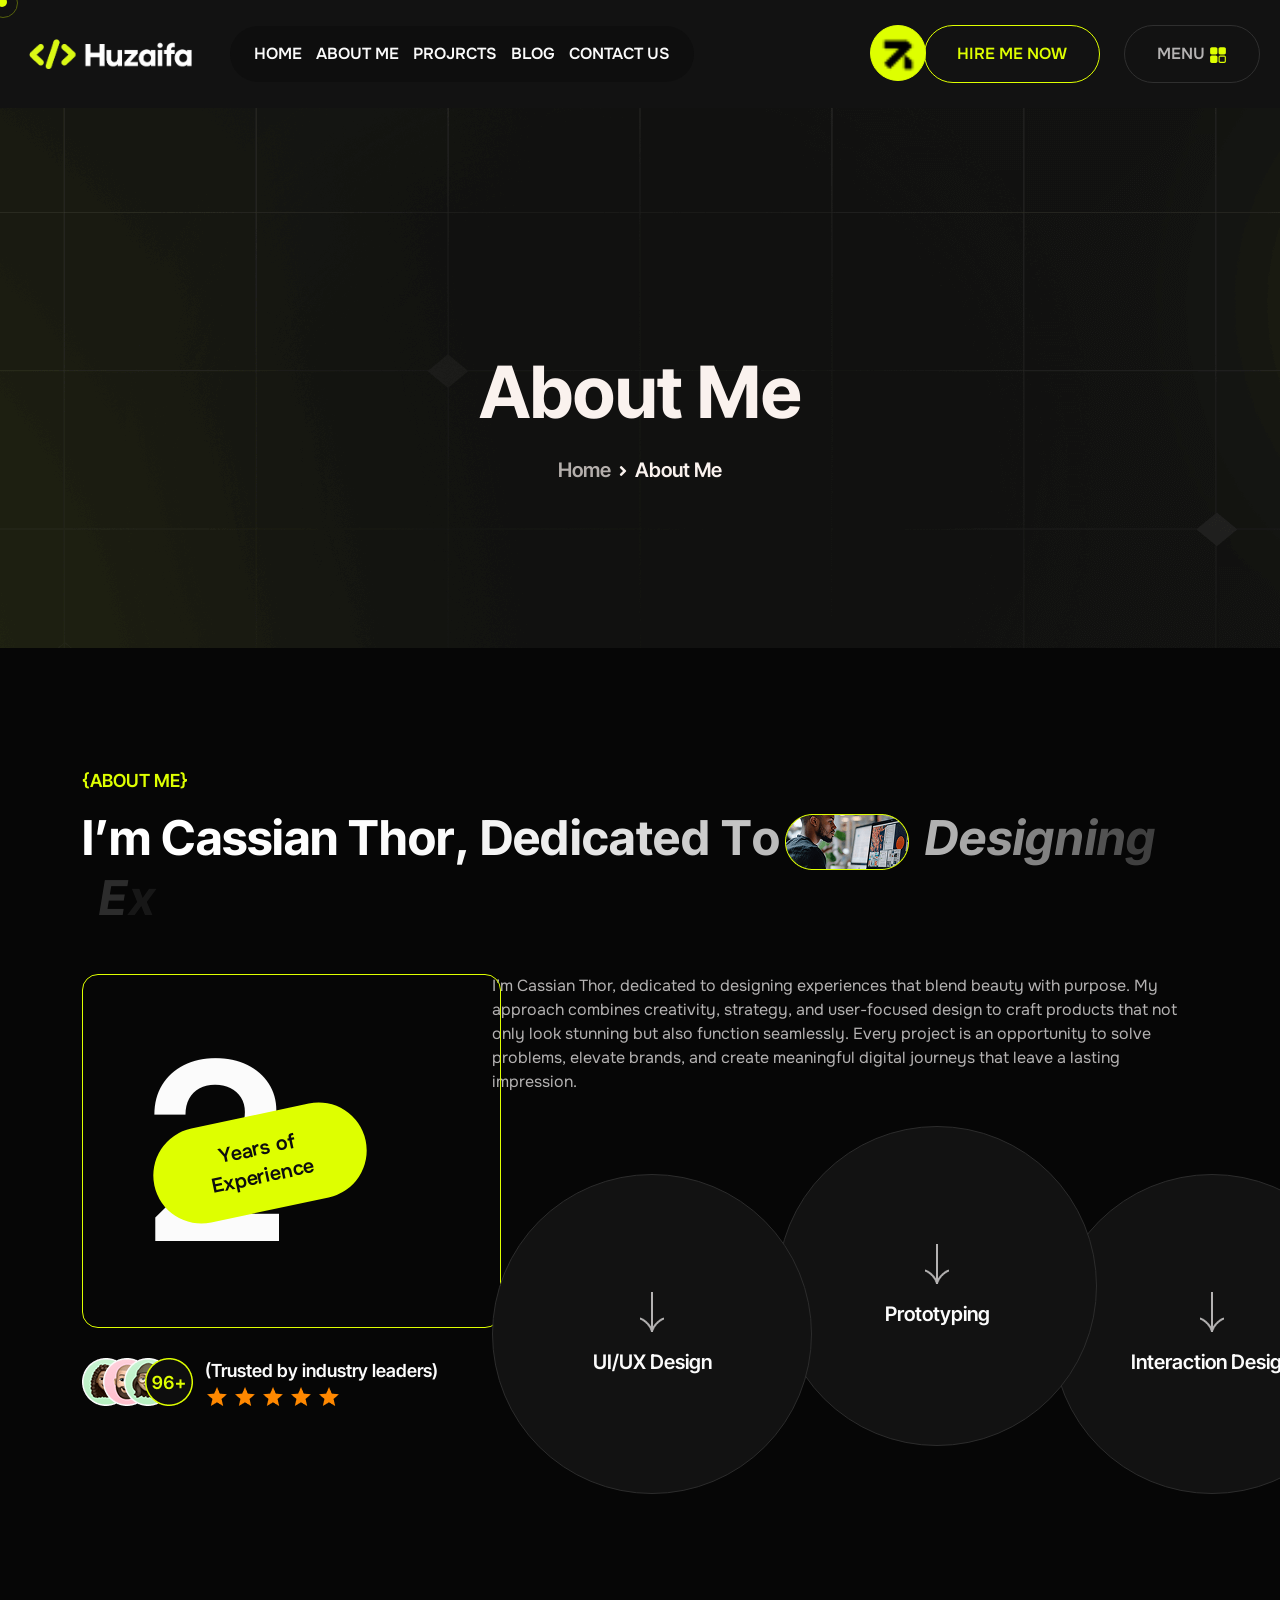
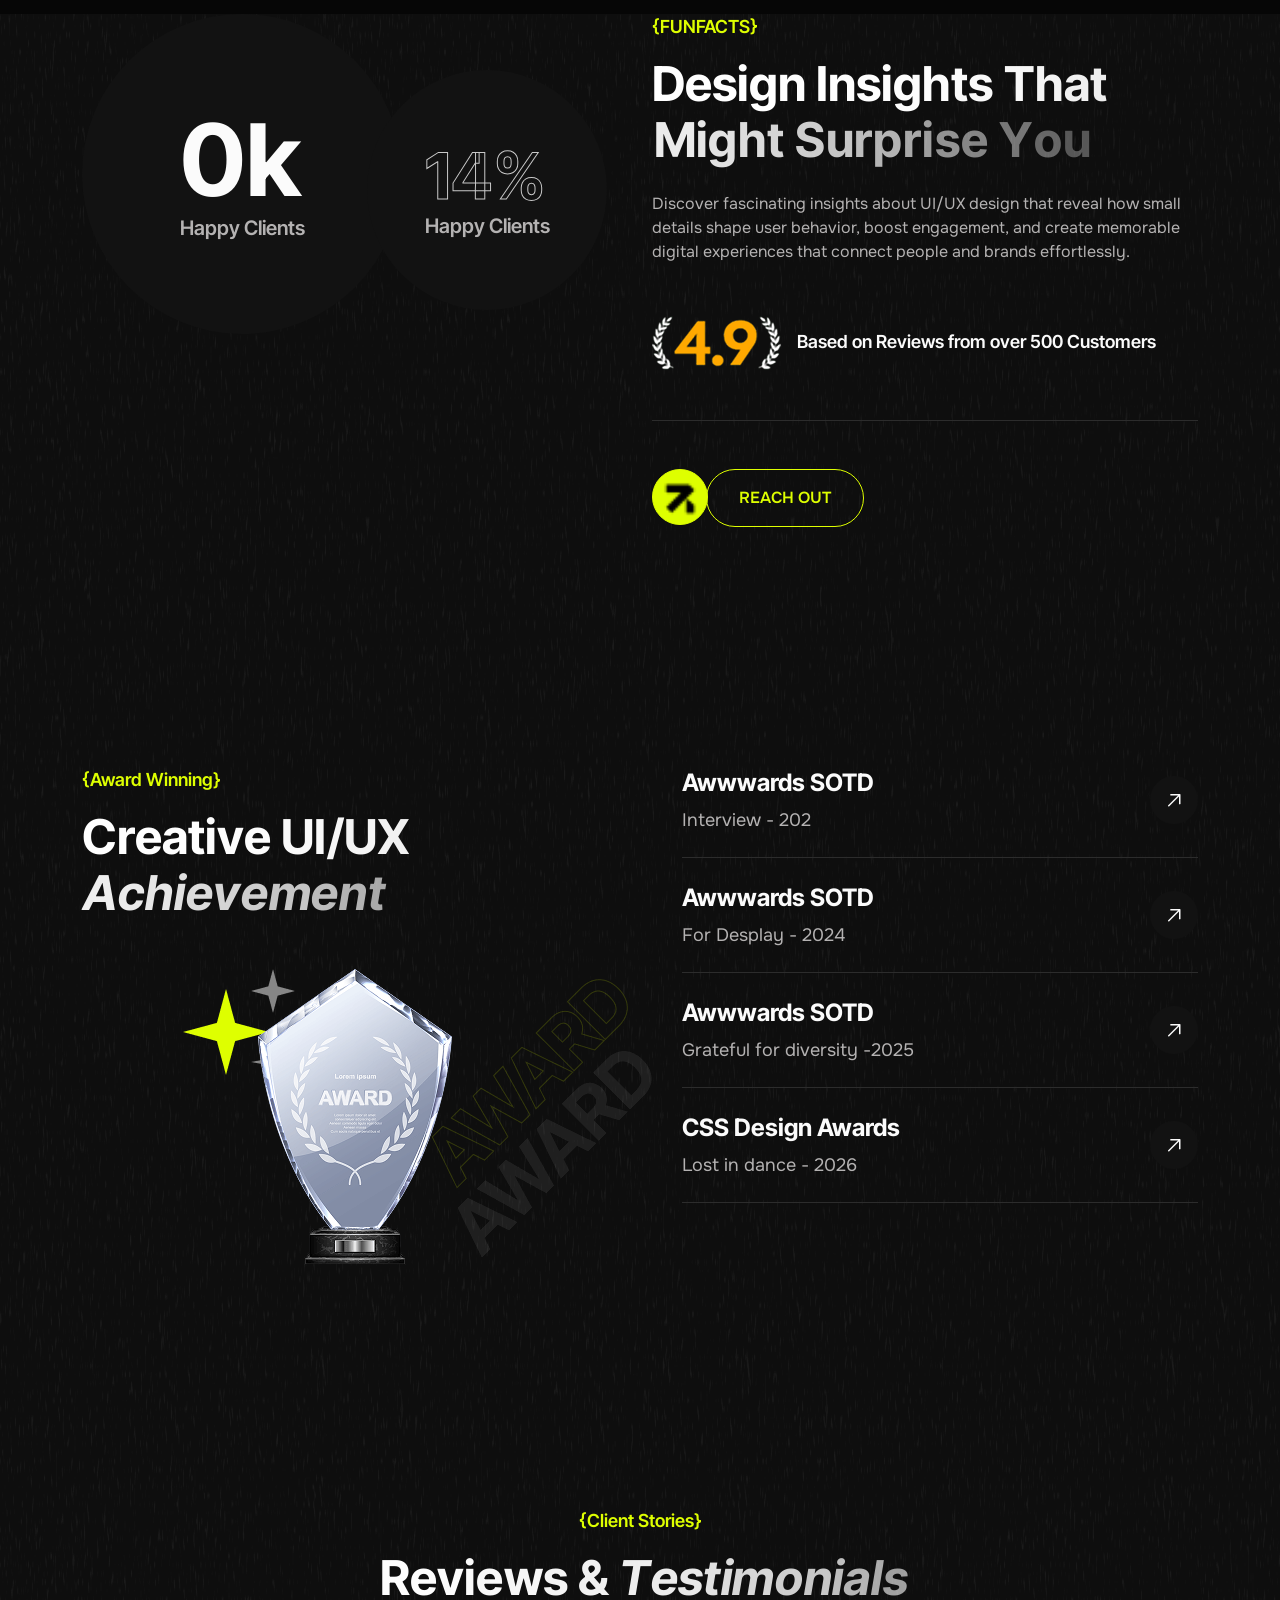
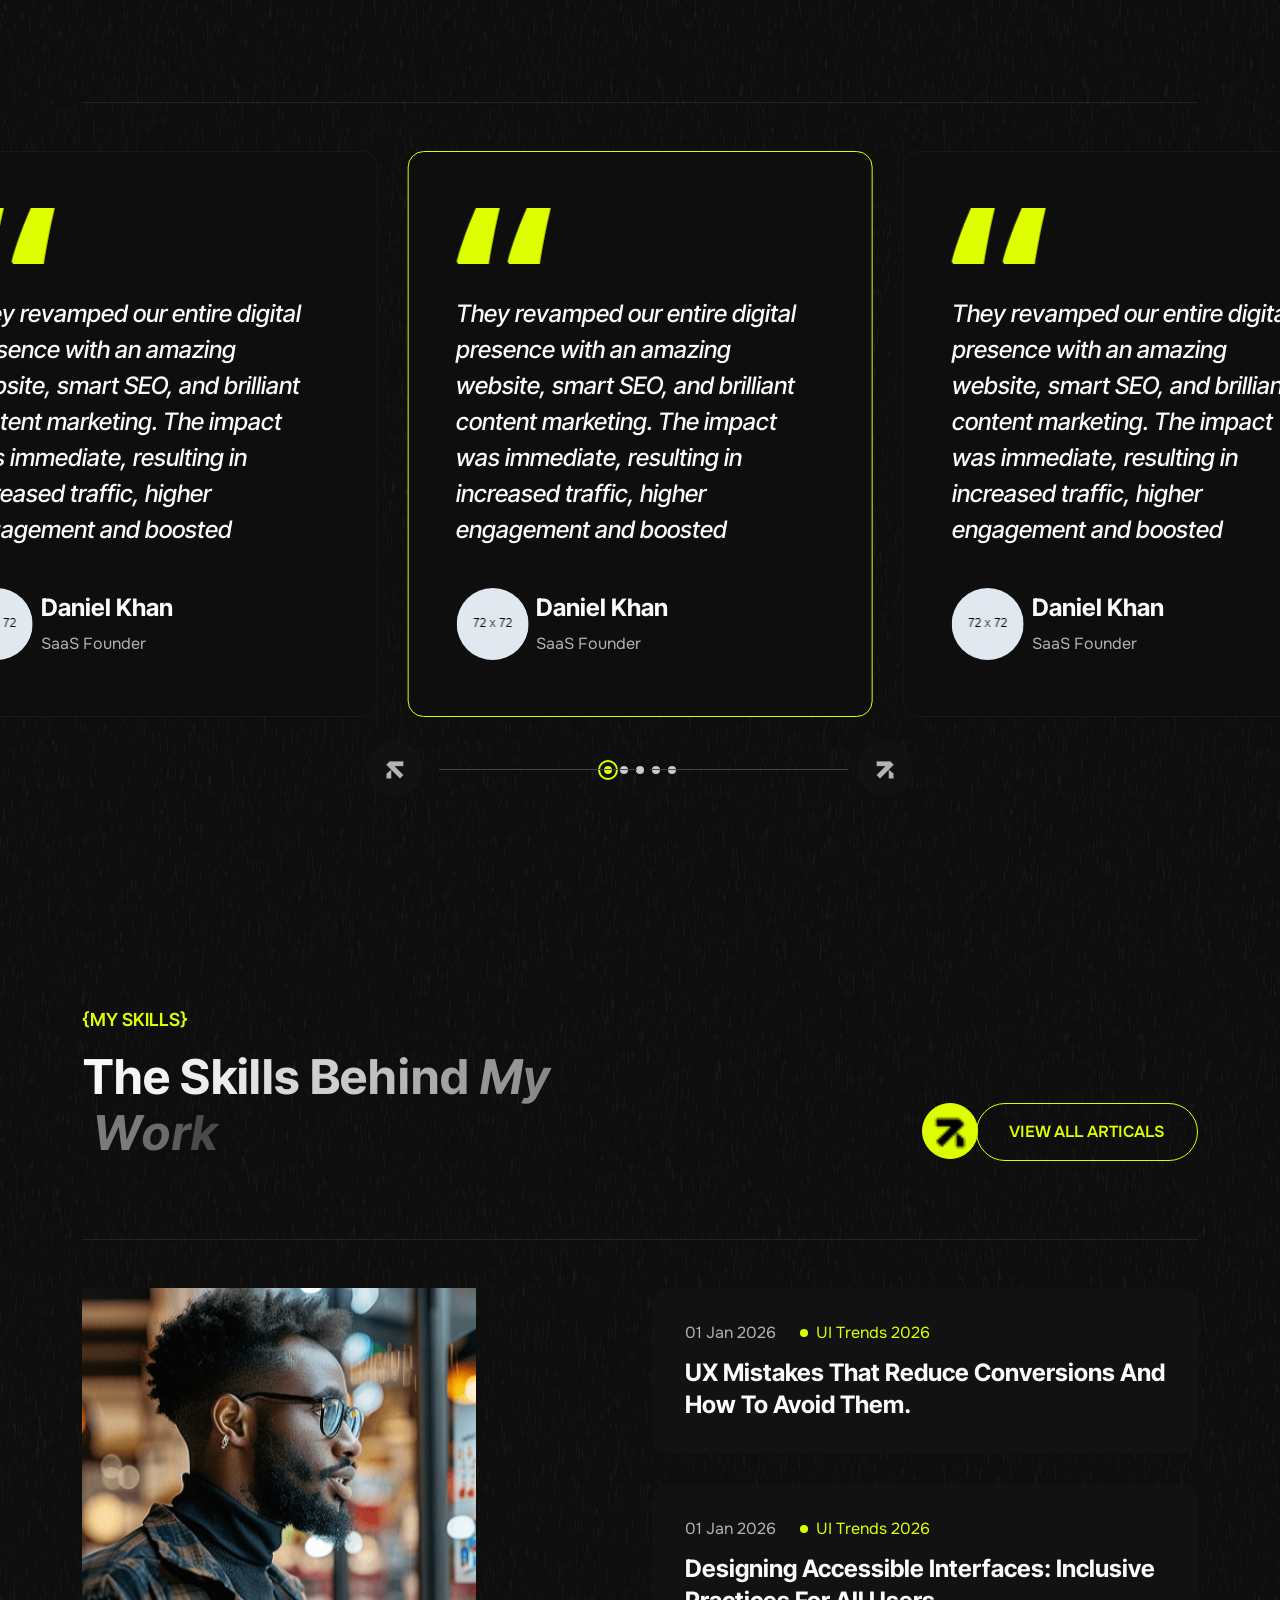
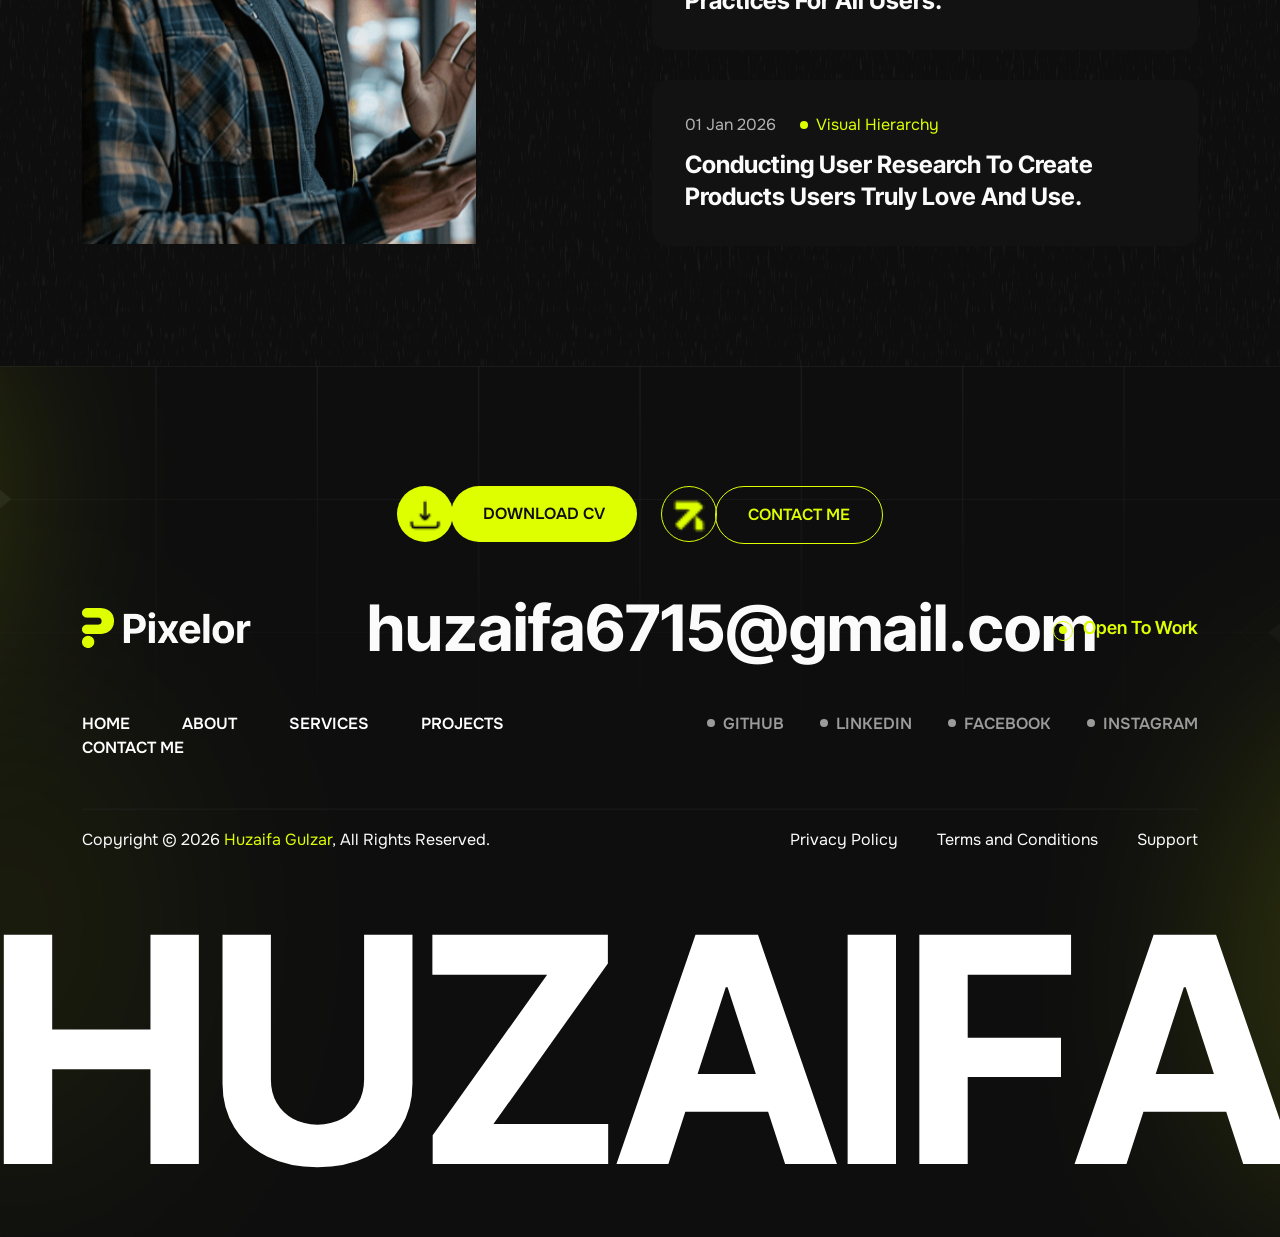
<file: about.html>
<!DOCTYPE html>
<html lang="en">

<head>
    <meta charset="UTF-8">
    <meta name="viewport" content="width=device-width, initial-scale=1.0">
    <title>Pixelor - About</title>

    <!-- fav logo -->
    <link rel="shortcut icon" href="assets/img/logo/th-fav-icon.png" type="image/x-icon">
    <!-- bootstrap css -->
    <link rel="stylesheet" href="assets/css/bootstrap.min.css">
    <!-- magnific-popup css -->
    <link rel="stylesheet" href="assets/css/magnific-popup.css">
    <!-- swiper-bundle -->
    <link rel="stylesheet" href="assets/css/swiper-bundle.min.css">
    <!-- nice-select -->
    <link rel="stylesheet" href="assets/css/nice-select.css">
    <!-- aos -->
    <link rel="stylesheet" href="assets/css/aos.css">
    <!-- fontawesome -->
    <link rel="stylesheet" href="assets/css/fontawesome-pro.css">
    <!-- odometer -->
    <link rel="stylesheet" href="assets/css/odometer-theme-default.min.css">
    <!-- style css -->
    <link rel="stylesheet" href="assets/css/style.css">
</head>

<body>
    <!-- Preloader -->
    <div class="preloader">
        <svg viewBox="0 0 1000 1000" preserveAspectRatio="none">
            <path id="svg" d="M0,1005S175,995,500,995s500,5,500,5V0H0Z"></path>
        </svg>
        <h5 class="preloader-text">Pixelor </h5>
    </div>
    <!-- =========== header area start =========== -->
    <header class="th-header-area th-header-sticky">
        <div class="th-header-wrapper">
            <div class="th-logo-menu-area">
                <div class="th-logo">
                    <a href="index.html"><img src="assets/img/logo/logo-white.png" height="60" alt=""></a>
                </div>
                <div class="th-main-menu">
                    <nav class="th-mobile-menu-active">
                        <ul>
                            <li class="has-dropdown">
                                <a href="index.html">HOME
                                    <!-- <span class="menu-dwn-arrow">
                                    <i
                                            class="fa-regular fa-angle-down"></i></span> -->
                                </a>
                                <!-- <ul class="sub-menu">
                                    <li><a href="index.html">Home-01</a></li>
                                    <li><a href="index-2.html">Home-02</a></li>
                                    <li><a href="index-3.html">Home-03</a></li>
                                </ul> -->
                            </li>
                            <li><a href="about.html">ABOUT ME</a></li>
                            <!-- <li class="has-dropdown">
                                <a href="#">PAGES 
                                    <span class="menu-dwn-arrow"><i
                                            class="fa-regular fa-angle-down"></i></span>
                                        </a>

                                <ul class="sub-menu">
                                    <li><a href="service.html">Service</a></li>
                                    <li><a href="service-details.html">Service Details</a></li>
                                    <li><a href="testimonial.html">Testimonial</a></li>
                                    <li><a href="404.html">404</a></li>
                                </ul>

                            </li> -->
                            <li class="has-dropdown">
                                <a href="portfolio.html">PROJRCTS
                                    <!-- <span class="menu-dwn-arrow"><i
                                            class="fa-regular fa-angle-down"></i></span> -->
                                </a>
                                <!-- <ul class="sub-menu">
                                    <li><a href="portfolio.html">Portfolio</a></li>
                                    <li><a href="portfolio-details.html">Portfolio Details</a></li>
                                </ul> -->
                            </li>
                            <li class="has-dropdown"><a href="blog.html">BLOG
                                    <!-- <span class="menu-dwn-arrow"><i
                                            class="fa-regular fa-angle-down"></i></span> -->
                                </a>
                                <!-- <ul class="sub-menu">
                                    <li><a href="blog-classic.html">Blog Classic</a></li>
                                    <li><a href="blog.html">Blog </a></li>
                                    <li><a href="blog-details.html">Blog Details</a></li>
                                </ul> -->
                            </li>
                            <li class="has-dropdown"><a href="contact.html">CONTACT US</a></li>
                        </ul>
                    </nav>
                </div>
            </div>
            <div class="th-header-top-btn-flex">
                <!-- header btn -->
                <div class="th-header-btn">
                    <a href="contact.html" class="th-primary-btn th-primary-btn-secondary2">
                        <span class="th-icon"><img src="assets/img/icon/th-footer-btn-icon.png" alt=""></span>
                        <span class="th-text th-upper">Hire Me now</span>
                    </a>
                </div>
                <!-- action btn -->
                <div class="th-header-action-item">
                    <a href="#" class="th-menu-btn th-offcanvas-toggle">MENU <span><img
                                src="assets/img/icon/th-menu.svg" alt=""></span></a>
                </div>
            </div>
        </div>
    </header>

    <!-- MouseCursor Start -->
    <div class="mouseCursor cursor-outer"></div>
    <div class="mouseCursor cursor-inner"></div>


    <!-- offcanvas menu start -->
    <div class="th-offcanvas">
        <div class="th-offcanvas-wrapper">
            <div class="th-offcanvas-header d-flex justify-content-between align-items-center mb-50">
                <div class="th-offcanvas-logo">
                    <a href="index.html"><img src="assets/img/logo/th-block-black1.1.png" alt=""></a>
                </div>
                <div class="th-offcanvas-close">
                    <button class="th-offcanvas-close-toggle"><i class="fa-regular fa-xmark"></i></button>
                </div>
            </div>

            <div class="th-offcanvas-menu d-xl-none mb-40">
                <nav></nav>
            </div>

            <div class="th-offcanvas-content mb-40">
                <h2 class="th-offcanvas-title">Hello There</h2>
                <p class="th-offcanvas-para">Lorem ipsum dolor sit amet consectetur, adipisicing elit.</p>
            </div>

            <div class="th-offcanvas-gallery mb-40">
                <a class="popup-image" href="assets/img/devceloper/th-blog-thumb2.1.png"><img class="w-100"
                        src="assets/img/devceloper/th-blog-thumb2.1.png" alt=""></a>

                <a class="popup-image" href="assets/img/devceloper/th-blog-thumb2.2.png"><img class="w-100"
                        src="assets/img/devceloper/th-blog-thumb2.2.png" alt=""></a>

                <a class="popup-image" href="assets/img/devceloper/th-blog-thumb2.1.png"><img class="w-100"
                        src="assets/img/devceloper/th-blog-thumb2.1.png" alt=""></a>

                <a class="popup-image" href="assets/img/devceloper/th-blog-thumb2.2.png"><img class="w-100"
                        src="assets/img/devceloper/th-blog-thumb2.2.png" alt=""></a>
            </div>



            <div class="th-offcanvas-info mb-30">
                <h3 class="th-offcanvas-title mb-20">Contact Us</h3>
                <a href="#">+57-9954-6476</a>
                <a href="#">hello@Pixelor.com</a>
                <a href="#">Los Angles,California</a>
            </div>

            <div class="th-offcanvas-social mb-30">
                <h3 class="th-offcanvas-title mb-20">Follow Us</h3>
                <a href="#"><i class="fab fa-facebook-f"></i></a>
                <a href="#"><i class="fab fa-twitter"></i></a>
                <a href="#"><i class="fab fa-linkedin-in"></i></a>
                <a href="#"><i class="fab fa-instagram"></i></a>
            </div>
        </div>
    </div>
    <div class="th-offcanvas-overlay"></div>
    <!-- offcanvas menu end -->


    <!-- =========== header area end =========== -->

    <main class="th-designer-bg parallaxie" style="background-image: url(./assets/img/designer/th-designer-bg.png);">
        <!-- =========== breadcrumb area start =========== -->
        <section class="th-breadcrumb-area" style="background-image: url(./assets/img/designer/th-breadcrumb-bg.png);">
            <div class="container">
                <div class="row">
                    <div class="col-xl-6 mx-auto text-center">
                        <div class="th-breadcrumb-content">
                            <h2 class="th-breadcrumb-title">About Me</h2>
                            <ul>
                                <li><a href="index.html">Home</a></li>
                                <li><span><i class="fa-solid fa-angle-right"></i></span></li>
                                <li><a href="#" class="active">About Me</a></li>
                            </ul>
                        </div>
                    </div>
                </div>
            </div>
        </section>

        <!-- =========== breadcrumb area end =========== -->


        <!-- =========== about area start =========== -->
        <section id="about" class="th-about-area p-relative z-index-1 fix pt-120 pb-90">
            <div class="container">
                <div class="row">
                    <div class="col-xl-12">
                        <div class="th-section-title mb-48">
                            <!-- th section subtitle -->
                            <p class="sub-title mb-16" data-aos="fade-up">{ABOUT ME}</p>
                            <!-- th section title -->
                            <h2 class="title text-anime-style-2">I’m Cassian Thor, Dedicated To <cite
                                    class="th-sm-img"><img src="assets/img/designer/th-text-icon.png" alt=""></cite>
                                <span>Designing Experiences</span> That Blend Beauty With Purpose.
                            </h2>
                        </div>
                    </div>
                </div>
                <div class="row">
                    <div class="col-xl-4">
                        <div class="p-relative mb-30">
                            <h2 class="th-exp-title"><span class="count">15</span></h2>
                            <p class="th-exp-box">
                                Years of Experience
                            </p>


                        </div>

                        <div class="th-exp-grop-flex">
                            <div class="th-exp-grop-flex-thumb">
                                <img src="assets/img/designer/th-ex-group-thumb.png" alt="">
                            </div>
                            <div class="th-exp-grop-flex-content">
                                <h3 class="title">(Trusted by industry leaders)</h3>
                                <div class="th-exp-box-review">
                                    <ul>
                                        <li><img src="assets/img/icon/th-star.png" alt=""></li>
                                        <li><img src="assets/img/icon/th-star.png" alt=""></li>
                                        <li><img src="assets/img/icon/th-star.png" alt=""></li>
                                        <li><img src="assets/img/icon/th-star.png" alt=""></li>
                                        <li><img src="assets/img/icon/th-star.png" alt=""></li>
                                    </ul>
                                </div>
                            </div>
                        </div>
                    </div>
                    <div class="col-xl-8">
                        <!-- th about boc content -->
                        <div class="th-about-box-wrap mb-30">
                            <!-- th section desc -->
                            <div class="th-section-title pb-32">
                                <p class="para">I’m Cassian Thor, dedicated to designing experiences that blend beauty
                                    with purpose. My approach combines creativity, strategy, and user-focused design to
                                    craft products that not only look stunning but also function seamlessly. Every
                                    project is an opportunity to solve problems, elevate brands, and create meaningful
                                    digital journeys that leave a lasting impression.</p>
                            </div>

                            <div class="th-circle-box-grid">
                                <!-- th single box -->
                                <div class="th-circle-box-grid-singlebox">
                                    <div class="th-icon pb-16">
                                        <span><img src="assets/img/icon/th-down-arrow.png" alt=""></span>
                                    </div>
                                    <div class="th-content">
                                        <h3 class="title"><a href="#">UI/UX Design</a></h3>
                                    </div>
                                </div>
                                <!-- th single box -->
                                <div class="th-circle-box-grid-singlebox">
                                    <div class="th-icon pb-16">
                                        <span><img src="assets/img/icon/th-down-arrow.png" alt=""></span>
                                    </div>
                                    <div class="th-content">
                                        <h3 class="title"><a href="#">Prototyping</a></h3>
                                    </div>
                                </div>
                                <!-- th single box -->
                                <div class="th-circle-box-grid-singlebox">
                                    <div class="th-icon pb-16">
                                        <span><img src="assets/img/icon/th-down-arrow.png" alt=""></span>
                                    </div>
                                    <div class="th-content">
                                        <h3 class="title"><a href="#">Interaction Design</a></h3>
                                    </div>
                                </div>
                            </div>

                        </div>
                    </div>
                </div>
            </div>
        </section>
        <!-- =========== about area end =========== -->

        <!-- =========== fact area start =========== -->
        <section class="th-fact-wrap pb-90">
            <div class="container">
                <div class="row">
                    <div class="col-xl-6 mb-30">
                        <div class="th-funfact-wrap">
                            <div class="row">
                                <div class="col-xl-6">
                                    <!-- single fact box -->
                                    <div class="th-single-fact mr24">
                                        <h3 class="th-fact-title"><span class="count">3</span>k</h3>
                                        <h4 class="th-para">Happy Clients</h4>
                                    </div>
                                </div>
                                <div class="col-xl-6">
                                    <!-- single fact box -->
                                    <div class="th-single-fact th-single-fact-2 mt-56">
                                        <h3 class="th-fact-title th-fact-title-2"><span class="count">100</span>%</h3>
                                        <h4 class="th-para">Happy Clients</h4>
                                    </div>
                                </div>
                            </div>
                        </div>
                    </div>
                    <div class="col-xl-6 mb-30">
                        <div class="th-fact-content-wrap">
                            <div class="th-section-title mb-48">
                                <!-- th section subtitle -->
                                <p class="sub-title mb-16" data-aos="fade-up">{FUNFACTS}</p>
                                <!-- th section title -->
                                <h2 class="title text-anime-style-2 mb-24">Design Insights That Might Surprise You</h2>
                                <p class="th-para">Discover fascinating insights about UI/UX design that reveal how
                                    small details shape user behavior, boost engagement, and create memorable digital
                                    experiences that connect people and brands effortlessly.</p>
                            </div>

                            <div class="th-fact-award-flex">
                                <div class="th-title-rasting"><img src="assets/img/designer/th-rasting.png" alt="">
                                </div>
                                <h2 class="th-awrad-title">Based on Reviews from over 500 Customers</h2>
                            </div>

                            <!-- header btn -->
                            <div class="th-fact-btn">
                                <a href="award.html" class="th-primary-btn th-primary-btn-secondary2">
                                    <span class="th-icon"><img src="assets/img/icon/th-footer-btn-icon.png"
                                            alt=""></span>
                                    <span class="th-text th-upper">Reach Out</span>
                                </a>
                            </div>
                        </div>
                    </div>
                </div>
            </div>
        </section>
        <!-- =========== fact area end =========== -->

        <!--================= award section Start =================-->
        <section class="th-award-bg pt-120 pb-90 parallaxie"
            style="background-image: url(./assets/img/designer/th-award1.1.png);">
            <div class="container">
                <div class="row">
                    <div class="col-xl-6 col-lg-6 mb-30">
                        <div class="th-award-title">
                            <div class="th-section-title mb-48">
                                <!-- th section subtitle -->
                                <p class="sub-title mb-16" data-aos="fade-up">{Award Winning}</p>
                                <!-- th section title -->
                                <h2 class="title text-anime-style-2">Creative UI/UX <span>Achievement</span></h2>
                            </div>

                            <div class="tharard-thumb-wrap text-center p-relative">
                                <div class="thaward-main-thumb">
                                    <img src="assets/img/designer/thaward-thumb1.1.png" alt="">
                                </div>
                                <!-- shape 1 -->
                                <div class="th-award-thumbshape1 aniamtion-key-1 d-none d-xl-block">
                                    <img src="assets/img/designer/awardshape.png" alt="">
                                </div>
                                <!-- shape 2 -->
                                <div class="th-award-thumbshape2 aniamtion-key-5 d-none d-xl-block">
                                    <img src="assets/img/designer/text-shape1.1.png" alt="">
                                </div>
                            </div>
                        </div>
                    </div>
                    <div class="col-xl-6 col-lg-6 mb-30">
                        <div class="th-award-items-flex p-relative">
                            <!-- content -->
                            <div class="th-awaard-content-wrap">
                                <h3 class="th-title"><a href="#">Awwwards SOTD</a></h3>
                                <p class="th-para">Interview - 202</p>
                            </div>
                            <!-- icon -->
                            <div class="th-award-icon">
                                <a href="#"><span><img src="assets/img/designer/award-arrow.png" alt=""></span></a>
                            </div>
                            <!-- shape -->
                            <div class="th-award-right-arrow">
                                <img src="assets/img/designer/arrow-right-aa.png" alt="">
                            </div>
                        </div>

                        <div class="th-award-items-flex p-relative">
                            <!-- content -->
                            <div class="th-awaard-content-wrap">
                                <h3 class="th-title"><a href="#">Awwwards SOTD</a></h3>
                                <p class="th-para">For Desplay - 2024</p>
                            </div>
                            <!-- icon -->
                            <div class="th-award-icon">
                                <a href="#"><span><img src="assets/img/designer/award-arrow.png" alt=""></span></a>
                            </div>
                            <!-- shape -->
                            <div class="th-award-right-arrow">
                                <img src="assets/img/designer/arrow-right-aa.png" alt="">
                            </div>
                        </div>

                        <div class="th-award-items-flex p-relative">
                            <!-- content -->
                            <div class="th-awaard-content-wrap">
                                <h3 class="th-title"><a href="#">Awwwards SOTD</a></h3>
                                <p class="th-para">Grateful for diversity -2025</p>
                            </div>
                            <!-- icon -->
                            <div class="th-award-icon">
                                <a href="#"><span><img src="assets/img/designer/award-arrow.png" alt=""></span></a>
                            </div>
                            <!-- shape -->
                            <div class="th-award-right-arrow">
                                <img src="assets/img/designer/arrow-right-aa.png" alt="">
                            </div>
                        </div>

                        <div class="th-award-items-flex p-relative">
                            <!-- content -->
                            <div class="th-awaard-content-wrap">
                                <h3 class="th-title"><a href="#">CSS Design Awards</a></h3>
                                <p class="th-para">Lost in dance - 2026</p>
                            </div>
                            <!-- icon -->
                            <div class="th-award-icon">
                                <a href="#"><span><img src="assets/img/designer/award-arrow.png" alt=""></span></a>
                            </div>
                            <!-- shape -->
                            <div class="th-award-right-arrow">
                                <img src="assets/img/designer/arrow-right-aa.png" alt="">
                            </div>
                        </div>
                    </div>
                </div>
            </div>
        </section>

        <section class="vkl-aaward-bg d-none parallaxie"
            style="background-image: url(./assets/img/designer/th-award-bg-1.1.png);">
            <div class="container-fluid text-center">
                <h2 class="th-awrd-title th-upper">ards <span>Awards</span> <i>Awar</i></h2>
            </div>

            <div class="container">
                <div class="row">
                    <div class="vl-award-heading-grid">
                        <h3 class="vl-award-heading">Project</h3>
                        <h3 class="vl-award-heading">Awards</h3>
                        <h3 class="vl-award-heading">Year</h3>
                    </div>
                </div>
                <div class="vl-award">
                    <div class="row">
                        <div class="col-lg-12">
                            <div class="vl-award-item-wrap" data-aos="fade-up">
                                <!-- single item -->
                                <div class="vl_fade_anim">
                                    <div class="vl-award-item hover-reveal-item p-relative">
                                        <div class="row align-items-center">
                                            <div class="col-md-4">
                                                <div class="vl-award-box-left">
                                                    <span class="vl-award-text">Grateful For Diversity</span>
                                                </div>
                                            </div>
                                            <div class="col-md-4">
                                                <div class="vl-award-box-content">
                                                    <span class="vl-award-position">Webflow Showcase</span>
                                                </div>
                                            </div>
                                            <div class="col-md-4">
                                                <div class="vl-award-box-year">
                                                    <h3 class="th-year">{2022}</h3>
                                                </div>
                                            </div>
                                        </div>
                                        <div class="vl-award-reveal-img"
                                            data-background="assets/img/designer/th-award-thumb1.1.png"></div>
                                    </div>
                                </div>
                                <!-- single item -->
                                <div class="vl_fade_anim">
                                    <div class="vl-award-item hover-reveal-item p-relative">
                                        <div class="row align-items-center">
                                            <div class="col-md-4">
                                                <div class="vl-award-box-left">
                                                    <span class="vl-award-text">Grateful For Diversity</span>
                                                </div>
                                            </div>
                                            <div class="col-md-4">
                                                <div class="vl-award-box-content">
                                                    <span class="vl-award-position">Awwwards SOTD</span>
                                                </div>
                                            </div>
                                            <div class="col-md-4">
                                                <div class="vl-award-box-year">
                                                    <h3 class="th-year">{2023}</h3>
                                                </div>
                                            </div>
                                        </div>
                                        <div class="vl-award-reveal-img"
                                            data-background="assets/img/designer/th-award-thumb1.1.png"></div>
                                    </div>
                                </div>
                                <!-- single item -->
                                <div class="vl_fade_anim">
                                    <div class="vl-award-item hover-reveal-item p-relative">
                                        <div class="row align-items-center">
                                            <div class="col-md-4">
                                                <div class="vl-award-box-left">
                                                    <span class="vl-award-text">Lost In Dance</span>
                                                </div>
                                            </div>
                                            <div class="col-md-4">
                                                <div class="vl-award-box-content">
                                                    <span class="vl-award-position">CSS Design Awards</span>
                                                </div>
                                            </div>
                                            <div class="col-md-4">
                                                <div class="vl-award-box-year">
                                                    <h3 class="th-year">{2024}</h3>
                                                </div>
                                            </div>
                                        </div>
                                        <div class="vl-award-reveal-img"
                                            data-background="assets/img/designer/th-award-thumb1.1.png"></div>
                                    </div>
                                </div>
                                <!-- single item -->
                                <div class="vl_fade_anim">
                                    <div class="vl-award-item hover-reveal-item p-relative">
                                        <div class="row align-items-center">
                                            <div class="col-md-4">
                                                <div class="vl-award-box-left">
                                                    <span class="vl-award-text">Lost In Dance</span>
                                                </div>
                                            </div>
                                            <div class="col-md-4">
                                                <div class="vl-award-box-content">
                                                    <span class="vl-award-position">CSS Design Awards</span>
                                                </div>
                                            </div>
                                            <div class="col-md-4">
                                                <div class="vl-award-box-year">
                                                    <h3 class="th-year">{2025}</h3>
                                                </div>
                                            </div>
                                        </div>
                                        <div class="vl-award-reveal-img"
                                            data-background="assets/img/designer/th-award-thumb1.1.png"></div>
                                    </div>
                                </div>
                            </div>
                        </div>
                    </div>
                </div>
            </div>
        </section>
        <!--================= award section End =================-->

        <!-- =========== testimonial area start =========== -->
        <section class="th-skill-area fix pt-120 pb-90">
            <div class="container">
                <div class="row">
                    <div class="col-xl-6 col-md-7 mx-auto text-center">
                        <div class="th-section-title mb-48">
                            <!-- th section subtitle -->
                            <p class="sub-title mb-16" data-aos="fade-up">{Client Stories}</p>
                            <!-- th section title -->
                            <h2 class="title text-anime-style-2">Reviews & <span>Testimonials</span></h2>
                        </div>
                    </div>
                </div>
                <hr class="th-skill-border">
            </div>
            <div class="container-fluid">
                <div class="row">
                    <div class="col-xl-12">
                        <div class="p-relative">
                            <div class="swiper th-project-active-margin thtestimonialactive1">
                                <div class="swiper-wrapper">
                                    <div class="swiper-slide">
                                        <div class="th-testimonial-content-wrap">
                                            <!-- th quote -->
                                            <div class="th-quote">
                                                <img src="assets/img/designer/th-quote.png" alt="">
                                            </div>
                                            <h3 class="th-text">They revamped our entire digital presence with an
                                                amazing website, smart SEO, and brilliant content marketing. The impact
                                                was immediate, resulting in increased traffic, higher engagement and
                                                boosted </h3>

                                            <div class="th-testimonial-authflex">
                                                <div class="th-thumb">
                                                    <img src="assets/img/designer/th-auth-flex-test.png" alt="">
                                                </div>
                                                <div class="th-content">
                                                    <h3 class="th-title"><a href="testimonial.html">Daniel Khan</a></h3>
                                                    <p class="th-desc">SaaS Founder</p>
                                                </div>
                                            </div>
                                        </div>
                                    </div>

                                    <div class="swiper-slide">
                                        <div class="th-testimonial-content-wrap">
                                            <!-- th quote -->
                                            <div class="th-quote">
                                                <img src="assets/img/designer/th-quote.png" alt="">
                                            </div>
                                            <h3 class="th-text">They revamped our entire digital presence with an
                                                amazing website, smart SEO, and brilliant content marketing. The impact
                                                was immediate, resulting in increased traffic, higher engagement and
                                                boosted </h3>

                                            <div class="th-testimonial-authflex">
                                                <div class="th-thumb">
                                                    <img src="assets/img/designer/th-auth-flex-test.png" alt="">
                                                </div>
                                                <div class="th-content">
                                                    <h3 class="th-title"><a href="testimonial.html">Daniel Khan</a></h3>
                                                    <p class="th-desc">SaaS Founder</p>
                                                </div>
                                            </div>
                                        </div>
                                    </div>

                                    <div class="swiper-slide">
                                        <div class="th-testimonial-content-wrap">
                                            <!-- th quote -->
                                            <div class="th-quote">
                                                <img src="assets/img/designer/th-quote.png" alt="">
                                            </div>
                                            <h3 class="th-text">They revamped our entire digital presence with an
                                                amazing website, smart SEO, and brilliant content marketing. The impact
                                                was immediate, resulting in increased traffic, higher engagement and
                                                boosted </h3>

                                            <div class="th-testimonial-authflex">
                                                <div class="th-thumb">
                                                    <img src="assets/img/designer/th-auth-flex-test.png" alt="">
                                                </div>
                                                <div class="th-content">
                                                    <h3 class="th-title"><a href="testimonial.html">Daniel Khan</a></h3>
                                                    <p class="th-desc">SaaS Founder</p>
                                                </div>
                                            </div>
                                        </div>
                                    </div>
                                    <div class="swiper-slide">
                                        <div class="th-testimonial-content-wrap">
                                            <!-- th quote -->
                                            <div class="th-quote">
                                                <img src="assets/img/designer/th-quote.png" alt="">
                                            </div>
                                            <h3 class="th-text">They revamped our entire digital presence with an
                                                amazing website, smart SEO, and brilliant content marketing. The impact
                                                was immediate, resulting in increased traffic, higher engagement and
                                                boosted </h3>

                                            <div class="th-testimonial-authflex">
                                                <div class="th-thumb">
                                                    <img src="assets/img/designer/th-auth-flex-test.png" alt="">
                                                </div>
                                                <div class="th-content">
                                                    <h3 class="th-title"><a href="testimonial.html">Daniel Khan</a></h3>
                                                    <p class="th-desc">SaaS Founder</p>
                                                </div>
                                            </div>
                                        </div>
                                    </div>
                                    <div class="swiper-slide">
                                        <div class="th-testimonial-content-wrap">
                                            <!-- th quote -->
                                            <div class="th-quote">
                                                <img src="assets/img/designer/th-quote.png" alt="">
                                            </div>
                                            <h3 class="th-text">They revamped our entire digital presence with an
                                                amazing website, smart SEO, and brilliant content marketing. The impact
                                                was immediate, resulting in increased traffic, higher engagement and
                                                boosted </h3>

                                            <div class="th-testimonial-authflex">
                                                <div class="th-thumb">
                                                    <img src="assets/img/designer/th-auth-flex-test.png" alt="">
                                                </div>
                                                <div class="th-content">
                                                    <h3 class="th-title"><a href="testimonial.html">Daniel Khan</a></h3>
                                                    <p class="th-desc">SaaS Founder</p>
                                                </div>
                                            </div>
                                        </div>
                                    </div>
                                </div>
                                <!-- navigation -->
                                <div class="th-control-pagination">
                                    <div class="swiper-pagination"></div>
                                </div>
                            </div>
                        </div>
                    </div>
                </div>
            </div>
            <div class="container">
                <div class="row">
                    <div class="col-xl-6 col-lg-9 d-none d-lg-block mx-auto">
                        <div class="th-slider-arrow-control">
                            <div class="swiper-pagination"></div>
                            <div class="th-testimonial-navigation">
                                <div class="th-testimonial-navigation-next th-testimonial-navigation-button"><span><img
                                            src="assets/img/icon/th-arrow-right.png" alt=""></span></div>
                                <div class="th-testimonial-navigation-prev th-testimonial-navigation-button"><span><img
                                            src="assets/img/icon/th-arrow-left.png" alt=""></span></div>
                            </div>
                        </div>

                    </div>
                </div>
            </div>
        </section>
        <!-- =========== textimonial area end =========== -->


        <!-- =========== skill area start =========== -->
        <section class="th-skill-area fix pt-120 pb-90">
            <div class="container">
                <div class="row align-items-end">
                    <div class="col-xl-6 col-md-7">
                        <div class="th-section-title mb-30">
                            <!-- th section subtitle -->
                            <p class="sub-title mb-16" data-aos="fade-up">{MY SKILLS}</p>
                            <!-- th section title -->
                            <h2 class="title text-anime-style-2">The Skills Behind <span>My Work</span></h2>
                        </div>
                    </div>
                    <div class="col-xl-6 col-md-5">
                        <div class="th-skil-btn-2">
                            <a href="blog-details.html" class="th-primary-btn th-primary-btn-secondary2 mb-30">
                                <span class="th-icon"><img src="assets/img/icon/th-footer-btn-icon.png" alt=""></span>
                                <span class="th-text">VIEW ALL ARTICALS</span>
                            </a>
                        </div>
                    </div>
                </div>
                <hr class="th-skill-border">
                <div class="row">
                    <div class="col-xl-6 col-md-6 mb-30">
                        <div class="th-skill-wrap p-relative">
                            <!-- th skill thumb -->
                            <div class="th-skill-wrap-thumb p-relative reveal image-anime p-relative">
                                <img class="w-100" src="assets/img/designer/th-skil-bg.png" alt="">
                            </div>
                            <!-- th skill primary btn -->
                            <div class="th-skill-btn">
                                <a href="blog-details.html" class="th-primary-btn th-primary-btn-secondary3">
                                    <span class="th-icon"><img src="assets/img/icon/th-footer-btn-icon.png"
                                            alt=""></span>
                                    <span class="th-text">VIEW ALL ARTICALS</span>
                                </a>
                            </div>
                        </div>
                    </div>
                    <div class="col-xl-6 col-md-6">
                        <div class="th-skill-box-wrap">
                            <!-- th skill single box -->
                            <div class="th-skill-box mb-30">
                                <!-- th meta -->
                                <div class="th-skill-box-meta">
                                    <p class="th-date">01 Jan 2026</p>
                                    <p class="th-tag">UI Trends 2026</p>
                                </div>
                                <h3 class="th-title pt-12"><a href="blog-details.html">UX Mistakes That Reduce
                                        Conversions And How To Avoid Them.</a></h3>
                            </div>

                            <!-- th skill single box -->
                            <div class="th-skill-box mb-30">
                                <!-- th meta -->
                                <div class="th-skill-box-meta">
                                    <p class="th-date">01 Jan 2026</p>
                                    <p class="th-tag">UI Trends 2026</p>
                                </div>
                                <h3 class="th-title pt-12"><a href="blog-details.html">Designing Accessible Interfaces:
                                        Inclusive Practices For All Users.</a></h3>
                            </div>

                            <!-- th skill single box -->
                            <div class="th-skill-box mb-30">
                                <!-- th meta -->
                                <div class="th-skill-box-meta">
                                    <p class="th-date">01 Jan 2026</p>
                                    <p class="th-tag">Visual Hierarchy</p>
                                </div>
                                <h3 class="th-title pt-12"><a href="blog-details.html">Conducting User Research To
                                        Create Products Users Truly Love And Use.</a></h3>
                            </div>
                        </div>
                    </div>
                </div>
            </div>
        </section>
        <!-- =========== skill area end =========== -->
    </main>

    <!-- =========== footer area start =========== -->
    <footer class="th-footer-area fix pt-120" style="background-image: url(./assets/img/footer/th-footer-bg.png);">
        <div class="container">
            <div class="row">
                <div class="col-xl-6 mx-auto text-center">
                    <div class="th-footer-btn-wrap">
                        <a href="assets/cv/Huzaifa-Gulzar-CV.pdf" class="th-primary-btn" data-aos="fade-up" download>
                            <span class="th-icon"><img src="assets/img/icon/download.png" alt=""></span>
                            <span class="th-text">DOWNLOAD CV</span>
                        </a>

                        <a href="contact.html" class="th-primary-btn th-primary-btn-secondary" data-aos="fade-up">
                            <span class="th-icon"><img src="assets/img/icon/th-footer-btn-icon.png" alt=""></span>
                            <span class="th-text">CONTACT ME</span>
                        </a>
                    </div>
                </div>
            </div>

            <div class="row align-items-center">
                <div class="col-xl-3 col-lg-3 col-md-2">
                    <div class="th-footer-left-logo">
                        <img src="assets/img/logo/th-logo-white.png" alt="Huzaifa Gulzar Logo">
                    </div>
                </div>

                <div class="col-xl-6 col-lg-6 col-md-7 mx-auto text-center">
                    <h2 class="th-footer-mail-title">
                        <a href="mailto:huzaifa6715@gmail.com">huzaifa6715@gmail.com</a>
                    </h2>
                </div>

                <div class="col-xl-3 col-lg-3 col-md-3">
                    <h3 class="th-opentowork"><span></span>Open To Work</h3>
                </div>
            </div>

            <div class="row">
                <div class="col-xl-6 col-lg-6 text-center text-xl-start">
                    <div class="th-footer-widget-1 mb-30">
                        <div class="th-footer-menu">
                            <ul>
                                <li><a href="index.html">Home</a></li>
                                <li><a href="#about">About</a></li>
                                <li><a href="#services">Services</a></li>
                                <li><a href="portfolio-details.html">Projects</a></li>
                                <li><a href="contact.html">Contact Me</a></li>
                            </ul>
                        </div>
                    </div>
                </div>

                <div class="col-xl-6 col-lg-6 text-center text-xl-end">
                    <div class="th-footer-widget-2 mb-30">
                        <div class="th-footer-social">
                            <ul>
                                <li><a href="#">GitHub</a></li>
                                <li><a href="#">LinkedIn</a></li>
                                <li><a href="#">Facebook</a></li>
                                <li><a href="#">Instagram</a></li>
                            </ul>
                        </div>
                    </div>
                </div>
            </div>

            <hr class="th-footer-border">
        </div>

        <div class="container">
            <div class="row">
                <div class="copyright-top-border">
                    <div class="row">
                        <div class="col-xl-6 col-md-6">
                            <div class="th-copyright mb-40">
                                <p class="th-copyright-text">
                                    Copyright © 2026 <a href="index.html">Huzaifa Gulzar</a>, All Rights Reserved.
                                </p>
                            </div>
                        </div>

                        <div class="col-xl-6 col-md-6 text-end">
                            <div class="th-copyright-menu mb-40">
                                <ul>
                                    <li><a href="#">Privacy Policy</a></li>
                                    <li><a href="#">Terms and Conditions</a></li>
                                    <li><a href="#">Support</a></li>
                                </ul>
                            </div>
                        </div>
                    </div>
                </div>
            </div>
        </div>

        <div class="container">
            <a href="contact.html" data-aos="fade-up">
                <div class="footer-large-title tp_fade_anim mb-30">
                    <h3 class="footer-title">HUZAIFA</h3>
                </div>
            </a>
        </div>
    </footer>
    <!-- =========== footer area end =========== -->
    <!-- progress -->
    <div class="paginacontainer">
        <div class="progress-wrap">
            <svg class="progress-circle svg-content" width="100%" height="100%" viewBox="-1 -1 102 102">
                <path d="M50,1 a49,49 0 0,1 0,98 a49,49 0 0,1 0,-98" />
            </svg>
        </div>
    </div>
    <!-- =========== footer area end =========== -->


    <!-- js file include here -->
    <!-- jquery js -->
    <script src="assets/js/jquery-3.7.1.min.js"></script>
    <!-- bootstrap js -->
    <script src="assets/js/bootstrap.bundle.min.js"></script>
    <!-- magnific-popup js -->
    <script src="assets/js/jquery.magnific-popup.min.js"></script>
    <!-- swiper-bundle js -->
    <script src="assets/js/swiper-bundle.min.js"></script>
    <!-- nice-select js -->
    <script src="assets/js/nice-select.js"></script>
    <!-- aos js -->
    <script src="assets/js/aos.js"></script>
    <script src="assets/js/fontawesome.min.js"></script>
    <!-- plugin js -->
    <script src="assets/js/plugin.js"></script>
    <script src="assets/js/gAnim.js"></script>
    <!-- SmoothScroll js -->
    <script src="assets/js/SmoothScroll.js"></script>
    <!-- counter -->
    <script src="assets/js/jquery.waypoints.js"></script>
    <script src="assets/js/jquery.counterup.min.js"></script>

    <script src="assets/js/parallaxie.js"></script>
    <!-- main js -->
    <script src="assets/js/main.js"></script>
</body>

</html>
</file>
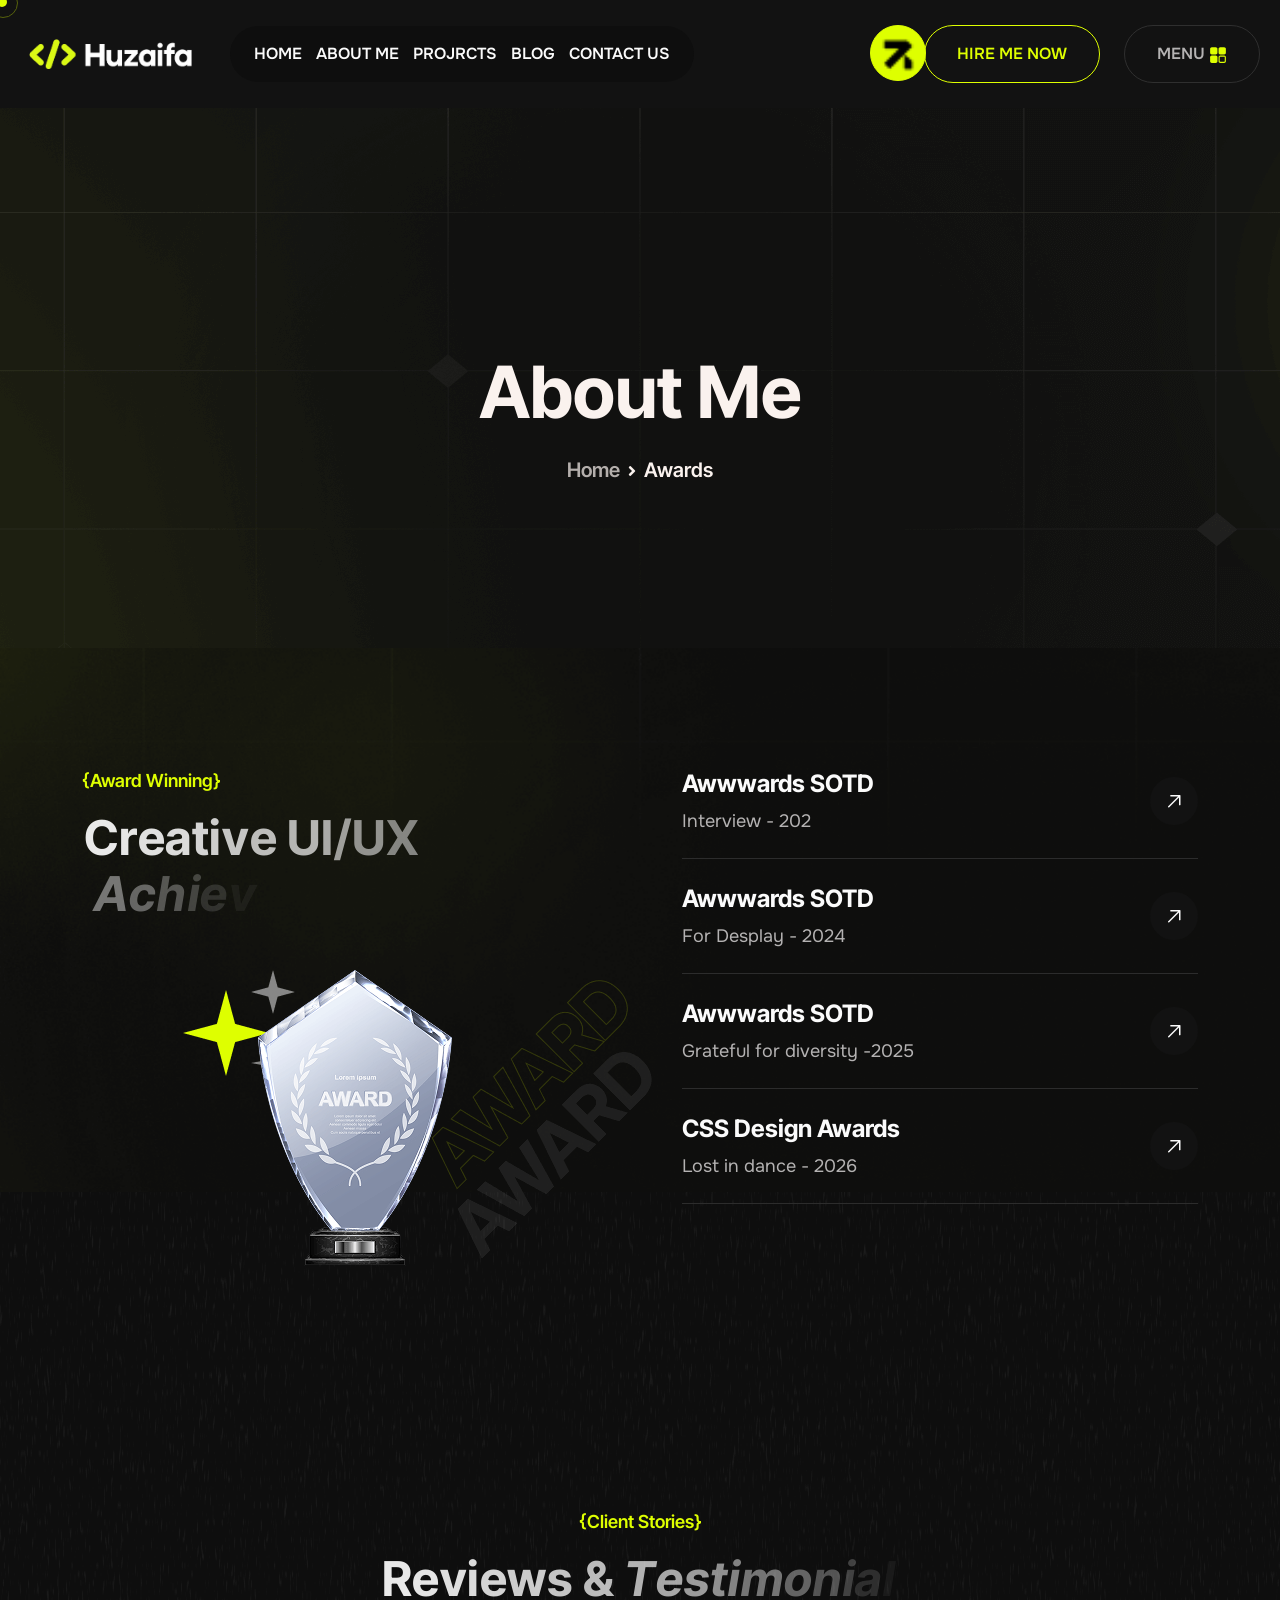
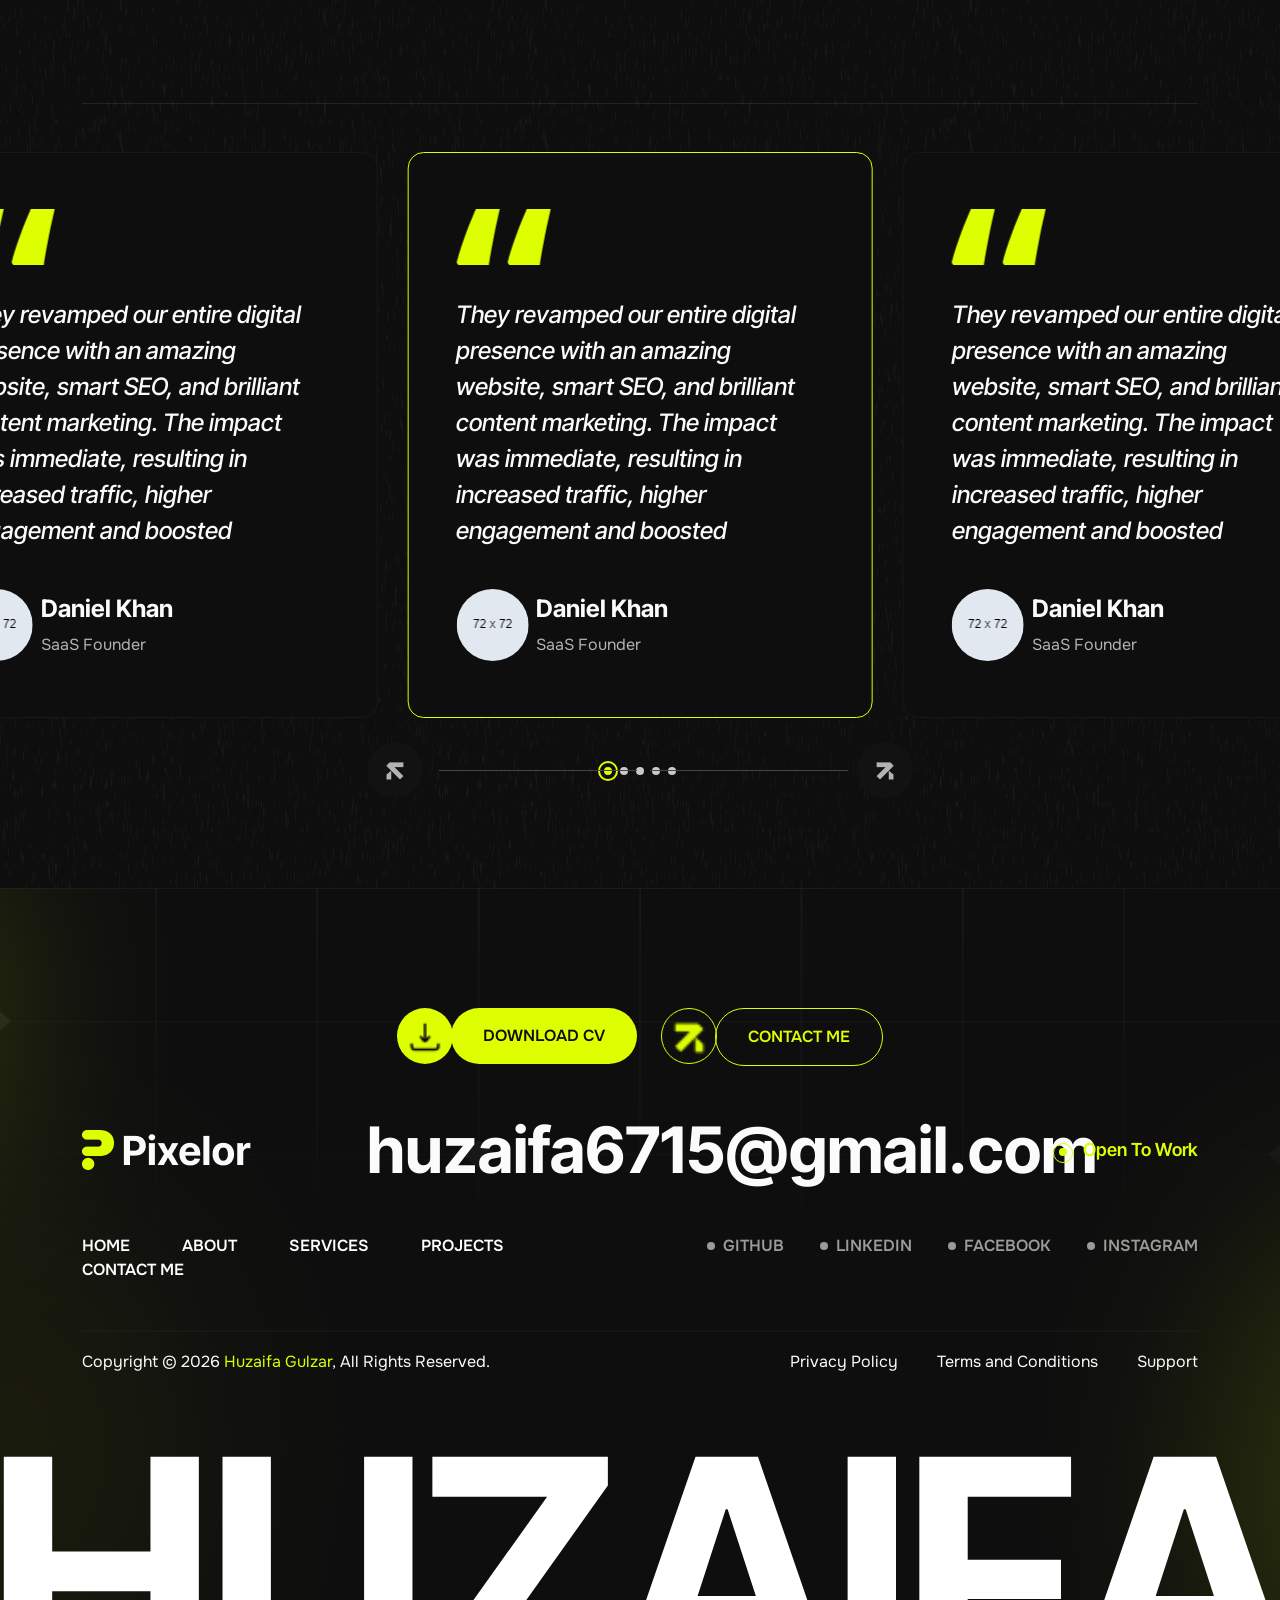
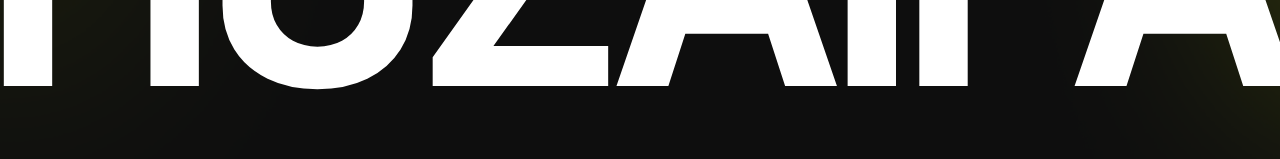
<file: award.html>
<!DOCTYPE html>
<html lang="en">

<head>
    <meta charset="UTF-8">
    <meta name="viewport" content="width=device-width, initial-scale=1.0">
    <title>Shared By NULLPHPSCRIPT.COM - Pixelor - Awards</title>

    <!-- fav logo -->
    <link rel="shortcut icon" href="assets/img/logo/th-fav-icon.png" type="image/x-icon">
    <!-- bootstrap css -->
    <link rel="stylesheet" href="assets/css/bootstrap.min.css">
    <!-- magnific-popup css -->
    <link rel="stylesheet" href="assets/css/magnific-popup.css">
    <!-- swiper-bundle -->
    <link rel="stylesheet" href="assets/css/swiper-bundle.min.css">
    <!-- nice-select -->
    <link rel="stylesheet" href="assets/css/nice-select.css">
    <!-- aos -->
    <link rel="stylesheet" href="assets/css/aos.css">
    <!-- fontawesome -->
    <link rel="stylesheet" href="assets/css/fontawesome-pro.css">
    <!-- odometer -->
    <link rel="stylesheet" href="assets/css/odometer-theme-default.min.css">
    <!-- style css -->
    <link rel="stylesheet" href="assets/css/style.css">
</head>

<body>
    <!-- Preloader -->
    <div class="preloader">
        <svg viewBox="0 0 1000 1000" preserveAspectRatio="none">
            <path id="svg" d="M0,1005S175,995,500,995s500,5,500,5V0H0Z"></path>
        </svg>
        <h5 class="preloader-text">Pixelor </h5>
    </div>
    <!-- =========== header area start =========== -->
    <header class="th-header-area th-header-sticky">
        <div class="th-header-wrapper">
            <div class="th-logo-menu-area">
                <div class="th-logo">
                    <a href="index.html"><img src="assets/img/logo/logo-white.png" height="60" alt=""></a>
                </div>
                <div class="th-main-menu">
                    <nav class="th-mobile-menu-active">
                        <ul>
                            <li class="has-dropdown">
                                <a href="index.html">HOME
                                    <!-- <span class="menu-dwn-arrow">
                                    <i
                                            class="fa-regular fa-angle-down"></i></span> -->
                                </a>
                                <!-- <ul class="sub-menu">
                                    <li><a href="index.html">Home-01</a></li>
                                    <li><a href="index-2.html">Home-02</a></li>
                                    <li><a href="index-3.html">Home-03</a></li>
                                </ul> -->
                            </li>
                            <li><a href="about.html">ABOUT ME</a></li>
                            <!-- <li class="has-dropdown">
                                <a href="#">PAGES 
                                    <span class="menu-dwn-arrow"><i
                                            class="fa-regular fa-angle-down"></i></span>
                                        </a>

                                <ul class="sub-menu">
                                    <li><a href="service.html">Service</a></li>
                                    <li><a href="service-details.html">Service Details</a></li>
                                    <li><a href="testimonial.html">Testimonial</a></li>
                                    <li><a href="404.html">404</a></li>
                                </ul>

                            </li> -->
                            <li class="has-dropdown">
                                <a href="portfolio.html">PROJRCTS
                                    <!-- <span class="menu-dwn-arrow"><i
                                            class="fa-regular fa-angle-down"></i></span> -->
                                </a>
                                <!-- <ul class="sub-menu">
                                    <li><a href="portfolio.html">Portfolio</a></li>
                                    <li><a href="portfolio-details.html">Portfolio Details</a></li>
                                </ul> -->
                            </li>
                            <li class="has-dropdown"><a href="blog.html">BLOG
                                    <!-- <span class="menu-dwn-arrow"><i
                                            class="fa-regular fa-angle-down"></i></span> -->
                                </a>
                                <!-- <ul class="sub-menu">
                                    <li><a href="blog-classic.html">Blog Classic</a></li>
                                    <li><a href="blog.html">Blog </a></li>
                                    <li><a href="blog-details.html">Blog Details</a></li>
                                </ul> -->
                            </li>
                            <li class="has-dropdown"><a href="contact.html">CONTACT US</a></li>
                        </ul>
                    </nav>
                </div>
            </div>
            <div class="th-header-top-btn-flex">
                <!-- header btn -->
                <div class="th-header-btn">
                    <a href="contact.html" class="th-primary-btn th-primary-btn-secondary2">
                        <span class="th-icon"><img src="assets/img/icon/th-footer-btn-icon.png" alt=""></span>
                        <span class="th-text th-upper">Hire Me now</span>
                    </a>
                </div>
                <!-- action btn -->
                <div class="th-header-action-item">
                    <a href="#" class="th-menu-btn th-offcanvas-toggle">MENU <span><img
                                src="assets/img/icon/th-menu.svg" alt=""></span></a>
                </div>
            </div>
        </div>
    </header>

    <!-- MouseCursor Start -->
    <div class="mouseCursor cursor-outer"></div>
    <div class="mouseCursor cursor-inner"></div>


    <!-- offcanvas menu start -->
    <div class="th-offcanvas">
        <div class="th-offcanvas-wrapper">
            <div class="th-offcanvas-header d-flex justify-content-between align-items-center mb-50">
                <div class="th-offcanvas-logo">
                    <a href="index.html"><img src="assets/img/logo/th-block-black1.1.png" alt=""></a>
                </div>
                <div class="th-offcanvas-close">
                    <button class="th-offcanvas-close-toggle"><i class="fa-regular fa-xmark"></i></button>
                </div>
            </div>

            <div class="th-offcanvas-menu d-xl-none mb-40">
                <nav></nav>
            </div>

            <div class="th-offcanvas-content mb-40">
                <h2 class="th-offcanvas-title">Hello There</h2>
                <p class="th-offcanvas-para">Lorem ipsum dolor sit amet consectetur, adipisicing elit.</p>
            </div>

            <div class="th-offcanvas-gallery mb-40">
                <a class="popup-image" href="assets/img/devceloper/th-blog-thumb2.1.png"><img class="w-100"
                        src="assets/img/devceloper/th-blog-thumb2.1.png" alt=""></a>

                <a class="popup-image" href="assets/img/devceloper/th-blog-thumb2.2.png"><img class="w-100"
                        src="assets/img/devceloper/th-blog-thumb2.2.png" alt=""></a>

                <a class="popup-image" href="assets/img/devceloper/th-blog-thumb2.1.png"><img class="w-100"
                        src="assets/img/devceloper/th-blog-thumb2.1.png" alt=""></a>

                <a class="popup-image" href="assets/img/devceloper/th-blog-thumb2.2.png"><img class="w-100"
                        src="assets/img/devceloper/th-blog-thumb2.2.png" alt=""></a>
            </div>



            <div class="th-offcanvas-info mb-30">
                <h3 class="th-offcanvas-title mb-20">Contact Us</h3>
                <a href="#">+57-9954-6476</a>
                <a href="#">hello@Pixelor.com</a>
                <a href="#">Los Angles,California</a>
            </div>

            <div class="th-offcanvas-social mb-30">
                <h3 class="th-offcanvas-title mb-20">Follow Us</h3>
                <a href="#"><i class="fab fa-facebook-f"></i></a>
                <a href="#"><i class="fab fa-twitter"></i></a>
                <a href="#"><i class="fab fa-linkedin-in"></i></a>
                <a href="#"><i class="fab fa-instagram"></i></a>
            </div>
        </div>
    </div>
    <div class="th-offcanvas-overlay"></div>
    <!-- offcanvas menu end -->


    <!-- =========== header area end =========== -->

    <main class="th-designer-bg parallaxie" style="background-image: url(./assets/img/designer/th-designer-bg.png);">
        <!-- =========== breadcrumb area start =========== -->
        <section class="th-breadcrumb-area" style="background-image: url(./assets/img/designer/th-breadcrumb-bg.png);">
            <div class="container">
                <div class="row">
                    <div class="col-xl-6 mx-auto text-center">
                        <div class="th-breadcrumb-content">
                            <h2 class="th-breadcrumb-title">About Me</h2>
                            <ul>
                                <li><a href="index.html">Home</a></li>
                                <li><span><i class="fa-solid fa-angle-right"></i></span></li>
                                <li><a href="#" class="active">Awards</a></li>
                            </ul>
                        </div>
                    </div>
                </div>
            </div>
        </section>

        <!-- =========== breadcrumb area end =========== -->

        <!--================= award section Start =================-->
        <section class="th-award-bg pt-120 pb-90 parallaxie"
            style="background-image: url(./assets/img/designer/th-award1.1.png);">
            <div class="container">
                <div class="row">
                    <div class="col-xl-6 col-lg-6 mb-30">
                        <div class="th-award-title">
                            <div class="th-section-title mb-48">
                                <!-- th section subtitle -->
                                <p class="sub-title mb-16" data-aos="fade-up">{Award Winning}</p>
                                <!-- th section title -->
                                <h2 class="title text-anime-style-2">Creative UI/UX <span>Achievement</span></h2>
                            </div>

                            <div class="tharard-thumb-wrap text-center p-relative">
                                <div class="thaward-main-thumb">
                                    <img src="assets/img/designer/thaward-thumb1.1.png" alt="">
                                </div>
                                <!-- shape 1 -->
                                <div class="th-award-thumbshape1 aniamtion-key-1 d-none d-xl-block">
                                    <img src="assets/img/designer/awardshape.png" alt="">
                                </div>
                                <!-- shape 2 -->
                                <div class="th-award-thumbshape2 aniamtion-key-5 d-none d-xl-block">
                                    <img src="assets/img/designer/text-shape1.1.png" alt="">
                                </div>
                            </div>
                        </div>
                    </div>
                    <div class="col-xl-6 col-lg-6 mb-30">
                        <div class="th-award-items-flex p-relative">
                            <!-- content -->
                            <div class="th-awaard-content-wrap">
                                <h3 class="th-title"><a href="#">Awwwards SOTD</a></h3>
                                <p class="th-para">Interview - 202</p>
                            </div>
                            <!-- icon -->
                            <div class="th-award-icon">
                                <a href="#"><span><img src="assets/img/designer/award-arrow.png" alt=""></span></a>
                            </div>
                            <!-- shape -->
                            <div class="th-award-right-arrow">
                                <img src="assets/img/designer/arrow-right-aa.png" alt="">
                            </div>
                        </div>

                        <div class="th-award-items-flex p-relative">
                            <!-- content -->
                            <div class="th-awaard-content-wrap">
                                <h3 class="th-title"><a href="#">Awwwards SOTD</a></h3>
                                <p class="th-para">For Desplay - 2024</p>
                            </div>
                            <!-- icon -->
                            <div class="th-award-icon">
                                <a href="#"><span><img src="assets/img/designer/award-arrow.png" alt=""></span></a>
                            </div>
                            <!-- shape -->
                            <div class="th-award-right-arrow">
                                <img src="assets/img/designer/arrow-right-aa.png" alt="">
                            </div>
                        </div>

                        <div class="th-award-items-flex p-relative">
                            <!-- content -->
                            <div class="th-awaard-content-wrap">
                                <h3 class="th-title"><a href="#">Awwwards SOTD</a></h3>
                                <p class="th-para">Grateful for diversity -2025</p>
                            </div>
                            <!-- icon -->
                            <div class="th-award-icon">
                                <a href="#"><span><img src="assets/img/designer/award-arrow.png" alt=""></span></a>
                            </div>
                            <!-- shape -->
                            <div class="th-award-right-arrow">
                                <img src="assets/img/designer/arrow-right-aa.png" alt="">
                            </div>
                        </div>

                        <div class="th-award-items-flex p-relative">
                            <!-- content -->
                            <div class="th-awaard-content-wrap">
                                <h3 class="th-title"><a href="#">CSS Design Awards</a></h3>
                                <p class="th-para">Lost in dance - 2026</p>
                            </div>
                            <!-- icon -->
                            <div class="th-award-icon">
                                <a href="#"><span><img src="assets/img/designer/award-arrow.png" alt=""></span></a>
                            </div>
                            <!-- shape -->
                            <div class="th-award-right-arrow">
                                <img src="assets/img/designer/arrow-right-aa.png" alt="">
                            </div>
                        </div>
                    </div>
                </div>
            </div>
        </section>
        <!--================= award section End =================-->

        <!-- =========== testimonial area start =========== -->
        <section class="th-skill-area fix pt-120 pb-90">
            <div class="container">
                <div class="row">
                    <div class="col-xl-6 col-md-7 mx-auto text-center">
                        <div class="th-section-title mb-48">
                            <!-- th section subtitle -->
                            <p class="sub-title mb-16" data-aos="fade-up">{Client Stories}</p>
                            <!-- th section title -->
                            <h2 class="title text-anime-style-2">Reviews & <span>Testimonials</span></h2>
                        </div>
                    </div>
                </div>
                <hr class="th-skill-border">
            </div>
            <div class="container-fluid">
                <div class="row">
                    <div class="col-xl-12">
                        <div class="p-relative">
                            <div class="swiper th-project-active-margin thtestimonialactive1">
                                <div class="swiper-wrapper">
                                    <div class="swiper-slide">
                                        <div class="th-testimonial-content-wrap">
                                            <!-- th quote -->
                                            <div class="th-quote">
                                                <img src="assets/img/designer/th-quote.png" alt="">
                                            </div>
                                            <h3 class="th-text">They revamped our entire digital presence with an
                                                amazing website, smart SEO, and brilliant content marketing. The impact
                                                was immediate, resulting in increased traffic, higher engagement and
                                                boosted </h3>

                                            <div class="th-testimonial-authflex">
                                                <div class="th-thumb">
                                                    <img src="assets/img/designer/th-auth-flex-test.png" alt="">
                                                </div>
                                                <div class="th-content">
                                                    <h3 class="th-title">Daniel Khan</h3>
                                                    <p class="th-desc">SaaS Founder</p>
                                                </div>
                                            </div>
                                        </div>
                                    </div>

                                    <div class="swiper-slide">
                                        <div class="th-testimonial-content-wrap">
                                            <!-- th quote -->
                                            <div class="th-quote">
                                                <img src="assets/img/designer/th-quote.png" alt="">
                                            </div>
                                            <h3 class="th-text">They revamped our entire digital presence with an
                                                amazing website, smart SEO, and brilliant content marketing. The impact
                                                was immediate, resulting in increased traffic, higher engagement and
                                                boosted </h3>

                                            <div class="th-testimonial-authflex">
                                                <div class="th-thumb">
                                                    <img src="assets/img/designer/th-auth-flex-test.png" alt="">
                                                </div>
                                                <div class="th-content">
                                                    <h3 class="th-title">Daniel Khan</h3>
                                                    <p class="th-desc">SaaS Founder</p>
                                                </div>
                                            </div>
                                        </div>
                                    </div>

                                    <div class="swiper-slide">
                                        <div class="th-testimonial-content-wrap">
                                            <!-- th quote -->
                                            <div class="th-quote">
                                                <img src="assets/img/designer/th-quote.png" alt="">
                                            </div>
                                            <h3 class="th-text">They revamped our entire digital presence with an
                                                amazing website, smart SEO, and brilliant content marketing. The impact
                                                was immediate, resulting in increased traffic, higher engagement and
                                                boosted </h3>

                                            <div class="th-testimonial-authflex">
                                                <div class="th-thumb">
                                                    <img src="assets/img/designer/th-auth-flex-test.png" alt="">
                                                </div>
                                                <div class="th-content">
                                                    <h3 class="th-title">Daniel Khan</h3>
                                                    <p class="th-desc">SaaS Founder</p>
                                                </div>
                                            </div>
                                        </div>
                                    </div>
                                    <div class="swiper-slide">
                                        <div class="th-testimonial-content-wrap">
                                            <!-- th quote -->
                                            <div class="th-quote">
                                                <img src="assets/img/designer/th-quote.png" alt="">
                                            </div>
                                            <h3 class="th-text">They revamped our entire digital presence with an
                                                amazing website, smart SEO, and brilliant content marketing. The impact
                                                was immediate, resulting in increased traffic, higher engagement and
                                                boosted </h3>

                                            <div class="th-testimonial-authflex">
                                                <div class="th-thumb">
                                                    <img src="assets/img/designer/th-auth-flex-test.png" alt="">
                                                </div>
                                                <div class="th-content">
                                                    <h3 class="th-title">Daniel Khan</h3>
                                                    <p class="th-desc">SaaS Founder</p>
                                                </div>
                                            </div>
                                        </div>
                                    </div>
                                    <div class="swiper-slide">
                                        <div class="th-testimonial-content-wrap">
                                            <!-- th quote -->
                                            <div class="th-quote">
                                                <img src="assets/img/designer/th-quote.png" alt="">
                                            </div>
                                            <h3 class="th-text">They revamped our entire digital presence with an
                                                amazing website, smart SEO, and brilliant content marketing. The impact
                                                was immediate, resulting in increased traffic, higher engagement and
                                                boosted </h3>

                                            <div class="th-testimonial-authflex">
                                                <div class="th-thumb">
                                                    <img src="assets/img/designer/th-auth-flex-test.png" alt="">
                                                </div>
                                                <div class="th-content">
                                                    <h3 class="th-title">Daniel Khan</h3>
                                                    <p class="th-desc">SaaS Founder</p>
                                                </div>
                                            </div>
                                        </div>
                                    </div>
                                </div>
                                <!-- navigation -->
                                <div class="th-control-pagination">
                                    <div class="swiper-pagination"></div>
                                </div>
                            </div>
                        </div>
                    </div>
                </div>
            </div>
            <div class="container">
                <div class="row">
                    <div class="col-xl-6 col-lg-9 d-none d-lg-block mx-auto">
                        <div class="th-slider-arrow-control">
                            <div class="swiper-pagination"></div>
                            <div class="th-testimonial-navigation">
                                <div class="th-testimonial-navigation-next th-testimonial-navigation-button"><span><img
                                            src="assets/img/icon/th-arrow-right.png" alt=""></span></div>
                                <div class="th-testimonial-navigation-prev th-testimonial-navigation-button"><span><img
                                            src="assets/img/icon/th-arrow-left.png" alt=""></span></div>
                            </div>
                        </div>

                    </div>
                </div>
            </div>
        </section>
        <!-- =========== textimonial area end =========== -->
    </main>

    <!-- =========== footer area start =========== -->
    <footer class="th-footer-area fix pt-120" style="background-image: url(./assets/img/footer/th-footer-bg.png);">
        <div class="container">
            <div class="row">
                <div class="col-xl-6 mx-auto text-center">
                    <div class="th-footer-btn-wrap">
                        <a href="assets/cv/Huzaifa-Gulzar-CV.pdf" class="th-primary-btn" data-aos="fade-up" download>
                            <span class="th-icon"><img src="assets/img/icon/download.png" alt=""></span>
                            <span class="th-text">DOWNLOAD CV</span>
                        </a>

                        <a href="contact.html" class="th-primary-btn th-primary-btn-secondary" data-aos="fade-up">
                            <span class="th-icon"><img src="assets/img/icon/th-footer-btn-icon.png" alt=""></span>
                            <span class="th-text">CONTACT ME</span>
                        </a>
                    </div>
                </div>
            </div>

            <div class="row align-items-center">
                <div class="col-xl-3 col-lg-3 col-md-2">
                    <div class="th-footer-left-logo">
                        <img src="assets/img/logo/th-logo-white.png" alt="Huzaifa Gulzar Logo">
                    </div>
                </div>

                <div class="col-xl-6 col-lg-6 col-md-7 mx-auto text-center">
                    <h2 class="th-footer-mail-title">
                        <a href="mailto:huzaifa6715@gmail.com">huzaifa6715@gmail.com</a>
                    </h2>
                </div>

                <div class="col-xl-3 col-lg-3 col-md-3">
                    <h3 class="th-opentowork"><span></span>Open To Work</h3>
                </div>
            </div>

            <div class="row">
                <div class="col-xl-6 col-lg-6 text-center text-xl-start">
                    <div class="th-footer-widget-1 mb-30">
                        <div class="th-footer-menu">
                            <ul>
                                <li><a href="index.html">Home</a></li>
                                <li><a href="#about">About</a></li>
                                <li><a href="#services">Services</a></li>
                                <li><a href="portfolio-details.html">Projects</a></li>
                                <li><a href="contact.html">Contact Me</a></li>
                            </ul>
                        </div>
                    </div>
                </div>

                <div class="col-xl-6 col-lg-6 text-center text-xl-end">
                    <div class="th-footer-widget-2 mb-30">
                        <div class="th-footer-social">
                            <ul>
                                <li><a href="#">GitHub</a></li>
                                <li><a href="#">LinkedIn</a></li>
                                <li><a href="#">Facebook</a></li>
                                <li><a href="#">Instagram</a></li>
                            </ul>
                        </div>
                    </div>
                </div>
            </div>

            <hr class="th-footer-border">
        </div>

        <div class="container">
            <div class="row">
                <div class="copyright-top-border">
                    <div class="row">
                        <div class="col-xl-6 col-md-6">
                            <div class="th-copyright mb-40">
                                <p class="th-copyright-text">
                                    Copyright © 2026 <a href="index.html">Huzaifa Gulzar</a>, All Rights Reserved.
                                </p>
                            </div>
                        </div>

                        <div class="col-xl-6 col-md-6 text-end">
                            <div class="th-copyright-menu mb-40">
                                <ul>
                                    <li><a href="#">Privacy Policy</a></li>
                                    <li><a href="#">Terms and Conditions</a></li>
                                    <li><a href="#">Support</a></li>
                                </ul>
                            </div>
                        </div>
                    </div>
                </div>
            </div>
        </div>

        <div class="container">
            <a href="contact.html" data-aos="fade-up">
                <div class="footer-large-title tp_fade_anim mb-30">
                    <h3 class="footer-title">HUZAIFA</h3>
                </div>
            </a>
        </div>
    </footer>
    <!-- =========== footer area end =========== -->
    <!-- progress -->
    <div class="paginacontainer">
        <div class="progress-wrap">
            <svg class="progress-circle svg-content" width="100%" height="100%" viewBox="-1 -1 102 102">
                <path d="M50,1 a49,49 0 0,1 0,98 a49,49 0 0,1 0,-98" />
            </svg>
        </div>
    </div>
    <!-- =========== footer area end =========== -->


    <!-- js file include here -->
    <!-- jquery js -->
    <script src="assets/js/jquery-3.7.1.min.js"></script>
    <!-- bootstrap js -->
    <script src="assets/js/bootstrap.bundle.min.js"></script>
    <!-- magnific-popup js -->
    <script src="assets/js/jquery.magnific-popup.min.js"></script>
    <!-- swiper-bundle js -->
    <script src="assets/js/swiper-bundle.min.js"></script>
    <!-- nice-select js -->
    <script src="assets/js/nice-select.js"></script>
    <!-- aos js -->
    <script src="assets/js/aos.js"></script>
    <script src="assets/js/fontawesome.min.js"></script>
    <!-- plugin js -->
    <script src="assets/js/plugin.js"></script>
    <script src="assets/js/gAnim.js"></script>
    <!-- SmoothScroll js -->
    <script src="assets/js/SmoothScroll.js"></script>
    <!-- counter -->
    <script src="assets/js/jquery.waypoints.js"></script>
    <script src="assets/js/jquery.counterup.min.js"></script>
    <script src="assets/js/parallaxie.js"></script>
    <!-- main js -->
    <script src="assets/js/main.js"></script>
</body>

</html>
</file>
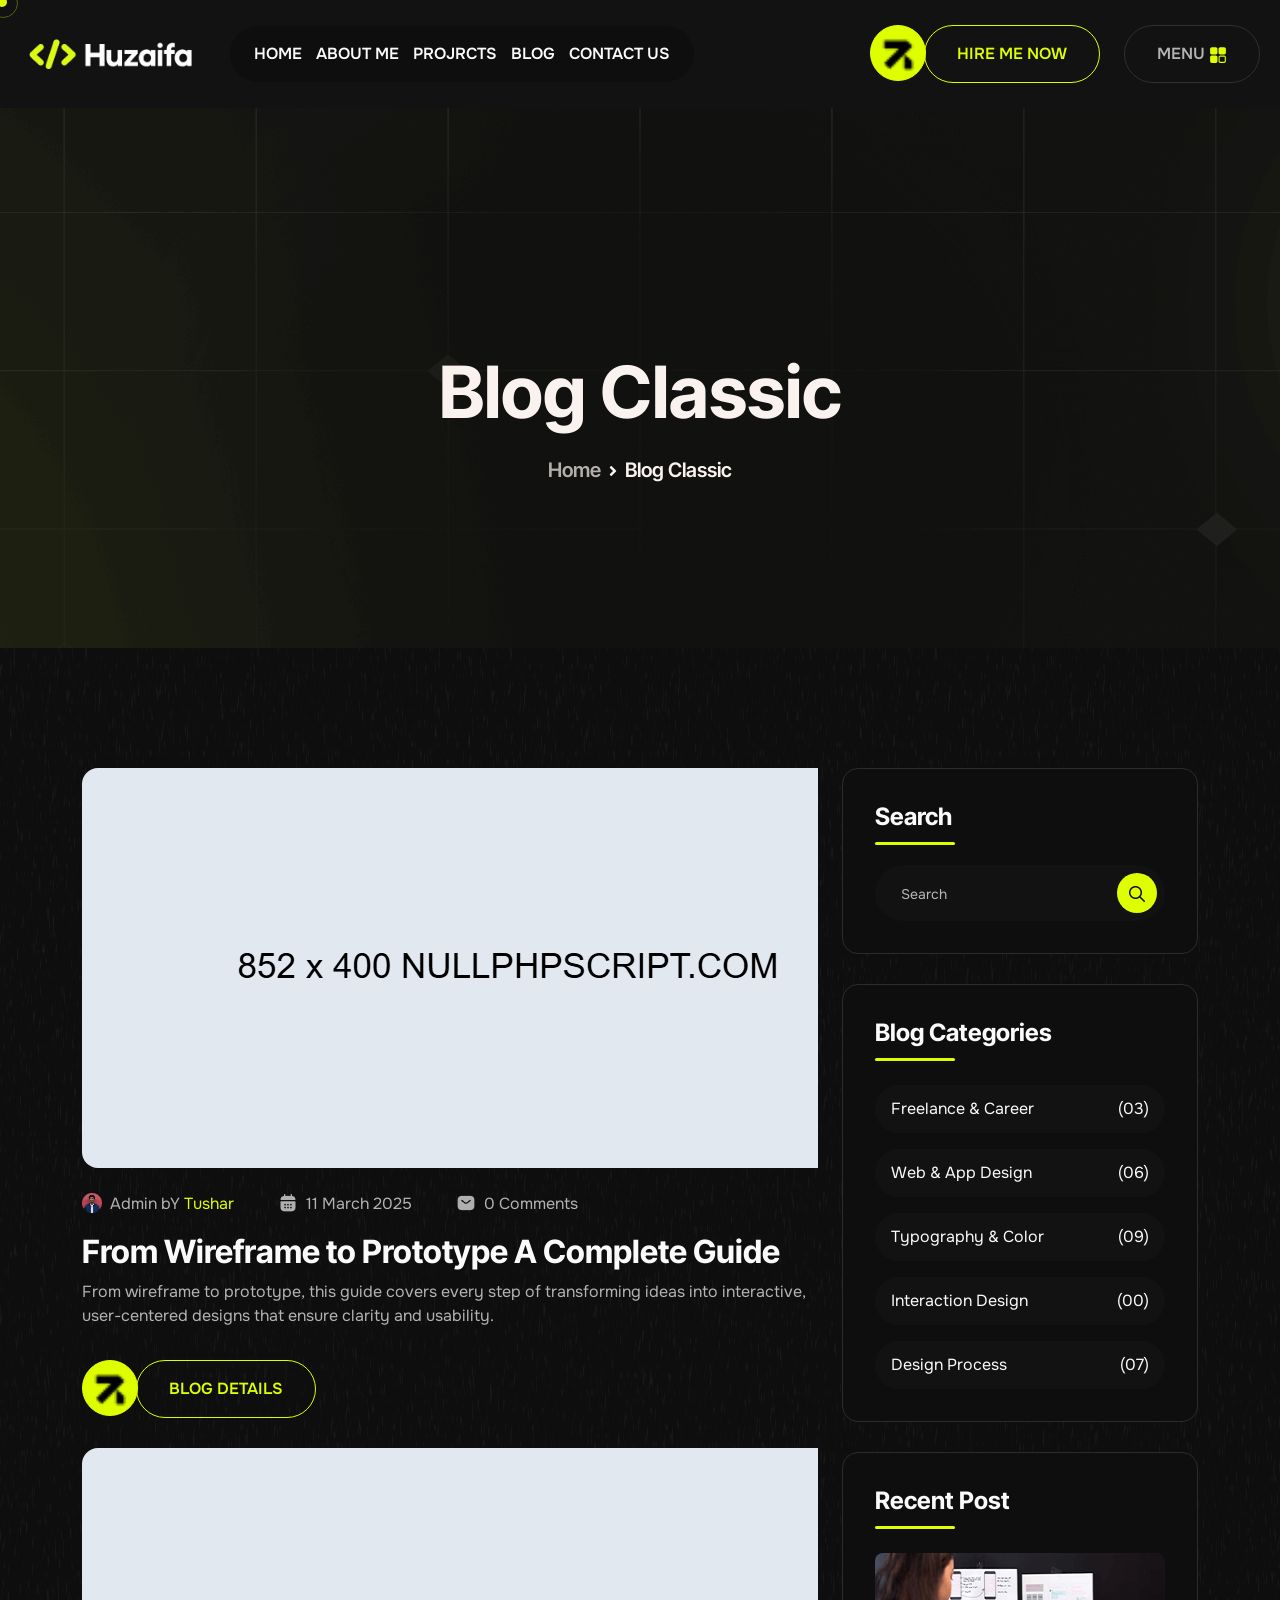
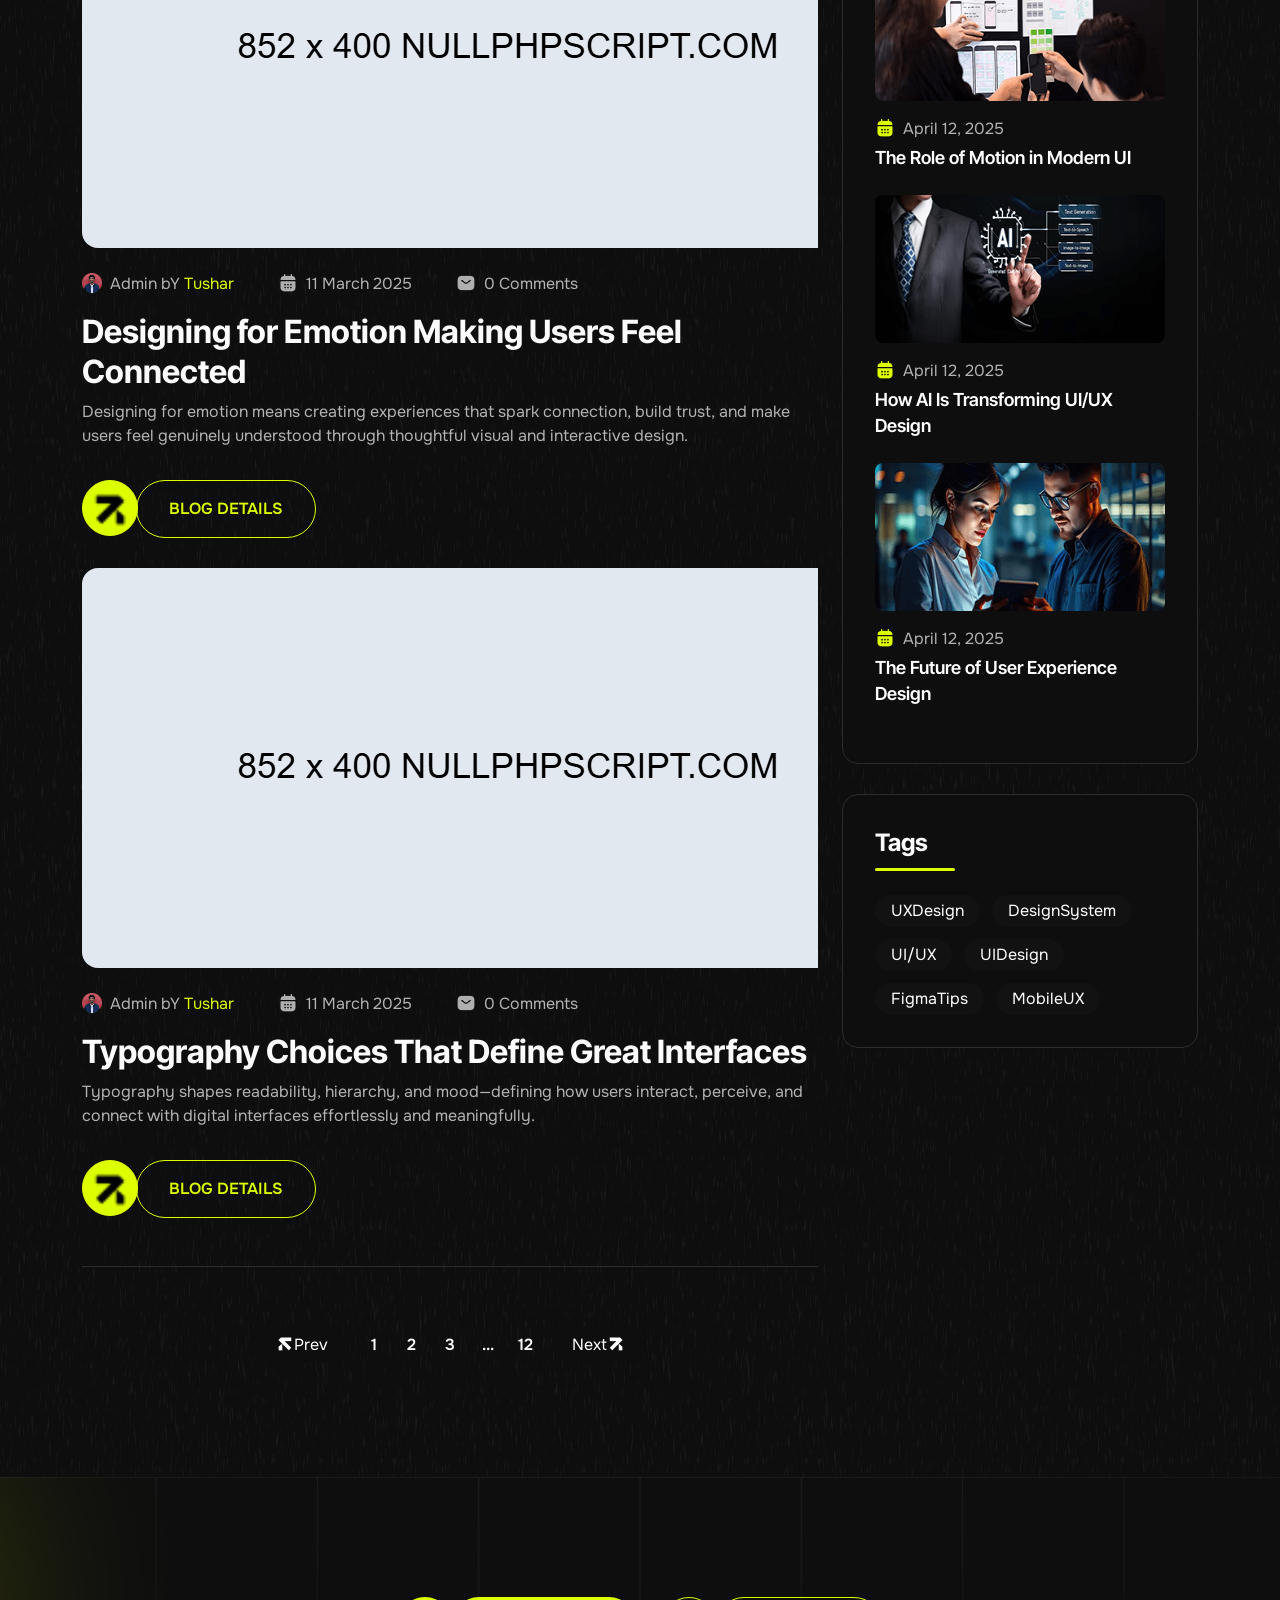
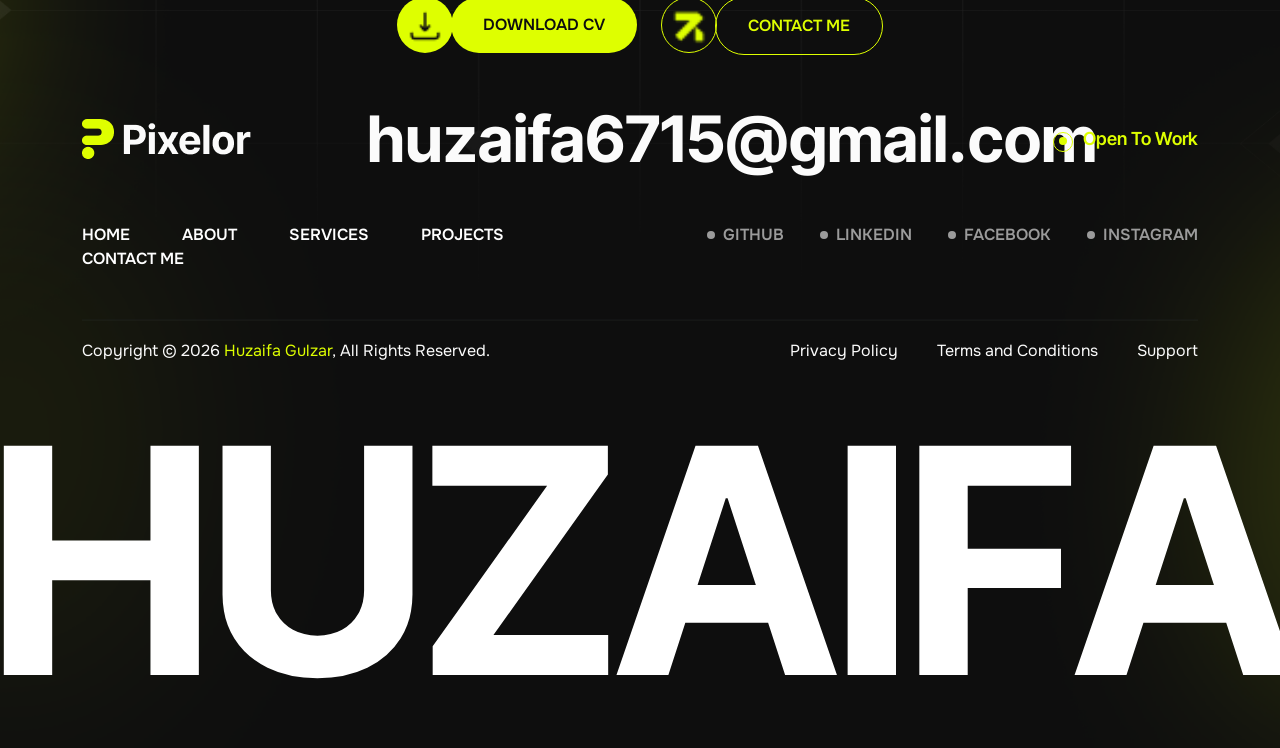
<file: blog-classic.html>
<!DOCTYPE html>
<html lang="en">

<head>
    <meta charset="UTF-8">
    <meta name="viewport" content="width=device-width, initial-scale=1.0">
    <title>Pixelor - Blog Classic</title>

    <!-- fav logo -->
    <link rel="shortcut icon" href="assets/img/logo/th-fav-icon.png" type="image/x-icon">
    <!-- bootstrap css -->
    <link rel="stylesheet" href="assets/css/bootstrap.min.css">
    <!-- magnific-popup css -->
    <link rel="stylesheet" href="assets/css/magnific-popup.css">
    <!-- swiper-bundle -->
    <link rel="stylesheet" href="assets/css/swiper-bundle.min.css">
    <!-- nice-select -->
    <link rel="stylesheet" href="assets/css/nice-select.css">
    <!-- aos -->
    <link rel="stylesheet" href="assets/css/aos.css">
    <!-- fontawesome -->
    <link rel="stylesheet" href="assets/css/fontawesome-pro.css">
    <!-- odometer -->
    <link rel="stylesheet" href="assets/css/odometer-theme-default.min.css">
    <!-- style css -->
    <link rel="stylesheet" href="assets/css/style.css">
</head>

<body>
    <!-- Preloader -->
    <div class="preloader">
        <svg viewBox="0 0 1000 1000" preserveAspectRatio="none">
            <path id="svg" d="M0,1005S175,995,500,995s500,5,500,5V0H0Z"></path>
        </svg>
        <h5 class="preloader-text">Pixelor </h5>
    </div>
    <!-- =========== header area start =========== -->
    <header class="th-header-area th-header-sticky">
        <div class="th-header-wrapper">
            <div class="th-logo-menu-area">
                <div class="th-logo">
                    <a href="index.html"><img src="assets/img/logo/logo-white.png" height="60" alt=""></a>
                </div>
                <div class="th-main-menu">
                    <nav class="th-mobile-menu-active">
                        <ul>
                            <li class="has-dropdown">
                                <a href="index.html">HOME
                                    <!-- <span class="menu-dwn-arrow">
                                    <i
                                            class="fa-regular fa-angle-down"></i></span> -->
                                </a>
                                <!-- <ul class="sub-menu">
                                    <li><a href="index.html">Home-01</a></li>
                                    <li><a href="index-2.html">Home-02</a></li>
                                    <li><a href="index-3.html">Home-03</a></li>
                                </ul> -->
                            </li>
                            <li><a href="about.html">ABOUT ME</a></li>
                            <!-- <li class="has-dropdown">
                                <a href="#">PAGES 
                                    <span class="menu-dwn-arrow"><i
                                            class="fa-regular fa-angle-down"></i></span>
                                        </a>

                                <ul class="sub-menu">
                                    <li><a href="service.html">Service</a></li>
                                    <li><a href="service-details.html">Service Details</a></li>
                                    <li><a href="testimonial.html">Testimonial</a></li>
                                    <li><a href="404.html">404</a></li>
                                </ul>

                            </li> -->
                            <li class="has-dropdown">
                                <a href="portfolio.html">PROJRCTS
                                    <!-- <span class="menu-dwn-arrow"><i
                                            class="fa-regular fa-angle-down"></i></span> -->
                                </a>
                                <!-- <ul class="sub-menu">
                                    <li><a href="portfolio.html">Portfolio</a></li>
                                    <li><a href="portfolio-details.html">Portfolio Details</a></li>
                                </ul> -->
                            </li>
                            <li class="has-dropdown"><a href="blog.html">BLOG
                                    <!-- <span class="menu-dwn-arrow"><i
                                            class="fa-regular fa-angle-down"></i></span> -->
                                </a>
                                <!-- <ul class="sub-menu">
                                    <li><a href="blog-classic.html">Blog Classic</a></li>
                                    <li><a href="blog.html">Blog </a></li>
                                    <li><a href="blog-details.html">Blog Details</a></li>
                                </ul> -->
                            </li>
                            <li class="has-dropdown"><a href="contact.html">CONTACT US</a></li>
                        </ul>
                    </nav>
                </div>
            </div>
            <div class="th-header-top-btn-flex">
                <!-- header btn -->
                <div class="th-header-btn">
                    <a href="contact.html" class="th-primary-btn th-primary-btn-secondary2">
                        <span class="th-icon"><img src="assets/img/icon/th-footer-btn-icon.png" alt=""></span>
                        <span class="th-text th-upper">Hire Me now</span>
                    </a>
                </div>
                <!-- action btn -->
                <div class="th-header-action-item">
                    <a href="#" class="th-menu-btn th-offcanvas-toggle">MENU <span><img
                                src="assets/img/icon/th-menu.svg" alt=""></span></a>
                </div>
            </div>
        </div>
    </header>

    <!-- MouseCursor Start -->
    <div class="mouseCursor cursor-outer"></div>
    <div class="mouseCursor cursor-inner"></div>


    <!-- offcanvas menu start -->
    <div class="th-offcanvas">
        <div class="th-offcanvas-wrapper">
            <div class="th-offcanvas-header d-flex justify-content-between align-items-center mb-50">
                <div class="th-offcanvas-logo">
                    <a href="index.html"><img src="assets/img/logo/th-block-black1.1.png" alt=""></a>
                </div>
                <div class="th-offcanvas-close">
                    <button class="th-offcanvas-close-toggle"><i class="fa-regular fa-xmark"></i></button>
                </div>
            </div>

            <div class="th-offcanvas-menu d-xl-none mb-40">
                <nav></nav>
            </div>

            <div class="th-offcanvas-content mb-40">
                <h2 class="th-offcanvas-title">Hello There</h2>
                <p class="th-offcanvas-para">Lorem ipsum dolor sit amet consectetur, adipisicing elit.</p>
            </div>

            <div class="th-offcanvas-gallery mb-40">
                <a class="popup-image" href="assets/img/devceloper/th-blog-thumb2.1.png"><img class="w-100"
                        src="assets/img/devceloper/th-blog-thumb2.1.png" alt=""></a>

                <a class="popup-image" href="assets/img/devceloper/th-blog-thumb2.2.png"><img class="w-100"
                        src="assets/img/devceloper/th-blog-thumb2.2.png" alt=""></a>

                <a class="popup-image" href="assets/img/devceloper/th-blog-thumb2.1.png"><img class="w-100"
                        src="assets/img/devceloper/th-blog-thumb2.1.png" alt=""></a>

                <a class="popup-image" href="assets/img/devceloper/th-blog-thumb2.2.png"><img class="w-100"
                        src="assets/img/devceloper/th-blog-thumb2.2.png" alt=""></a>
            </div>



            <div class="th-offcanvas-info mb-30">
                <h3 class="th-offcanvas-title mb-20">Contact Us</h3>
                <a href="#">+57-9954-6476</a>
                <a href="#">hello@Pixelor.com</a>
                <a href="#">Los Angles,California</a>
            </div>

            <div class="th-offcanvas-social mb-30">
                <h3 class="th-offcanvas-title mb-20">Follow Us</h3>
                <a href="#"><i class="fab fa-facebook-f"></i></a>
                <a href="#"><i class="fab fa-twitter"></i></a>
                <a href="#"><i class="fab fa-linkedin-in"></i></a>
                <a href="#"><i class="fab fa-instagram"></i></a>
            </div>
        </div>
    </div>
    <div class="th-offcanvas-overlay"></div>
    <!-- offcanvas menu end -->


    <!-- =========== header area end =========== -->

    <main class="th-designer-bg parallaxie" style="background-image: url(./assets/img/designer/th-designer-bg.png);">
        <!-- =========== breadcrumb area start =========== -->
        <section class="th-breadcrumb-area" style="background-image: url(./assets/img/designer/th-breadcrumb-bg.png);">
            <div class="container">
                <div class="row">
                    <div class="col-xl-6 mx-auto text-center">
                        <div class="th-breadcrumb-content">
                            <h2 class="th-breadcrumb-title">Blog Classic</h2>
                            <ul>
                                <li><a href="index.html">Home</a></li>
                                <li><span><i class="fa-solid fa-angle-right"></i></span></li>
                                <li><a href="#" class="active">Blog Classic</a></li>
                            </ul>
                        </div>
                    </div>
                </div>
            </div>
        </section>

        <!-- =========== breadcrumb area end =========== -->


        <!-- =========== blog area start =========== -->
        <section class="th-blog-classic-wrap pt-120 pb-90">
            <div class="container">
                <div class="row">
                    <div class="col-xl-8 col-lg-7">
                        <div class="th-blog-classic-area-wrap">
                            <!-- single blog -->
                            <div class="th-single-blog-classic-area mb-30">
                                <!-- thumb -->
                                <div class="th-thumb image-anime mb-24">
                                    <img src="assets/img/designer/th-blog-classic-thumb-1.1.png" alt="">
                                </div>
                                <div class="th-content">
                                    <!-- meta -->
                                    <div class="th-meta mb-16">
                                        <a href="#"><span><img src="assets/img/icon/th-blog-classic-icon-1.1.png"
                                                    alt=""></span>Admin bY <cite>Tushar</cite></a>
                                        <a href="#"><span><img src="assets/img/icon/th-blog-classic-icon-1.2.png"
                                                    alt=""></span>11 March 2025</a>
                                        <a href="#"><span><img src="assets/img/icon/th-blog-classic-icon-1.3.png"
                                                    alt=""></span>0 Comments</a>
                                    </div>
                                    <!-- title -->
                                    <h3 class="th-title pb-8"><a href="blog-details.html">From Wireframe to Prototype A
                                            Complete Guide</a></h3>
                                    <!-- para -->
                                    <p class="th-para pb-32">From wireframe to prototype, this guide covers every step
                                        of transforming ideas into interactive, user-centered designs that ensure
                                        clarity and usability.</p>
                                    <!-- blog btn -->
                                    <div class="th-blog-classic-btn">
                                        <a href="blog-details.html" class="th-primary-btn th-primary-btn-secondary2">
                                            <span class="th-icon"><img src="assets/img/icon/th-footer-btn-icon.png"
                                                    alt=""></span>
                                            <span class="th-text th-upper">BLOG DETAILS</span>
                                        </a>
                                    </div>
                                </div>
                            </div>

                            <!-- single blog -->
                            <div class="th-single-blog-classic-area mb-30">
                                <!-- thumb -->
                                <div class="th-thumb image-anime mb-24">
                                    <img src="assets/img/designer/th-blog-classic-thumb-1.2.png" alt="">
                                </div>
                                <div class="th-content">
                                    <!-- meta -->
                                    <div class="th-meta mb-16">
                                        <a href="#"><span><img src="assets/img/icon/th-blog-classic-icon-1.1.png"
                                                    alt=""></span>Admin bY <cite>Tushar</cite></a>
                                        <a href="#"><span><img src="assets/img/icon/th-blog-classic-icon-1.2.png"
                                                    alt=""></span>11 March 2025</a>
                                        <a href="#"><span><img src="assets/img/icon/th-blog-classic-icon-1.3.png"
                                                    alt=""></span>0 Comments</a>
                                    </div>
                                    <!-- title -->
                                    <h3 class="th-title pb-8"><a href="blog-details.html">Designing for Emotion Making
                                            Users Feel Connected</a></h3>
                                    <!-- para -->
                                    <p class="th-para pb-32">Designing for emotion means creating experiences that spark
                                        connection, build trust, and make users feel genuinely understood through
                                        thoughtful visual and interactive design.</p>
                                    <!-- blog btn -->
                                    <div class="th-blog-classic-btn">
                                        <a href="blog-details.html" class="th-primary-btn th-primary-btn-secondary2">
                                            <span class="th-icon"><img src="assets/img/icon/th-footer-btn-icon.png"
                                                    alt=""></span>
                                            <span class="th-text th-upper">BLOG DETAILS</span>
                                        </a>
                                    </div>
                                </div>
                            </div>

                            <!-- single blog -->
                            <div class="th-single-blog-classic-area mb-30">
                                <!-- thumb -->
                                <div class="th-thumb image-anime mb-24">
                                    <img src="assets/img/designer/th-blog-classic-thumb-1.3.png" alt="">
                                </div>
                                <div class="th-content">
                                    <!-- meta -->
                                    <div class="th-meta mb-16">
                                        <a href="#"><span><img src="assets/img/icon/th-blog-classic-icon-1.1.png"
                                                    alt=""></span>Admin bY <cite>Tushar</cite></a>
                                        <a href="#"><span><img src="assets/img/icon/th-blog-classic-icon-1.2.png"
                                                    alt=""></span>11 March 2025</a>
                                        <a href="#"><span><img src="assets/img/icon/th-blog-classic-icon-1.3.png"
                                                    alt=""></span>0 Comments</a>
                                    </div>
                                    <!-- title -->
                                    <h3 class="th-title pb-8"><a href="blog-details.html">Typography Choices That Define
                                            Great Interfaces</a></h3>
                                    <!-- para -->
                                    <p class="th-para pb-32">Typography shapes readability, hierarchy, and mood—defining
                                        how users interact, perceive, and connect with digital interfaces effortlessly
                                        and meaningfully.</p>
                                    <!-- blog btn -->
                                    <div class="th-blog-classic-btn">
                                        <a href="blog-details.html" class="th-primary-btn th-primary-btn-secondary2">
                                            <span class="th-icon"><img src="assets/img/icon/th-footer-btn-icon.png"
                                                    alt=""></span>
                                            <span class="th-text th-upper">BLOG DETAILS</span>
                                        </a>
                                    </div>
                                </div>
                            </div>

                        </div>

                        <div class="th-classic-blog-border"></div>

                        <div class="row">
                            <div class="col-xl-9 mx-auto text-center">
                                <div class="th-theme-pagination mt-18 mb-30">
                                    <ul>
                                        <li><a href="#"><span class="th-prev"><img
                                                        src="assets/img/designer/th-pagination-arrow.png"
                                                        alt="">Prev</span></a></li>
                                        <li><a href="#" class="th-pagination-num">1</a></li>
                                        <li><a href="#" class="th-pagination-num">2</a></li>
                                        <li><a href="#" class="th-pagination-num">3</a></li>
                                        <li><a href="#" class="th-pagination-num">...</a></li>
                                        <li><a href="#" class="th-pagination-num">12</a></li>
                                        <li><a href="#"><span class="th-prev">Next<img
                                                        src="assets/img/designer/th-pagination-arrow1.png"
                                                        alt=""></span></a></li>
                                    </ul>
                                </div>
                            </div>
                        </div>
                    </div>
                    <div class="col-xl-4 col-lg-5">
                        <div class="th-service-widget-area">
                            <!-- widget 1 -->
                            <div class="th-service-widget-1 mb-30">
                                <h3 class="th-title">Search</h3>
                                <div class="th-blog-search-box-relative mt-20">
                                    <input type="text" placeholder="Search">
                                    <span class="icon-serarch"><i class="fa-regular fa-magnifying-glass"></i></span>
                                </div>
                            </div>

                            <!-- widget 2 -->
                            <div class="th-service-widget-1 mb-30">
                                <h3 class="th-title">Blog Categories</h3>
                                <!-- single cat -->
                                <div class="th-mt-24">
                                    <div class="th-single-cat">
                                        <a href="#">Freelance & Career <span>(03)</span></a>
                                        <a href="#">Web & App Design <span>(06)</span></a>
                                        <a href="#">Typography & Color <span>(09)</span></a>
                                        <a href="#">Interaction Design <span>(00)</span></a>
                                        <a href="#">Design Process <span>(07)</span></a>
                                    </div>
                                </div>
                            </div>

                            <!-- widget 3 -->
                            <div class="th-service-widget-1 mb-30">
                                <h3 class="th-title">Recent Post</h3>
                                <div class="th-recent-post-martop-24">
                                    <!-- recent post -->
                                    <div class="th-recent-post mb-24">
                                        <!-- thumb -->
                                        <div class="th-recent-post-thumb image-anime mb-16">
                                            <img class="w-100" src="assets/img/designer/th-recent-post1.1.png" alt="">
                                        </div>
                                        <!-- meta -->
                                        <div class="th-recent-post-meta">
                                            <a href="#"><span><img src="assets/img/designer/th-calendar.png"
                                                        alt=""></span>April 12, 2025</a>
                                        </div>
                                        <!-- title -->
                                        <h3 class="th-titlee"><a href="blog-details.html">The Role of Motion in Modern
                                                UI</a></h3>
                                    </div>

                                    <!-- recent post -->
                                    <div class="th-recent-post mb-24">
                                        <!-- thumb -->
                                        <div class="th-recent-post-thumb image-anime mb-16">
                                            <img class="w-100" src="assets/img/designer/th-recent-post1.2.png" alt="">
                                        </div>
                                        <!-- meta -->
                                        <div class="th-recent-post-meta">
                                            <a href="#"><span><img src="assets/img/designer/th-calendar.png"
                                                        alt=""></span>April 12, 2025</a>
                                        </div>
                                        <!-- title -->
                                        <h3 class="th-titlee"><a href="blog-details.html">How AI Is Transforming UI/UX
                                                Design</a></h3>
                                    </div>

                                    <!-- recent post -->
                                    <div class="th-recent-post mb-24">
                                        <!-- thumb -->
                                        <div class="th-recent-post-thumb image-anime mb-16">
                                            <img class="w-100" src="assets/img/designer/th-recent-post1.3.png" alt="">
                                        </div>
                                        <!-- meta -->
                                        <div class="th-recent-post-meta">
                                            <a href="#"><span><img src="assets/img/designer/th-calendar.png"
                                                        alt=""></span>April 12, 2025</a>
                                        </div>
                                        <!-- title -->
                                        <h3 class="th-titlee"><a href="blog-details.html">The Future of User Experience
                                                Design</a></h3>
                                    </div>
                                </div>

                            </div>

                            <!-- widget 4 -->
                            <div class="th-service-widget-1 mb-30">
                                <h3 class="th-title">Tags</h3>
                                <div class="th-recent-post-martop-24">

                                    <div class="th-blog-meta-tags">
                                        <a href="#">UXDesign</a>
                                        <a href="#">DesignSystem</a>
                                        <a href="#">UI/UX</a>
                                        <a href="#">UIDesign</a>
                                        <a href="#">FigmaTips</a>
                                        <a href="#">MobileUX</a>
                                    </div>
                                </div>

                            </div>
                        </div>
                    </div>
                </div>
            </div>
        </section>
        <!-- =========== blog area end =========== -->


    </main>

    <!-- =========== footer area start =========== -->
    <footer class="th-footer-area fix pt-120" style="background-image: url(./assets/img/footer/th-footer-bg.png);">
        <div class="container">
            <div class="row">
                <div class="col-xl-6 mx-auto text-center">
                    <div class="th-footer-btn-wrap">
                        <a href="assets/cv/Huzaifa-Gulzar-CV.pdf" class="th-primary-btn" data-aos="fade-up" download>
                            <span class="th-icon"><img src="assets/img/icon/download.png" alt=""></span>
                            <span class="th-text">DOWNLOAD CV</span>
                        </a>

                        <a href="contact.html" class="th-primary-btn th-primary-btn-secondary" data-aos="fade-up">
                            <span class="th-icon"><img src="assets/img/icon/th-footer-btn-icon.png" alt=""></span>
                            <span class="th-text">CONTACT ME</span>
                        </a>
                    </div>
                </div>
            </div>

            <div class="row align-items-center">
                <div class="col-xl-3 col-lg-3 col-md-2">
                    <div class="th-footer-left-logo">
                        <img src="assets/img/logo/th-logo-white.png" alt="Huzaifa Gulzar Logo">
                    </div>
                </div>

                <div class="col-xl-6 col-lg-6 col-md-7 mx-auto text-center">
                    <h2 class="th-footer-mail-title">
                        <a href="mailto:huzaifa6715@gmail.com">huzaifa6715@gmail.com</a>
                    </h2>
                </div>

                <div class="col-xl-3 col-lg-3 col-md-3">
                    <h3 class="th-opentowork"><span></span>Open To Work</h3>
                </div>
            </div>

            <div class="row">
                <div class="col-xl-6 col-lg-6 text-center text-xl-start">
                    <div class="th-footer-widget-1 mb-30">
                        <div class="th-footer-menu">
                            <ul>
                                <li><a href="index.html">Home</a></li>
                                <li><a href="#about">About</a></li>
                                <li><a href="#services">Services</a></li>
                                <li><a href="portfolio-details.html">Projects</a></li>
                                <li><a href="contact.html">Contact Me</a></li>
                            </ul>
                        </div>
                    </div>
                </div>

                <div class="col-xl-6 col-lg-6 text-center text-xl-end">
                    <div class="th-footer-widget-2 mb-30">
                        <div class="th-footer-social">
                            <ul>
                                <li><a href="#">GitHub</a></li>
                                <li><a href="#">LinkedIn</a></li>
                                <li><a href="#">Facebook</a></li>
                                <li><a href="#">Instagram</a></li>
                            </ul>
                        </div>
                    </div>
                </div>
            </div>

            <hr class="th-footer-border">
        </div>

        <div class="container">
            <div class="row">
                <div class="copyright-top-border">
                    <div class="row">
                        <div class="col-xl-6 col-md-6">
                            <div class="th-copyright mb-40">
                                <p class="th-copyright-text">
                                    Copyright © 2026 <a href="index.html">Huzaifa Gulzar</a>, All Rights Reserved.
                                </p>
                            </div>
                        </div>

                        <div class="col-xl-6 col-md-6 text-end">
                            <div class="th-copyright-menu mb-40">
                                <ul>
                                    <li><a href="#">Privacy Policy</a></li>
                                    <li><a href="#">Terms and Conditions</a></li>
                                    <li><a href="#">Support</a></li>
                                </ul>
                            </div>
                        </div>
                    </div>
                </div>
            </div>
        </div>

        <div class="container">
            <a href="contact.html" data-aos="fade-up">
                <div class="footer-large-title tp_fade_anim mb-30">
                    <h3 class="footer-title">HUZAIFA</h3>
                </div>
            </a>
        </div>
    </footer>
    <!-- =========== footer area end =========== -->
    <!-- progress -->
    <div class="paginacontainer">
        <div class="progress-wrap">
            <svg class="progress-circle svg-content" width="100%" height="100%" viewBox="-1 -1 102 102">
                <path d="M50,1 a49,49 0 0,1 0,98 a49,49 0 0,1 0,-98" />
            </svg>
        </div>
    </div>
    <!-- =========== footer area end =========== -->


    <!-- js file include here -->
    <!-- jquery js -->
    <script src="assets/js/jquery-3.7.1.min.js"></script>
    <!-- bootstrap js -->
    <script src="assets/js/bootstrap.bundle.min.js"></script>
    <!-- magnific-popup js -->
    <script src="assets/js/jquery.magnific-popup.min.js"></script>
    <!-- swiper-bundle js -->
    <script src="assets/js/swiper-bundle.min.js"></script>
    <!-- nice-select js -->
    <script src="assets/js/nice-select.js"></script>
    <!-- aos js -->
    <script src="assets/js/aos.js"></script>
    <script src="assets/js/fontawesome.min.js"></script>
    <!-- plugin js -->
    <script src="assets/js/plugin.js"></script>
    <script src="assets/js/gAnim.js"></script>
    <!-- SmoothScroll js -->
    <script src="assets/js/SmoothScroll.js"></script>
    <!-- counter -->
    <script src="assets/js/jquery.waypoints.js"></script>
    <script src="assets/js/jquery.counterup.min.js"></script>
    <script src="assets/js/parallaxie.js"></script>
    <!-- main js -->
    <script src="assets/js/main.js"></script>
</body>

</html>
</file>
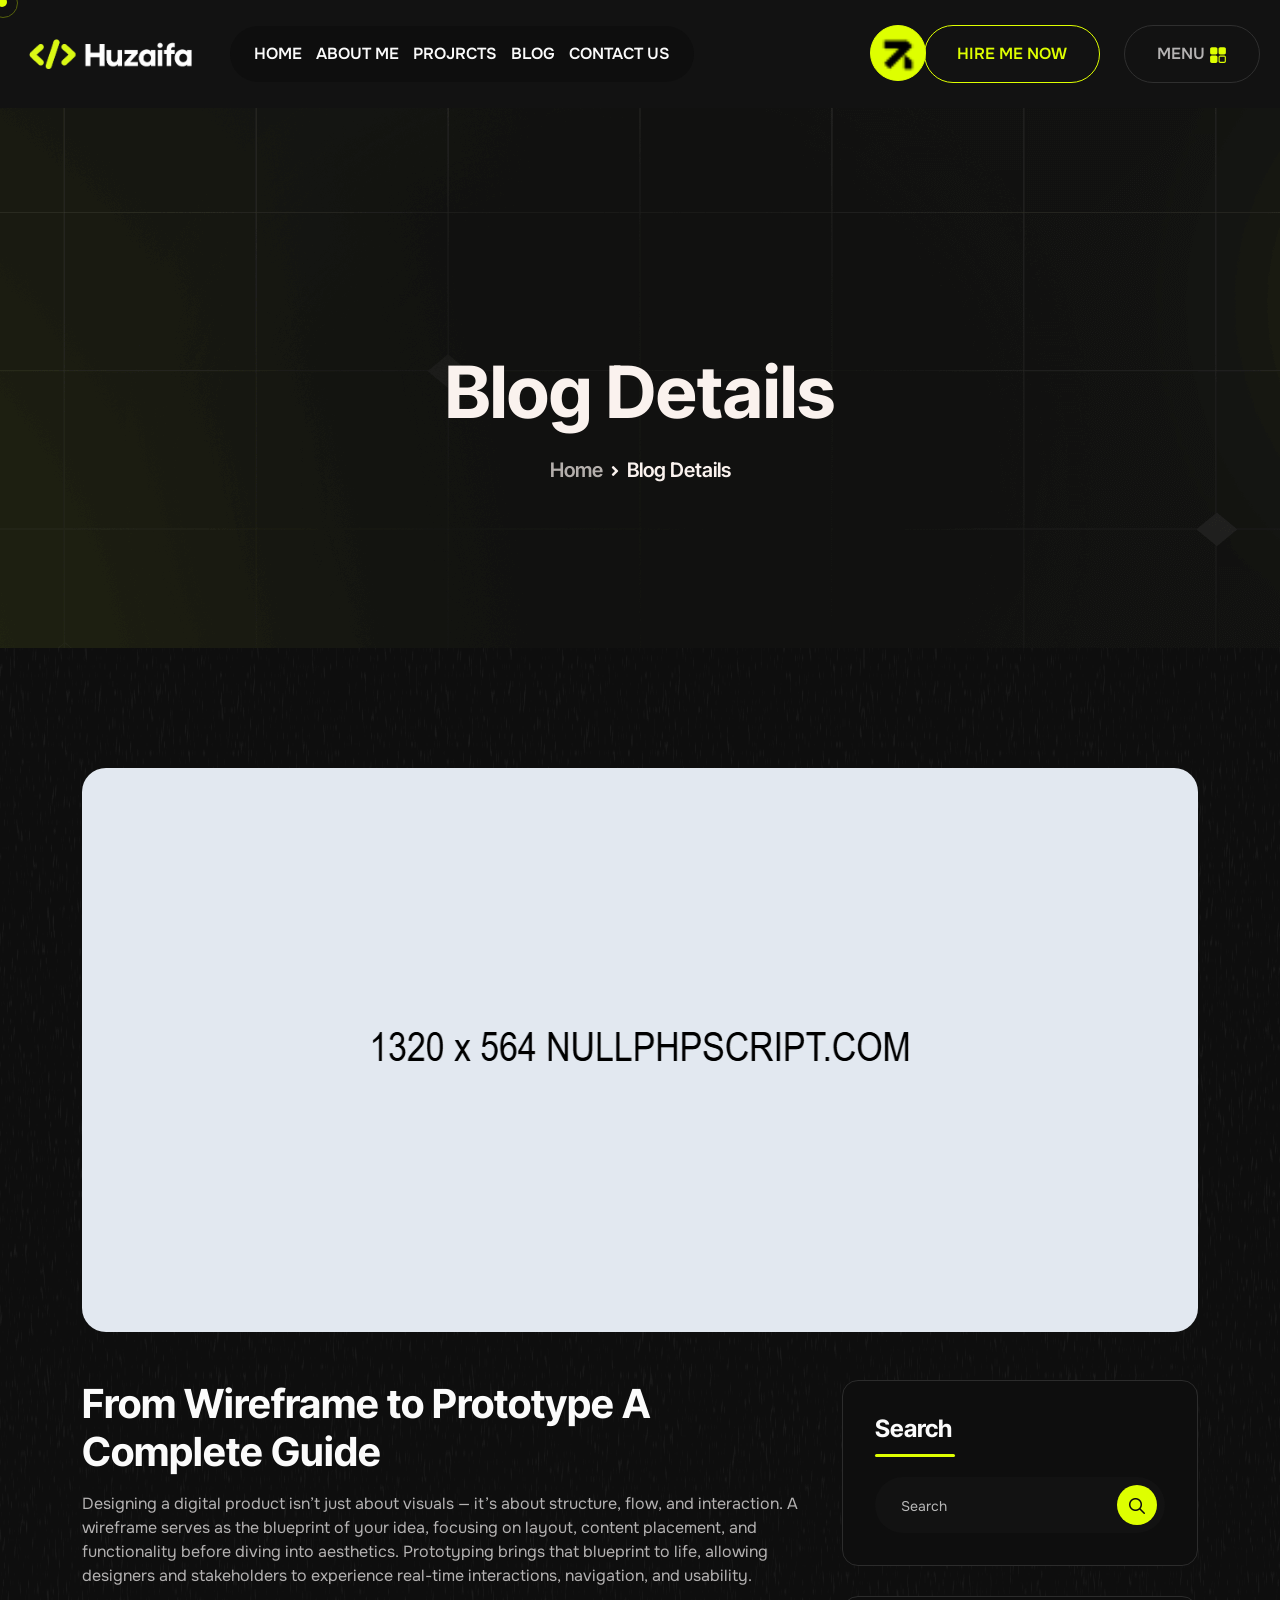
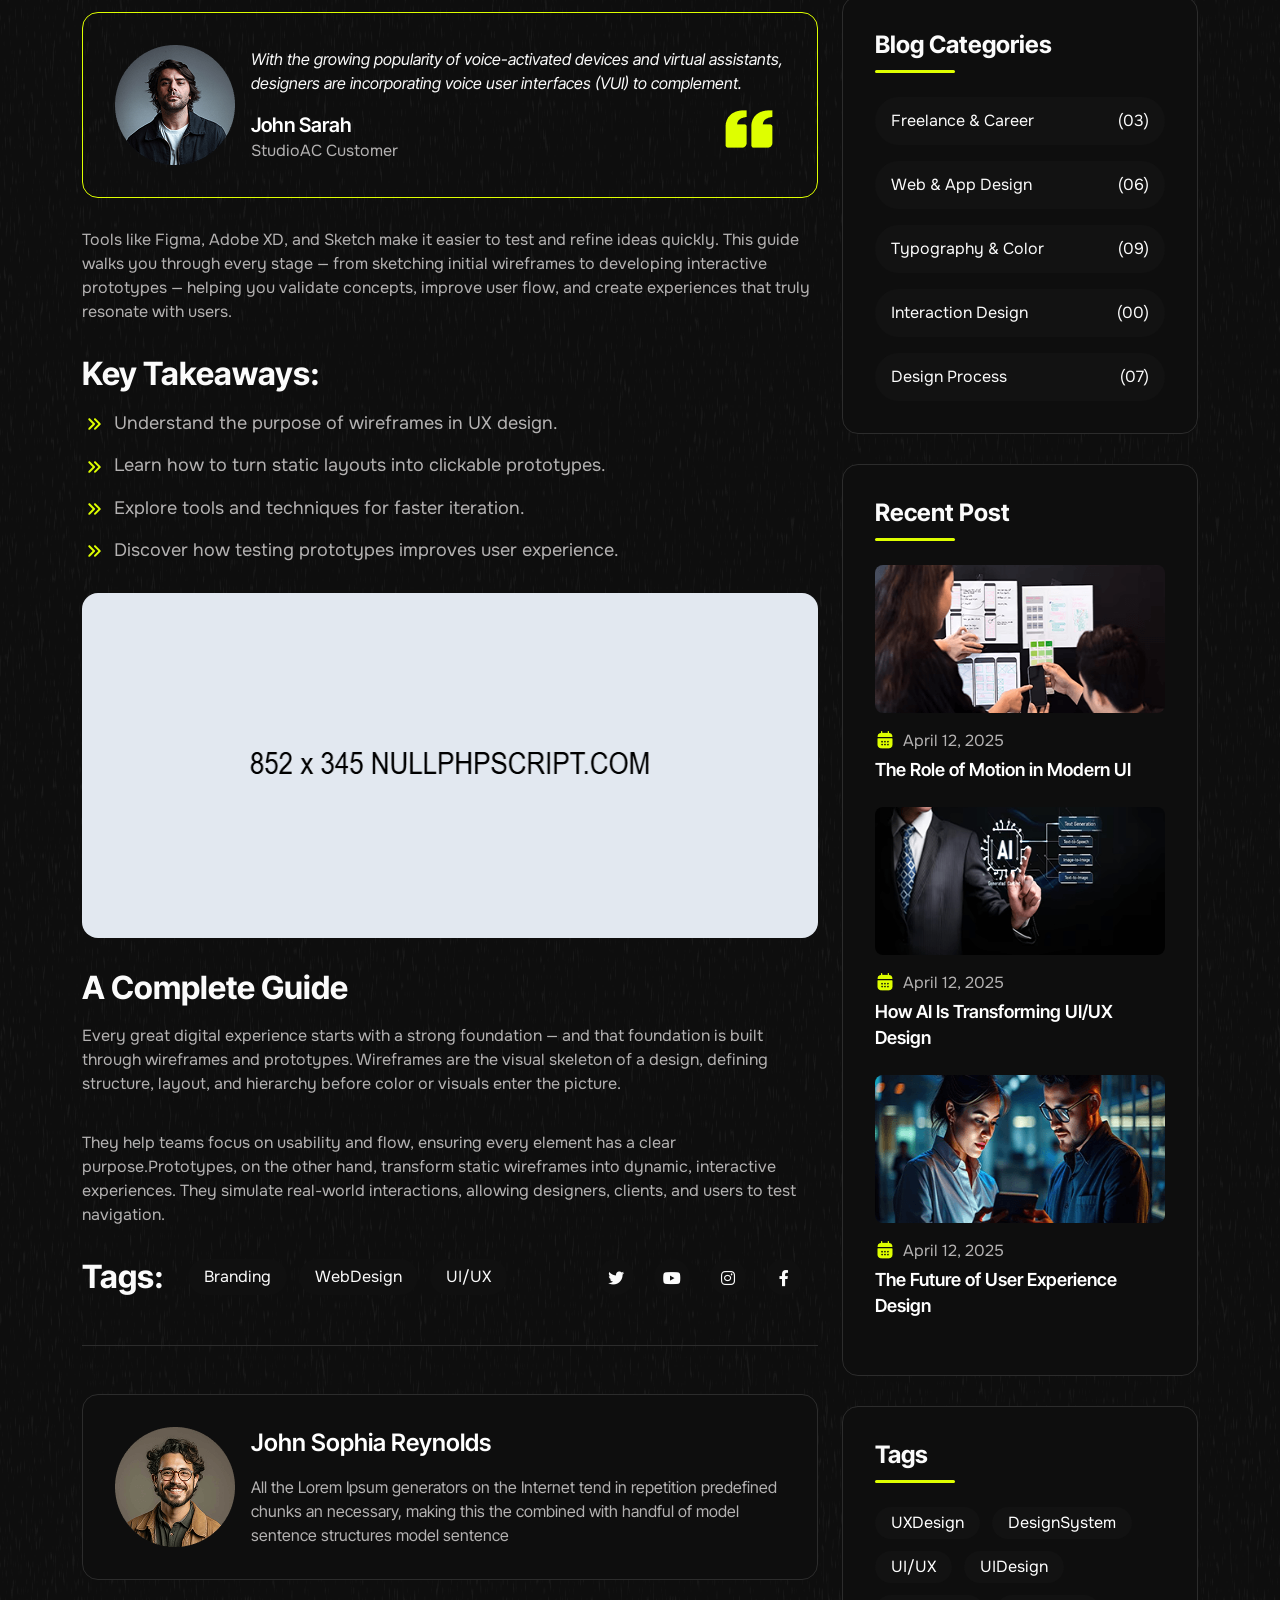
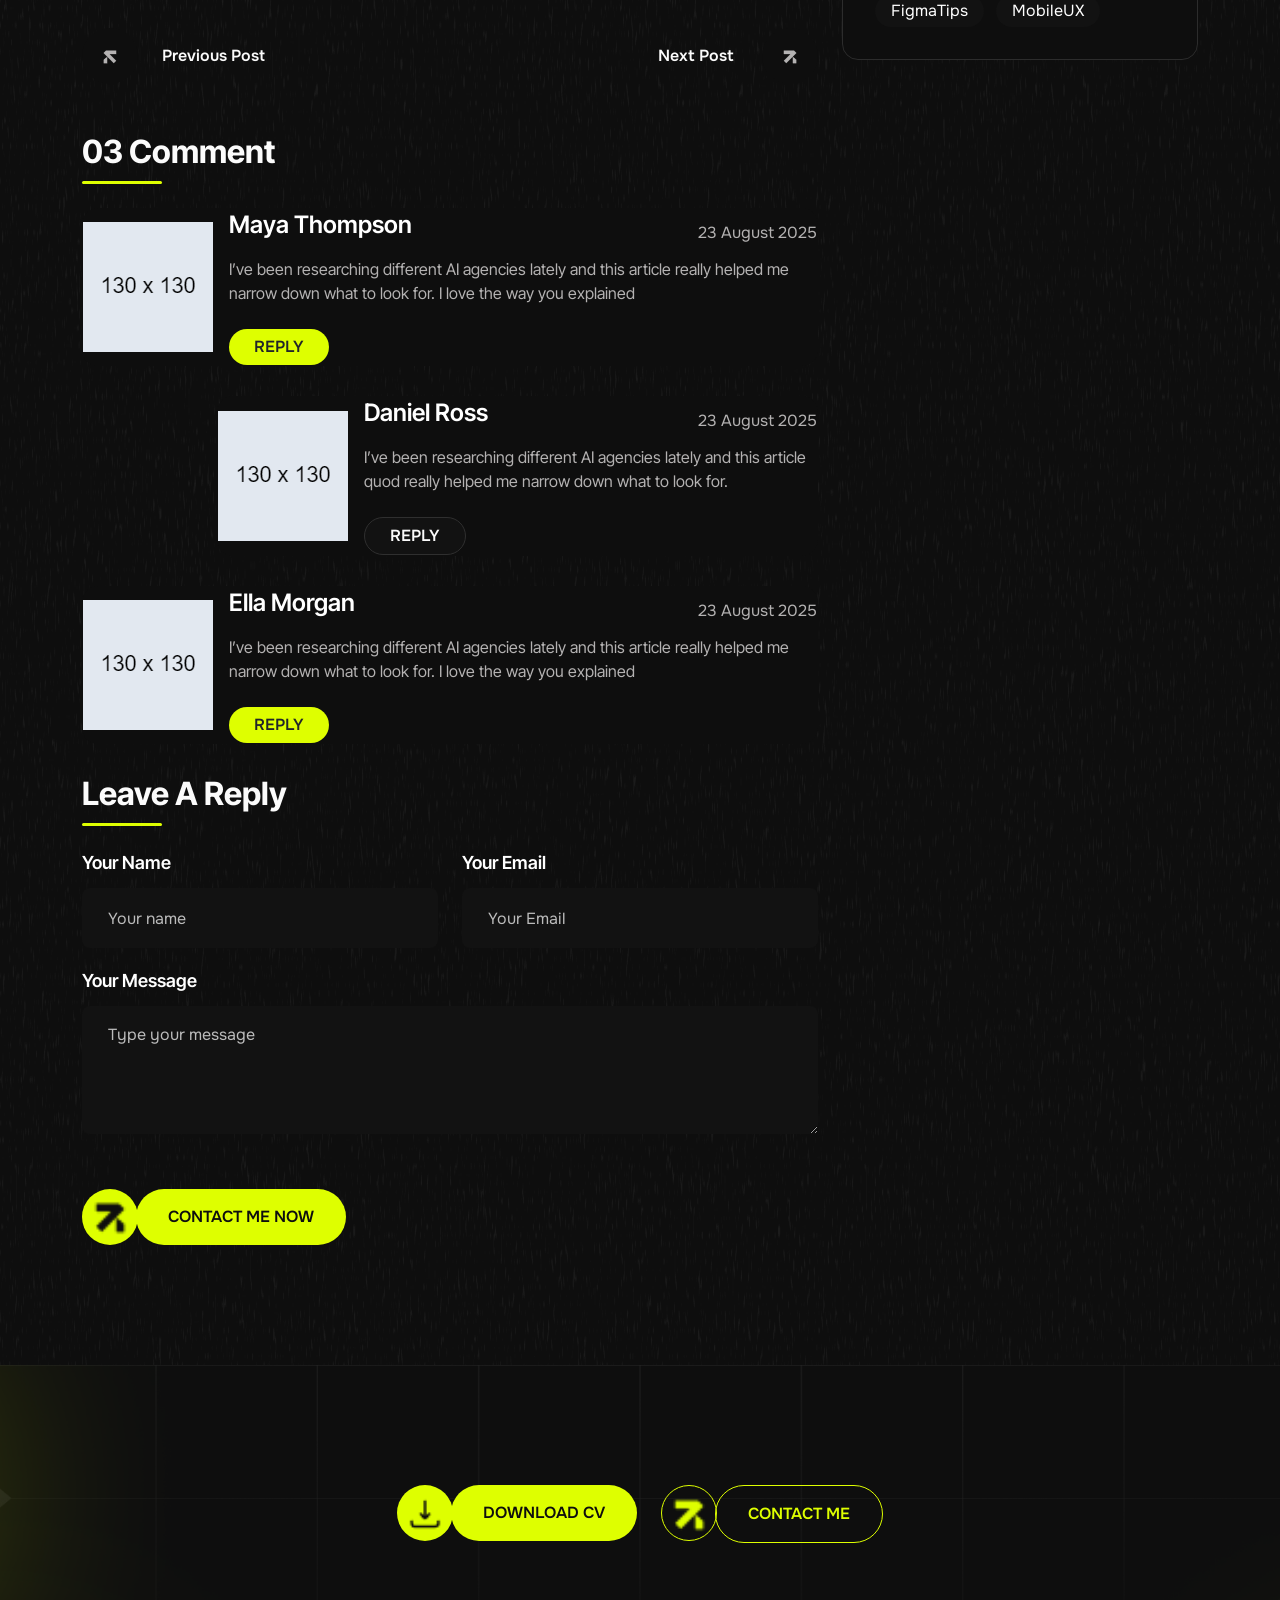
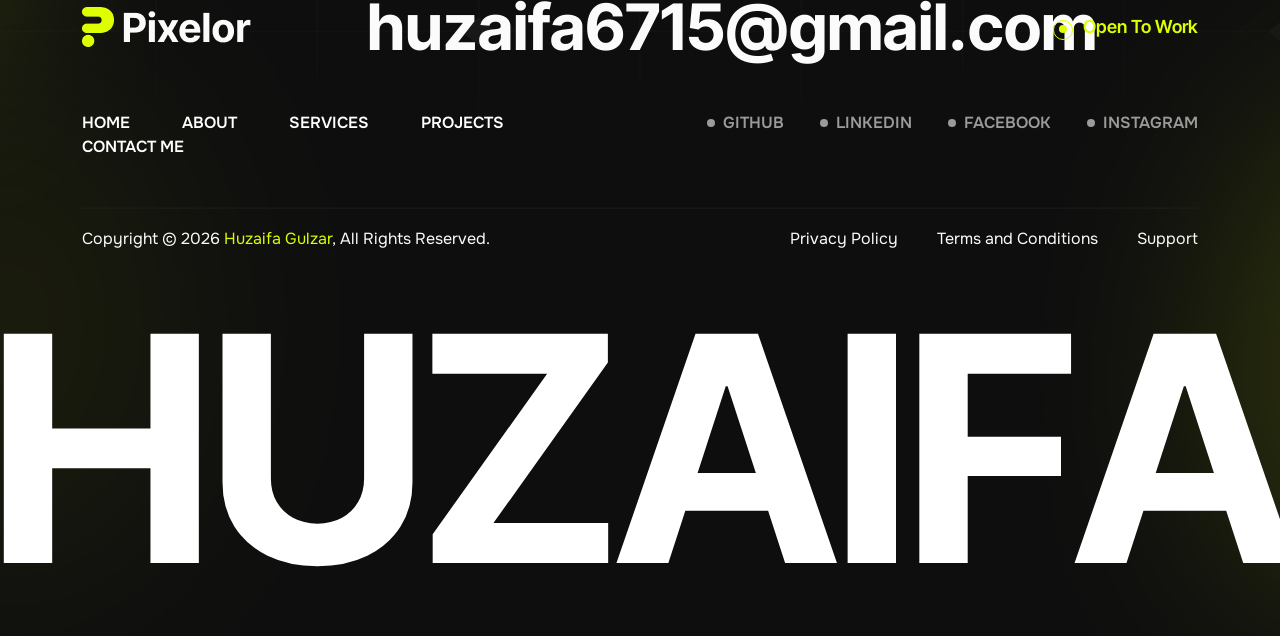
<file: blog-details.html>
<!DOCTYPE html>
<html lang="en">

<head>
    <meta charset="UTF-8">
    <meta name="viewport" content="width=device-width, initial-scale=1.0">
    <title>Shared By NULLPHPSCRIPT.COM - Pixelor - Blog Details</title>

    <!-- fav logo -->
    <link rel="shortcut icon" href="assets/img/logo/th-fav-icon.png" type="image/x-icon">
    <!-- bootstrap css -->
    <link rel="stylesheet" href="assets/css/bootstrap.min.css">
    <!-- magnific-popup css -->
    <link rel="stylesheet" href="assets/css/magnific-popup.css">
    <!-- swiper-bundle -->
    <link rel="stylesheet" href="assets/css/swiper-bundle.min.css">
    <!-- nice-select -->
    <link rel="stylesheet" href="assets/css/nice-select.css">
    <!-- aos -->
    <link rel="stylesheet" href="assets/css/aos.css">
    <!-- fontawesome -->
    <link rel="stylesheet" href="assets/css/fontawesome-pro.css">
    <!-- odometer -->
    <link rel="stylesheet" href="assets/css/odometer-theme-default.min.css">
    <!-- style css -->
    <link rel="stylesheet" href="assets/css/style.css">
</head>

<body>
    <!-- Preloader -->
    <div class="preloader">
        <svg viewBox="0 0 1000 1000" preserveAspectRatio="none">
            <path id="svg" d="M0,1005S175,995,500,995s500,5,500,5V0H0Z"></path>
        </svg>
        <h5 class="preloader-text">Pixelor </h5>
    </div>
    <!-- =========== header area start =========== -->
    <header class="th-header-area th-header-sticky">
        <div class="th-header-wrapper">
            <div class="th-logo-menu-area">
                <div class="th-logo">
                    <a href="index.html"><img src="assets/img/logo/logo-white.png" height="60" alt=""></a>
                </div>
                <div class="th-main-menu">
                    <nav class="th-mobile-menu-active">
                        <ul>
                            <li class="has-dropdown">
                                <a href="index.html">HOME
                                    <!-- <span class="menu-dwn-arrow">
                                    <i
                                            class="fa-regular fa-angle-down"></i></span> -->
                                </a>
                                <!-- <ul class="sub-menu">
                                    <li><a href="index.html">Home-01</a></li>
                                    <li><a href="index-2.html">Home-02</a></li>
                                    <li><a href="index-3.html">Home-03</a></li>
                                </ul> -->
                            </li>
                            <li><a href="about.html">ABOUT ME</a></li>
                            <!-- <li class="has-dropdown">
                                <a href="#">PAGES 
                                    <span class="menu-dwn-arrow"><i
                                            class="fa-regular fa-angle-down"></i></span>
                                        </a>

                                <ul class="sub-menu">
                                    <li><a href="service.html">Service</a></li>
                                    <li><a href="service-details.html">Service Details</a></li>
                                    <li><a href="testimonial.html">Testimonial</a></li>
                                    <li><a href="404.html">404</a></li>
                                </ul>

                            </li> -->
                            <li class="has-dropdown">
                                <a href="portfolio.html">PROJRCTS
                                    <!-- <span class="menu-dwn-arrow"><i
                                            class="fa-regular fa-angle-down"></i></span> -->
                                </a>
                                <!-- <ul class="sub-menu">
                                    <li><a href="portfolio.html">Portfolio</a></li>
                                    <li><a href="portfolio-details.html">Portfolio Details</a></li>
                                </ul> -->
                            </li>
                            <li class="has-dropdown"><a href="blog.html">BLOG
                                    <!-- <span class="menu-dwn-arrow"><i
                                            class="fa-regular fa-angle-down"></i></span> -->
                                </a>
                                <!-- <ul class="sub-menu">
                                    <li><a href="blog-classic.html">Blog Classic</a></li>
                                    <li><a href="blog.html">Blog </a></li>
                                    <li><a href="blog-details.html">Blog Details</a></li>
                                </ul> -->
                            </li>
                            <li class="has-dropdown"><a href="contact.html">CONTACT US</a></li>
                        </ul>
                    </nav>
                </div>
            </div>
            <div class="th-header-top-btn-flex">
                <!-- header btn -->
                <div class="th-header-btn">
                    <a href="contact.html" class="th-primary-btn th-primary-btn-secondary2">
                        <span class="th-icon"><img src="assets/img/icon/th-footer-btn-icon.png" alt=""></span>
                        <span class="th-text th-upper">Hire Me now</span>
                    </a>
                </div>
                <!-- action btn -->
                <div class="th-header-action-item">
                    <a href="#" class="th-menu-btn th-offcanvas-toggle">MENU <span><img
                                src="assets/img/icon/th-menu.svg" alt=""></span></a>
                </div>
            </div>
        </div>
    </header>

    <!-- MouseCursor Start -->
    <div class="mouseCursor cursor-outer"></div>
    <div class="mouseCursor cursor-inner"></div>


    <!-- offcanvas menu start -->
    <div class="th-offcanvas">
        <div class="th-offcanvas-wrapper">
            <div class="th-offcanvas-header d-flex justify-content-between align-items-center mb-50">
                <div class="th-offcanvas-logo">
                    <a href="index.html"><img src="assets/img/logo/th-block-black1.1.png" alt=""></a>
                </div>
                <div class="th-offcanvas-close">
                    <button class="th-offcanvas-close-toggle"><i class="fa-regular fa-xmark"></i></button>
                </div>
            </div>

            <div class="th-offcanvas-menu d-xl-none mb-40">
                <nav></nav>
            </div>

            <div class="th-offcanvas-content mb-40">
                <h2 class="th-offcanvas-title">Hello There</h2>
                <p class="th-offcanvas-para">Lorem ipsum dolor sit amet consectetur, adipisicing elit.</p>
            </div>

            <div class="th-offcanvas-gallery mb-40">
                <a class="popup-image" href="assets/img/devceloper/th-blog-thumb2.1.png"><img class="w-100"
                        src="assets/img/devceloper/th-blog-thumb2.1.png" alt=""></a>

                <a class="popup-image" href="assets/img/devceloper/th-blog-thumb2.2.png"><img class="w-100"
                        src="assets/img/devceloper/th-blog-thumb2.2.png" alt=""></a>

                <a class="popup-image" href="assets/img/devceloper/th-blog-thumb2.1.png"><img class="w-100"
                        src="assets/img/devceloper/th-blog-thumb2.1.png" alt=""></a>

                <a class="popup-image" href="assets/img/devceloper/th-blog-thumb2.2.png"><img class="w-100"
                        src="assets/img/devceloper/th-blog-thumb2.2.png" alt=""></a>
            </div>



            <div class="th-offcanvas-info mb-30">
                <h3 class="th-offcanvas-title mb-20">Contact Us</h3>
                <a href="#">+57-9954-6476</a>
                <a href="#">hello@Pixelor.com</a>
                <a href="#">Los Angles,California</a>
            </div>

            <div class="th-offcanvas-social mb-30">
                <h3 class="th-offcanvas-title mb-20">Follow Us</h3>
                <a href="#"><i class="fab fa-facebook-f"></i></a>
                <a href="#"><i class="fab fa-twitter"></i></a>
                <a href="#"><i class="fab fa-linkedin-in"></i></a>
                <a href="#"><i class="fab fa-instagram"></i></a>
            </div>
        </div>
    </div>
    <div class="th-offcanvas-overlay"></div>
    <!-- offcanvas menu end -->


    <!-- =========== header area end =========== -->

    <main class="th-designer-bg parallaxie" style="background-image: url(./assets/img/designer/th-designer-bg.png);">
        <!-- =========== breadcrumb area start =========== -->
        <section class="th-breadcrumb-area" style="background-image: url(./assets/img/designer/th-breadcrumb-bg.png);">
            <div class="container">
                <div class="row">
                    <div class="col-xl-6 mx-auto text-center">
                        <div class="th-breadcrumb-content">
                            <h2 class="th-breadcrumb-title">Blog Details</h2>
                            <ul>
                                <li><a href="index.html">Home</a></li>
                                <li><span><i class="fa-solid fa-angle-right"></i></span></li>
                                <li><a href="#" class="active">Blog Details</a></li>
                            </ul>
                        </div>
                    </div>
                </div>
            </div>
        </section>

        <!-- =========== breadcrumb area end =========== -->


        <!-- =========== service area start =========== -->
        <section class="th-blog-classic-wrap pt-120 pb-90">
            <div class="container">

                <div class="th-blog-details-larg-thumb image-anime mb-48">
                    <img class="w-100" src="assets/img/designer/th-blog-details-thumb.png" alt="">
                </div>


                <div class="row">
                    <div class="col-xl-8 col-lg-7">
                        <div class="th-blog-details-area-wrap">
                            <!-- single blog -->
                            <div class="th-blog-details-cont-1">
                                <!-- content 1 -->
                                <div class="service-lar-content-box-1 mb-30">
                                    <h2 class="th-title">From Wireframe to Prototype A Complete Guide</h2>
                                    <p class="th-para">Designing a digital product isn’t just about visuals — it’s about
                                        structure, flow, and interaction. A wireframe serves as the blueprint of your
                                        idea, focusing on layout, content placement, and functionality before diving
                                        into aesthetics. Prototyping brings that blueprint to life, allowing designers
                                        and stakeholders to experience real-time interactions, navigation, and
                                        usability.</p>

                                    <div class="th-servic-auth-box-flex mt-24">
                                        <div class="th-servie-sm-thumb">
                                            <span><img src="assets/img/designer/th-servic-thumb-1.1.png" alt=""></span>
                                        </div>
                                        <!-- sm content -->
                                        <div class="th-servie-sm-content">
                                            <h4 class="th-para">With the growing popularity of voice-activated devices
                                                and virtual assistants, designers are incorporating voice user
                                                interfaces (VUI) to complement.</h4>
                                            <h3 class="th-auth-title">John Sarah</h3>
                                            <p class="th-position">StudioAC Customer</p>
                                        </div>
                                        <!-- quote -->
                                        <div class="th-quote">
                                            <img src="assets/img/designer/quote-right.png" alt="">
                                        </div>
                                    </div>
                                </div>
                                <!-- content 2 -->
                                <div class="service-lar-content-box-1 mb-30">
                                    <p class="th-para">Tools like Figma, Adobe XD, and Sketch make it easier to test and
                                        refine ideas quickly. This guide walks you through every stage — from sketching
                                        initial wireframes to developing interactive prototypes — helping you validate
                                        concepts, improve user flow, and create experiences that truly resonate with
                                        users.</p>
                                </div>

                                <!-- content 3 -->
                                <div class="service-lar-content-box-1 mb-30">
                                    <h2 class="th-title th-title-2">Key Takeaways:</h2>
                                    <ul>
                                        <li><span><img src="assets/img/designer/th-double-arrow.png"
                                                    alt=""></span>Understand the purpose of wireframes in UX design.
                                        </li>
                                        <li><span><img src="assets/img/designer/th-double-arrow.png" alt=""></span>Learn
                                            how to turn static layouts into clickable prototypes.</li>
                                        <li><span><img src="assets/img/designer/th-double-arrow.png"
                                                    alt=""></span>Explore tools and techniques for faster iteration.
                                        </li>
                                        <li><span><img src="assets/img/designer/th-double-arrow.png"
                                                    alt=""></span>Discover how testing prototypes improves user
                                            experience.</li>
                                    </ul>
                                </div>
                                <!-- large thumb 2 -->
                                <div class="th-blog-details-larg-thumb-2 mb-30">
                                    <img class="w-100" src="assets/img/designer/th-blog-details-thumb-1.2.png" alt="">
                                </div>

                                <!-- content 4 -->
                                <div class="service-lar-content-box-1 mb-30">
                                    <h2 class="th-title th-title-2">A Complete Guide</h2>
                                    <p class="th-para">Every great digital experience starts with a strong foundation —
                                        and that foundation is built through wireframes and prototypes. Wireframes are
                                        the visual skeleton of a design, defining structure, layout, and hierarchy
                                        before color or visuals enter the picture. </p>
                                    <p class="th-para pt-35">They help teams focus on usability and flow, ensuring every
                                        element has a clear purpose.Prototypes, on the other hand, transform static
                                        wireframes into dynamic, interactive experiences. They simulate real-world
                                        interactions, allowing designers, clients, and users to test navigation.</p>
                                </div>


                            </div>

                            <div class="th-blog-details-wrapf">
                                <div class="th-blog-details-wrapf-flex1 mb-30">
                                    <h2 class="th-tag-title">Tags:</h2>
                                    <a href="#" class="tags">Branding</a>
                                    <a href="#" class="tags">WebDesign</a>
                                    <a href="#" class="tags">UI/UX</a>
                                </div>

                                <div class="th-blog-details-wrapf-flex2 mb-30">
                                    <a href="#" class="th-social"><i class="fa-brands fa-twitter"></i></a>
                                    <a href="#" class="th-social"><i class="fa-brands fa-youtube"></i></a>
                                    <a href="#" class="th-social"><i class="fa-brands fa-instagram"></i></a>
                                    <a href="#" class="th-social"><i class="fa-brands fa-facebook-f"></i></a>
                                </div>
                            </div>
                            <div class="th-classic-blog-border"></div>

                            <!-- blog auth -->
                            <div class="th-servic-auth-box-flex th-servic-auth-box-flex-2 mt-24">
                                <div class="th-servie-sm-thumb">
                                    <span><img src="assets/img/designer/th-servic-thumb-1.2.png" alt=""></span>
                                </div>
                                <!-- sm content -->
                                <div class="th-servie-sm-content">
                                    <h3 class="th-auth-title th-auth-title-2 pb-16">John Sophia Reynolds</h3>
                                    <h4 class="th-para th-para-2">All the Lorem Ipsum generators on the Internet tend in
                                        repetition predefined chunks an necessary, making this the combined with handful
                                        of model sentence structures model sentence </h4>
                                </div>
                            </div>

                            <!-- next previus btn -->
                            <div class="th-nextprevious-flex mt-48 mb-48">
                                <a href="" class="th-next"><span><img src="assets/img/designer/th-previus.png"
                                            alt=""></span>Previous Post</a>
                                <a href="" class="th-next-2">Next Post <span><img
                                            src="assets/img/designer/th-previus-1.png" alt=""></span></a>
                            </div>
                            <!-- comments -->
                            <div class="th-blog-details-comment-wrap">
                                <h2 class="th-comment-title">03 Comment</h2>

                                <div class="th-blog-cmnt-wrap mt-24">
                                    <!-- single comment -->
                                    <div class="th-servic-auth-box-flex th-servic-auth-box-flex-3 mb-30">
                                        <div class="th-servie-sm-thumb">
                                            <span><img src="assets/img/designer/th-cmnt-thumb-1.1.png" alt=""></span>
                                        </div>
                                        <!-- sm content -->
                                        <div class="th-servie-sm-content">
                                            <div class="th-coment-date-flex">
                                                <h3 class="th-auth-title th-auth-title-2 pb-16">Maya Thompson</h3>
                                                <a href="#" class="th-date">23 August 2025</a>
                                            </div>
                                            <h4 class="th-para th-para-2">I’ve been researching different AI agencies
                                                lately and this article really helped me narrow
                                                down what to look for. I love the way you explained</h4>
                                            <a href="#" class="reply-btn mt-24">Reply</a>
                                        </div>
                                    </div>

                                    <!-- single comment -->
                                    <div class="th-servic-auth-box-flex th-servic-auth-box-flex-3 ml-135 mb-30">
                                        <div class="th-servie-sm-thumb">
                                            <span><img src="assets/img/designer/th-cmnt-thumb-1.2.png" alt=""></span>
                                        </div>
                                        <!-- sm content -->
                                        <div class="th-servie-sm-content">
                                            <div class="th-coment-date-flex">
                                                <h3 class="th-auth-title th-auth-title-2 pb-16"><a href="#">Daniel
                                                        Ross</a></h3>
                                                <a href="#" class="th-date">23 August 2025</a>
                                            </div>
                                            <h4 class="th-para th-para-2">I’ve been researching different AI agencies
                                                lately and this article quod really helped me narrow down what to look
                                                for.</h4>
                                            <a href="#" class="reply-btn reply-btn-2 mt-24">Reply</a>
                                        </div>
                                    </div>

                                    <!-- single comment -->
                                    <div class="th-servic-auth-box-flex th-servic-auth-box-flex-3 mb-30">
                                        <div class="th-servie-sm-thumb">
                                            <span><img src="assets/img/designer/th-cmnt-thumb-1.3.png" alt=""></span>
                                        </div>
                                        <!-- sm content -->
                                        <div class="th-servie-sm-content">
                                            <div class="th-coment-date-flex">
                                                <h3 class="th-auth-title th-auth-title-2 pb-16">Ella Morgan</h3>
                                                <a href="#" class="th-date">23 August 2025</a>
                                            </div>
                                            <h4 class="th-para th-para-2">I’ve been researching different AI agencies
                                                lately and this article really helped me narrow
                                                down what to look for. I love the way you explained</h4>
                                            <a href="#" class="reply-btn mt-24">Reply</a>
                                        </div>
                                    </div>


                                </div>
                            </div>

                            <!-- reply -->
                            <div class="th-blog-details-comment-wrap mt-18 mb-30">
                                <h2 class="th-comment-title">Leave A Reply</h2>
                                <div class="th-blog-cmnt-from mt-24">
                                    <div class="row">
                                        <div class="col-xl-6">
                                            <div class="th-single-form mb-20">
                                                <h3 class="th-balel-title pb-12">Your Name</h3>
                                                <input type="text" placeholder="Your name">
                                            </div>
                                        </div>

                                        <div class="col-xl-6">
                                            <div class="th-single-form mb-20">
                                                <h3 class="th-balel-title pb-12">Your Email</h3>
                                                <input type="email" placeholder="Your Email">
                                            </div>
                                        </div>

                                        <div class="col-xl-12">
                                            <div class="th-single-form mb-20">
                                                <h3 class="th-balel-title pb-12">Your Message</h3>
                                                <textarea name="message" id="message"
                                                    placeholder="Type your message"></textarea>
                                            </div>
                                        </div>
                                        <div class="col-xl-12">
                                            <!-- primary btn -->
                                            <button class="th-primary-btn mt-28">
                                                <span class="th-icon"><img src="assets/img/icon/th-contact-arrow.png"
                                                        alt=""></span>
                                                <span class="th-text th-upper">contact me now</span>
                                            </button>
                                        </div>
                                    </div>
                                </div>
                            </div>
                        </div>
                    </div>
                    <div class="col-xl-4 col-lg-5">
                        <div class="th-service-widget-area">
                            <!-- widget 1 -->
                            <div class="th-service-widget-1 mb-30">
                                <h3 class="th-title">Search</h3>
                                <div class="th-blog-search-box-relative mt-20">
                                    <input type="text" placeholder="Search">
                                    <span class="icon-serarch"><i class="fa-regular fa-magnifying-glass"></i></span>
                                </div>
                            </div>

                            <!-- widget 2 -->
                            <div class="th-service-widget-1 mb-30">
                                <h3 class="th-title">Blog Categories</h3>
                                <!-- single cat -->
                                <div class="th-mt-24">
                                    <div class="th-single-cat">
                                        <a href="#">Freelance & Career <span>(03)</span></a>
                                        <a href="#">Web & App Design <span>(06)</span></a>
                                        <a href="#">Typography & Color <span>(09)</span></a>
                                        <a href="#">Interaction Design <span>(00)</span></a>
                                        <a href="#">Design Process <span>(07)</span></a>
                                    </div>
                                </div>
                            </div>

                            <!-- widget 3 -->
                            <div class="th-service-widget-1 mb-30">
                                <h3 class="th-title">Recent Post</h3>
                                <div class="th-recent-post-martop-24">
                                    <!-- recent post -->
                                    <div class="th-recent-post mb-24">
                                        <!-- thumb -->
                                        <div class="th-recent-post-thumb image-anime mb-16">
                                            <img class="w-100" src="assets/img/designer/th-recent-post1.1.png" alt="">
                                        </div>
                                        <!-- meta -->
                                        <div class="th-recent-post-meta">
                                            <a href="#"><span><img src="assets/img/designer/th-calendar.png"
                                                        alt=""></span>April 12, 2025</a>
                                        </div>
                                        <!-- title -->
                                        <h3 class="th-titlee"><a href="blog-details.html">The Role of Motion in Modern
                                                UI</a></h3>
                                    </div>

                                    <!-- recent post -->
                                    <div class="th-recent-post mb-24">
                                        <!-- thumb -->
                                        <div class="th-recent-post-thumb image-anime mb-16">
                                            <img class="w-100" src="assets/img/designer/th-recent-post1.2.png" alt="">
                                        </div>
                                        <!-- meta -->
                                        <div class="th-recent-post-meta">
                                            <a href="#"><span><img src="assets/img/designer/th-calendar.png"
                                                        alt=""></span>April 12, 2025</a>
                                        </div>
                                        <!-- title -->
                                        <h3 class="th-titlee"><a href="blog-details.html">How AI Is Transforming UI/UX
                                                Design</a></h3>
                                    </div>

                                    <!-- recent post -->
                                    <div class="th-recent-post mb-24">
                                        <!-- thumb -->
                                        <div class="th-recent-post-thumb image-anime mb-16">
                                            <img class="w-100" src="assets/img/designer/th-recent-post1.3.png" alt="">
                                        </div>
                                        <!-- meta -->
                                        <div class="th-recent-post-meta">
                                            <a href="#"><span><img src="assets/img/designer/th-calendar.png"
                                                        alt=""></span>April 12, 2025</a>
                                        </div>
                                        <!-- title -->
                                        <h3 class="th-titlee"><a href="blog-details.html">The Future of User Experience
                                                Design</a></h3>
                                    </div>
                                </div>

                            </div>

                            <!-- widget 4 -->
                            <div class="th-service-widget-1 mb-30">
                                <h3 class="th-title">Tags</h3>
                                <div class="th-recent-post-martop-24">

                                    <div class="th-blog-meta-tags">
                                        <a href="#">UXDesign</a>
                                        <a href="#">DesignSystem</a>
                                        <a href="#">UI/UX</a>
                                        <a href="#">UIDesign</a>
                                        <a href="#">FigmaTips</a>
                                        <a href="#">MobileUX</a>
                                    </div>
                                </div>

                            </div>
                        </div>
                    </div>
                </div>
            </div>
        </section>
        <!-- =========== service area end =========== -->
    </main>

    <!-- =========== footer area start =========== -->
    <footer class="th-footer-area fix pt-120" style="background-image: url(./assets/img/footer/th-footer-bg.png);">
        <div class="container">
            <div class="row">
                <div class="col-xl-6 mx-auto text-center">
                    <div class="th-footer-btn-wrap">
                        <a href="assets/cv/Huzaifa-Gulzar-CV.pdf" class="th-primary-btn" data-aos="fade-up" download>
                            <span class="th-icon"><img src="assets/img/icon/download.png" alt=""></span>
                            <span class="th-text">DOWNLOAD CV</span>
                        </a>

                        <a href="contact.html" class="th-primary-btn th-primary-btn-secondary" data-aos="fade-up">
                            <span class="th-icon"><img src="assets/img/icon/th-footer-btn-icon.png" alt=""></span>
                            <span class="th-text">CONTACT ME</span>
                        </a>
                    </div>
                </div>
            </div>

            <div class="row align-items-center">
                <div class="col-xl-3 col-lg-3 col-md-2">
                    <div class="th-footer-left-logo">
                        <img src="assets/img/logo/th-logo-white.png" alt="Huzaifa Gulzar Logo">
                    </div>
                </div>

                <div class="col-xl-6 col-lg-6 col-md-7 mx-auto text-center">
                    <h2 class="th-footer-mail-title">
                        <a href="mailto:huzaifa6715@gmail.com">huzaifa6715@gmail.com</a>
                    </h2>
                </div>

                <div class="col-xl-3 col-lg-3 col-md-3">
                    <h3 class="th-opentowork"><span></span>Open To Work</h3>
                </div>
            </div>

            <div class="row">
                <div class="col-xl-6 col-lg-6 text-center text-xl-start">
                    <div class="th-footer-widget-1 mb-30">
                        <div class="th-footer-menu">
                            <ul>
                                <li><a href="index.html">Home</a></li>
                                <li><a href="#about">About</a></li>
                                <li><a href="#services">Services</a></li>
                                <li><a href="portfolio-details.html">Projects</a></li>
                                <li><a href="contact.html">Contact Me</a></li>
                            </ul>
                        </div>
                    </div>
                </div>

                <div class="col-xl-6 col-lg-6 text-center text-xl-end">
                    <div class="th-footer-widget-2 mb-30">
                        <div class="th-footer-social">
                            <ul>
                                <li><a href="#">GitHub</a></li>
                                <li><a href="#">LinkedIn</a></li>
                                <li><a href="#">Facebook</a></li>
                                <li><a href="#">Instagram</a></li>
                            </ul>
                        </div>
                    </div>
                </div>
            </div>

            <hr class="th-footer-border">
        </div>

        <div class="container">
            <div class="row">
                <div class="copyright-top-border">
                    <div class="row">
                        <div class="col-xl-6 col-md-6">
                            <div class="th-copyright mb-40">
                                <p class="th-copyright-text">
                                    Copyright © 2026 <a href="index.html">Huzaifa Gulzar</a>, All Rights Reserved.
                                </p>
                            </div>
                        </div>

                        <div class="col-xl-6 col-md-6 text-end">
                            <div class="th-copyright-menu mb-40">
                                <ul>
                                    <li><a href="#">Privacy Policy</a></li>
                                    <li><a href="#">Terms and Conditions</a></li>
                                    <li><a href="#">Support</a></li>
                                </ul>
                            </div>
                        </div>
                    </div>
                </div>
            </div>
        </div>

        <div class="container">
            <a href="contact.html" data-aos="fade-up">
                <div class="footer-large-title tp_fade_anim mb-30">
                    <h3 class="footer-title">HUZAIFA</h3>
                </div>
            </a>
        </div>
    </footer>
    <!-- =========== footer area end =========== -->
    <!-- progress -->
    <div class="paginacontainer">
        <div class="progress-wrap">
            <svg class="progress-circle svg-content" width="100%" height="100%" viewBox="-1 -1 102 102">
                <path d="M50,1 a49,49 0 0,1 0,98 a49,49 0 0,1 0,-98" />
            </svg>
        </div>
    </div>
    <!-- =========== footer area end =========== -->


    <!-- js file include here -->
    <!-- jquery js -->
    <script src="assets/js/jquery-3.7.1.min.js"></script>
    <!-- bootstrap js -->
    <script src="assets/js/bootstrap.bundle.min.js"></script>
    <!-- magnific-popup js -->
    <script src="assets/js/jquery.magnific-popup.min.js"></script>
    <!-- swiper-bundle js -->
    <script src="assets/js/swiper-bundle.min.js"></script>
    <!-- nice-select js -->
    <script src="assets/js/nice-select.js"></script>
    <!-- aos js -->
    <script src="assets/js/aos.js"></script>
    <script src="assets/js/fontawesome.min.js"></script>
    <!-- plugin js -->
    <script src="assets/js/plugin.js"></script>
    <script src="assets/js/gAnim.js"></script>
    <!-- SmoothScroll js -->
    <script src="assets/js/SmoothScroll.js"></script>
    <!-- counter -->
    <script src="assets/js/jquery.waypoints.js"></script>
    <script src="assets/js/jquery.counterup.min.js"></script>
    <script src="assets/js/parallaxie.js"></script>
    <!-- main js -->
    <script src="assets/js/main.js"></script>
</body>

</html>
</file>
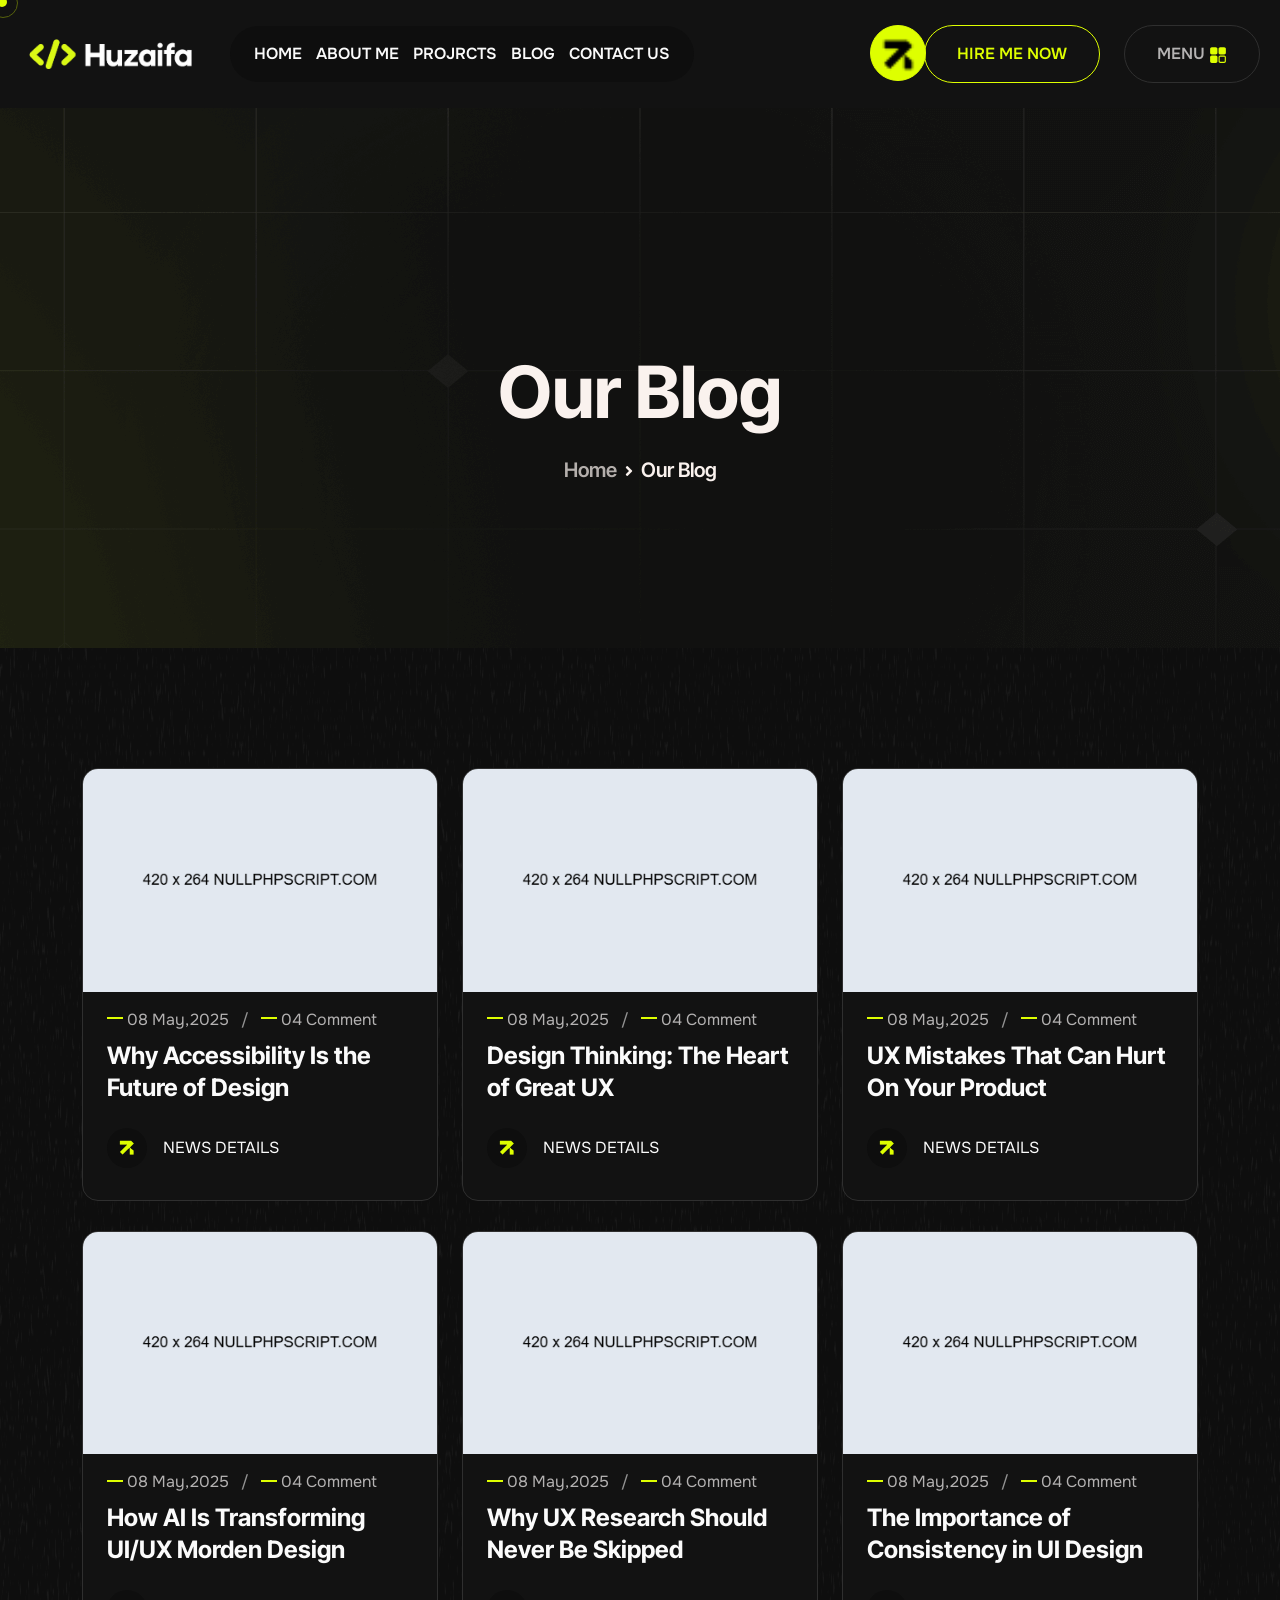
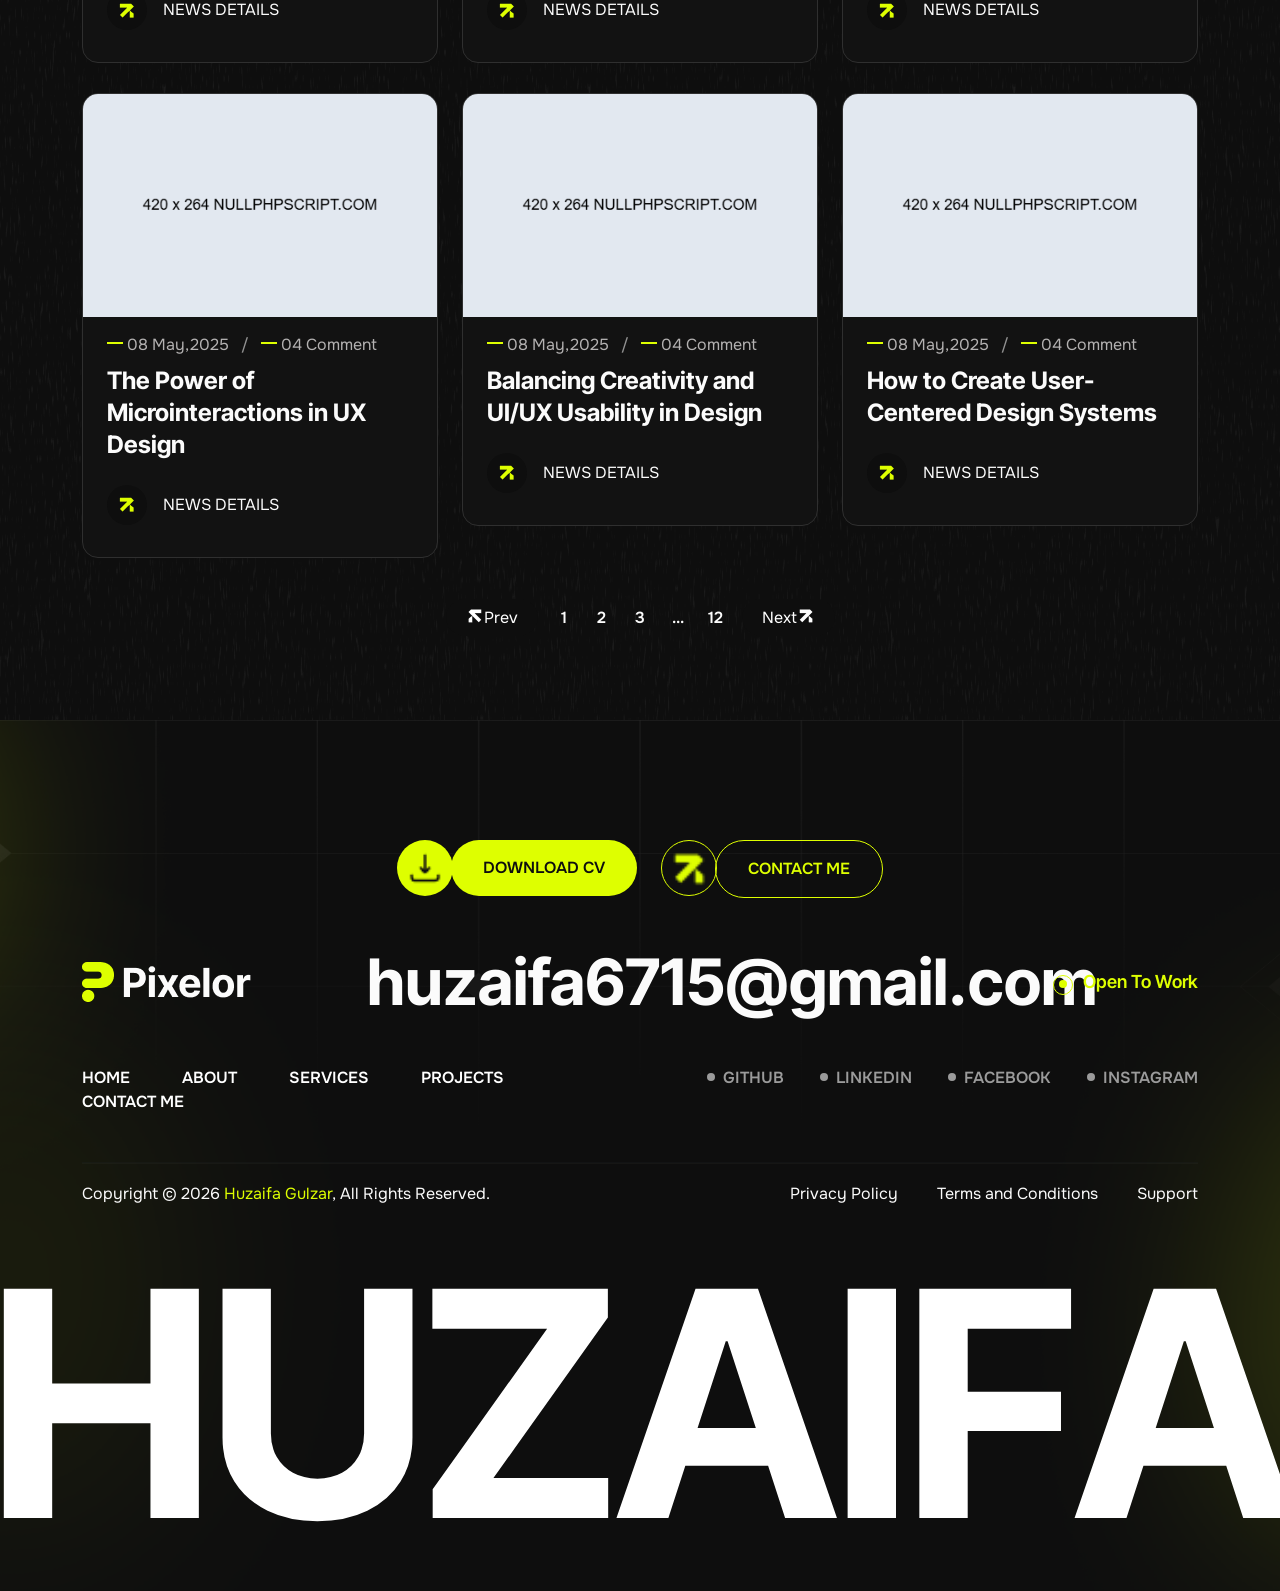
<file: blog.html>
<!DOCTYPE html>
<html lang="en">

<head>
    <meta charset="UTF-8">
    <meta name="viewport" content="width=device-width, initial-scale=1.0">
    <title>Shared By NULLPHPSCRIPT.COM - Pixelor - Our Blog</title>

    <!-- fav logo -->
    <link rel="shortcut icon" href="assets/img/logo/th-fav-icon.png" type="image/x-icon">
    <!-- bootstrap css -->
    <link rel="stylesheet" href="assets/css/bootstrap.min.css">
    <!-- magnific-popup css -->
    <link rel="stylesheet" href="assets/css/magnific-popup.css">
    <!-- swiper-bundle -->
    <link rel="stylesheet" href="assets/css/swiper-bundle.min.css">
    <!-- nice-select -->
    <link rel="stylesheet" href="assets/css/nice-select.css">
    <!-- aos -->
    <link rel="stylesheet" href="assets/css/aos.css">
    <!-- fontawesome -->
    <link rel="stylesheet" href="assets/css/fontawesome-pro.css">
    <!-- odometer -->
    <link rel="stylesheet" href="assets/css/odometer-theme-default.min.css">
    <!-- style css -->
    <link rel="stylesheet" href="assets/css/style.css">
</head>

<body>
    <!-- Preloader -->
    <div class="preloader">
        <svg viewBox="0 0 1000 1000" preserveAspectRatio="none">
            <path id="svg" d="M0,1005S175,995,500,995s500,5,500,5V0H0Z"></path>
        </svg>
        <h5 class="preloader-text">Pixelor </h5>
    </div>
    <!-- =========== header area start =========== -->
    <header class="th-header-area th-header-sticky">
        <div class="th-header-wrapper">
            <div class="th-logo-menu-area">
                <div class="th-logo">
                    <a href="index.html"><img src="assets/img/logo/logo-white.png" height="60" alt=""></a>
                </div>
                <div class="th-main-menu">
                    <nav class="th-mobile-menu-active">
                        <ul>
                            <li class="has-dropdown">
                                <a href="index.html">HOME
                                    <!-- <span class="menu-dwn-arrow">
                                    <i
                                            class="fa-regular fa-angle-down"></i></span> -->
                                </a>
                                <!-- <ul class="sub-menu">
                                    <li><a href="index.html">Home-01</a></li>
                                    <li><a href="index-2.html">Home-02</a></li>
                                    <li><a href="index-3.html">Home-03</a></li>
                                </ul> -->
                            </li>
                            <li><a href="about.html">ABOUT ME</a></li>
                            <!-- <li class="has-dropdown">
                                <a href="#">PAGES 
                                    <span class="menu-dwn-arrow"><i
                                            class="fa-regular fa-angle-down"></i></span>
                                        </a>

                                <ul class="sub-menu">
                                    <li><a href="service.html">Service</a></li>
                                    <li><a href="service-details.html">Service Details</a></li>
                                    <li><a href="testimonial.html">Testimonial</a></li>
                                    <li><a href="404.html">404</a></li>
                                </ul>

                            </li> -->
                            <li class="has-dropdown">
                                <a href="portfolio.html">PROJRCTS
                                    <!-- <span class="menu-dwn-arrow"><i
                                            class="fa-regular fa-angle-down"></i></span> -->
                                </a>
                                <!-- <ul class="sub-menu">
                                    <li><a href="portfolio.html">Portfolio</a></li>
                                    <li><a href="portfolio-details.html">Portfolio Details</a></li>
                                </ul> -->
                            </li>
                            <li class="has-dropdown"><a href="blog.html">BLOG
                                    <!-- <span class="menu-dwn-arrow"><i
                                            class="fa-regular fa-angle-down"></i></span> -->
                                </a>
                                <!-- <ul class="sub-menu">
                                    <li><a href="blog-classic.html">Blog Classic</a></li>
                                    <li><a href="blog.html">Blog </a></li>
                                    <li><a href="blog-details.html">Blog Details</a></li>
                                </ul> -->
                            </li>
                            <li class="has-dropdown"><a href="contact.html">CONTACT US</a></li>
                        </ul>
                    </nav>
                </div>
            </div>
            <div class="th-header-top-btn-flex">
                <!-- header btn -->
                <div class="th-header-btn">
                    <a href="contact.html" class="th-primary-btn th-primary-btn-secondary2">
                        <span class="th-icon"><img src="assets/img/icon/th-footer-btn-icon.png" alt=""></span>
                        <span class="th-text th-upper">Hire Me now</span>
                    </a>
                </div>
                <!-- action btn -->
                <div class="th-header-action-item">
                    <a href="#" class="th-menu-btn th-offcanvas-toggle">MENU <span><img
                                src="assets/img/icon/th-menu.svg" alt=""></span></a>
                </div>
            </div>
        </div>
    </header>

    <!-- MouseCursor Start -->
    <div class="mouseCursor cursor-outer"></div>
    <div class="mouseCursor cursor-inner"></div>


    <!-- offcanvas menu start -->
    <div class="th-offcanvas">
        <div class="th-offcanvas-wrapper">
            <div class="th-offcanvas-header d-flex justify-content-between align-items-center mb-50">
                <div class="th-offcanvas-logo">
                    <a href="index.html"><img src="assets/img/logo/th-block-black1.1.png" alt=""></a>
                </div>
                <div class="th-offcanvas-close">
                    <button class="th-offcanvas-close-toggle"><i class="fa-regular fa-xmark"></i></button>
                </div>
            </div>

            <div class="th-offcanvas-menu d-xl-none mb-40">
                <nav></nav>
            </div>

            <div class="th-offcanvas-content mb-40">
                <h2 class="th-offcanvas-title">Hello There</h2>
                <p class="th-offcanvas-para">Lorem ipsum dolor sit amet consectetur, adipisicing elit.</p>
            </div>

            <div class="th-offcanvas-gallery mb-40">
                <a class="popup-image" href="assets/img/devceloper/th-blog-thumb2.1.png"><img class="w-100"
                        src="assets/img/devceloper/th-blog-thumb2.1.png" alt=""></a>

                <a class="popup-image" href="assets/img/devceloper/th-blog-thumb2.2.png"><img class="w-100"
                        src="assets/img/devceloper/th-blog-thumb2.2.png" alt=""></a>

                <a class="popup-image" href="assets/img/devceloper/th-blog-thumb2.1.png"><img class="w-100"
                        src="assets/img/devceloper/th-blog-thumb2.1.png" alt=""></a>

                <a class="popup-image" href="assets/img/devceloper/th-blog-thumb2.2.png"><img class="w-100"
                        src="assets/img/devceloper/th-blog-thumb2.2.png" alt=""></a>
            </div>



            <div class="th-offcanvas-info mb-30">
                <h3 class="th-offcanvas-title mb-20">Contact Us</h3>
                <a href="#">+57-9954-6476</a>
                <a href="#">hello@Pixelor.com</a>
                <a href="#">Los Angles,California</a>
            </div>

            <div class="th-offcanvas-social mb-30">
                <h3 class="th-offcanvas-title mb-20">Follow Us</h3>
                <a href="#"><i class="fab fa-facebook-f"></i></a>
                <a href="#"><i class="fab fa-twitter"></i></a>
                <a href="#"><i class="fab fa-linkedin-in"></i></a>
                <a href="#"><i class="fab fa-instagram"></i></a>
            </div>
        </div>
    </div>
    <div class="th-offcanvas-overlay"></div>
    <!-- offcanvas menu end -->


    <!-- =========== header area end =========== -->

    <main class="th-designer-bg parallaxie" style="background-image: url(./assets/img/designer/th-designer-bg.png);">
        <!-- =========== breadcrumb area start =========== -->
        <section class="th-breadcrumb-area" style="background-image: url(./assets/img/designer/th-breadcrumb-bg.png);">
            <div class="container">
                <div class="row">
                    <div class="col-xl-6 mx-auto text-center">
                        <div class="th-breadcrumb-content">
                            <h2 class="th-breadcrumb-title">Our Blog</h2>
                            <ul>
                                <li><a href="index.html">Home</a></li>
                                <li><span><i class="fa-solid fa-angle-right"></i></span></li>
                                <li><a href="#" class="active">Our Blog</a></li>
                            </ul>
                        </div>
                    </div>
                </div>
            </div>
        </section>

        <!-- =========== breadcrumb area end =========== -->


        <!-- =========== service area start =========== -->
        <section class="th-blog-inner-wrap pt-120 pb-90">
            <div class="container">
                <div class="row">
                    <!-- single blog -->
                    <div class="col-xl-4 col-md-6 mb-30">
                        <div class="th-blog-wrap-iner">
                            <!-- thumb -->
                            <div class="th-blog-wrap-iner-thumb image-anime">
                                <img class="w-100" src="assets/img/designer/th-blog-thumb-1.1.png" alt="">
                            </div>
                            <div class="th-blog-wrap-iner-content">
                                <!-- meta -->
                                <div class="th-blog-meta">
                                    <a href="#"><span><img src="assets/img/designer/th-blog-line.png" alt=""></span> 08
                                        May,2025</a>
                                    <span class="th-slash">/</span>
                                    <a href="#"><span><img src="assets/img/designer/th-blog-line.png" alt=""></span> 04
                                        Comment</a>
                                </div>
                                <!-- title -->
                                <h2 class="th-title"><a href="blog-details.html">Why Accessibility Is the Future of
                                        Design</a></h2>
                                <!-- btn -->
                                <div class="th-blog-iner-btn">
                                    <a href="blog-details.html" class="th-service-arrow-icon">
                                        <span class="th-arrow-bg"><img src="assets/img/icon/th-arrow-icon-ser.png"
                                                alt=""></span>
                                        <span class="th-arrow-content">NEWS DETAILS</span>
                                    </a>
                                </div>
                            </div>
                        </div>
                    </div>

                    <!-- single blog -->
                    <div class="col-xl-4 col-md-6 mb-30">
                        <div class="th-blog-wrap-iner">
                            <!-- thumb -->
                            <div class="th-blog-wrap-iner-thumb image-anime">
                                <img class="w-100" src="assets/img/designer/th-blog-thumb-1.2.png" alt="">
                            </div>
                            <div class="th-blog-wrap-iner-content">
                                <!-- meta -->
                                <div class="th-blog-meta">
                                    <a href="#"><span><img src="assets/img/designer/th-blog-line.png" alt=""></span> 08
                                        May,2025</a>
                                    <span class="th-slash">/</span>
                                    <a href="#"><span><img src="assets/img/designer/th-blog-line.png" alt=""></span> 04
                                        Comment</a>
                                </div>
                                <!-- title -->
                                <h2 class="th-title"><a href="blog-details.html">Design Thinking: The Heart of Great
                                        UX</a></h2>
                                <!-- btn -->
                                <div class="th-blog-iner-btn">
                                    <a href="blog-details.html" class="th-service-arrow-icon">
                                        <span class="th-arrow-bg"><img src="assets/img/icon/th-arrow-icon-ser.png"
                                                alt=""></span>
                                        <span class="th-arrow-content">NEWS DETAILS</span>
                                    </a>
                                </div>
                            </div>
                        </div>
                    </div>

                    <!-- single blog -->
                    <div class="col-xl-4 col-md-6 mb-30">
                        <div class="th-blog-wrap-iner">
                            <!-- thumb -->
                            <div class="th-blog-wrap-iner-thumb image-anime">
                                <img class="w-100" src="assets/img/designer/th-blog-thumb-1.3.png" alt="">
                            </div>
                            <div class="th-blog-wrap-iner-content">
                                <!-- meta -->
                                <div class="th-blog-meta">
                                    <a href="#"><span><img src="assets/img/designer/th-blog-line.png" alt=""></span> 08
                                        May,2025</a>
                                    <span class="th-slash">/</span>
                                    <a href="#"><span><img src="assets/img/designer/th-blog-line.png" alt=""></span> 04
                                        Comment</a>
                                </div>
                                <!-- title -->
                                <h2 class="th-title"><a href="blog-details.html">UX Mistakes That Can Hurt On Your
                                        Product</a></h2>
                                <!-- btn -->
                                <div class="th-blog-iner-btn">
                                    <a href="blog-details.html" class="th-service-arrow-icon">
                                        <span class="th-arrow-bg"><img src="assets/img/icon/th-arrow-icon-ser.png"
                                                alt=""></span>
                                        <span class="th-arrow-content">NEWS DETAILS</span>
                                    </a>
                                </div>
                            </div>
                        </div>
                    </div>

                    <!-- single blog -->
                    <div class="col-xl-4 col-md-6 mb-30">
                        <div class="th-blog-wrap-iner">
                            <!-- thumb -->
                            <div class="th-blog-wrap-iner-thumb image-anime">
                                <img class="w-100" src="assets/img/designer/th-blog-thumb-1.4.png" alt="">
                            </div>
                            <div class="th-blog-wrap-iner-content">
                                <!-- meta -->
                                <div class="th-blog-meta">
                                    <a href="#"><span><img src="assets/img/designer/th-blog-line.png" alt=""></span> 08
                                        May,2025</a>
                                    <span class="th-slash">/</span>
                                    <a href="#"><span><img src="assets/img/designer/th-blog-line.png" alt=""></span> 04
                                        Comment</a>
                                </div>
                                <!-- title -->
                                <h2 class="th-title"><a href="blog-details.html">How AI Is Transforming UI/UX Morden
                                        Design</a></h2>
                                <!-- btn -->
                                <div class="th-blog-iner-btn">
                                    <a href="blog-details.html" class="th-service-arrow-icon">
                                        <span class="th-arrow-bg"><img src="assets/img/icon/th-arrow-icon-ser.png"
                                                alt=""></span>
                                        <span class="th-arrow-content">NEWS DETAILS</span>
                                    </a>
                                </div>
                            </div>
                        </div>
                    </div>

                    <!-- single blog -->
                    <div class="col-xl-4 col-md-6 mb-30">
                        <div class="th-blog-wrap-iner">
                            <!-- thumb -->
                            <div class="th-blog-wrap-iner-thumb image-anime">
                                <img class="w-100" src="assets/img/designer/th-blog-thumb-1.5.png" alt="">
                            </div>
                            <div class="th-blog-wrap-iner-content">
                                <!-- meta -->
                                <div class="th-blog-meta">
                                    <a href="#"><span><img src="assets/img/designer/th-blog-line.png" alt=""></span> 08
                                        May,2025</a>
                                    <span class="th-slash">/</span>
                                    <a href="#"><span><img src="assets/img/designer/th-blog-line.png" alt=""></span> 04
                                        Comment</a>
                                </div>
                                <!-- title -->
                                <h2 class="th-title"><a href="blog-details.html">Why UX Research Should Never Be
                                        Skipped</a></h2>
                                <!-- btn -->
                                <div class="th-blog-iner-btn">
                                    <a href="blog-details.html" class="th-service-arrow-icon">
                                        <span class="th-arrow-bg"><img src="assets/img/icon/th-arrow-icon-ser.png"
                                                alt=""></span>
                                        <span class="th-arrow-content">NEWS DETAILS</span>
                                    </a>
                                </div>
                            </div>
                        </div>
                    </div>

                    <!-- single blog -->
                    <div class="col-xl-4 col-md-6 mb-30">
                        <div class="th-blog-wrap-iner">
                            <!-- thumb -->
                            <div class="th-blog-wrap-iner-thumb image-anime">
                                <img class="w-100" src="assets/img/designer/th-blog-thumb-1.6.png" alt="">
                            </div>
                            <div class="th-blog-wrap-iner-content">
                                <!-- meta -->
                                <div class="th-blog-meta">
                                    <a href="#"><span><img src="assets/img/designer/th-blog-line.png" alt=""></span> 08
                                        May,2025</a>
                                    <span class="th-slash">/</span>
                                    <a href="#"><span><img src="assets/img/designer/th-blog-line.png" alt=""></span> 04
                                        Comment</a>
                                </div>
                                <!-- title -->
                                <h2 class="th-title"><a href="blog-details.html">The Importance of Consistency in UI
                                        Design</a></h2>
                                <!-- btn -->
                                <div class="th-blog-iner-btn">
                                    <a href="blog-details.html" class="th-service-arrow-icon">
                                        <span class="th-arrow-bg"><img src="assets/img/icon/th-arrow-icon-ser.png"
                                                alt=""></span>
                                        <span class="th-arrow-content">NEWS DETAILS</span>
                                    </a>
                                </div>
                            </div>
                        </div>
                    </div>

                    <!-- single blog -->
                    <div class="col-xl-4 col-md-6 mb-30">
                        <div class="th-blog-wrap-iner">
                            <!-- thumb -->
                            <div class="th-blog-wrap-iner-thumb image-anime">
                                <img class="w-100" src="assets/img/designer/th-blog-thumb-1.7.png" alt="">
                            </div>
                            <div class="th-blog-wrap-iner-content">
                                <!-- meta -->
                                <div class="th-blog-meta">
                                    <a href="#"><span><img src="assets/img/designer/th-blog-line.png" alt=""></span> 08
                                        May,2025</a>
                                    <span class="th-slash">/</span>
                                    <a href="#"><span><img src="assets/img/designer/th-blog-line.png" alt=""></span> 04
                                        Comment</a>
                                </div>
                                <!-- title -->
                                <h2 class="th-title"><a href="blog-details.html">The Power of Microinteractions in UX
                                        Design</a></h2>
                                <!-- btn -->
                                <div class="th-blog-iner-btn">
                                    <a href="blog-details.html" class="th-service-arrow-icon">
                                        <span class="th-arrow-bg"><img src="assets/img/icon/th-arrow-icon-ser.png"
                                                alt=""></span>
                                        <span class="th-arrow-content">NEWS DETAILS</span>
                                    </a>
                                </div>
                            </div>
                        </div>
                    </div>

                    <!-- single blog -->
                    <div class="col-xl-4 col-md-6 mb-30">
                        <div class="th-blog-wrap-iner">
                            <!-- thumb -->
                            <div class="th-blog-wrap-iner-thumb image-anime">
                                <img class="w-100" src="assets/img/designer/th-blog-thumb-1.8.png" alt="">
                            </div>
                            <div class="th-blog-wrap-iner-content">
                                <!-- meta -->
                                <div class="th-blog-meta">
                                    <a href="#"><span><img src="assets/img/designer/th-blog-line.png" alt=""></span> 08
                                        May,2025</a>
                                    <span class="th-slash">/</span>
                                    <a href="#"><span><img src="assets/img/designer/th-blog-line.png" alt=""></span> 04
                                        Comment</a>
                                </div>
                                <!-- title -->
                                <h2 class="th-title"><a href="blog-details.html">Balancing Creativity and UI/UX
                                        Usability in Design</a></h2>
                                <!-- btn -->
                                <div class="th-blog-iner-btn">
                                    <a href="blog-details.html" class="th-service-arrow-icon">
                                        <span class="th-arrow-bg"><img src="assets/img/icon/th-arrow-icon-ser.png"
                                                alt=""></span>
                                        <span class="th-arrow-content">NEWS DETAILS</span>
                                    </a>
                                </div>
                            </div>
                        </div>
                    </div>

                    <!-- single blog -->
                    <div class="col-xl-4 col-md-6 mb-30">
                        <div class="th-blog-wrap-iner">
                            <!-- thumb -->
                            <div class="th-blog-wrap-iner-thumb image-anime">
                                <img class="w-100" src="assets/img/designer/th-blog-thumb-1.9.png" alt="">
                            </div>
                            <div class="th-blog-wrap-iner-content">
                                <!-- meta -->
                                <div class="th-blog-meta">
                                    <a href="#"><span><img src="assets/img/designer/th-blog-line.png" alt=""></span> 08
                                        May,2025</a>
                                    <span class="th-slash">/</span>
                                    <a href="#"><span><img src="assets/img/designer/th-blog-line.png" alt=""></span> 04
                                        Comment</a>
                                </div>
                                <!-- title -->
                                <h2 class="th-title"><a href="blog-details.html">How to Create User-Centered Design
                                        Systems</a></h2>
                                <!-- btn -->
                                <div class="th-blog-iner-btn">
                                    <a href="blog-details.html" class="th-service-arrow-icon">
                                        <span class="th-arrow-bg"><img src="assets/img/icon/th-arrow-icon-ser.png"
                                                alt=""></span>
                                        <span class="th-arrow-content">NEWS DETAILS</span>
                                    </a>
                                </div>
                            </div>
                        </div>
                    </div>


                </div>

                <div class="row">
                    <div class="col-xl-9 mx-auto text-center">
                        <div class="th-theme-pagination mt-18">
                            <ul>
                                <li><a href="#"><span class="th-prev"><img
                                                src="assets/img/designer/th-pagination-arrow.png" alt="">Prev</span></a>
                                </li>
                                <li><a href="#" class="th-pagination-num">1</a></li>
                                <li><a href="#" class="th-pagination-num">2</a></li>
                                <li><a href="#" class="th-pagination-num">3</a></li>
                                <li><a href="#" class="th-pagination-num">...</a></li>
                                <li><a href="#" class="th-pagination-num">12</a></li>
                                <li><a href="#"><span class="th-prev">Next<img
                                                src="assets/img/designer/th-pagination-arrow1.png" alt=""></span></a>
                                </li>
                            </ul>
                        </div>
                    </div>
                </div>
            </div>
        </section>
        <!-- =========== service area end =========== -->
    </main>

    <!-- =========== footer area start =========== -->
    <footer class="th-footer-area fix pt-120" style="background-image: url(./assets/img/footer/th-footer-bg.png);">
        <div class="container">
            <div class="row">
                <div class="col-xl-6 mx-auto text-center">
                    <div class="th-footer-btn-wrap">
                        <a href="assets/cv/Huzaifa-Gulzar-CV.pdf" class="th-primary-btn" data-aos="fade-up" download>
                            <span class="th-icon"><img src="assets/img/icon/download.png" alt=""></span>
                            <span class="th-text">DOWNLOAD CV</span>
                        </a>

                        <a href="contact.html" class="th-primary-btn th-primary-btn-secondary" data-aos="fade-up">
                            <span class="th-icon"><img src="assets/img/icon/th-footer-btn-icon.png" alt=""></span>
                            <span class="th-text">CONTACT ME</span>
                        </a>
                    </div>
                </div>
            </div>

            <div class="row align-items-center">
                <div class="col-xl-3 col-lg-3 col-md-2">
                    <div class="th-footer-left-logo">
                        <img src="assets/img/logo/th-logo-white.png" alt="Huzaifa Gulzar Logo">
                    </div>
                </div>

                <div class="col-xl-6 col-lg-6 col-md-7 mx-auto text-center">
                    <h2 class="th-footer-mail-title">
                        <a href="mailto:huzaifa6715@gmail.com">huzaifa6715@gmail.com</a>
                    </h2>
                </div>

                <div class="col-xl-3 col-lg-3 col-md-3">
                    <h3 class="th-opentowork"><span></span>Open To Work</h3>
                </div>
            </div>

            <div class="row">
                <div class="col-xl-6 col-lg-6 text-center text-xl-start">
                    <div class="th-footer-widget-1 mb-30">
                        <div class="th-footer-menu">
                            <ul>
                                <li><a href="index.html">Home</a></li>
                                <li><a href="#about">About</a></li>
                                <li><a href="#services">Services</a></li>
                                <li><a href="portfolio-details.html">Projects</a></li>
                                <li><a href="contact.html">Contact Me</a></li>
                            </ul>
                        </div>
                    </div>
                </div>

                <div class="col-xl-6 col-lg-6 text-center text-xl-end">
                    <div class="th-footer-widget-2 mb-30">
                        <div class="th-footer-social">
                            <ul>
                                <li><a href="#">GitHub</a></li>
                                <li><a href="#">LinkedIn</a></li>
                                <li><a href="#">Facebook</a></li>
                                <li><a href="#">Instagram</a></li>
                            </ul>
                        </div>
                    </div>
                </div>
            </div>

            <hr class="th-footer-border">
        </div>

        <div class="container">
            <div class="row">
                <div class="copyright-top-border">
                    <div class="row">
                        <div class="col-xl-6 col-md-6">
                            <div class="th-copyright mb-40">
                                <p class="th-copyright-text">
                                    Copyright © 2026 <a href="index.html">Huzaifa Gulzar</a>, All Rights Reserved.
                                </p>
                            </div>
                        </div>

                        <div class="col-xl-6 col-md-6 text-end">
                            <div class="th-copyright-menu mb-40">
                                <ul>
                                    <li><a href="#">Privacy Policy</a></li>
                                    <li><a href="#">Terms and Conditions</a></li>
                                    <li><a href="#">Support</a></li>
                                </ul>
                            </div>
                        </div>
                    </div>
                </div>
            </div>
        </div>

        <div class="container">
            <a href="contact.html" data-aos="fade-up">
                <div class="footer-large-title tp_fade_anim mb-30">
                    <h3 class="footer-title">HUZAIFA</h3>
                </div>
            </a>
        </div>
    </footer>
    <!-- =========== footer area end =========== -->
    <!-- progress -->
    <div class="paginacontainer">
        <div class="progress-wrap">
            <svg class="progress-circle svg-content" width="100%" height="100%" viewBox="-1 -1 102 102">
                <path d="M50,1 a49,49 0 0,1 0,98 a49,49 0 0,1 0,-98" />
            </svg>
        </div>
    </div>
    <!-- =========== footer area end =========== -->


    <!-- js file include here -->
    <!-- jquery js -->
    <script src="assets/js/jquery-3.7.1.min.js"></script>
    <!-- bootstrap js -->
    <script src="assets/js/bootstrap.bundle.min.js"></script>
    <!-- magnific-popup js -->
    <script src="assets/js/jquery.magnific-popup.min.js"></script>
    <!-- swiper-bundle js -->
    <script src="assets/js/swiper-bundle.min.js"></script>
    <!-- nice-select js -->
    <script src="assets/js/nice-select.js"></script>
    <!-- aos js -->
    <script src="assets/js/aos.js"></script>
    <script src="assets/js/fontawesome.min.js"></script>
    <!-- plugin js -->
    <script src="assets/js/plugin.js"></script>
    <script src="assets/js/gAnim.js"></script>
    <!-- SmoothScroll js -->
    <script src="assets/js/SmoothScroll.js"></script>
    <!-- counter -->
    <script src="assets/js/jquery.waypoints.js"></script>
    <script src="assets/js/jquery.counterup.min.js"></script>
    <script src="assets/js/parallaxie.js"></script>
    <!-- main js -->
    <script src="assets/js/main.js"></script>
</body>

</html>
</file>
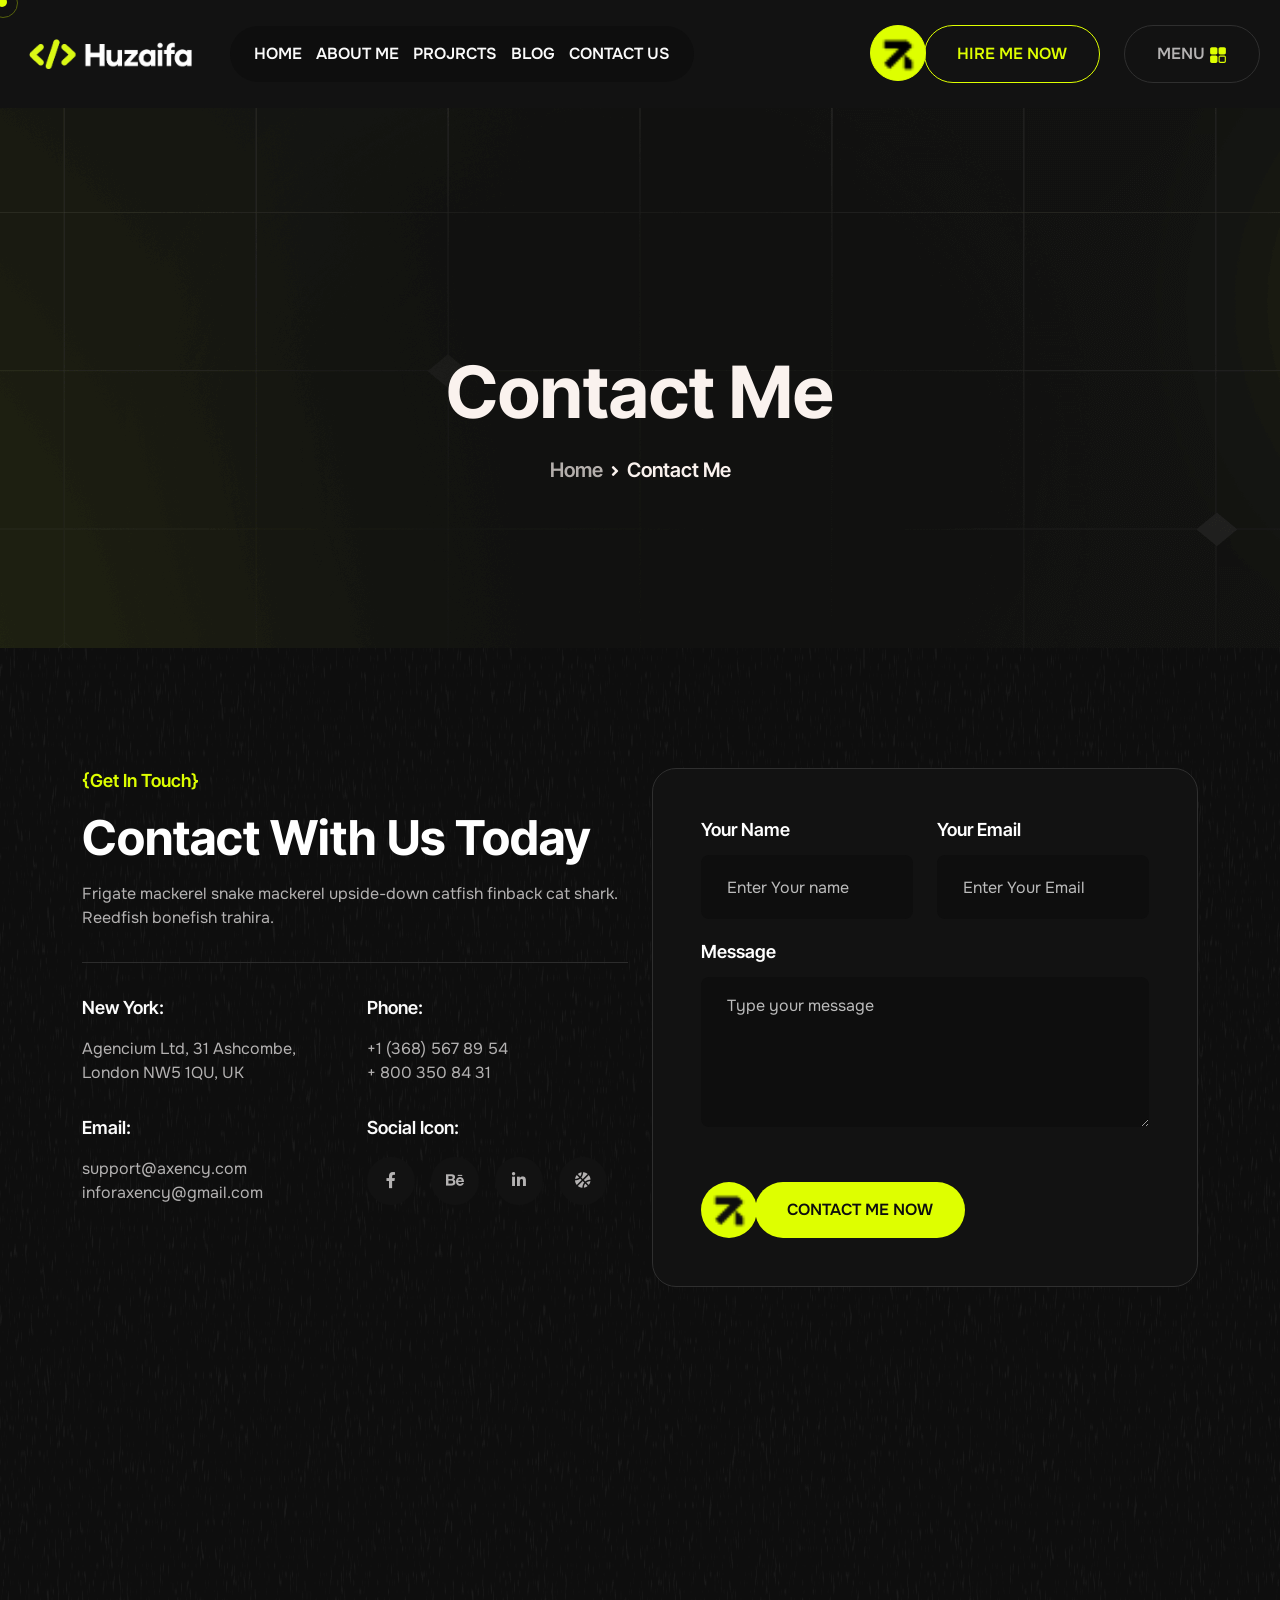
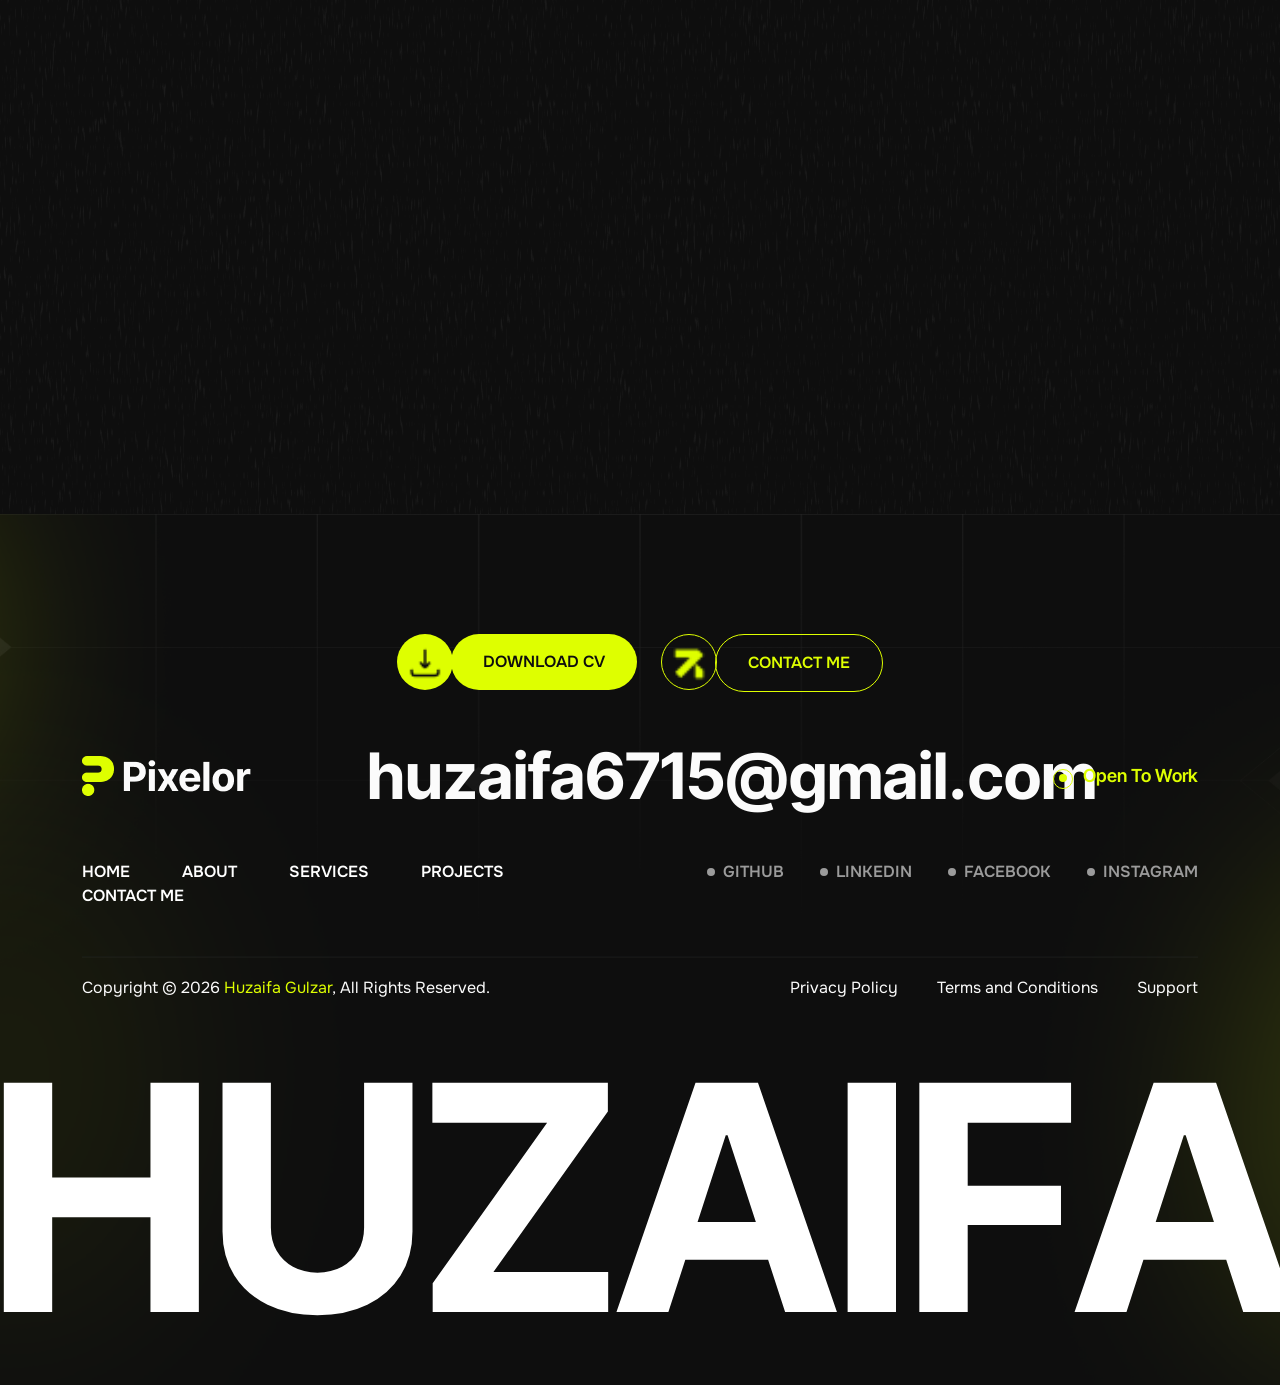
<file: contact.html>
<!DOCTYPE html>
<html lang="en">

<head>
    <meta charset="UTF-8">
    <meta name="viewport" content="width=device-width, initial-scale=1.0">
    <title>Pixelor - Contact Me</title>

    <!-- fav logo -->
    <link rel="shortcut icon" href="assets/img/logo/th-fav-icon.png" type="image/x-icon">
    <!-- bootstrap css -->
    <link rel="stylesheet" href="assets/css/bootstrap.min.css">
    <!-- magnific-popup css -->
    <link rel="stylesheet" href="assets/css/magnific-popup.css">
    <!-- swiper-bundle -->
    <link rel="stylesheet" href="assets/css/swiper-bundle.min.css">
    <!-- nice-select -->
    <link rel="stylesheet" href="assets/css/nice-select.css">
    <!-- aos -->
    <link rel="stylesheet" href="assets/css/aos.css">
    <!-- fontawesome -->
    <link rel="stylesheet" href="assets/css/fontawesome-pro.css">
    <!-- odometer -->
    <link rel="stylesheet" href="assets/css/odometer-theme-default.min.css">
    <!-- style css -->
    <link rel="stylesheet" href="assets/css/style.css">
</head>

<body>
    <!-- Preloader -->
    <div class="preloader">
        <svg viewBox="0 0 1000 1000" preserveAspectRatio="none">
            <path id="svg" d="M0,1005S175,995,500,995s500,5,500,5V0H0Z"></path>
        </svg>
        <h5 class="preloader-text">Pixelor </h5>
    </div>
    <!-- =========== header area start =========== -->
    <header class="th-header-area th-header-sticky">
        <div class="th-header-wrapper">
            <div class="th-logo-menu-area">
                <div class="th-logo">
                    <a href="index.html"><img src="assets/img/logo/logo-white.png" height="60" alt=""></a>
                </div>
                <div class="th-main-menu">
                    <nav class="th-mobile-menu-active">
                        <ul>
                            <li class="has-dropdown">
                                <a href="#">HOME
                                    <!-- <span class="menu-dwn-arrow">
                                    <i
                                            class="fa-regular fa-angle-down"></i></span> -->
                                </a>
                                <!-- <ul class="sub-menu">
                                    <li><a href="index.html">Home-01</a></li>
                                    <li><a href="index-2.html">Home-02</a></li>
                                    <li><a href="index-3.html">Home-03</a></li>
                                </ul> -->
                            </li>
                            <li><a href="about.html">ABOUT ME</a></li>
                            <!-- <li class="has-dropdown">
                                <a href="#">PAGES 
                                    <span class="menu-dwn-arrow"><i
                                            class="fa-regular fa-angle-down"></i></span>
                                        </a>

                                <ul class="sub-menu">
                                    <li><a href="service.html">Service</a></li>
                                    <li><a href="service-details.html">Service Details</a></li>
                                    <li><a href="testimonial.html">Testimonial</a></li>
                                    <li><a href="404.html">404</a></li>
                                </ul>

                            </li> -->
                            <li class="has-dropdown">
                                <a href="portfolio.html">PROJRCTS
                                    <!-- <span class="menu-dwn-arrow"><i
                                            class="fa-regular fa-angle-down"></i></span> -->
                                </a>
                                <!-- <ul class="sub-menu">
                                    <li><a href="portfolio.html">Portfolio</a></li>
                                    <li><a href="portfolio-details.html">Portfolio Details</a></li>
                                </ul> -->
                            </li>
                            <li class="has-dropdown"><a href="#">BLOG
                                    <!-- <span class="menu-dwn-arrow"><i
                                            class="fa-regular fa-angle-down"></i></span> -->
                                </a>
                                <!-- <ul class="sub-menu">
                                    <li><a href="blog-classic.html">Blog Classic</a></li>
                                    <li><a href="blog.html">Blog </a></li>
                                    <li><a href="blog-details.html">Blog Details</a></li>
                                </ul> -->
                            </li>
                            <li class="has-dropdown"><a href="contact.html">CONTACT US</a></li>
                        </ul>
                    </nav>
                </div>
            </div>
            <div class="th-header-top-btn-flex">
                <!-- header btn -->
                <div class="th-header-btn">
                    <a href="contact.html" class="th-primary-btn th-primary-btn-secondary2">
                        <span class="th-icon"><img src="assets/img/icon/th-footer-btn-icon.png" alt=""></span>
                        <span class="th-text th-upper">Hire Me now</span>
                    </a>
                </div>
                <!-- action btn -->
                <div class="th-header-action-item">
                    <a href="#" class="th-menu-btn th-offcanvas-toggle">MENU <span><img
                                src="assets/img/icon/th-menu.svg" alt=""></span></a>
                </div>
            </div>
        </div>
    </header>

    <!-- MouseCursor Start -->
    <div class="mouseCursor cursor-outer"></div>
    <div class="mouseCursor cursor-inner"></div>


    <!-- offcanvas menu start -->
    <div class="th-offcanvas">
        <div class="th-offcanvas-wrapper">
            <div class="th-offcanvas-header d-flex justify-content-between align-items-center mb-50">
                <div class="th-offcanvas-logo">
                    <a href="index.html"><img src="assets/img/logo/th-block-black1.1.png" alt=""></a>
                </div>
                <div class="th-offcanvas-close">
                    <button class="th-offcanvas-close-toggle"><i class="fa-regular fa-xmark"></i></button>
                </div>
            </div>

            <div class="th-offcanvas-menu d-xl-none mb-40">
                <nav></nav>
            </div>

            <div class="th-offcanvas-content mb-40">
                <h2 class="th-offcanvas-title">Hello There</h2>
                <p class="th-offcanvas-para">Lorem ipsum dolor sit amet consectetur, adipisicing elit.</p>
            </div>

            <div class="th-offcanvas-gallery mb-40">
                <a class="popup-image" href="assets/img/devceloper/th-blog-thumb2.1.png"><img class="w-100"
                        src="assets/img/devceloper/th-blog-thumb2.1.png" alt=""></a>

                <a class="popup-image" href="assets/img/devceloper/th-blog-thumb2.2.png"><img class="w-100"
                        src="assets/img/devceloper/th-blog-thumb2.2.png" alt=""></a>

                <a class="popup-image" href="assets/img/devceloper/th-blog-thumb2.1.png"><img class="w-100"
                        src="assets/img/devceloper/th-blog-thumb2.1.png" alt=""></a>

                <a class="popup-image" href="assets/img/devceloper/th-blog-thumb2.2.png"><img class="w-100"
                        src="assets/img/devceloper/th-blog-thumb2.2.png" alt=""></a>
            </div>



            <div class="th-offcanvas-info mb-30">
                <h3 class="th-offcanvas-title mb-20">Contact Us</h3>
                <a href="#">+57-9954-6476</a>
                <a href="#">hello@Pixelor.com</a>
                <a href="#">Los Angles,California</a>
            </div>

            <div class="th-offcanvas-social mb-30">
                <h3 class="th-offcanvas-title mb-20">Follow Us</h3>
                <a href="#"><i class="fab fa-facebook-f"></i></a>
                <a href="#"><i class="fab fa-twitter"></i></a>
                <a href="#"><i class="fab fa-linkedin-in"></i></a>
                <a href="#"><i class="fab fa-instagram"></i></a>
            </div>
        </div>
    </div>
    <div class="th-offcanvas-overlay"></div>
    <!-- offcanvas menu end -->


    <!-- =========== header area end =========== -->

    <main class="th-designer-bg parallaxie" style="background-image: url(./assets/img/designer/th-designer-bg.png);">
        <!-- =========== breadcrumb area start =========== -->
        <section class="th-breadcrumb-area" style="background-image: url(./assets/img/designer/th-breadcrumb-bg.png);">
            <div class="container">
                <div class="row">
                    <div class="col-xl-6 mx-auto text-center">
                        <div class="th-breadcrumb-content">
                            <h2 class="th-breadcrumb-title">Contact Me</h2>
                            <ul>
                                <li><a href="index.html">Home</a></li>
                                <li><span><i class="fa-solid fa-angle-right"></i></span></li>
                                <li><a href="#" class="active">Contact Me</a></li>
                            </ul>
                        </div>
                    </div>
                </div>
            </div>
        </section>

        <!-- =========== breadcrumb area end =========== -->


        <!-- =========== contact area start =========== -->
        <section class="th-blog-inner-wrap pt-120 pb-90">
            <div class="container">
                <div class="row">
                    <div class="col-xl-6 mb-30">
                        <div class="th-fact-content-wrap-2">
                            <div class="th-section-title">
                                <!-- th section subtitle -->
                                <p class="sub-title mb-16" data-aos="fade-up">{Get In Touch}</p>
                                <!-- th section title -->
                                <h2 class="title mb-16">Contact With Us Today</h2>
                                <p class="th-para">Frigate mackerel snake mackerel upside-down catfish finback cat
                                    shark. Reedfish bonefish trahira.</p>
                            </div>
                            <div class="row">
                                <div class="col-xl-6 col-md-6 mb-30">
                                    <div class="th-contact-sm-widget-1">
                                        <h3 class="title pb-16">New York:</h3>
                                        <a href="#" class="th-parea">Agencium Ltd, 31 Ashcombe, London NW5 1QU, UK</a>
                                    </div>
                                </div>

                                <div class="col-xl-6 col-md-6 mb-30">
                                    <div class="th-contact-sm-widget-1">
                                        <h3 class="title pb-16">Phone:</h3>
                                        <a href="tel:+13685678954" class="th-parea">+1 (368) 567 89 54</a> <br>
                                        <a href="tel:+8003508431" class="th-parea">+ 800 350 84 31</a>
                                    </div>
                                </div>

                                <div class="col-xl-6 col-md-6 mb-30">
                                    <div class="th-contact-sm-widget-1">
                                        <h3 class="title pb-16">Email:</h3>
                                        <a href="mailto:support@axency.com" class="th-parea">support@axency.com</a> <br>
                                        <a href="mailto:inforaxency@gmail.com"
                                            class="th-parea">inforaxency@gmail.com</a>
                                    </div>
                                </div>

                                <div class="col-xl-6 col-md-6 mb-30">
                                    <div class="th-contact-sm-widget-1">
                                        <h3 class="title pb-16">Social Icon:</h3>
                                        <a href="#" class="contact-social"><i class="fa-brands fa-facebook-f"></i></a>
                                        <a href="#" class="contact-social"><i class="fa-brands fa-behance"></i></a>
                                        <a href="#" class="contact-social"><i class="fa-brands fa-linkedin-in"></i></a>
                                        <a href="#" class="contact-social"><i class="fa-solid fa-basketball"></i></a>
                                    </div>
                                </div>
                            </div>
                        </div>
                    </div>
                    <div class="col-xl-6 mb-30">
                        <form action="https://api.web3forms.com/submit" method="POST" class="th-pixlora-contact-form">
                            <input type="hidden" name="access_key" value="3996000c-ea71-4e18-ba23-0c23dfb17c15">
                            <div class="row">
                                <div class="col-xl-6">
                                    <div class="th-single-form th-single-form-2 mb-20">
                                        <h3 class="th-balel-title pb-12">Your Name</h3>
                                        <input type="text" name="name" placeholder="Enter Your name">
                                    </div>
                                </div>

                                <div class="col-xl-6">
                                    <div class="th-single-form th-single-form-2 mb-20">
                                        <h3 class="th-balel-title pb-12">Your Email</h3>
                                        <input type="email" name="email" placeholder="Enter Your Email">
                                    </div>
                                </div>

                                <div class="col-xl-12">
                                    <div class="th-single-form th-single-form-2 mb-20">
                                        <h3 class="th-balel-title pb-12">Message</h3>
                                        <textarea name="message" id="message" name="message"
                                            placeholder="Type your message"></textarea>
                                    </div>
                                </div>
                                <div class="col-xl-12">
                                    <!-- primary btn -->
                                    <button type="submit" class="th-primary-btn mt-28">
                                        <span class="th-icon"><img src="assets/img/icon/th-contact-arrow.png"
                                                alt=""></span>
                                        <span class="th-text th-upper">contact me now</span>
                                    </button>
                                </div>
                            </div>
                        </form>
                    </div>
                </div>
            </div>
        </section>
        <!-- =========== contact area end =========== -->

        <div class="th-map-area">
            <iframe
                src="https://www.google.com/maps/embed?pb=!1m18!1m12!1m3!1d387193.0505151887!2d-74.30915526394077!3d40.6971933660422!2m3!1f0!2f0!3f0!3m2!1i1024!2i768!4f13.1!3m3!1m2!1s0x89c24fa5d33f083b%3A0xc80b8f06e177fe62!2sNew%20York%2C%20NY%2C%20USA!5e0!3m2!1sen!2sbd!4v1772533006395!5m2!1sen!2sbd"
                class="th-contact-map"></iframe>
        </div>


    </main>

    <!-- =========== footer area start =========== -->
    <footer class="th-footer-area fix pt-120" style="background-image: url(./assets/img/footer/th-footer-bg.png);">
        <div class="container">
            <div class="row">
                <div class="col-xl-6 mx-auto text-center">
                    <div class="th-footer-btn-wrap">
                        <a href="assets/cv/Huzaifa-Gulzar-CV.pdf" class="th-primary-btn" data-aos="fade-up" download>
                            <span class="th-icon"><img src="assets/img/icon/download.png" alt=""></span>
                            <span class="th-text">DOWNLOAD CV</span>
                        </a>

                        <a href="contact.html" class="th-primary-btn th-primary-btn-secondary" data-aos="fade-up">
                            <span class="th-icon"><img src="assets/img/icon/th-footer-btn-icon.png" alt=""></span>
                            <span class="th-text">CONTACT ME</span>
                        </a>
                    </div>
                </div>
            </div>

            <div class="row align-items-center">
                <div class="col-xl-3 col-lg-3 col-md-2">
                    <div class="th-footer-left-logo">
                        <img src="assets/img/logo/th-logo-white.png" alt="Huzaifa Gulzar Logo">
                    </div>
                </div>

                <div class="col-xl-6 col-lg-6 col-md-7 mx-auto text-center">
                    <h2 class="th-footer-mail-title">
                        <a href="mailto:huzaifa6715@gmail.com">huzaifa6715@gmail.com</a>
                    </h2>
                </div>

                <div class="col-xl-3 col-lg-3 col-md-3">
                    <h3 class="th-opentowork"><span></span>Open To Work</h3>
                </div>
            </div>

            <div class="row">
                <div class="col-xl-6 col-lg-6 text-center text-xl-start">
                    <div class="th-footer-widget-1 mb-30">
                        <div class="th-footer-menu">
                            <ul>
                                <li><a href="index.html">Home</a></li>
                                <li><a href="#about">About</a></li>
                                <li><a href="#services">Services</a></li>
                                <li><a href="portfolio-details.html">Projects</a></li>
                                <li><a href="contact.html">Contact Me</a></li>
                            </ul>
                        </div>
                    </div>
                </div>

                <div class="col-xl-6 col-lg-6 text-center text-xl-end">
                    <div class="th-footer-widget-2 mb-30">
                        <div class="th-footer-social">
                            <ul>
                                <li><a href="#">GitHub</a></li>
                                <li><a href="#">LinkedIn</a></li>
                                <li><a href="#">Facebook</a></li>
                                <li><a href="#">Instagram</a></li>
                            </ul>
                        </div>
                    </div>
                </div>
            </div>

            <hr class="th-footer-border">
        </div>

        <div class="container">
            <div class="row">
                <div class="copyright-top-border">
                    <div class="row">
                        <div class="col-xl-6 col-md-6">
                            <div class="th-copyright mb-40">
                                <p class="th-copyright-text">
                                    Copyright © 2026 <a href="index.html">Huzaifa Gulzar</a>, All Rights Reserved.
                                </p>
                            </div>
                        </div>

                        <div class="col-xl-6 col-md-6 text-end">
                            <div class="th-copyright-menu mb-40">
                                <ul>
                                    <li><a href="#">Privacy Policy</a></li>
                                    <li><a href="#">Terms and Conditions</a></li>
                                    <li><a href="#">Support</a></li>
                                </ul>
                            </div>
                        </div>
                    </div>
                </div>
            </div>
        </div>

        <div class="container">
            <a href="contact.html" data-aos="fade-up">
                <div class="footer-large-title tp_fade_anim mb-30">
                    <h3 class="footer-title">HUZAIFA</h3>
                </div>
            </a>
        </div>
    </footer>
    <!-- =========== footer area end =========== -->
    <!-- progress -->
    <div class="paginacontainer">
        <div class="progress-wrap">
            <svg class="progress-circle svg-content" width="100%" height="100%" viewBox="-1 -1 102 102">
                <path d="M50,1 a49,49 0 0,1 0,98 a49,49 0 0,1 0,-98" />
            </svg>
        </div>
    </div>
    <!-- =========== footer area end =========== -->


    <!-- js file include here -->
    <!-- jquery js -->
    <script src="assets/js/jquery-3.7.1.min.js"></script>
    <!-- bootstrap js -->
    <script src="assets/js/bootstrap.bundle.min.js"></script>
    <!-- magnific-popup js -->
    <script src="assets/js/jquery.magnific-popup.min.js"></script>
    <!-- swiper-bundle js -->
    <script src="assets/js/swiper-bundle.min.js"></script>
    <!-- nice-select js -->
    <script src="assets/js/nice-select.js"></script>
    <!-- aos js -->
    <script src="assets/js/aos.js"></script>
    <script src="assets/js/fontawesome.min.js"></script>
    <!-- plugin js -->
    <script src="assets/js/plugin.js"></script>
    <script src="assets/js/gAnim.js"></script>
    <!-- SmoothScroll js -->
    <script src="assets/js/SmoothScroll.js"></script>
    <!-- counter -->
    <script src="assets/js/jquery.waypoints.js"></script>
    <script src="assets/js/jquery.counterup.min.js"></script>
    <script src="assets/js/parallaxie.js"></script>
    <!-- main js -->
    <script src="assets/js/main.js"></script>
</body>

</html>
</file>
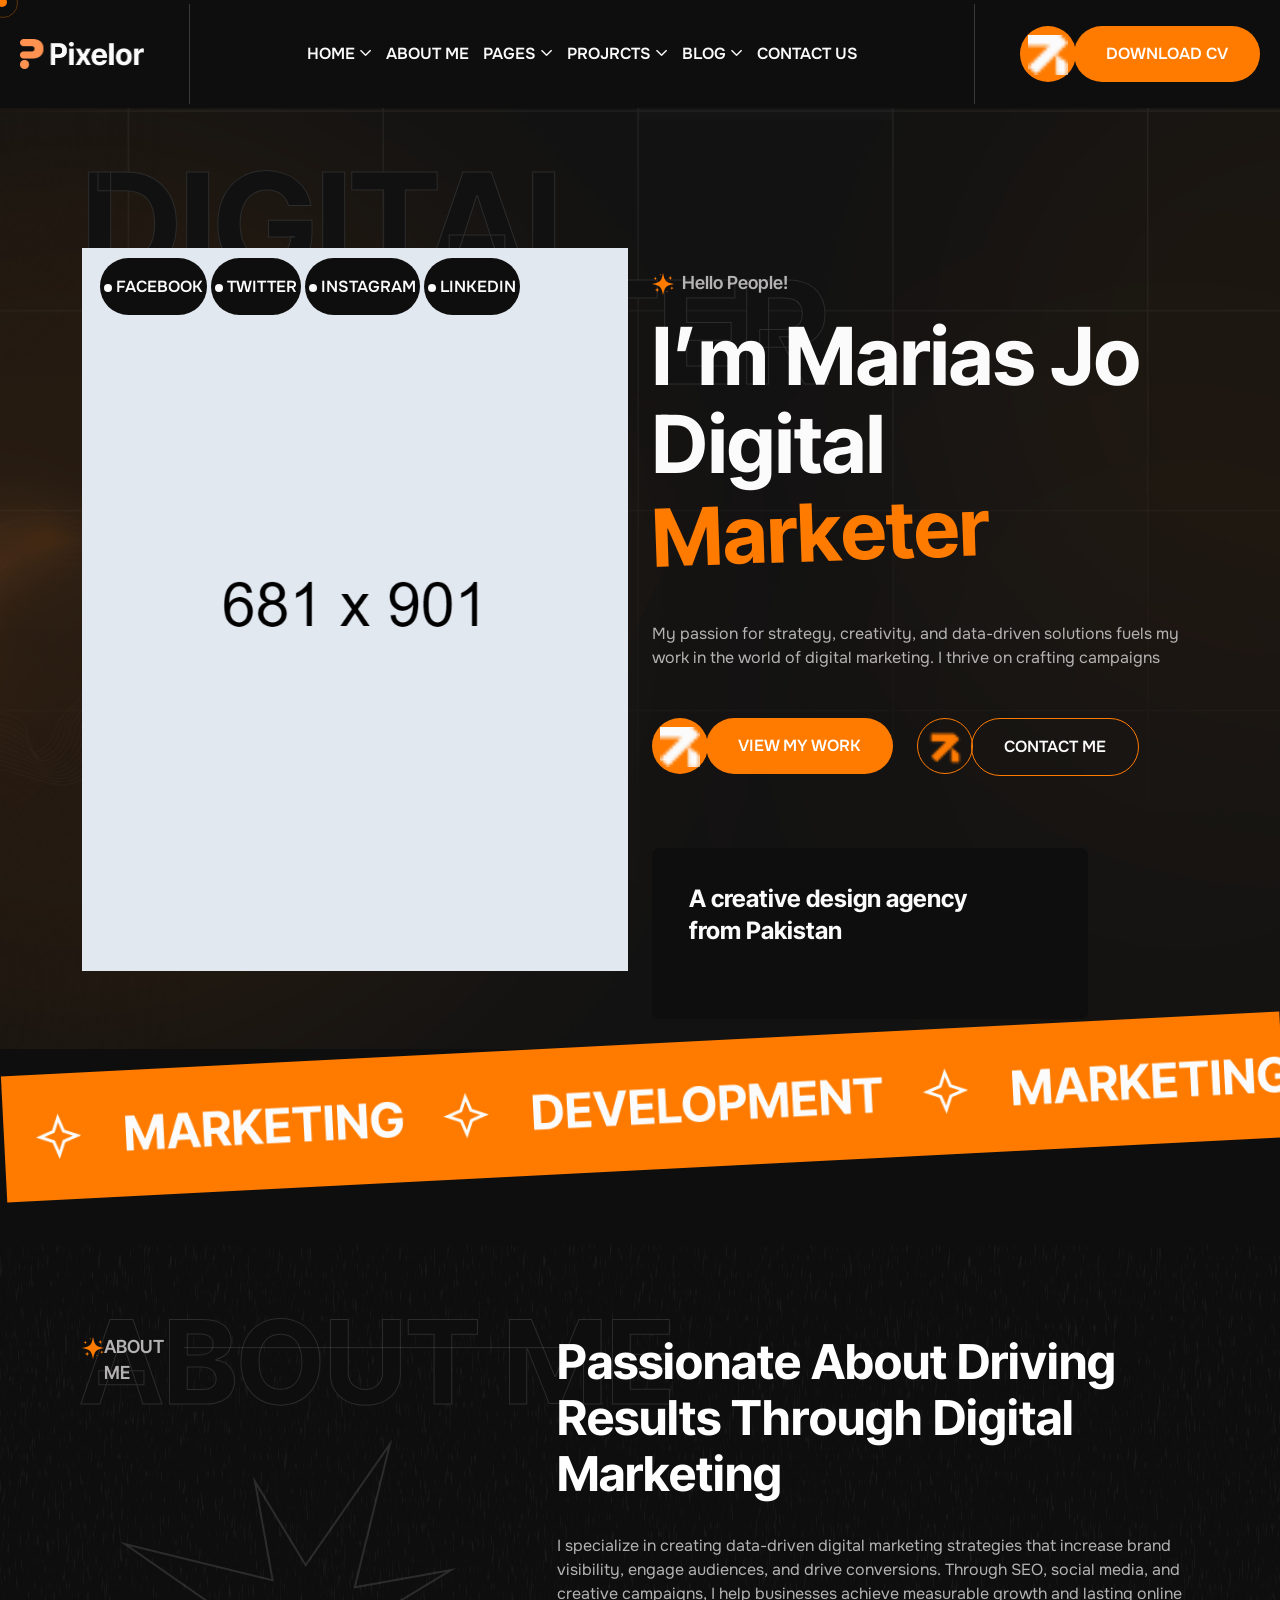
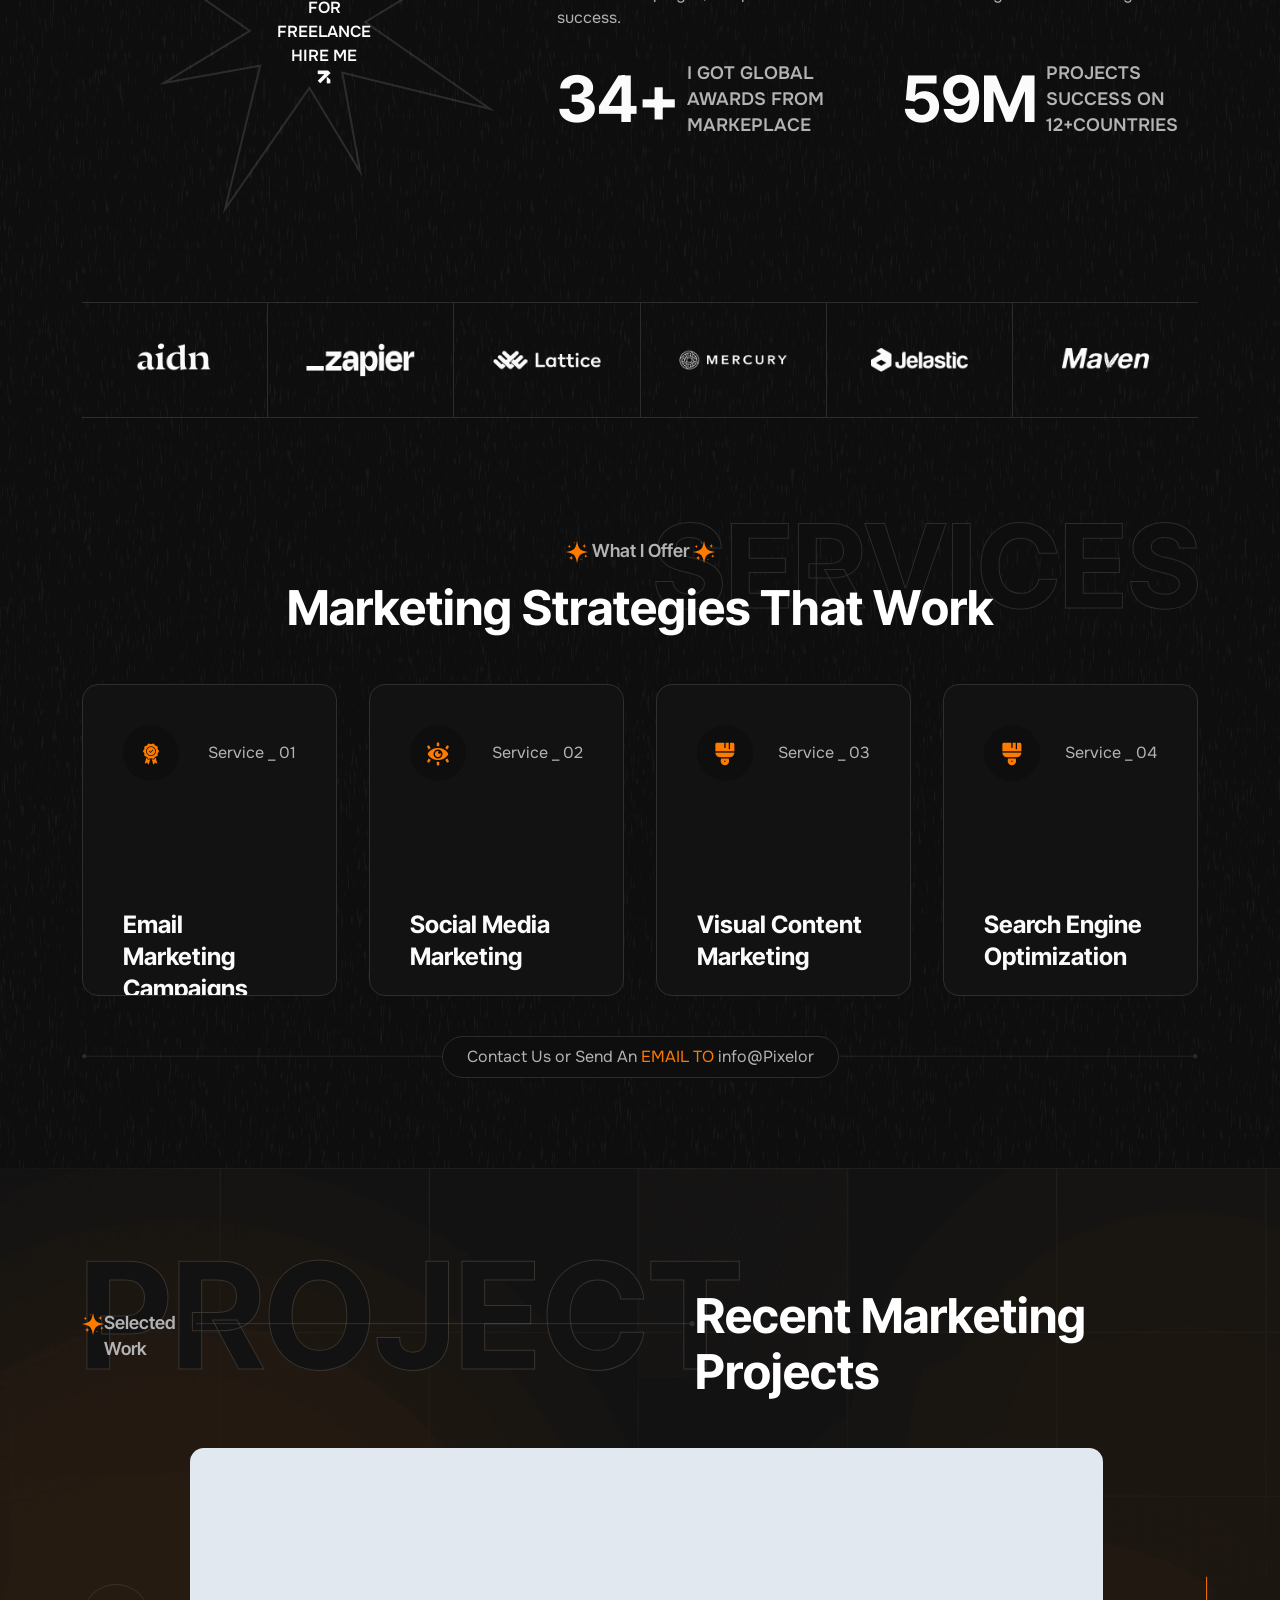
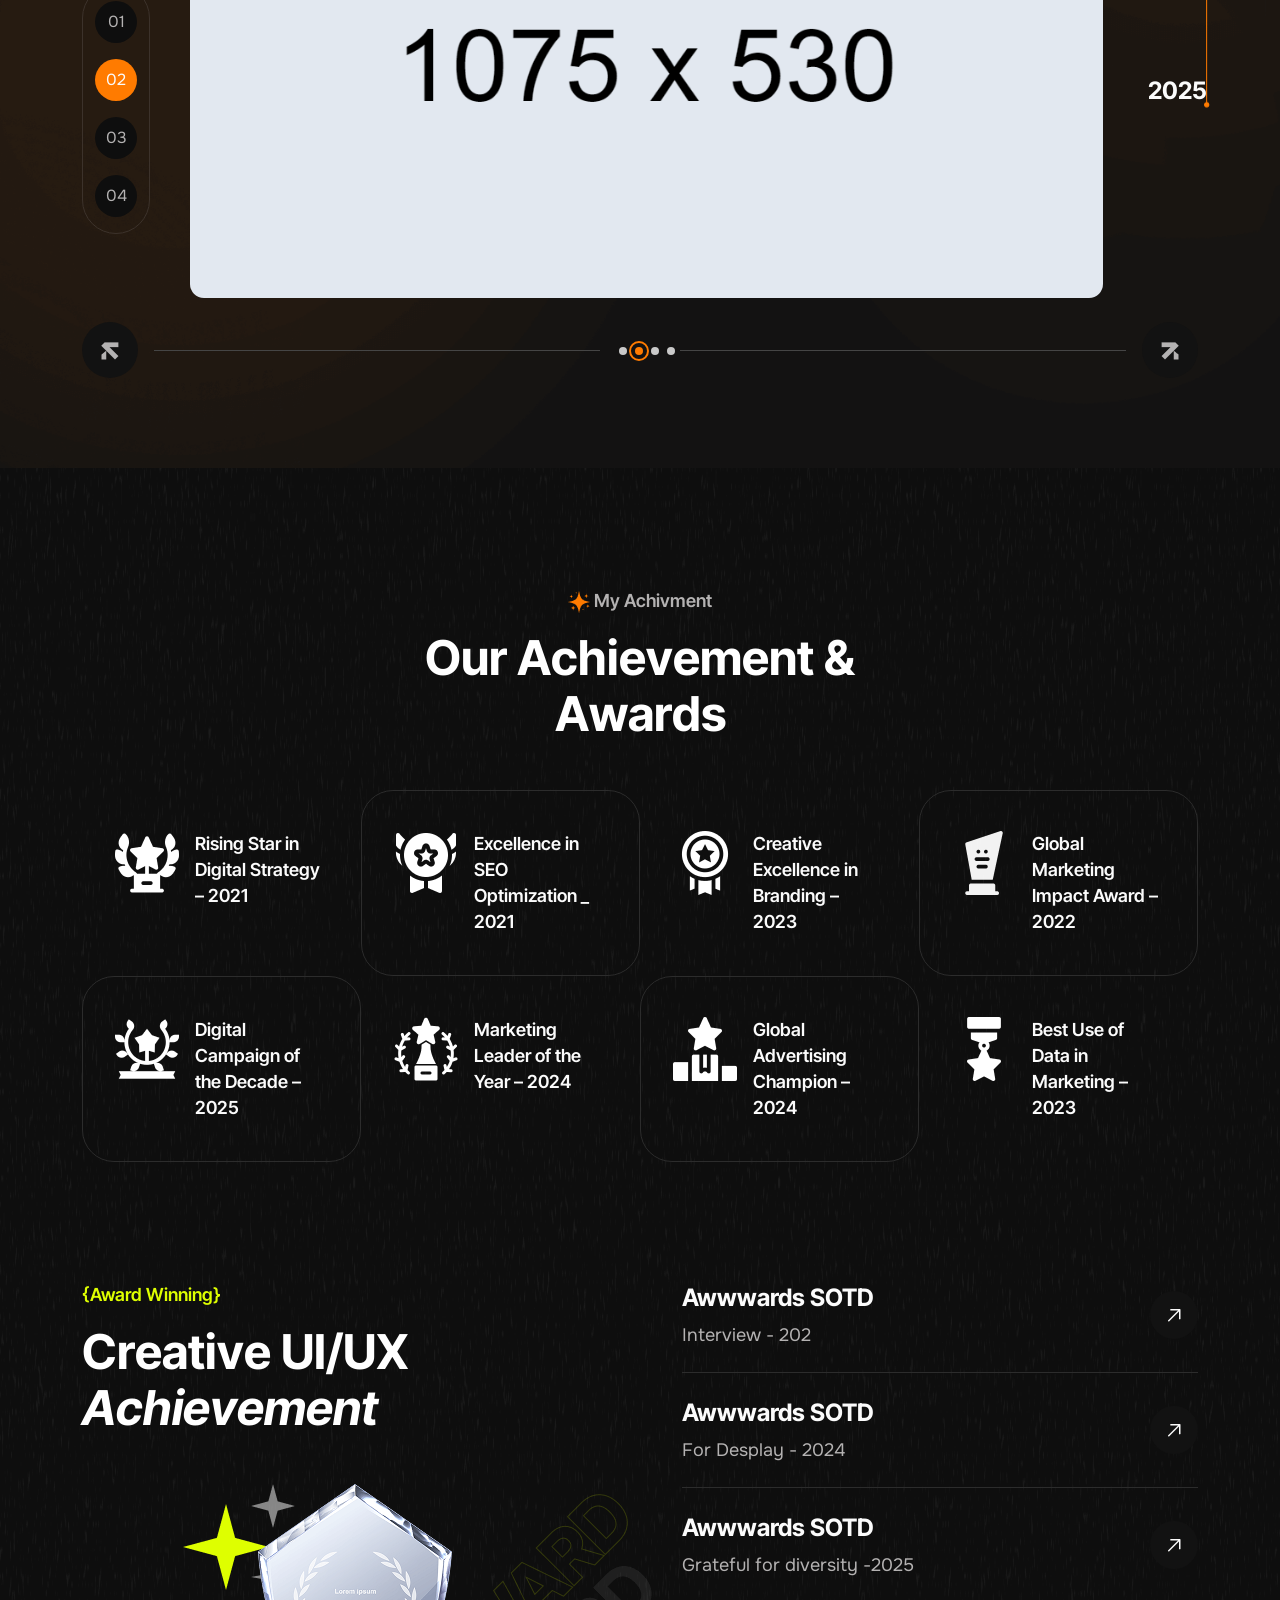
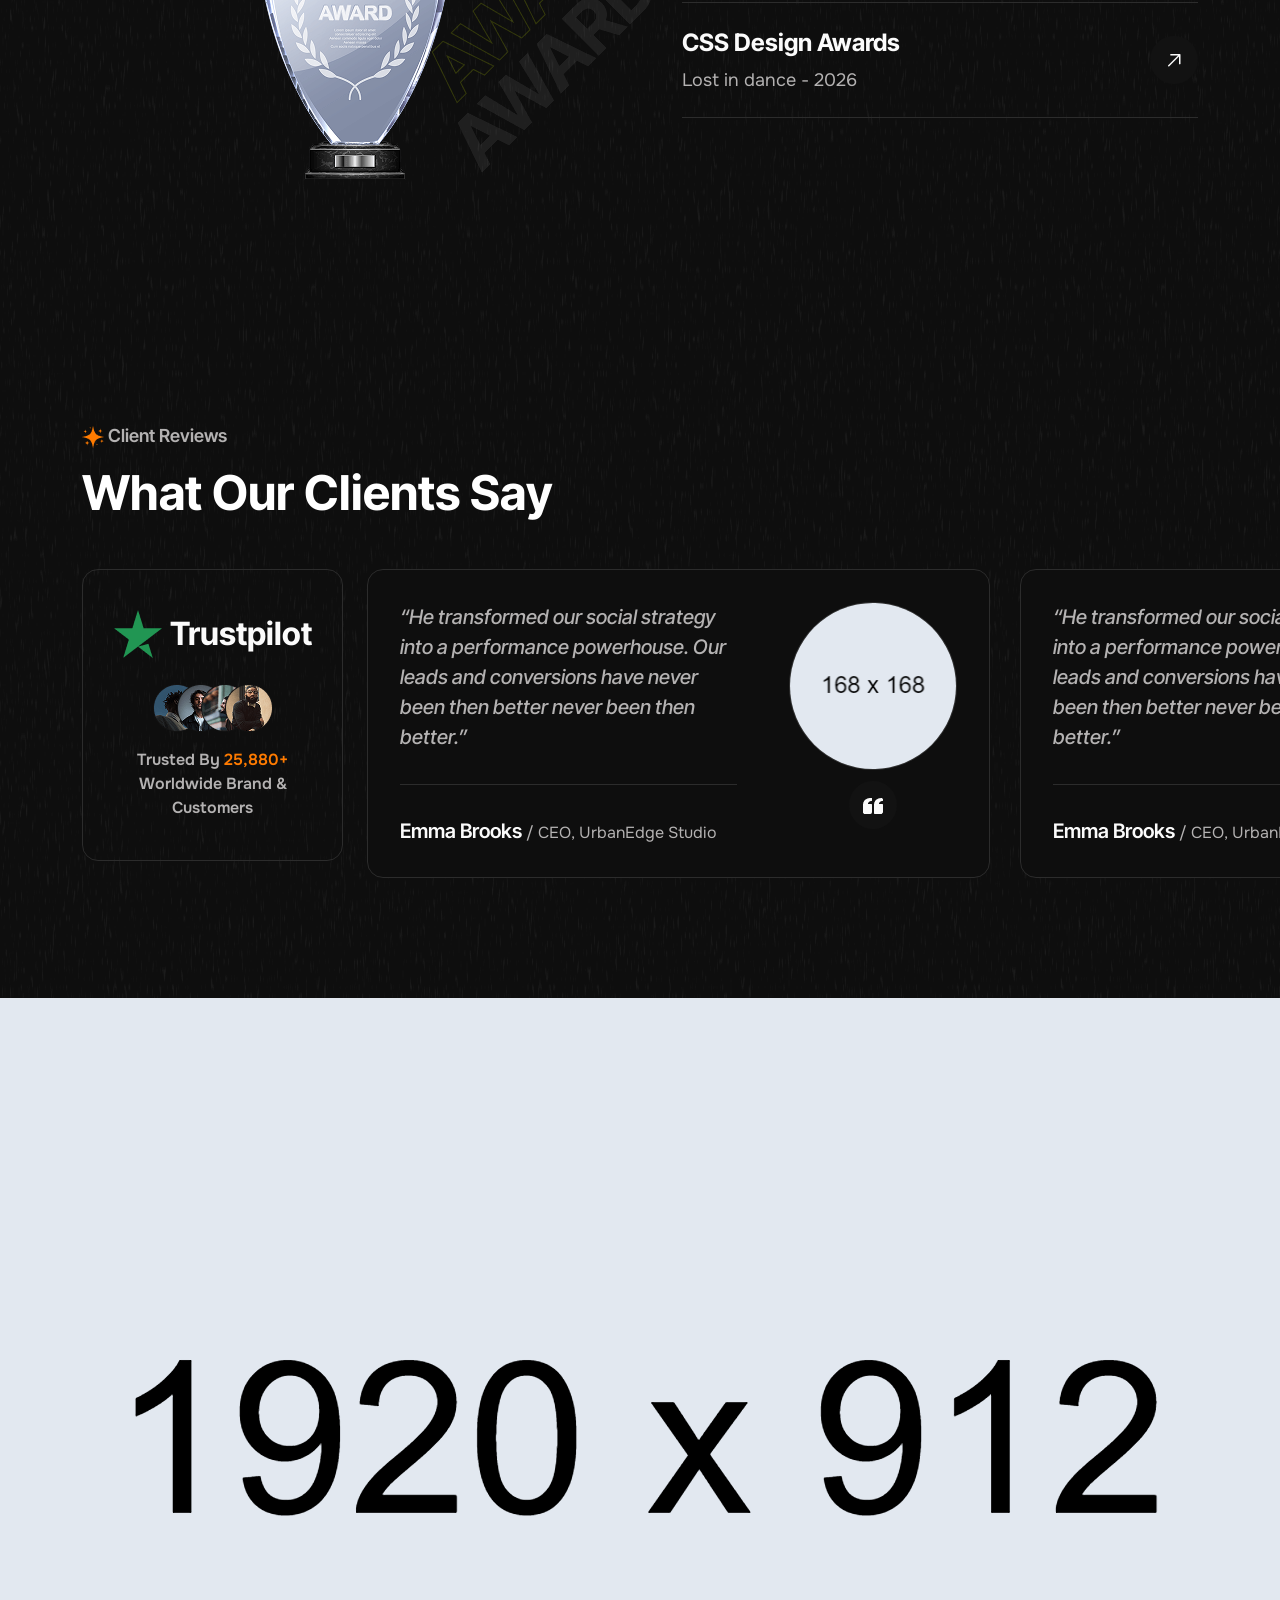
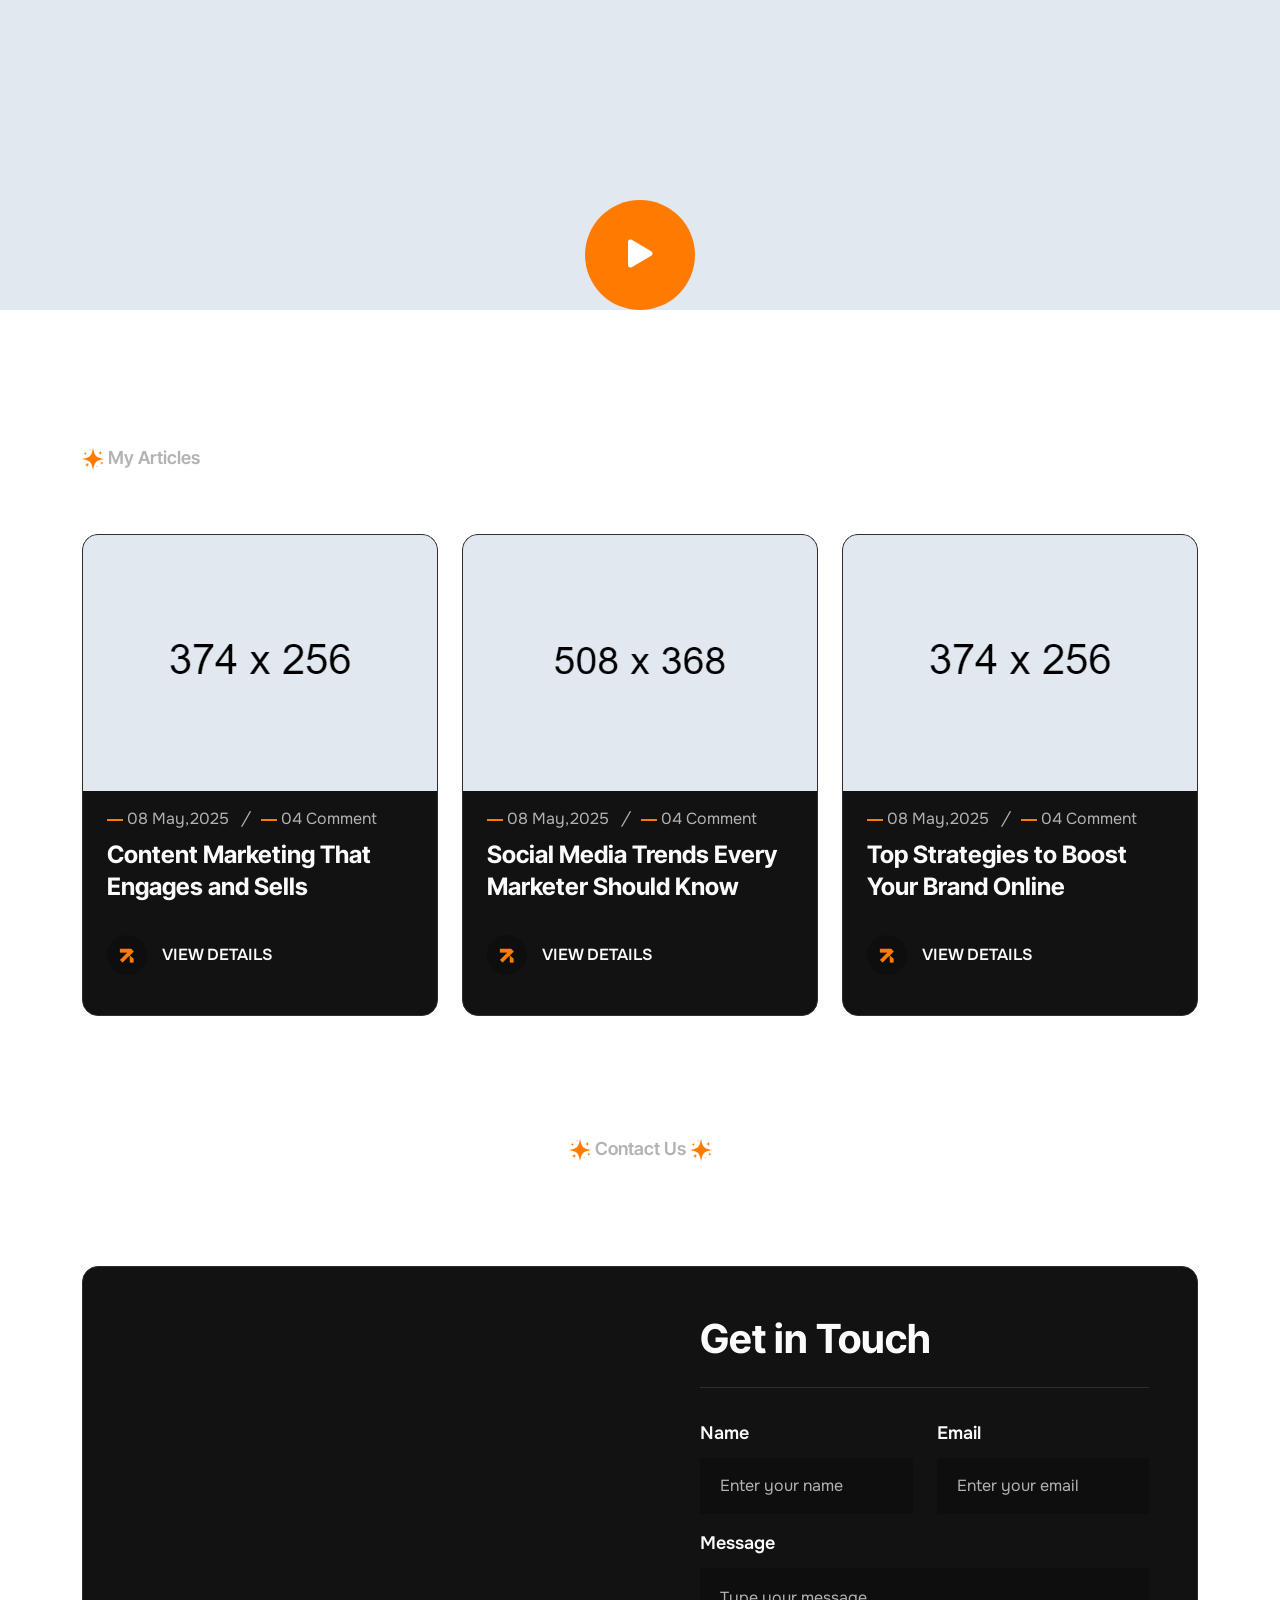
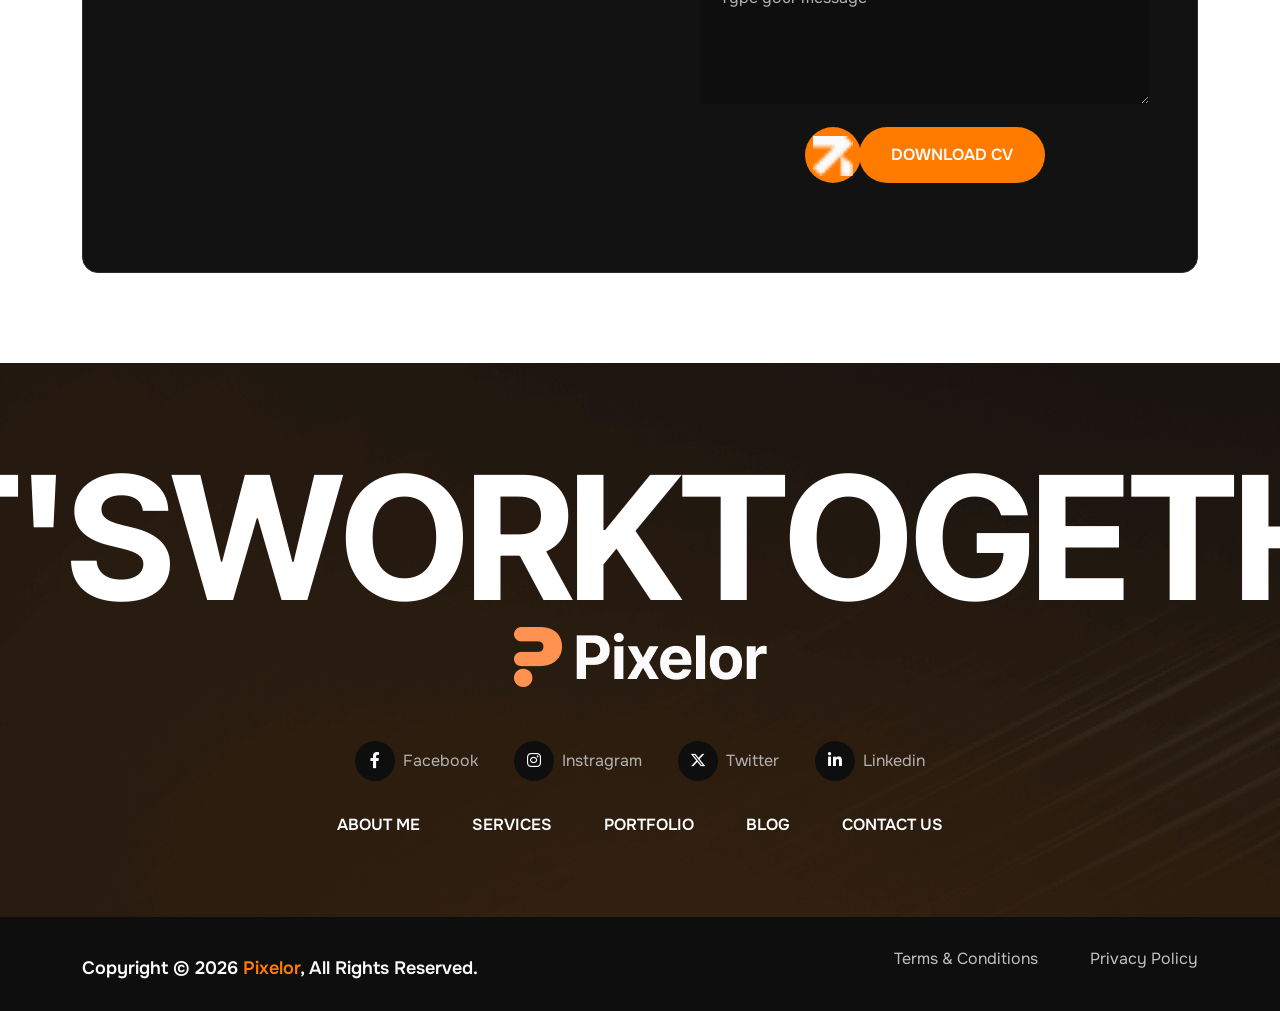
<file: index-3.html>
<!DOCTYPE html>
<html lang="en">
<head>
    <meta charset="UTF-8">
    <meta name="viewport" content="width=device-width, initial-scale=1.0">
    <title>Shared By NULLPHPSCRIPT.COM - Pixelor - Digital Marketer</title>

    <!-- fav logo -->
    <link rel="shortcut icon" href="assets/img/logo/th-fav-icon-3.png" type="image/x-icon">
    <!-- bootstrap css -->
    <link rel="stylesheet" href="assets/css/bootstrap.min.css">
    <!-- magnific-popup css -->
    <link rel="stylesheet" href="assets/css/magnific-popup.css">
    <!-- swiper-bundle -->
    <link rel="stylesheet" href="assets/css/swiper-bundle.min.css">
    <!-- nice-select -->
    <link rel="stylesheet" href="assets/css/nice-select.css">
    <!-- aos -->
    <link rel="stylesheet" href="assets/css/aos.css">
    <!-- fontawesome -->
    <link rel="stylesheet" href="assets/css/fontawesome-pro.css">
    <!-- odometer -->
    <link rel="stylesheet" href="assets/css/odometer-theme-default.min.css">
    <!-- style css -->
    <link rel="stylesheet" href="assets/css/style.css">
</head>

<body>
    <!-- Preloader -->
    <div class="preloader">
        <svg viewBox="0 0 1000 1000" preserveAspectRatio="none">
            <path id="svg" d="M0,1005S175,995,500,995s500,5,500,5V0H0Z"></path>
        </svg>
        <h5 class="preloader-text">Pixelor</h5>
    </div>
    <!-- =========== header area start =========== -->
    <header class="th-header-area-three th-header-sticky">
        <div class="th-header-wrapper">
            <div class="th-logo-3">
                <a href="index-3.html"><img src="assets/img/logo/th-logo-3.1.png" alt=""></a>
            </div>
            <div class="th-main-menu bg-transparent d-none d-lg-block">
                <nav class="th-mobile-menu-active">
                    <ul>
                        <li class="has-dropdown">
                            <a href="#">HOME <span class="menu-dwn-arrow"><i
                                        class="fa-regular fa-angle-down"></i></span></a>
                            <ul class="sub-menu">
                                <li><a href="index.html">Home-01</a></li>
                                <li><a href="index-2.html">Home-02</a></li>
                                <li><a href="index-3.html">Home-03</a></li>
                            </ul>
                        </li>
                        <li><a href="about.html">ABOUT ME</a></li>
                        <li class="has-dropdown"><a href="#">PAGES <span class="menu-dwn-arrow"><i
                                        class="fa-regular fa-angle-down"></i></span></a>

                            <ul class="sub-menu">
                                <li><a href="service.html">Service</a></li>
                                <li><a href="service-details.html">Service Details</a></li>
                                <li><a href="testimonial.html">Testimonial</a></li>
                                <li><a href="404.html">404</a></li>
                            </ul>

                        </li>
                        <li class="has-dropdown"><a href="#">PROJRCTS <span class="menu-dwn-arrow"><i
                                        class="fa-regular fa-angle-down"></i></span></a>
                            <ul class="sub-menu">
                                <li><a href="portfolio.html">Portfolio</a></li>
                                <li><a href="portfolio-details.html">Portfolio Details</a></li>
                            </ul>
                        </li>
                        <li class="has-dropdown"><a href="#">BLOG <span class="menu-dwn-arrow"><i
                                        class="fa-regular fa-angle-down"></i></span></a>
                            <ul class="sub-menu">
                                <li><a href="blog-classic.html">Blog Classic</a></li>
                                <li><a href="blog.html">Blog </a></li>
                                <li><a href="blog-details.html">Blog Details</a></li>
                            </ul>
                        </li>
                        <li class="has-dropdown"><a href="contact.html">CONTACT US</a></li>
                    </ul>
                </nav>
            </div>
            <div class="th-header-top-btn-flex">
                <!-- header btn -->
                <div class="th-header-btn d-none d-xl-block">
                    <!-- primary btn -->
                    <a href="contact.html" class="th-primary-btn th-primary-btn-3">
                        <span class="th-icon"><img src="assets/img/icon/th-up-arrow-wh-3.1.png" alt=""></span>
                        <span class="th-text">DOWNLOAD CV</span>
                    </a>
                </div>
                <!-- action btn -->
                <div class="th-header-action-item d-xl-none">
                    <a href="#" class="th-menu-btn th-offcanvas-toggle">MENU <span><img
                                src="assets/img/icon/th-menu.svg" alt=""></span></a>
                </div>
            </div>
        </div>
    </header>

    <!-- MouseCursor Start -->
    <div class="mouseCursor cursor-outer color-3"></div>
    <div class="mouseCursor cursor-inner color-3"></div>


    <!-- offcanvas menu start -->
    <div class="th-offcanvas">
        <div class="th-offcanvas-wrapper">
            <div class="th-offcanvas-header d-flex justify-content-between align-items-center mb-50">
                <div class="th-offcanvas-logo">
                    <a href="index.html"><img src="assets/img/logo/th-block-black1.1.png" alt=""></a>
                </div>
                <div class="th-offcanvas-close">
                    <button class="th-offcanvas-close-toggle"><i class="fa-regular fa-xmark"></i></button>
                </div>
            </div>

            <div class="th-offcanvas-menu d-xl-none mb-40">
                <nav></nav>
            </div>

            <div class="th-offcanvas-content mb-40">
                <h2 class="th-offcanvas-title">Hello There</h2>
                <p class="th-offcanvas-para">Lorem ipsum dolor sit amet consectetur, adipisicing elit.</p>
            </div>

            <div class="th-offcanvas-gallery mb-40">
                <a class="popup-image" href="assets/img/devceloper/th-blog-thumb2.1.png"><img class="w-100"
                        src="assets/img/devceloper/th-blog-thumb2.1.png" alt=""></a>

                <a class="popup-image" href="assets/img/devceloper/th-blog-thumb2.2.png"><img class="w-100"
                        src="assets/img/devceloper/th-blog-thumb2.2.png" alt=""></a>

                <a class="popup-image" href="assets/img/devceloper/th-blog-thumb2.1.png"><img class="w-100"
                        src="assets/img/devceloper/th-blog-thumb2.1.png" alt=""></a>

                <a class="popup-image" href="assets/img/devceloper/th-blog-thumb2.2.png"><img class="w-100"
                        src="assets/img/devceloper/th-blog-thumb2.2.png" alt=""></a>
            </div>



            <div class="th-offcanvas-info mb-30">
                <h3 class="th-offcanvas-title mb-20">Contact Us</h3>
                <a href="#">+57-9954-6476</a>
                <a href="#">hello@Pixelor.com</a>
                <a href="#">Los Angles,California</a>
            </div>

            <div class="th-offcanvas-social mb-30">
                <h3 class="th-offcanvas-title mb-20">Follow Us</h3>
                <a href="#"><i class="fab fa-facebook-f"></i></a>
                <a href="#"><i class="fab fa-twitter"></i></a>
                <a href="#"><i class="fab fa-linkedin-in"></i></a>
                <a href="#"><i class="fab fa-instagram"></i></a>
            </div>
        </div>
    </div>
    <div class="th-offcanvas-overlay"></div>
    <!-- offcanvas menu end -->


    <!-- =========== header area end =========== -->

    <main class="th-designer-bg parallaxie" style="background-image: url(./assets/img/designer/th-designer-bg.png);">
        <!-- =========== banner area start =========== -->
        <div class="p-relative">
            <div class="th-banner-area-thee-3 p-relative"
                style="background-image: url(/assets/img/marketer/th-hero-bg-3.1.png);">
                <div class="container">
                    <div class="th-banner-wrapper-3">
                        <div class="p-relative">
                            <h2 class="th-absolute-text d-none d-xl-block">Digital Marketer</h2>
                        </div>
                        <div class="row align-items-center">
                            <div class="col-xl-6 col-lg-6 order-2 order-lg-0">
                                <div class="th-banner-hero-thumb-three">
                                    <img class="w-100" src="assets/img/marketer/th-banner-thumb-3.1.png" alt="">
                                </div>
                            </div>
                            <div class="col-xl-6 col-lg-6 mb-30 order-1">
                                <div class="th-banner-content-thee mt-100">
                                    <h3 class="th-subtitle" data-aos="fade-ul"> <span class="mr-4"><img src="assets/img/icon/th-subtitle-icon-3.1.png" alt=""></span> Hello People!</h3>
                                    <h1 class="th-title text-anime-style-2">I’m Marias Jo Digital <span>Marketer</span></h1>
                                    <p class="th-para text-anime-style-1">My passion for strategy, creativity, and
                                        data-driven solutions fuels my work in the world of digital marketing. I thrive on
                                        crafting campaigns</p>
    
                                    <!-- btn -->
                                    <!-- th button area -->
                                    <div class="th-banner-btn-wrap mb-72">
                                        <!-- primary btn -->
                                        <a href="contact.html" class="th-primary-btn th-primary-btn-3" data-aos="fade-up">
                                            <span class="th-icon"><img src="assets/img/icon/th-up-arrow-wh-3.1.png"
                                                    alt=""></span>
                                            <span class="th-text">View My Work</span>
                                        </a>
    
                                        <!-- primary btn -->
                                        <a href="contact.html" class="th-primary-btn th-primary-btn-secondary-3"
                                            data-aos="fade-up">
                                            <span class="th-icon"><img src="assets/img/icon/th-arrow-oran.png"
                                                    alt=""></span>
                                            <span class="th-text">CONTACT ME</span>
                                        </a>
                                    </div>
    
                                    <div data-aos="fade-up" class="th-banner-sm-content"
                                        style="background-image: url(./assets/img/marketer/th-sm-banner3.1.png);">
                                        <h2 class="th-title">A creative design agency from Pakistan</h2>
                                    </div>
                                </div>
                            </div>
                        </div>
                    </div>
                </div>
                <!-- social -->
                <div class="th-banner-social-thee d-none d-xl-block">
                    <ul>
                        <li><a href="#"><span></span>FACEBOOK</a></li>
                        <li><a href="#"><span></span>TWITTER</a></li>
                        <li><a href="#"><span></span>INSTAGRAM</a></li>
                        <li><a href="#"><span></span>LINKEDIN</a></li>
                    </ul>
                </div>
            </div>
        </div>
        <div class="th-black-bg-common-three"></div>

        <!-- =========== banner area end =========== -->

        <div class="th-brand-height-214 th-mt-265 fix">
            <div class="tp-brand-area tp-brand-area-1 th-orange-bg pt-40 pb-40">
                <div class="tp-brand-wrapper">
                    <div class="swiper tp-brand-top-active">
                        <div class="swiper-wrapper tp-slide-transtion">
                            <div class="swiper-slide tp-brand-slide-element">
                                <div class="tp-brand-img">
                                    <span class="th-icn-1"><img src="assets/img/icon/th-Star3.png" alt=""></span>
                                    <img src="assets/img/marketer/th-brand3.1.png" alt="">
                                </div>
                            </div>
                            <div class="swiper-slide tp-brand-slide-element">
                                <div class="tp-brand-img">
                                    <span class="th-icn-1"><img src="assets/img/icon/th-Star3.png" alt=""></span>
                                    <img src="assets/img/marketer/th-brand3.2.png" alt="">
                                </div>
                            </div>
                            <div class="swiper-slide tp-brand-slide-element">
                                <div class="tp-brand-img">
                                    <span class="th-icn-1"><img src="assets/img/icon/th-Star3.png" alt=""></span>
                                    <img src="assets/img/marketer/th-brand3.3.png" alt="">
                                </div>
                            </div>
                            <div class="swiper-slide tp-brand-slide-element">
                                <div class="tp-brand-img">
                                    <span class="th-icn-1"><img src="assets/img/icon/th-Star3.png" alt=""></span>
                                    <img src="assets/img/marketer/th-brand3.4.png" alt="">
                                </div>
                            </div>
                            <div class="swiper-slide tp-brand-slide-element">
                                <div class="tp-brand-img">
                                    <span class="th-icn-1"><img src="assets/img/icon/th-Star3.png" alt=""></span>
                                    <img src="assets/img/marketer/th-brand3.1.png" alt="">
                                </div>
                            </div>
                            <div class="swiper-slide tp-brand-slide-element">
                                <div class="tp-brand-img">
                                    <span class="th-icn-1"><img src="assets/img/icon/th-Star3.png" alt=""></span>
                                    <img src="assets/img/marketer/th-brand3.2.png" alt="">
                                </div>
                            </div>
                            <div class="swiper-slide tp-brand-slide-element">
                                <div class="tp-brand-img">
                                    <span class="th-icn-1"><img src="assets/img/icon/th-Star3.png" alt=""></span>
                                    <img src="assets/img/marketer/th-brand3.3.png" alt="">
                                </div>
                            </div>
                            <div class="swiper-slide tp-brand-slide-element">
                                <div class="tp-brand-img">
                                    <span class="th-icn-1"><img src="assets/img/icon/th-Star3.png" alt=""></span>
                                    <img src="assets/img/marketer/th-brand3.4.png" alt="">
                                </div>
                            </div>
                            <div class="swiper-slide tp-brand-slide-element">
                                <div class="tp-brand-img">
                                    <span class="th-icn-1"><img src="assets/img/icon/th-Star3.png" alt=""></span>
                                    <img src="assets/img/marketer/th-brand3.1.png" alt="">
                                </div>
                            </div>
                            <div class="swiper-slide tp-brand-slide-element">
                                <div class="tp-brand-img">
                                    <span class="th-icn-1"><img src="assets/img/icon/th-Star3.png" alt=""></span>
                                    <img src="assets/img/marketer/th-brand3.2.png" alt="">
                                </div>
                            </div>
                            <div class="swiper-slide tp-brand-slide-element">
                                <div class="tp-brand-img">
                                    <span class="th-icn-1"><img src="assets/img/icon/th-Star3.png" alt=""></span>
                                    <img src="assets/img/marketer/th-brand3.3.png" alt="">
                                </div>
                            </div>
                            <div class="swiper-slide tp-brand-slide-element">
                                <div class="tp-brand-img">
                                    <span class="th-icn-1"><img src="assets/img/icon/th-Star3.png" alt=""></span>
                                    <img src="assets/img/marketer/th-brand3.4.png" alt="">
                                </div>
                            </div>
                        </div>
                    </div>
                </div>
            </div>
        </div>


        <!-- =========== about area start =========== -->
        <section class="th-about-area-there fix p-relative pt-120">
            <div class="container">
                <div class="row">
                    <div class="col-xl-5">
                        <div class="th-about-wrap-3">
                            <div class="th-section-title th-section-title-3 mb-30">
                                <!-- th section subtitle -->
                                <p class="sub-title th-flex mb-16" data-aos="fade-up"> <span><img
                                            src="assets/img/icon/th-subtitle-icon-3.1.png" alt=""></span> ABOUT ME <span
                                        class="th-arrow-line d-none d-xl-block"><img
                                            src="assets/img/icon/th-about-line3.1.png" alt=""></span></p>
                            </div>
                            <!-- btn -->
                            <div class="th-hire-btn-wrap p-relative">
                                <a href="contact.html" class="th-btn-hire">
                                    For Freelance HIRE ME
                                    <span><img src="assets/img/icon/th-arrow-hire.png" alt=""></span>
                                </a>
                                <div class="th-hire-btn-shap">
                                    <img src="assets/img/icon/th-btn-shape-3.png" alt="">
                                </div>
                            </div>
                        </div>

                    </div>

                    <div class="col-xl-7">
                        <div class="th-section-title th-section-title-3 mb-30">
                            <!-- th section title -->
                            <h2 class="title text-anime-style-2">Passionate About Driving Results Through Digital
                                Marketing</h2>
                            <p class="th-para pt-32" data-aos="fade-up">I specialize in creating data-driven digital
                                marketing strategies that increase brand visibility, engage audiences, and drive
                                conversions. Through SEO, social media, and creative campaigns, I help businesses
                                achieve measurable growth and lasting online success.</p>
                        </div>

                        <div class="row g-5">
                            <div class="col-xl-6 col-lg-6 col-md-6">
                                <div class="th-number-boxwrap" data-aos="fade-up">
                                    <h2 class="th-number-boxwrap-umber"><span class="count">98</span>+</h2>
                                    <p class="th-number-boxwrap-text">I GOT GLOBAL AWARDS FROM MARKEPLACE</p>
                                </div>
                            </div>
                            <div class="col-xl-6 col-lg-6 col-md-6">
                                <div class="th-number-boxwrap" data-aos="fade-up">
                                    <h2 class="th-number-boxwrap-umber"><span class="count">168</span>M</h2>
                                    <p class="th-number-boxwrap-text">PROJECTS SUCCESS ON 12+COUNTRIES</p>
                                </div>
                            </div>
                        </div>
                    </div>
                </div>
            </div>
            <div class="container">
                <div class="th-brand-wrap-flex-three" data-aos="fade-up">
                    <div class="th-company-brand">
                        <img class="w-100" src="assets/img/brand/th-brand-3.1.png" alt="">
                    </div>
                    <div class="th-company-brand">
                        <img class="w-100" src="assets/img/brand/th-brand-3.2.png" alt="">
                    </div>
                    <div class="th-company-brand">
                        <img class="w-100" src="assets/img/brand/th-brand-3.3.png" alt="">
                    </div>
                    <div class="th-company-brand">
                        <img class="w-100" src="assets/img/brand/th-brand-3.4.png" alt="">
                    </div>
                    <div class="th-company-brand">
                        <img class="w-100" src="assets/img/brand/th-brand-3.5.png" alt="">
                    </div>
                    <div class="th-company-brand">
                        <img class="w-100" src="assets/img/brand/th-brand-3.6.png" alt="">
                    </div>
                </div>
            </div>
            <h3 class="th-about-rotate-text d-none d-xl-block">ABOUT ME</h3>
        </section>
        <!-- =========== about area end =========== -->

        <!-- =========== offer area start =========== -->
        <section class="th-offer-area p-relative fix pt-120 pb-90">
            <div class="container">
                <div class="row">
                    <div class="col-xl-8 mx-auto text-center">
                        <div class="th-section-title th-section-title-3 mb-48">
                            <!-- th section subtitle -->
                            <p class="sub-title mb-16" data-aos="fade-up"> <span><img
                                        src="assets/img/icon/th-subtitle-icon-3.1.png" alt=""></span> What I Offer
                                <span><img src="assets/img/icon/th-subtitle-icon-3.1.png" alt=""></span>
                            </p>
                            <!-- th section title -->
                            <h2 class="title text-anime-style-2">Marketing Strategies That Work</h2>
                        </div>
                    </div>
                </div>
            </div>
            <div class="container">

                <div class="th-expand-mainflex">
                    <!-- single expand -->
                    <div class="th-offer-box-wrap mb-30">
                        <!-- topflex -->
                        <div class="th-offer-box-wrap-topflex">
                            <div class="th-offer-box-wrap-topflex-icon">
                                <span><img src="assets/img/marketer/th-offer-icon1.1.png" alt=""></span>
                            </div>
                            <div class="th-offer-box-wrap-topflex-tag">
                                <a href="service-details.html" class="tag3">Service _ 01</a>
                            </div>
                        </div>
                        <!-- centerflex -->
                        <div class="th-offer-box-wrap-centerflex">
                            <h3 class="th-offer-box-wrap-centerflex-title"><a href="#">Email Marketing Campaigns</a>
                            </h3>
                            <p class="th-offer-box-wrap-centerflex-para">Social Media Marketing builds meaningful with
                                your audience through engaging content.</p>
                        </div>
                        <!-- button -->
                        <div class="th-offer-box-wrap-bottomflex">
                            <a href="service-details.html" class="th-btn-blog3"> <span><img
                                        src="assets/img/icon/th-blog-arrow-3.1.png" alt=""></span> VIEW DETAILS </a>
                        </div>
                    </div>

                    <!-- single expand -->
                    <div class="th-offer-box-wrap mb-30">
                        <!-- topflex -->
                        <div class="th-offer-box-wrap-topflex">
                            <div class="th-offer-box-wrap-topflex-icon">
                                <span><img src="assets/img/marketer/th-offer-icon1.2.png" alt=""></span>
                            </div>
                            <div class="th-offer-box-wrap-topflex-tag">
                                <a href="service-details.html" class="tag3">Service _ 02</a>
                            </div>
                        </div>
                        <!-- centerflex -->
                        <div class="th-offer-box-wrap-centerflex">
                            <h3 class="th-offer-box-wrap-centerflex-title"><a href="service-details.html">Social Media
                                    Marketing</a></h3>
                            <p class="th-offer-box-wrap-centerflex-para">Social Media Marketing builds meaningful with
                                your audience through engaging content.</p>
                        </div>
                        <!-- button -->
                        <div class="th-offer-box-wrap-bottomflex">
                            <a href="service-details.html" class="th-btn-blog3"> <span><img
                                        src="assets/img/icon/th-blog-arrow-3.1.png" alt=""></span> VIEW DETAILS </a>
                        </div>
                    </div>

                    <!-- single expand -->
                    <div class="th-offer-box-wrap mb-30">
                        <!-- topflex -->
                        <div class="th-offer-box-wrap-topflex">
                            <div class="th-offer-box-wrap-topflex-icon">
                                <span><img src="assets/img/marketer/th-offer-icon1.3.png" alt=""></span>
                            </div>
                            <div class="th-offer-box-wrap-topflex-tag">
                                <a href="#" class="tag3">Service _ 03</a>
                            </div>
                        </div>
                        <!-- centerflex -->
                        <div class="th-offer-box-wrap-centerflex">
                            <h3 class="th-offer-box-wrap-centerflex-title"><a href="service-details.html">Visual Content
                                    Marketing</a></h3>
                            <p class="th-offer-box-wrap-centerflex-para">Social Media Marketing builds meaningful with
                                your audience through engaging content.</p>
                        </div>
                        <!-- button -->
                        <div class="th-offer-box-wrap-bottomflex">
                            <a href="service-details.html" class="th-btn-blog3"> <span><img
                                        src="assets/img/icon/th-blog-arrow-3.1.png" alt=""></span> VIEW DETAILS </a>
                        </div>
                    </div>
                    <!-- single expand -->
                    <div class="th-offer-box-wrap mb-30">
                        <!-- topflex -->
                        <div class="th-offer-box-wrap-topflex">
                            <div class="th-offer-box-wrap-topflex-icon">
                                <span><img src="assets/img/marketer/th-offer-icon1.3.png" alt=""></span>
                            </div>
                            <div class="th-offer-box-wrap-topflex-tag">
                                <a href="#" class="tag3">Service _ 04</a>
                            </div>
                        </div>
                        <!-- centerflex -->
                        <div class="th-offer-box-wrap-centerflex">
                            <h3 class="th-offer-box-wrap-centerflex-title"><a href="service-details.html">Search Engine
                                    Optimization</a></h3>
                            <p class="th-offer-box-wrap-centerflex-para">Social Media Marketing builds meaningful with
                                your audience through engaging content.</p>
                        </div>
                        <!-- button -->
                        <div class="th-offer-box-wrap-bottomflex">
                            <a href="service-details.html" class="th-btn-blog3"> <span><img
                                        src="assets/img/icon/th-blog-arrow-3.1.png" alt=""></span> VIEW DETAILS </a>
                        </div>
                    </div>
                </div>
            </div>

            <div class="container">
                <div class="th-expand-card-bottom mt-18">
                    <div class="th-divider"><img class="w-100" src="assets/img/marketer/th-large-dividar.png" alt="">
                    </div>
                    <div class="th-center-box">
                        <p class="th-btn-box">Contact Us or Send An <span>Email to</span> info@Pixelor</p>
                    </div>
                </div>
            </div>
            <h3 class="th-about-rotate-text th-about-rotate-text-2 d-none d-xl-block">SERVICES</h3>
        </section>
        <!-- =========== offer area end =========== -->

        <!-- =========== work area start =========== -->
        <section class="th-work-area-there p-relative fix pt-120 pb-90"
            style="background-image: url(./assets/img/marketer/th-ptoject-bg-3.1.png);">
            <div class="container">
                <div class="row">
                    <div class="th-mb-48-flex">
                        <div class="th-section-title th-section-title-3">
                            <!-- th section subtitle -->
                            <p class="sub-title th-flex mb-16" data-aos="fade-up"> <span><img
                                        src="assets/img/icon/th-subtitle-icon-3.1.png" alt=""></span> Selected Work
                                <span class="th-arrow-line d-none d-xl-block"><img
                                        src="assets/img/icon/th-about-line3.2.png" alt=""></span>
                            </p>
                        </div>
                        <div class="th-section-title th-section-title-3">
                            <!-- th section title -->
                            <h2 class="title text-anime-style-2">Recent Marketing Projects</h2>
                        </div>
                    </div>
                </div>
            </div>

            <div class="container p-relative">
                <div class="row">
                    <div class="col-xl-11">
                        <div class="th-testiumonial-main-wrap p-relative">
                <div class="th-project-slider">
                    <div class="th-number-nav">
                        <span class="th-num1 th-active" data-slide="0">01</span>
                        <span class="th-num1" data-slide="1">02</span>
                        <span class="th-num1" data-slide="2">03</span>
                        <span class="th-num1" data-slide="3">04</span>
                    </div>
                    <div class="swiper thHeroSwiper th-swiper">
                        <div class="swiper-wrapper">
                            <div class="swiper-slide">
                                <div class="th-slide-image p-relative">
                                    <img src="assets/img/marketer/th-project-thumb3.1.png" alt="">
                                     <!-- th-project content -->
                                    <div class="th-marketing-content">
                                        <p class="th-sutitle"> <span><img src="assets/img/marketer/th-line-left1.png" alt=""></span> SaaS Dashboard <span><img src="assets/img/marketer//th-line-left2.png" alt=""></span></p>
                                        <h2 class="th-title">Data-driven dashboard</h2>
                                    </div>
                                 </div>
                            </div>
                            <div class="swiper-slide">
                                <div class="th-slide-image p-relative">
                                    <img src="assets/img/marketer/th-project-thumb3.1.png" alt="">
                                     <!-- th-project content -->
                                    <div class="th-marketing-content">
                                        <p class="th-sutitle"> <span><img src="assets/img/marketer/th-line-left1.png" alt=""></span> SaaS Dashboard <span><img src="assets/img/marketer//th-line-left2.png" alt=""></span></p>
                                        <h2 class="th-title">Data-driven dashboard</h2>
                                    </div>
                                 </div>
                            </div>
                            <div class="swiper-slide">
                                <div class="th-slide-image p-relative">
                                    <img src="assets/img/marketer/th-project-thumb3.1.png" alt="">
                                     <!-- th-project content -->
                                    <div class="th-marketing-content">
                                        <p class="th-sutitle"> <span><img src="assets/img/marketer/th-line-left1.png" alt=""></span> SaaS Dashboard <span><img src="assets/img/marketer//th-line-left2.png" alt=""></span></p>
                                        <h2 class="th-title">Data-driven dashboard</h2>
                                    </div>
                                 </div>
                            </div>
                            <div class="swiper-slide">
                                <div class="th-slide-image p-relative">
                                    <img src="assets/img/marketer/th-project-thumb3.1.png" alt="">
                                     <!-- th-project content -->
                                    <div class="th-marketing-content">
                                        <p class="th-sutitle"> <span><img src="assets/img/marketer/th-line-left1.png" alt=""></span> SaaS Dashboard <span><img src="assets/img/marketer//th-line-left2.png" alt=""></span></p>
                                        <h2 class="th-title">Data-driven dashboard</h2>
                                    </div>
                                 </div>
                            </div>
                        </div>
                        <div class="th-control-pagination th-control-dot-3">
                            <div class="swiper-pagination"></div>
                        </div>
                    </div>
                </div>
            </div>
                    </div>
                    <div class="col-xl-1 d-none d-xl-block">
                        <div class="th-project-year25">
                            <h3 class="th-yrtitle">2025</h3>
                            <span><img src="assets/img/marketer/th-line25.png" alt=""></span>
                        </div>
                    </div>
                </div>
                
            <div class="container gx-0">
                <div class="col-xl-12 d-none d-xl-block mx-auto">
                    <div class="th-slider-arrow-control">
                        <div class="swiper-pagination"></div>
                        <div class="th-testimonial-navigation th-testimonial-navigation-3">
                        <div class="th-testimonial-navigation-next th-testimonial-navigation-button th-testimonial-navigation-button-3"><span><img
                            src="assets/img/icon/th-arrow-right.png" alt=""></span></div>
                        <div class="th-testimonial-navigation-prev th-testimonial-navigation-button th-testimonial-navigation-button-3"><span><img
                            src="assets/img/icon/th-arrow-left.png" alt=""></span></div>
                        </div>
                    </div>
                </div>
            </div>
            </div>
            <h3 class="th-about-rotate-text th-about-rotate-text-3 d-none d-xl-block">PROJECT</h3>
        </section>
        <!-- =========== slider area end =========== -->



        <!-- =========== achivement area start =========== -->
        <section class="th-achivement-area fix pt-120">
            <div class="container">
                <div class="row">
                    <div class="col-xl-6 mx-auto text-center">
                        <div class="th-section-title th-section-title-3 mb-48">
                            <!-- th section subtitle -->
                            <p class="sub-title mb-16" data-aos="fade-up"> <span><img
                                        src="assets/img/icon/th-subtitle-icon-3.1.png" alt=""></span> My Achivment</p>
                            <!-- th section title -->
                            <h2 class="title text-anime-style-2">Our Achievement & Awards</h2>
                        </div>
                    </div>
                </div>

                <div class="th-achivement-box-grid">
                    <!-- single iconbox -->
                    <div class="th-single-achivement" data-aos="fade-up">
                        <div class="th-single-achivement-icon">
                            <span><img src="assets/img/icon/th-achive-icon-3.1.png" alt=""></span>
                        </div>
                        <h3 class="th-single-achivement-title">Rising Star in Digital Strategy – 2021</h3>
                    </div>
                    <!-- single iconbox -->
                    <div class="th-single-achivement" data-aos="fade-up">
                        <div class="th-single-achivement-icon">
                            <span><img src="assets/img/icon/th-achive-icon-3.2.png" alt=""></span>
                        </div>
                        <h3 class="th-single-achivement-title">Excellence in SEO Optimization _ 2021</h3>
                    </div>
                    <!-- single iconbox -->
                    <div class="th-single-achivement" data-aos="fade-up">
                        <div class="th-single-achivement-icon">
                            <span><img src="assets/img/icon/th-achive-icon-3.3.png" alt=""></span>
                        </div>
                        <h3 class="th-single-achivement-title">Creative Excellence in Branding – 2023</h3>
                    </div>
                    <!-- single iconbox -->
                    <div class="th-single-achivement" data-aos="fade-up">
                        <div class="th-single-achivement-icon">
                            <span><img src="assets/img/icon/th-achive-icon-3.4.png" alt=""></span>
                        </div>
                        <h3 class="th-single-achivement-title">Global Marketing Impact Award – 2022</h3>
                    </div>
                    <!-- single iconbox -->
                    <div class="th-single-achivement th-single-achivement-2" data-aos="fade-up">
                        <div class="th-single-achivement-icon">
                            <span><img src="assets/img/icon/th-achive-icon-3.5.png" alt=""></span>
                        </div>
                        <h3 class="th-single-achivement-title">Digital Campaign of the Decade – 2025</h3>
                    </div>
                    <!-- single iconbox -->
                    <div class="th-single-achivement th-single-achivement-2" data-aos="fade-up">
                        <div class="th-single-achivement-icon">
                            <span><img src="assets/img/icon/th-achive-icon-3.6.png" alt=""></span>
                        </div>
                        <h3 class="th-single-achivement-title">Marketing Leader of the Year – 2024</h3>
                    </div>
                    <!-- single iconbox -->
                    <div class="th-single-achivement th-single-achivement-2" data-aos="fade-up">
                        <div class="th-single-achivement-icon">
                            <span><img src="assets/img/icon/th-achive-icon-3.7.png" alt=""></span>
                        </div>
                        <h3 class="th-single-achivement-title">Global Advertising Champion – 2024</h3>
                    </div>
                    <!-- single iconbox -->
                    <div class="th-single-achivement th-single-achivement-2" data-aos="fade-up">
                        <div class="th-single-achivement-icon">
                            <span><img src="assets/img/icon/th-achive-icon-3.8.png" alt=""></span>
                        </div>
                        <h3 class="th-single-achivement-title">Best Use of Data in Marketing – 2023</h3>
                    </div>
                </div>
            </div>
        </section>
        <!-- =========== achivement area end =========== -->

        <!-- ================= award section Start =================-->
        <section class="th-award-bg pt-120 pb-90 parallaxie"
            style="background-image: url(./assets/img/designer/th-award1.1.png);">
            <div class="container">
                <div class="row">
                    <div class="col-xl-6 col-lg-6 mb-30">
                        <div class="th-award-title">
                            <div class="th-section-title mb-48">
                                <!-- th section subtitle -->
                                <p class="sub-title mb-16" data-aos="fade-up">{Award Winning}</p>
                                <!-- th section title -->
                                <h2 class="title text-anime-style-2">Creative UI/UX <span>Achievement</span></h2>
                            </div>

                            <div class="tharard-thumb-wrap text-center p-relative">
                                <div class="thaward-main-thumb">
                                    <img src="assets/img/designer/thaward-thumb1.1.png" alt="">
                                </div>
                                <!-- shape 1 -->
                                <div class="th-award-thumbshape1 aniamtion-key-1 d-none d-xl-block">
                                    <img src="assets/img/designer/awardshape.png" alt="">
                                </div>
                                <!-- shape 2 -->
                                <div class="th-award-thumbshape2 aniamtion-key-5 d-none d-xl-block">
                                    <img src="assets/img/designer/text-shape1.1.png" alt="">
                                </div>
                            </div>
                        </div>
                    </div>
                    <div class="col-xl-6 col-lg-6 mb-30">
                        <div class="th-award-items-flex p-relative" data-aos="fade-up">
                            <!-- content -->
                            <div class="th-awaard-content-wrap">
                                <h3 class="th-title"><a href="#">Awwwards SOTD</a></h3>
                                <p class="th-para">Interview - 202</p>
                            </div>
                            <!-- icon -->
                            <div class="th-award-icon">
                                <a href="#"><span><img src="assets/img/designer/award-arrow.png" alt=""></span></a>
                            </div>
                            <!-- shape -->
                            <div class="th-award-right-arrow">
                                <img src="assets/img/designer/arrow-right-aa.png" alt="">
                            </div>
                        </div>

                        <div class="th-award-items-flex p-relative">
                            <!-- content -->
                            <div class="th-awaard-content-wrap">
                                <h3 class="th-title"><a href="#">Awwwards SOTD</a></h3>
                                <p class="th-para">For Desplay - 2024</p>
                            </div>
                            <!-- icon -->
                            <div class="th-award-icon">
                                <a href="#"><span><img src="assets/img/designer/award-arrow.png" alt=""></span></a>
                            </div>
                            <!-- shape -->
                            <div class="th-award-right-arrow">
                                <img src="assets/img/designer/arrow-right-aa.png" alt="">
                            </div>
                        </div>

                        <div class="th-award-items-flex p-relative">
                            <!-- content -->
                            <div class="th-awaard-content-wrap">
                                <h3 class="th-title"><a href="#">Awwwards SOTD</a></h3>
                                <p class="th-para">Grateful for diversity -2025</p>
                            </div>
                            <!-- icon -->
                            <div class="th-award-icon">
                                <a href="#"><span><img src="assets/img/designer/award-arrow.png" alt=""></span></a>
                            </div>
                            <!-- shape -->
                            <div class="th-award-right-arrow">
                                <img src="assets/img/designer/arrow-right-aa.png" alt="">
                            </div>
                        </div>

                        <div class="th-award-items-flex p-relative">
                            <!-- content -->
                            <div class="th-awaard-content-wrap">
                                <h3 class="th-title"><a href="#">CSS Design Awards</a></h3>
                                <p class="th-para">Lost in dance - 2026</p>
                            </div>
                            <!-- icon -->
                            <div class="th-award-icon">
                                <a href="#"><span><img src="assets/img/designer/award-arrow.png" alt=""></span></a>
                            </div>
                            <!-- shape -->
                            <div class="th-award-right-arrow">
                                <img src="assets/img/designer/arrow-right-aa.png" alt="">
                            </div>
                        </div>
                    </div>
                </div>
            </div>
        </section>
        <!--================= award section End ================= -->

        <!-- =========== testimonial area start =========== -->
        <section class="th-achivement-area fix pt-120 pb-90">
            <div class="container">
                <div class="row">
                    <div class="col-xl-6">
                        <div class="th-section-title th-section-title-3 mb-48">
                            <!-- th section subtitle -->
                            <p class="sub-title mb-16" data-aos="fade-up"> <span><img
                                        src="assets/img/icon/th-subtitle-icon-3.1.png" alt=""></span> Client Reviews</p>
                            <!-- th section title -->
                            <h2 class="title text-anime-style-2">What Our Clients Say</h2>
                        </div>
                    </div>
                </div>

                <div class="row">
                    <div class="col-xl-3 col-lg-3 mb-30">
                        <div class="th-testimoninial-reviewbox" data-aos="fade-up">
                            <div class="th-testimoninial-flex">
                                <div class="th-star-logo mr-8"><img src="assets/img/icon/th-satr-3.1.png" alt=""></div>
                                <div class="th-star-content">
                                    <h3 class="title">Trustpilot</h3>
                                </div>
                            </div>
                            <div class="th-test-center-content">
                                <div class="th-thumb"><img src="assets/img/marketer/th-testimonial-grp-3.1.png" alt="">
                                </div>
                                <p class="th-title">Trusted By <span>25,880+</span> Worldwide Brand & Customers</p>
                            </div>
                        </div>
                    </div>

                    <div class="col-xl-9 col-lg-9 mb-30">
                        <div class="swiper tp-test-slider-space thtestimonialactive3" data-aos="fade-up">
                            <div class="swiper-wrapper">
                                <div class="swiper-slide">
                                    <div class="th-testimonial-box-thee">
                                        <!-- content -->
                                        <div class="th-testimonial-box-content">
                                            <h2 class="th-para">“He transformed our social strategy into a performance
                                                powerhouse. Our leads and conversions have never been then better never
                                                been then better.”</h2>

                                            <div class="th-testimonial-auth-thee">
                                                <h3 class="th-auth-title">Emma Brooks <span>/ CEO, UrbanEdge
                                                        Studio</span></h3>
                                            </div>
                                        </div>
                                        <!-- thumb -->
                                        <div class="th-testimonial-box-thumb p-relative">
                                            <img src="assets/img/marketer/th-testimonial-3.1.png" alt="">
                                            <div class="th-quote-three">
                                                <span><img src="assets/img/icon/quote-right.png" alt=""></span>
                                            </div>
                                        </div>
                                    </div>
                                </div>
                                <div class="swiper-slide">
                                    <div class="th-testimonial-box-thee">
                                        <!-- content -->
                                        <div class="th-testimonial-box-content">
                                            <h2 class="th-para">“He transformed our social strategy into a performance
                                                powerhouse. Our leads and conversions have never been then better never
                                                been then better.”</h2>

                                            <div class="th-testimonial-auth-thee">
                                                <h3 class="th-auth-title">Emma Brooks <span>/ CEO, UrbanEdge
                                                        Studio</span></h3>
                                            </div>
                                        </div>
                                        <!-- thumb -->
                                        <div class="th-testimonial-box-thumb p-relative">
                                            <img src="assets/img/marketer/th-testimonial-3.1.png" alt="">
                                            <div class="th-quote-three">
                                                <span><img src="assets/img/icon/quote-right.png" alt=""></span>
                                            </div>
                                        </div>
                                    </div>
                                </div>
                                <div class="swiper-slide">
                                    <div class="th-testimonial-box-thee">
                                        <!-- content -->
                                        <div class="th-testimonial-box-content">
                                            <h2 class="th-para">“He transformed our social strategy into a performance
                                                powerhouse. Our leads and conversions have never been then better never
                                                been then better.”</h2>

                                            <div class="th-testimonial-auth-thee">
                                                <h3 class="th-auth-title">Emma Brooks <span>/ CEO, UrbanEdge
                                                        Studio</span></h3>
                                            </div>
                                        </div>
                                        <!-- thumb -->
                                        <div class="th-testimonial-box-thumb p-relative">
                                            <img src="assets/img/marketer/th-testimonial-3.1.png" alt="">
                                            <div class="th-quote-three">
                                                <span><img src="assets/img/icon/quote-right.png" alt=""></span>
                                            </div>
                                        </div>
                                    </div>
                                </div>
                                <div class="swiper-slide">
                                    <div class="th-testimonial-box-thee">
                                        <!-- content -->
                                        <div class="th-testimonial-box-content">
                                            <h2 class="th-para">“He transformed our social strategy into a performance
                                                powerhouse. Our leads and conversions have never been then better never
                                                been then better.”</h2>

                                            <div class="th-testimonial-auth-thee">
                                                <h3 class="th-auth-title">Emma Brooks <span>/ CEO, UrbanEdge
                                                        Studio</span></h3>
                                            </div>
                                        </div>
                                        <!-- thumb -->
                                        <div class="th-testimonial-box-thumb p-relative">
                                            <img src="assets/img/marketer/th-testimonial-3.1.png" alt="">
                                            <div class="th-quote-three">
                                                <span><img src="assets/img/icon/quote-right.png" alt=""></span>
                                            </div>
                                        </div>
                                    </div>
                                </div>
                            </div>
                        </div>
                    </div>
                </div>
            </div>
        </section>
        <!-- =========== testimonial area end =========== -->

        <!-- =========== parallax area start =========== -->
        <div class="th-parallax-thumb-3 p-relative"
            style="background-image: url(./assets/img/marketer/th-testimonial-video.png);">
            <div class="container">
                <div class="row">
                    <div class="col-xl-6"></div>
                    <div class="col-xl-6 col-lg-8">

                    </div>
                </div>
            </div>
        </div>

        <div class="p-relative">
            <div class="th-play-video-wrap-box3">
                <div class="th-icon-vdeo">
                    <a class="popup-video" href="https://www.youtube.com/watch?v=RY-f8GdT48w"><span><i
                                class="fa-solid fa-play"></i></span></a>
                </div>
            </div>
        </div>
        <!-- =========== parallax area end =========== -->

        <!-- =========== blog area start =========== -->
        <section class="th-achivement-area fix pt-120 pb-90">
            <div class="container">
                <div class="row align-items-center ">
                    <div class="th-mb-48-flex">
                        <div class="th-section-title th-section-title-3">
                            <!-- th section subtitle -->
                            <p class="sub-title" data-aos="fade-up"> <span><img
                                        src="assets/img/icon/th-subtitle-icon-3.1.png" alt=""></span> My Articles </p>
                        </div>

                        <div class="th-section-title th-section-title-3">
                            <!-- th section title -->
                            <h2 class="title text-anime-style-2">Our Recent Blog & Articles</h2>
                        </div>
                    </div>
                </div>

                <div class="row">
                    <!-- single blog -->
                    <div class="col-xl-4 col-lg-4 col-md-6 mb-30" data-aos="fade-right">
                        <div class="vl-blog-wrap-3">
                            <!-- blog thumb -->
                            <div class="th-blog-thumb-3 image-anime">
                                <img class="w-100" src="assets/img/marketer/th-blog-thumb-3.1.png" alt="">
                            </div>
                            <!-- blog content -->
                            <div class="th-blog-content-3">
                                <!-- meat tag -->
                                <div class="th-blog-meta-flex-3">
                                    <a href="" class="th-blog-tag3"> <span><img
                                                src="assets/img/icon/th-blog-tag-line.png" alt=""></span> 08
                                        May,2025</a>
                                    <cite class="th-slash">/</cite>
                                    <a href="" class="th-blog-tag3"> <span><img
                                                src="assets/img/icon/th-blog-tag-line.png" alt=""></span> 04 Comment</a>
                                </div>
                                <!-- title -->
                                <h2 class="th-blog-title-3"><a href="blog.html">Content Marketing That Engages and
                                        Sells</a></h2>
                                <!-- btn -->
                                <a href="blog.html" class="th-btn-blog3"> <span><img
                                            src="assets/img/icon/th-blog-arrow-3.1.png" alt=""></span> VIEW DETAILS </a>
                            </div>
                        </div>
                    </div>

                    <!-- single blog -->
                    <div class="col-xl-4 col-lg-4 col-md-6 mb-30" data-aos="fade-up">
                        <div class="vl-blog-wrap-3">
                            <!-- blog thumb -->
                            <div class="th-blog-thumb-3 image-anime">
                                <img class="w-100" src="assets/img/marketer/th-blog-thumb-3.2.png" alt="">
                            </div>
                            <!-- blog content -->
                            <div class="th-blog-content-3">
                                <!-- meat tag -->
                                <div class="th-blog-meta-flex-3">
                                    <a href="" class="th-blog-tag3"> <span><img
                                                src="assets/img/icon/th-blog-tag-line.png" alt=""></span> 08
                                        May,2025</a>
                                    <cite class="th-slash">/</cite>
                                    <a href="" class="th-blog-tag3"> <span><img
                                                src="assets/img/icon/th-blog-tag-line.png" alt=""></span> 04 Comment</a>
                                </div>
                                <!-- title -->
                                <h2 class="th-blog-title-3"><a href="#">Social Media Trends Every Marketer Should
                                        Know</a></h2>
                                <!-- btn -->
                                <a href="blog.html" class="th-btn-blog3"> <span><img
                                            src="assets/img/icon/th-blog-arrow-3.1.png" alt=""></span> VIEW DETAILS </a>
                            </div>
                        </div>
                    </div>

                    <!-- single blog -->
                    <div class="col-xl-4 col-lg-4 col-md-6 mb-30" data-aos="fade-left">
                        <div class="vl-blog-wrap-3">
                            <!-- blog thumb -->
                            <div class="th-blog-thumb-3 image-anime">
                                <img class="w-100" src="assets/img/marketer/th-blog-thumb-3.3.png" alt="">
                            </div>
                            <!-- blog content -->
                            <div class="th-blog-content-3">
                                <!-- meat tag -->
                                <div class="th-blog-meta-flex-3">
                                    <a href="" class="th-blog-tag3"> <span><img
                                                src="assets/img/icon/th-blog-tag-line.png" alt=""></span> 08
                                        May,2025</a>
                                    <cite class="th-slash">/</cite>
                                    <a href="" class="th-blog-tag3"> <span><img
                                                src="assets/img/icon/th-blog-tag-line.png" alt=""></span> 04 Comment</a>
                                </div>
                                <!-- title -->
                                <h2 class="th-blog-title-3"><a href="blog-details.html">Top Strategies to Boost Your
                                        Brand Online</a></h2>
                                <!-- btn -->
                                <a href="blog-details.html" class="th-btn-blog3"> <span><img
                                            src="assets/img/icon/th-blog-arrow-3.1.png" alt=""></span> VIEW DETAILS </a>
                            </div>
                        </div>
                    </div>
                </div>
            </div>
        </section>
        <!-- =========== blog area end =========== -->

        <!-- =========== contact area start =========== -->
        <section class="th-achivement-area fix pb-90">
            <div class="container">
                <div class="row">
                    <div class="col-xl-6 mx-auto text-center">
                        <div class="th-section-title th-section-title-3 mb-48">
                            <!-- th section subtitle -->
                            <p class="sub-title" data-aos="fade-up"> <span><img
                                        src="assets/img/icon/th-subtitle-icon-3.1.png" alt=""></span> Contact Us
                                <span><img src="assets/img/icon/th-subtitle-icon-3.1.png" alt=""></span>
                            </p>
                            <h2 class="title text-anime-style-2">Let’s Work Together</h2>
                        </div>
                    </div>
                </div>

                <div class="row">
                    <div class="col-xl-12">
                        <div class="th-contact-main-wrap-3">
                            <div class="row">
                                <div class="col-xl-6 col-lg-6" data-aos="fade-right">
                                    <div class="th-contact-maps-wrap">
                                        <iframe
                                            src="https://www.google.com/maps/embed?pb=!1m18!1m12!1m3!1d423284.0444158046!2d-118.74138745752992!3d34.020608405863136!2m3!1f0!2f0!3f0!3m2!1i1024!2i768!4f13.1!3m3!1m2!1s0x80c2c75ddc27da13%3A0xe22fdf6f254608f4!2sLos%20Angeles%2C%20CA%2C%20USA!5e0!3m2!1sen!2sbd!4v1771764657420!5m2!1sen!2sbd"
                                            class="th-map"></iframe>
                                    </div>
                                </div>
                                <div class="col-xl-6 col-lg-6">
                                    <div class="th-contact-wrap" data-aos="fade-left">
                                        <h3 class="th-contact-title">Get in Touch</h3>
                                        <div class="row">
                                            <div class="col-xl-6 mb-16">
                                                <label>Name</label>
                                                <input type="text" placeholder="Enter your name">
                                            </div>
                                            <div class="col-xl-6 mb-16">
                                                <label>Email</label>
                                                <input type="email" placeholder="Enter your email">
                                            </div>
                                            <div class="col-xl-12 mb-16">
                                                <label>Message</label>
                                                <textarea name="message" id="message"
                                                    placeholder="Type your message"></textarea>
                                            </div>

                                            <div class="col-xl-12">
                                                <a href="#" class="w-100 text-center th-primary-btn th-primary-btn-3">
                                                    <span class="th-icon"><img
                                                            src="assets/img/icon/th-up-arrow-wh-3.1.png" alt=""></span>
                                                    <span class="th-text">DOWNLOAD CV</span>
                                                </a>
                                            </div>
                                        </div>
                                    </div>
                                </div>
                            </div>
                        </div>
                    </div>
                </div>
            </div>
        </section>
        <!-- =========== contact area end =========== -->
    </main>

    <!-- =========== footer area start =========== -->
    <footer class="th-footer-area fix pt-120"
        style="background-image: url(./assets/img/devceloper/th-footer-bg-3.1.png);">
        <div class="container-fluid">
            <div class="row">
                <div class="col-xl-12 mx-auto text-center">
                    <a href="contact.html" data-aos="fade-up">
                        <div class="footer-large-title tp_fade_anim mb-30">
                            <h3 class="footer-title footer-title-2">LET'S WORK TOGETHER</h3>
                        </div>
                    </a>
                </div>
            </div>
        </div>

        <div class="container">
            <div class="row">

                <div class="col-xl-8 mx-auto text-center">
                    <!-- footer widget 1 -->
                    <div class="th-footer-widget-1 mb-80">
                        <!-- logo -->
                        <div class="th-footer-logo-3 mb-48 text-center">
                            <a href="index-3.html"> <img src="assets/img/logo/th-logo-3.1.png" alt=""></a>
                        </div>
                        <div class="th-footer-social-3 mb-32">
                            <ul>
                                <li><a href="#"><span><i class="fa-brands fa-facebook-f"></i></span></a>Facebook</li>
                                <li><a href="#"><span><i class="fa-brands fa-instagram"></i></span></a>Instragram</li>
                                <li><a href="#"><span><i class="fa-brands fa-x-twitter"></i></span></a>Twitter</li>
                                <li><a href="#"><span><i class="fa-brands fa-linkedin-in"></i></span></a>Linkedin</li>
                            </ul>
                        </div>
                        <div class="th-footer-menu th-footer-menu-3 text-center">
                            <ul>
                                <li><a href="about.html">ABOUT ME</a></li>
                                <li><a href="service.html">SERVICES</a></li>
                                <li><a href="portfolio.html">PORTFOLIO</a></li>
                                <li><a href="blog.html">BLOG</a></li>
                                <li><a href="contact.html">CONTACT US</a></li>
                            </ul>
                        </div>
                    </div>
                </div>
            </div>
        </div>

        <div class="th-footer-logo-area-2">

            <div class="container">
                <div class="row">
                    <div class="col-xl-6 col-lg-6">
                        <div class="th-footer-center-main-wrap">
                            <div class="th-footer-center-main-wrap-copyright mb-30">
                                <p class="th-para mt-8">Copyright © 2026 <a
                                        href="index-3.html"><span>Pixelor</span></a>, All Rights Reserved.</p>
                            </div>
                        </div>
                    </div>
                    <div class="col-xl-6 col-lg-6">
                        <div class="th-footer-menu-three">
                            <ul>
                                <li><a href="#">Terms & Conditions</a></li>
                                <li><a href="#">Privacy Policy</a></li>
                            </ul>
                        </div>
                    </div>
                </div>
            </div>
        </div>


    </footer>
    <!-- =========== footer area end =========== -->
    <!-- progress -->
    <div class="paginacontainer">
        <div class="progress-wrap progress-wrap-3">
            <svg class="progress-circle svg-content" width="100%" height="100%" viewBox="-1 -1 102 102">
                <path d="M50,1 a49,49 0 0,1 0,98 a49,49 0 0,1 0,-98" />
            </svg>
        </div>
    </div>
    <!-- =========== footer area end =========== -->


    <!-- js file include here -->
    <!-- jquery js -->
    <script src="assets/js/jquery-3.7.1.min.js"></script>
    <!-- bootstrap js -->
    <script src="assets/js/bootstrap.bundle.min.js"></script>
    <!-- magnific-popup js -->
    <script src="assets/js/jquery.magnific-popup.min.js"></script>
    <!-- swiper-bundle js -->
    <script src="assets/js/swiper-bundle.min.js"></script>
    <!-- nice-select js -->
    <script src="assets/js/nice-select.js"></script>
    <!-- aos js -->
    <script src="assets/js/aos.js"></script>
    <script src="assets/js/fontawesome.min.js"></script>
    <!-- plugin js -->
    <script src="assets/js/plugin.js"></script>
    <script src="assets/js/gAnim.js"></script>
    <!-- SmoothScroll js -->
    <script src="assets/js/SmoothScroll.js"></script>
    <!-- counter -->
    <script src="assets/js/jquery.waypoints.js"></script>
    <script src="assets/js/jquery.counterup.min.js"></script>

    <script src="assets/js/parallaxie.js"></script>
    <!-- main js -->
    <script src="assets/js/main.js"></script>
</body>
</html>
</file>
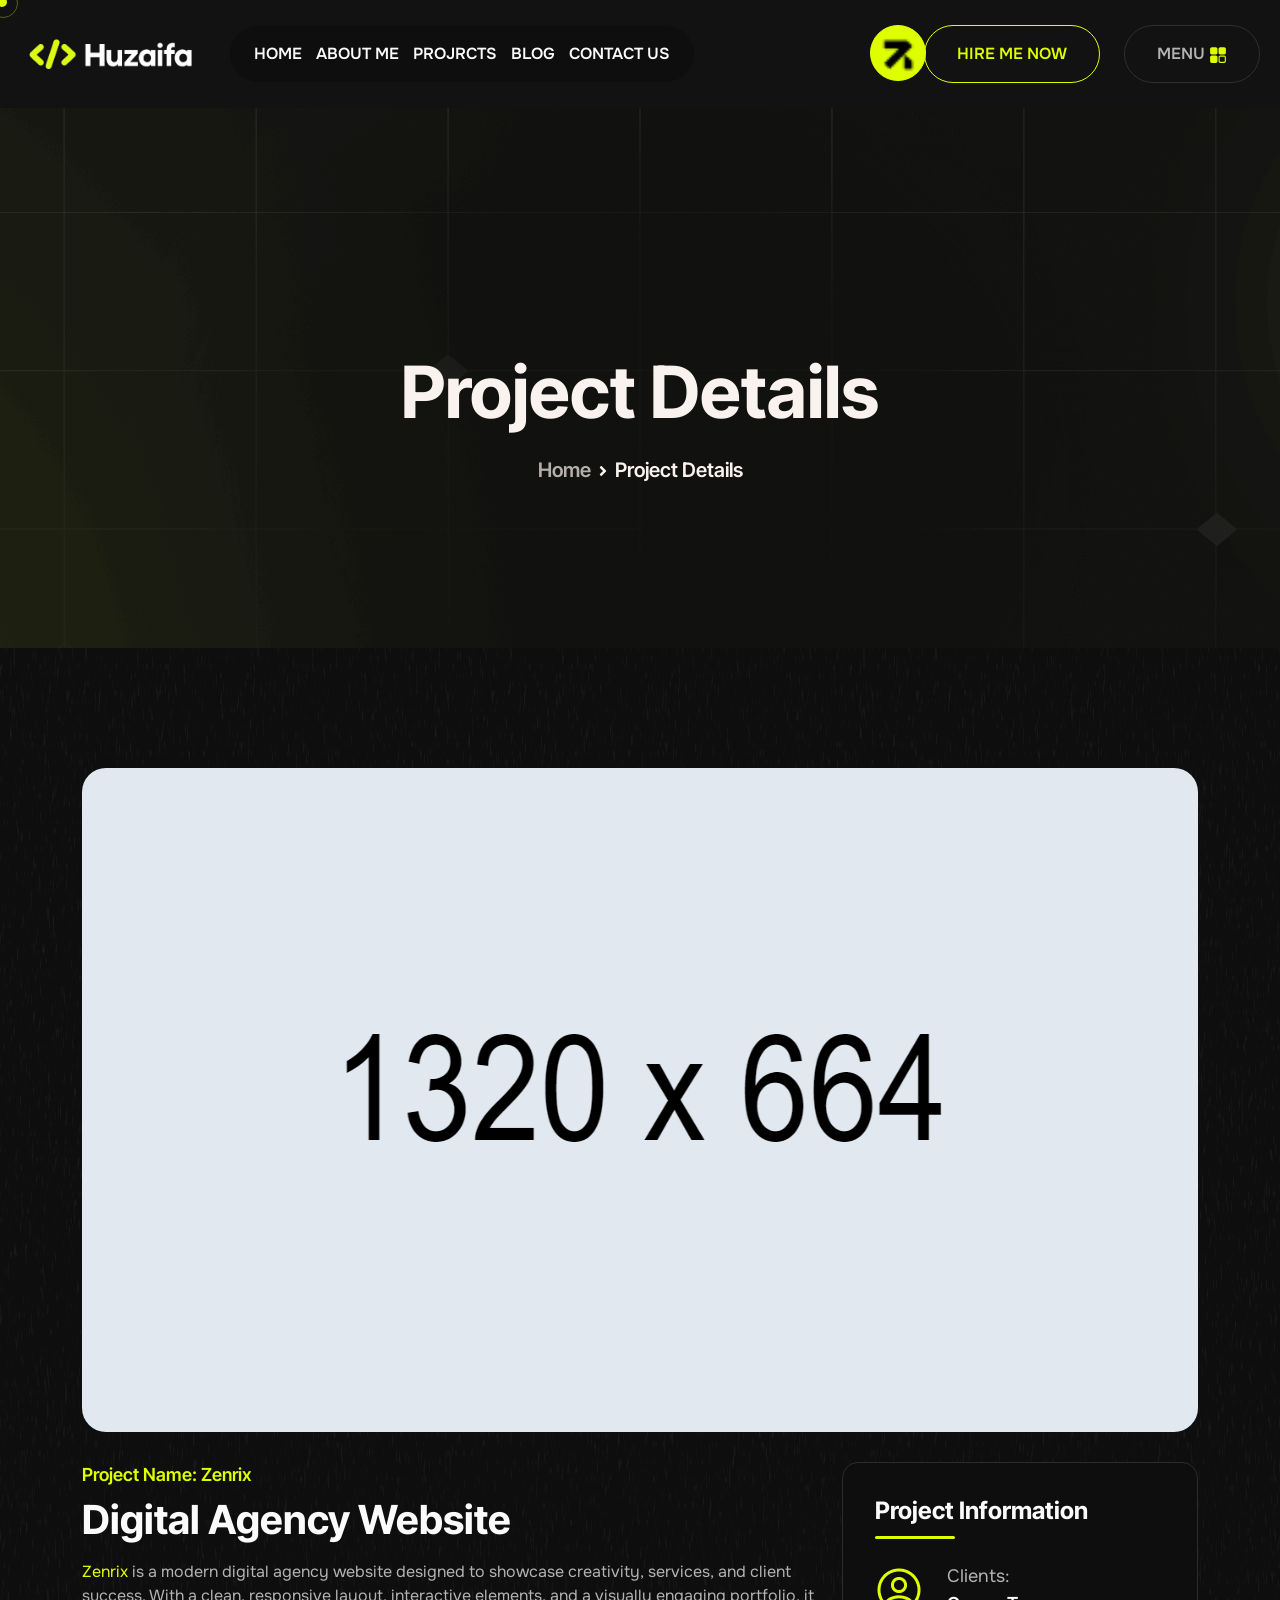
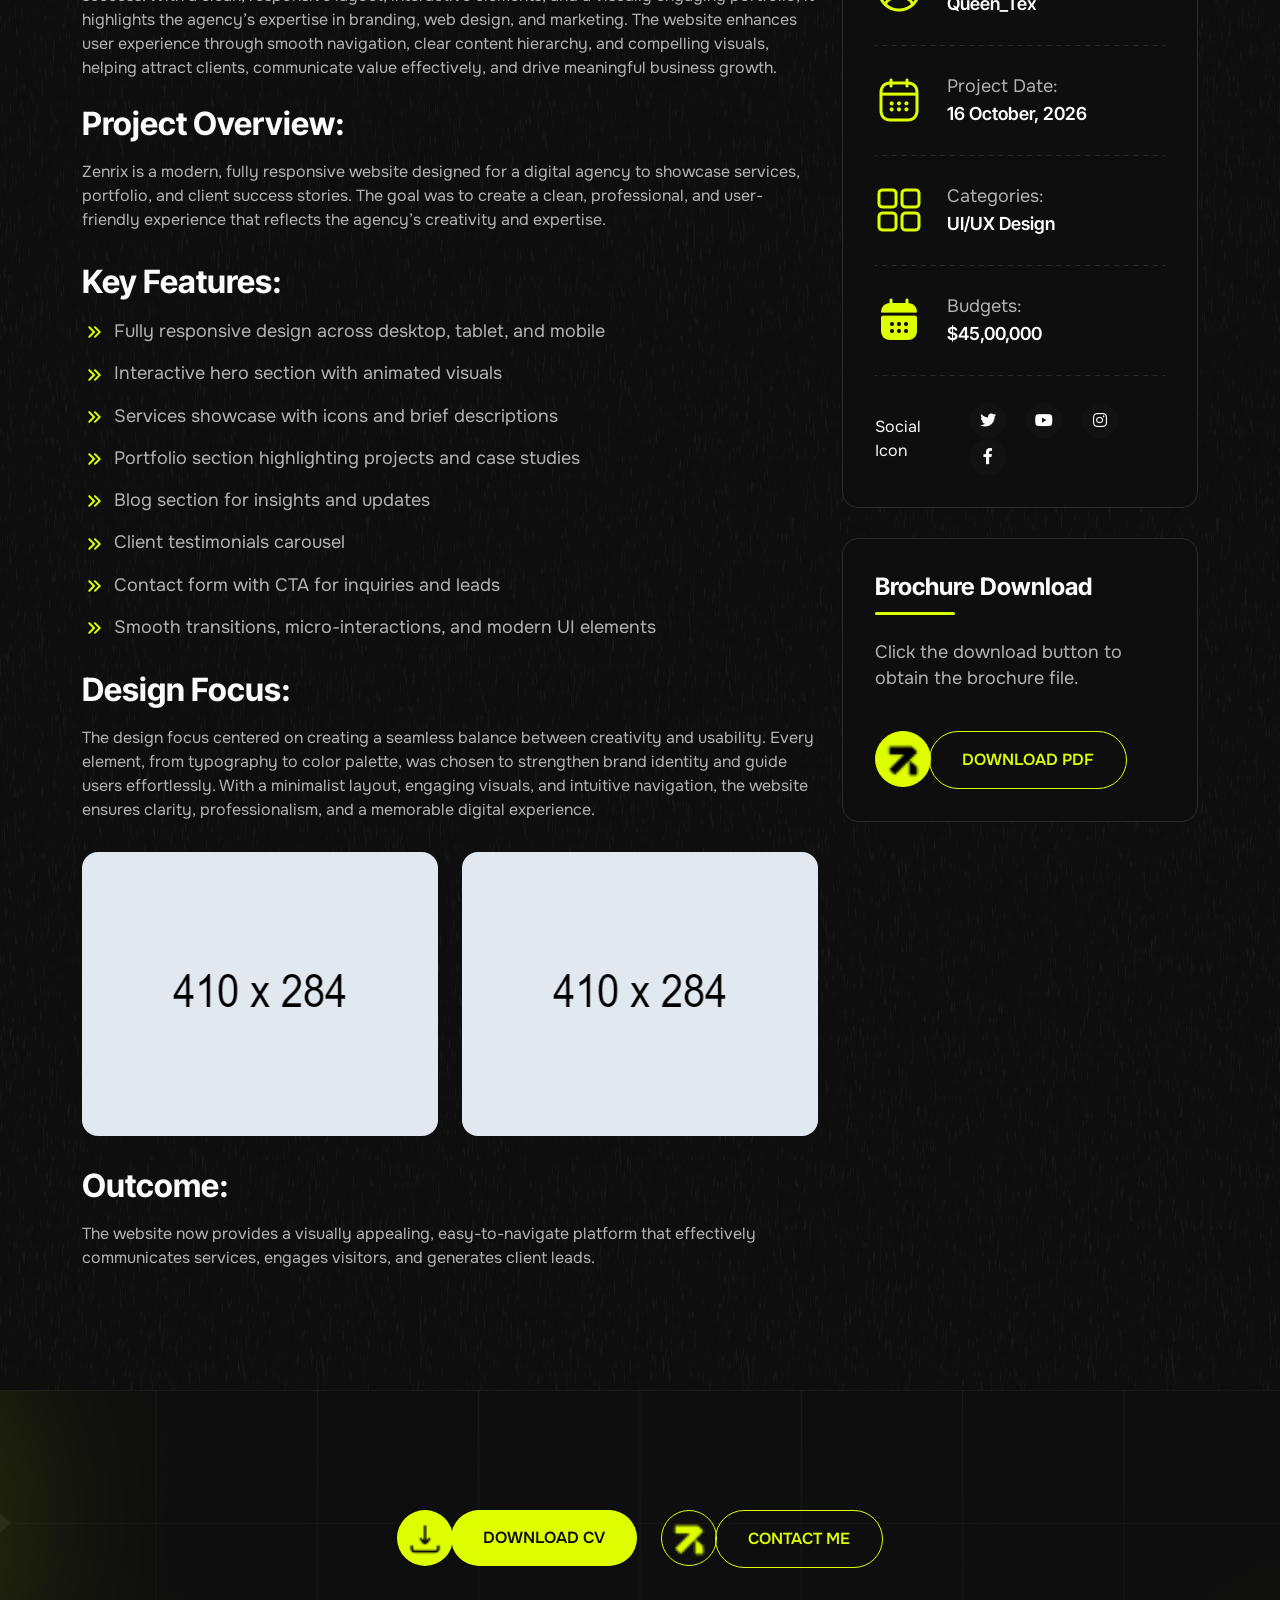
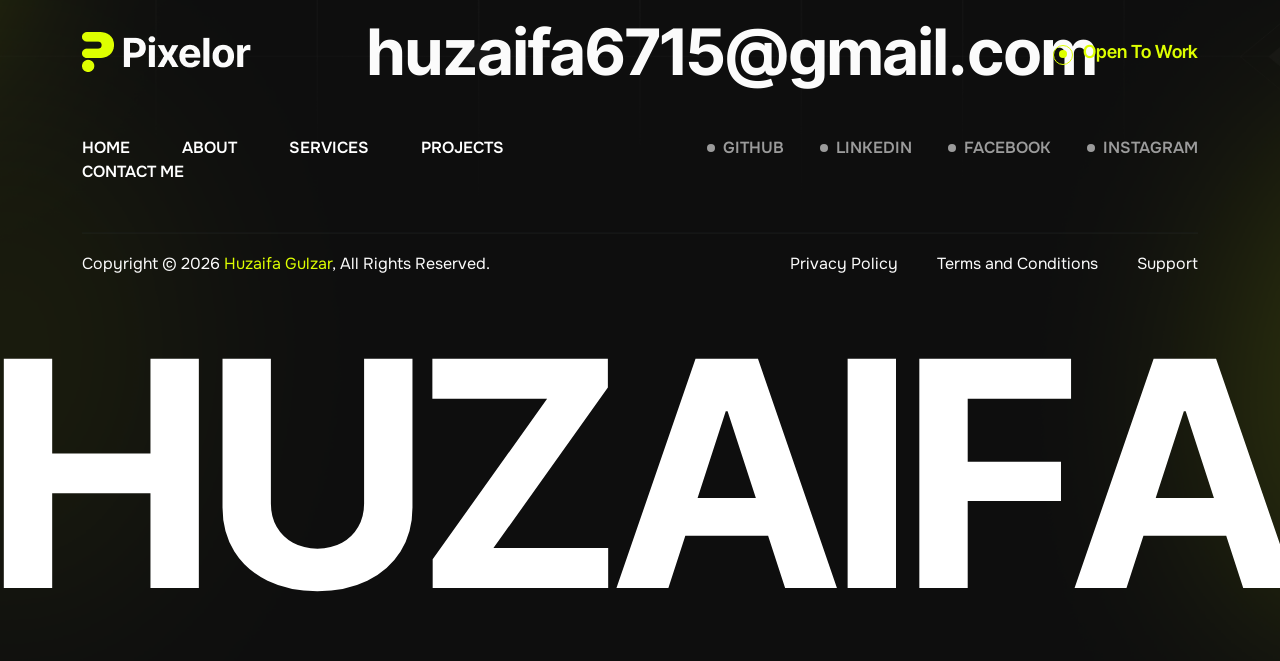
<file: portfolio-details.html>
<!DOCTYPE html>
<html lang="en">

<head>
    <meta charset="UTF-8">
    <meta name="viewport" content="width=device-width, initial-scale=1.0">
    <title>Shared By NULLPHPSCRIPT.COM - Pixelor - Project Details</title>

    <!-- fav logo -->
    <link rel="shortcut icon" href="assets/img/logo/th-fav-icon.png" type="image/x-icon">
    <!-- bootstrap css -->
    <link rel="stylesheet" href="assets/css/bootstrap.min.css">
    <!-- magnific-popup css -->
    <link rel="stylesheet" href="assets/css/magnific-popup.css">
    <!-- swiper-bundle -->
    <link rel="stylesheet" href="assets/css/swiper-bundle.min.css">
    <!-- nice-select -->
    <link rel="stylesheet" href="assets/css/nice-select.css">
    <!-- aos -->
    <link rel="stylesheet" href="assets/css/aos.css">
    <!-- fontawesome -->
    <link rel="stylesheet" href="assets/css/fontawesome-pro.css">
    <!-- odometer -->
    <link rel="stylesheet" href="assets/css/odometer-theme-default.min.css">
    <!-- style css -->
    <link rel="stylesheet" href="assets/css/style.css">
</head>

<body>
    <!-- Preloader -->
    <div class="preloader">
        <svg viewBox="0 0 1000 1000" preserveAspectRatio="none">
            <path id="svg" d="M0,1005S175,995,500,995s500,5,500,5V0H0Z"></path>
        </svg>
        <h5 class="preloader-text">Pixelor </h5>
    </div>
    <!-- =========== header area start =========== -->
    <header class="th-header-area th-header-sticky">
        <div class="th-header-wrapper">
            <div class="th-logo-menu-area">
                <div class="th-logo">
                    <a href="index.html"><img src="assets/img/logo/logo-white.png" height="60" alt=""></a>
                </div>
                <div class="th-main-menu">
                    <nav class="th-mobile-menu-active">
                        <ul>
                            <li class="has-dropdown">
                                <a href="index.html">HOME
                                    <!-- <span class="menu-dwn-arrow">
                                    <i
                                            class="fa-regular fa-angle-down"></i></span> -->
                                </a>
                                <!-- <ul class="sub-menu">
                                    <li><a href="index.html">Home-01</a></li>
                                    <li><a href="index-2.html">Home-02</a></li>
                                    <li><a href="index-3.html">Home-03</a></li>
                                </ul> -->
                            </li>
                            <li><a href="about.html">ABOUT ME</a></li>
                            <!-- <li class="has-dropdown">
                                <a href="#">PAGES 
                                    <span class="menu-dwn-arrow"><i
                                            class="fa-regular fa-angle-down"></i></span>
                                        </a>

                                <ul class="sub-menu">
                                    <li><a href="service.html">Service</a></li>
                                    <li><a href="service-details.html">Service Details</a></li>
                                    <li><a href="testimonial.html">Testimonial</a></li>
                                    <li><a href="404.html">404</a></li>
                                </ul>

                            </li> -->
                            <li class="has-dropdown">
                                <a href="portfolio.html">PROJRCTS
                                    <!-- <span class="menu-dwn-arrow"><i
                                            class="fa-regular fa-angle-down"></i></span> -->
                                </a>
                                <!-- <ul class="sub-menu">
                                    <li><a href="portfolio.html">Portfolio</a></li>
                                    <li><a href="portfolio-details.html">Portfolio Details</a></li>
                                </ul> -->
                            </li>
                            <li class="has-dropdown"><a href="blog.html">BLOG
                                    <!-- <span class="menu-dwn-arrow"><i
                                            class="fa-regular fa-angle-down"></i></span> -->
                                </a>
                                <!-- <ul class="sub-menu">
                                    <li><a href="blog-classic.html">Blog Classic</a></li>
                                    <li><a href="blog.html">Blog </a></li>
                                    <li><a href="blog-details.html">Blog Details</a></li>
                                </ul> -->
                            </li>
                            <li class="has-dropdown"><a href="contact.html">CONTACT US</a></li>
                        </ul>
                    </nav>
                </div>
            </div>
            <div class="th-header-top-btn-flex">
                <!-- header btn -->
                <div class="th-header-btn">
                    <a href="contact.html" class="th-primary-btn th-primary-btn-secondary2">
                        <span class="th-icon"><img src="assets/img/icon/th-footer-btn-icon.png" alt=""></span>
                        <span class="th-text th-upper">Hire Me now</span>
                    </a>
                </div>
                <!-- action btn -->
                <div class="th-header-action-item">
                    <a href="#" class="th-menu-btn th-offcanvas-toggle">MENU <span><img
                                src="assets/img/icon/th-menu.svg" alt=""></span></a>
                </div>
            </div>
        </div>
    </header>

    <!-- MouseCursor Start -->
    <div class="mouseCursor cursor-outer"></div>
    <div class="mouseCursor cursor-inner"></div>


    <!-- offcanvas menu start -->
    <div class="th-offcanvas">
        <div class="th-offcanvas-wrapper">
            <div class="th-offcanvas-header d-flex justify-content-between align-items-center mb-50">
                <div class="th-offcanvas-logo">
                    <a href="index.html"><img src="assets/img/logo/th-block-black1.1.png" alt=""></a>
                </div>
                <div class="th-offcanvas-close">
                    <button class="th-offcanvas-close-toggle"><i class="fa-regular fa-xmark"></i></button>
                </div>
            </div>

            <div class="th-offcanvas-menu d-xl-none mb-40">
                <nav></nav>
            </div>

            <div class="th-offcanvas-content mb-40">
                <h2 class="th-offcanvas-title">Hello There</h2>
                <p class="th-offcanvas-para">Lorem ipsum dolor sit amet consectetur, adipisicing elit.</p>
            </div>

            <div class="th-offcanvas-gallery mb-40">
                <a class="popup-image" href="assets/img/devceloper/th-blog-thumb2.1.png"><img class="w-100"
                        src="assets/img/devceloper/th-blog-thumb2.1.png" alt=""></a>

                <a class="popup-image" href="assets/img/devceloper/th-blog-thumb2.2.png"><img class="w-100"
                        src="assets/img/devceloper/th-blog-thumb2.2.png" alt=""></a>

                <a class="popup-image" href="assets/img/devceloper/th-blog-thumb2.1.png"><img class="w-100"
                        src="assets/img/devceloper/th-blog-thumb2.1.png" alt=""></a>

                <a class="popup-image" href="assets/img/devceloper/th-blog-thumb2.2.png"><img class="w-100"
                        src="assets/img/devceloper/th-blog-thumb2.2.png" alt=""></a>
            </div>



            <div class="th-offcanvas-info mb-30">
                <h3 class="th-offcanvas-title mb-20">Contact Us</h3>
                <a href="#">+57-9954-6476</a>
                <a href="#">hello@Pixelor.com</a>
                <a href="#">Los Angles,California</a>
            </div>

            <div class="th-offcanvas-social mb-30">
                <h3 class="th-offcanvas-title mb-20">Follow Us</h3>
                <a href="#"><i class="fab fa-facebook-f"></i></a>
                <a href="#"><i class="fab fa-twitter"></i></a>
                <a href="#"><i class="fab fa-linkedin-in"></i></a>
                <a href="#"><i class="fab fa-instagram"></i></a>
            </div>
        </div>
    </div>
    <div class="th-offcanvas-overlay"></div>
    <!-- offcanvas menu end -->


    <!-- =========== header area end =========== -->

    <main class="th-designer-bg parallaxie" style="background-image: url(./assets/img/designer/th-designer-bg.png);">
        <!-- =========== breadcrumb area start =========== -->
        <section class="th-breadcrumb-area" style="background-image: url(./assets/img/designer/th-breadcrumb-bg.png);">
            <div class="container">
                <div class="row">
                    <div class="col-xl-6 mx-auto text-center">
                        <div class="th-breadcrumb-content">
                            <h2 class="th-breadcrumb-title">Project Details</h2>
                            <ul>
                                <li><a href="index.html">Home</a></li>
                                <li><span><i class="fa-solid fa-angle-right"></i></span></li>
                                <li><a href="#" class="active">Project Details</a></li>
                            </ul>
                        </div>
                    </div>
                </div>
            </div>
        </section>

        <!-- =========== breadcrumb area end =========== -->


        <!-- =========== service area start =========== -->
        <section class="th-service-iconbox-wrap pt-120 pb-90">
            <div class="container">
                <!-- large thubm -->
                <div class="th-service-large-thumb th-service-large-thumb-2 image-anime mb-30">
                    <img class="w-100" src="assets/img/designer/th-project-large-thumb-3.1.png" alt="">
                </div>
                <div class="row">
                    <div class="col-xl-8">
                        <div class="th-service-large-content-wrap">
                            <!-- content 1 -->
                            <div class="service-lar-content-box-1 mb-24">
                                <h4 class="th-title-top">Project Name: Zenrix</h4>
                                <h2 class="th-title">Digital Agency Website</h2>
                                <p class="th-para"><span>Zenrix</span> is a modern digital agency website designed to
                                    showcase creativity, services, and client success. With a clean, responsive layout,
                                    interactive elements, and a visually engaging portfolio, it highlights the agency’s
                                    expertise in branding, web design, and marketing. The website enhances user
                                    experience through smooth navigation, clear content hierarchy, and compelling
                                    visuals, helping attract clients, communicate value effectively, and drive
                                    meaningful business growth.</p>
                            </div>
                            <!-- content 2 -->
                            <div class="service-lar-content-box-1 mb-30">
                                <h2 class="th-title th-title-2">Project Overview:</h2>
                                <p class="th-para">Zenrix is a modern, fully responsive website designed for a digital
                                    agency to showcase services, portfolio, and client success stories. The goal was to
                                    create a clean, professional, and user-friendly experience that reflects the
                                    agency’s creativity and expertise.</p>
                            </div>
                            <!-- content 3 -->
                            <div class="service-lar-content-box-1 mb-30">
                                <h2 class="th-title th-title-2">Key Features:</h2>
                                <ul>
                                    <li><span><img src="assets/img/designer/th-double-arrow.png" alt=""></span>Fully
                                        responsive design across desktop, tablet, and mobile</li>
                                    <li><span><img src="assets/img/designer/th-double-arrow.png"
                                                alt=""></span>Interactive hero section with animated visuals</li>
                                    <li><span><img src="assets/img/designer/th-double-arrow.png" alt=""></span>Services
                                        showcase with icons and brief descriptions</li>
                                    <li><span><img src="assets/img/designer/th-double-arrow.png" alt=""></span>Portfolio
                                        section highlighting projects and case studies</li>
                                    <li><span><img src="assets/img/designer/th-double-arrow.png" alt=""></span>Blog
                                        section for insights and updates</li>
                                    <li><span><img src="assets/img/designer/th-double-arrow.png" alt=""></span>Client
                                        testimonials carousel</li>
                                    <li><span><img src="assets/img/designer/th-double-arrow.png" alt=""></span>Contact
                                        form with CTA for inquiries and leads</li>
                                    <li><span><img src="assets/img/designer/th-double-arrow.png" alt=""></span>Smooth
                                        transitions, micro-interactions, and modern UI elements</li>
                                </ul>
                            </div>

                            <!-- content 2 -->
                            <div class="service-lar-content-box-1 mb-30">
                                <h2 class="th-title th-title-2">Design Focus:</h2>
                                <p class="th-para">The design focus centered on creating a seamless balance between
                                    creativity and usability. Every element, from typography to color palette, was
                                    chosen to strengthen brand identity and guide users effortlessly. With a minimalist
                                    layout, engaging visuals, and intuitive navigation, the website ensures clarity,
                                    professionalism, and a memorable digital experience.</p>
                            </div>

                            <!-- sm thumb  -->
                            <div class="th-sm-thumb-wrap">
                                <div class="row">
                                    <div class="col-xl-6 col-md-6 mb-30">
                                        <!-- service thyumb -->
                                        <div class="th-service-sm-thumb image-anime">
                                            <img class="w-100" src="assets/img/designer/th-project-sm-3.1.png" alt="">
                                        </div>
                                    </div>
                                    <div class="col-xl-6 col-md-6 mb-30">
                                        <!-- service thyumb -->
                                        <div class="th-service-sm-thumb image-anime">
                                            <img class="w-100" src="assets/img/designer/th-project-sm-3.2.png" alt="">
                                        </div>
                                    </div>
                                </div>
                            </div>

                            <!-- content 3 -->
                            <div class="service-lar-content-box-1 mb-30">
                                <h2 class="th-title th-title-2">Outcome:</h2>
                                <p class="th-para">The website now provides a visually appealing, easy-to-navigate
                                    platform that effectively communicates services, engages visitors, and generates
                                    client leads.</p>
                            </div>
                        </div>
                    </div>
                    <div class="col-xl-4">
                        <div class="th-service-widget-area">
                            <!-- widget 1 -->
                            <div class="th-service-widget-1 mb-30">
                                <h3 class="th-title">Project Information</h3>
                                <!-- single cat -->
                                <div class="th-mt-24">
                                    <div class="th-user-sidebar">
                                        <div class="th-sidebar-flex">
                                            <div class="th-sidebar-flex-icon">
                                                <img src="assets/img/icon/th-sidebar-icon1.1.png" alt="">
                                            </div>
                                            <div class="th-sidebar-flex-content">
                                                <p class="th-para">Clients:</p>
                                                <h2 class="th-titlee">Queen_Tex</h2>
                                            </div>
                                        </div>
                                        <div class="th-border-img"><img class="w-100"
                                                src="assets/img/icon/th-thumb-border2.1.png" alt=""></div>
                                    </div>

                                    <div class="th-user-sidebar">
                                        <div class="th-sidebar-flex">
                                            <div class="th-sidebar-flex-icon">
                                                <img src="assets/img/icon/th-sidebar-icon1.2.png" alt="">
                                            </div>
                                            <div class="th-sidebar-flex-content">
                                                <p class="th-para">Project Date:</p>
                                                <h2 class="th-titlee">16 October, 2026</h2>
                                            </div>
                                        </div>
                                        <div class="th-border-img"><img class="w-100"
                                                src="assets/img/icon/th-thumb-border2.1.png" alt=""></div>
                                    </div>

                                    <div class="th-user-sidebar">
                                        <div class="th-sidebar-flex">
                                            <div class="th-sidebar-flex-icon">
                                                <img src="assets/img/icon/th-sidebar-icon1.3.png" alt="">
                                            </div>
                                            <div class="th-sidebar-flex-content">
                                                <p class="th-para">Categories:</p>
                                                <h2 class="th-titlee">UI/UX Design</h2>
                                            </div>
                                        </div>
                                        <div class="th-border-img"><img class="w-100"
                                                src="assets/img/icon/th-thumb-border2.1.png" alt=""></div>
                                    </div>

                                    <div class="th-user-sidebar">
                                        <div class="th-sidebar-flex">
                                            <div class="th-sidebar-flex-icon">
                                                <img src="assets/img/icon/th-sidebar-icon1.4.png" alt="">
                                            </div>
                                            <div class="th-sidebar-flex-content">
                                                <p class="th-para">Budgets:</p>
                                                <h2 class="th-titlee">$45,00,000</h2>
                                            </div>
                                        </div>
                                        <div class="th-border-img"><img class="w-100"
                                                src="assets/img/icon/th-thumb-border2.1.png" alt=""></div>
                                    </div>

                                    <div class="th-social-mainflex">
                                        <div class="th-social-mainflex-text">
                                            <p class="th-titlew">Social Icon</p>
                                        </div>
                                        <div class="th-social-mainflex-icon">
                                            <a href="#"><i class="fa-brands fa-twitter"></i></a>
                                            <a href="#"><i class="fa-brands fa-youtube"></i></a>
                                            <a href="#"><i class="fa-brands fa-instagram"></i></a>
                                            <a href="#"><i class="fa-brands fa-facebook-f"></i></a>
                                        </div>
                                    </div>
                                </div>
                            </div>

                            <!-- widget 3 -->
                            <div class="th-service-widget-1 mb-30">
                                <h3 class="th-title">Brochure Download</h3>
                                <!-- single cat -->
                                <div class="th-mt-24">
                                    <p class="th-para">Click the download button to obtain the brochure file.</p>
                                </div>
                                <a href="#" class="th-primary-btn th-primary-btn-secondary2 mt-40">
                                    <span class="th-icon"><img src="assets/img/icon/th-footer-btn-icon.png"
                                            alt=""></span>
                                    <span class="th-text th-upper"> Download PDF</span>
                                </a>
                            </div>
                        </div>
                    </div>
                </div>
            </div>
        </section>
        <!-- =========== service area end =========== -->


    </main>

    <!-- =========== footer area start =========== -->
    <footer class="th-footer-area fix pt-120" style="background-image: url(./assets/img/footer/th-footer-bg.png);">
        <div class="container">
            <div class="row">
                <div class="col-xl-6 mx-auto text-center">
                    <div class="th-footer-btn-wrap">
                        <a href="assets/cv/Huzaifa-Gulzar-CV.pdf" class="th-primary-btn" data-aos="fade-up" download>
                            <span class="th-icon"><img src="assets/img/icon/download.png" alt=""></span>
                            <span class="th-text">DOWNLOAD CV</span>
                        </a>

                        <a href="contact.html" class="th-primary-btn th-primary-btn-secondary" data-aos="fade-up">
                            <span class="th-icon"><img src="assets/img/icon/th-footer-btn-icon.png" alt=""></span>
                            <span class="th-text">CONTACT ME</span>
                        </a>
                    </div>
                </div>
            </div>

            <div class="row align-items-center">
                <div class="col-xl-3 col-lg-3 col-md-2">
                    <div class="th-footer-left-logo">
                        <img src="assets/img/logo/th-logo-white.png" alt="Huzaifa Gulzar Logo">
                    </div>
                </div>

                <div class="col-xl-6 col-lg-6 col-md-7 mx-auto text-center">
                    <h2 class="th-footer-mail-title">
                        <a href="mailto:huzaifa6715@gmail.com">huzaifa6715@gmail.com</a>
                    </h2>
                </div>

                <div class="col-xl-3 col-lg-3 col-md-3">
                    <h3 class="th-opentowork"><span></span>Open To Work</h3>
                </div>
            </div>

            <div class="row">
                <div class="col-xl-6 col-lg-6 text-center text-xl-start">
                    <div class="th-footer-widget-1 mb-30">
                        <div class="th-footer-menu">
                            <ul>
                                <li><a href="index.html">Home</a></li>
                                <li><a href="#about">About</a></li>
                                <li><a href="#services">Services</a></li>
                                <li><a href="portfolio-details.html">Projects</a></li>
                                <li><a href="contact.html">Contact Me</a></li>
                            </ul>
                        </div>
                    </div>
                </div>

                <div class="col-xl-6 col-lg-6 text-center text-xl-end">
                    <div class="th-footer-widget-2 mb-30">
                        <div class="th-footer-social">
                            <ul>
                                <li><a href="#">GitHub</a></li>
                                <li><a href="#">LinkedIn</a></li>
                                <li><a href="#">Facebook</a></li>
                                <li><a href="#">Instagram</a></li>
                            </ul>
                        </div>
                    </div>
                </div>
            </div>

            <hr class="th-footer-border">
        </div>

        <div class="container">
            <div class="row">
                <div class="copyright-top-border">
                    <div class="row">
                        <div class="col-xl-6 col-md-6">
                            <div class="th-copyright mb-40">
                                <p class="th-copyright-text">
                                    Copyright © 2026 <a href="index.html">Huzaifa Gulzar</a>, All Rights Reserved.
                                </p>
                            </div>
                        </div>

                        <div class="col-xl-6 col-md-6 text-end">
                            <div class="th-copyright-menu mb-40">
                                <ul>
                                    <li><a href="#">Privacy Policy</a></li>
                                    <li><a href="#">Terms and Conditions</a></li>
                                    <li><a href="#">Support</a></li>
                                </ul>
                            </div>
                        </div>
                    </div>
                </div>
            </div>
        </div>

        <div class="container">
            <a href="contact.html" data-aos="fade-up">
                <div class="footer-large-title tp_fade_anim mb-30">
                    <h3 class="footer-title">HUZAIFA</h3>
                </div>
            </a>
        </div>
    </footer>
    <!-- =========== footer area end =========== -->
    <!-- progress -->
    <div class="paginacontainer">
        <div class="progress-wrap">
            <svg class="progress-circle svg-content" width="100%" height="100%" viewBox="-1 -1 102 102">
                <path d="M50,1 a49,49 0 0,1 0,98 a49,49 0 0,1 0,-98" />
            </svg>
        </div>
    </div>
    <!-- =========== footer area end =========== -->


    <!-- js file include here -->
    <!-- jquery js -->
    <script src="assets/js/jquery-3.7.1.min.js"></script>
    <!-- bootstrap js -->
    <script src="assets/js/bootstrap.bundle.min.js"></script>
    <!-- magnific-popup js -->
    <script src="assets/js/jquery.magnific-popup.min.js"></script>
    <!-- swiper-bundle js -->
    <script src="assets/js/swiper-bundle.min.js"></script>
    <!-- nice-select js -->
    <script src="assets/js/nice-select.js"></script>
    <!-- aos js -->
    <script src="assets/js/aos.js"></script>
    <script src="assets/js/fontawesome.min.js"></script>
    <!-- plugin js -->
    <script src="assets/js/plugin.js"></script>
    <script src="assets/js/gAnim.js"></script>
    <!-- SmoothScroll js -->
    <script src="assets/js/SmoothScroll.js"></script>
    <!-- counter -->
    <script src="assets/js/jquery.waypoints.js"></script>
    <script src="assets/js/jquery.counterup.min.js"></script>
    <script src="assets/js/parallaxie.js"></script>
    <!-- main js -->
    <script src="assets/js/main.js"></script>
</body>

</html>
</file>
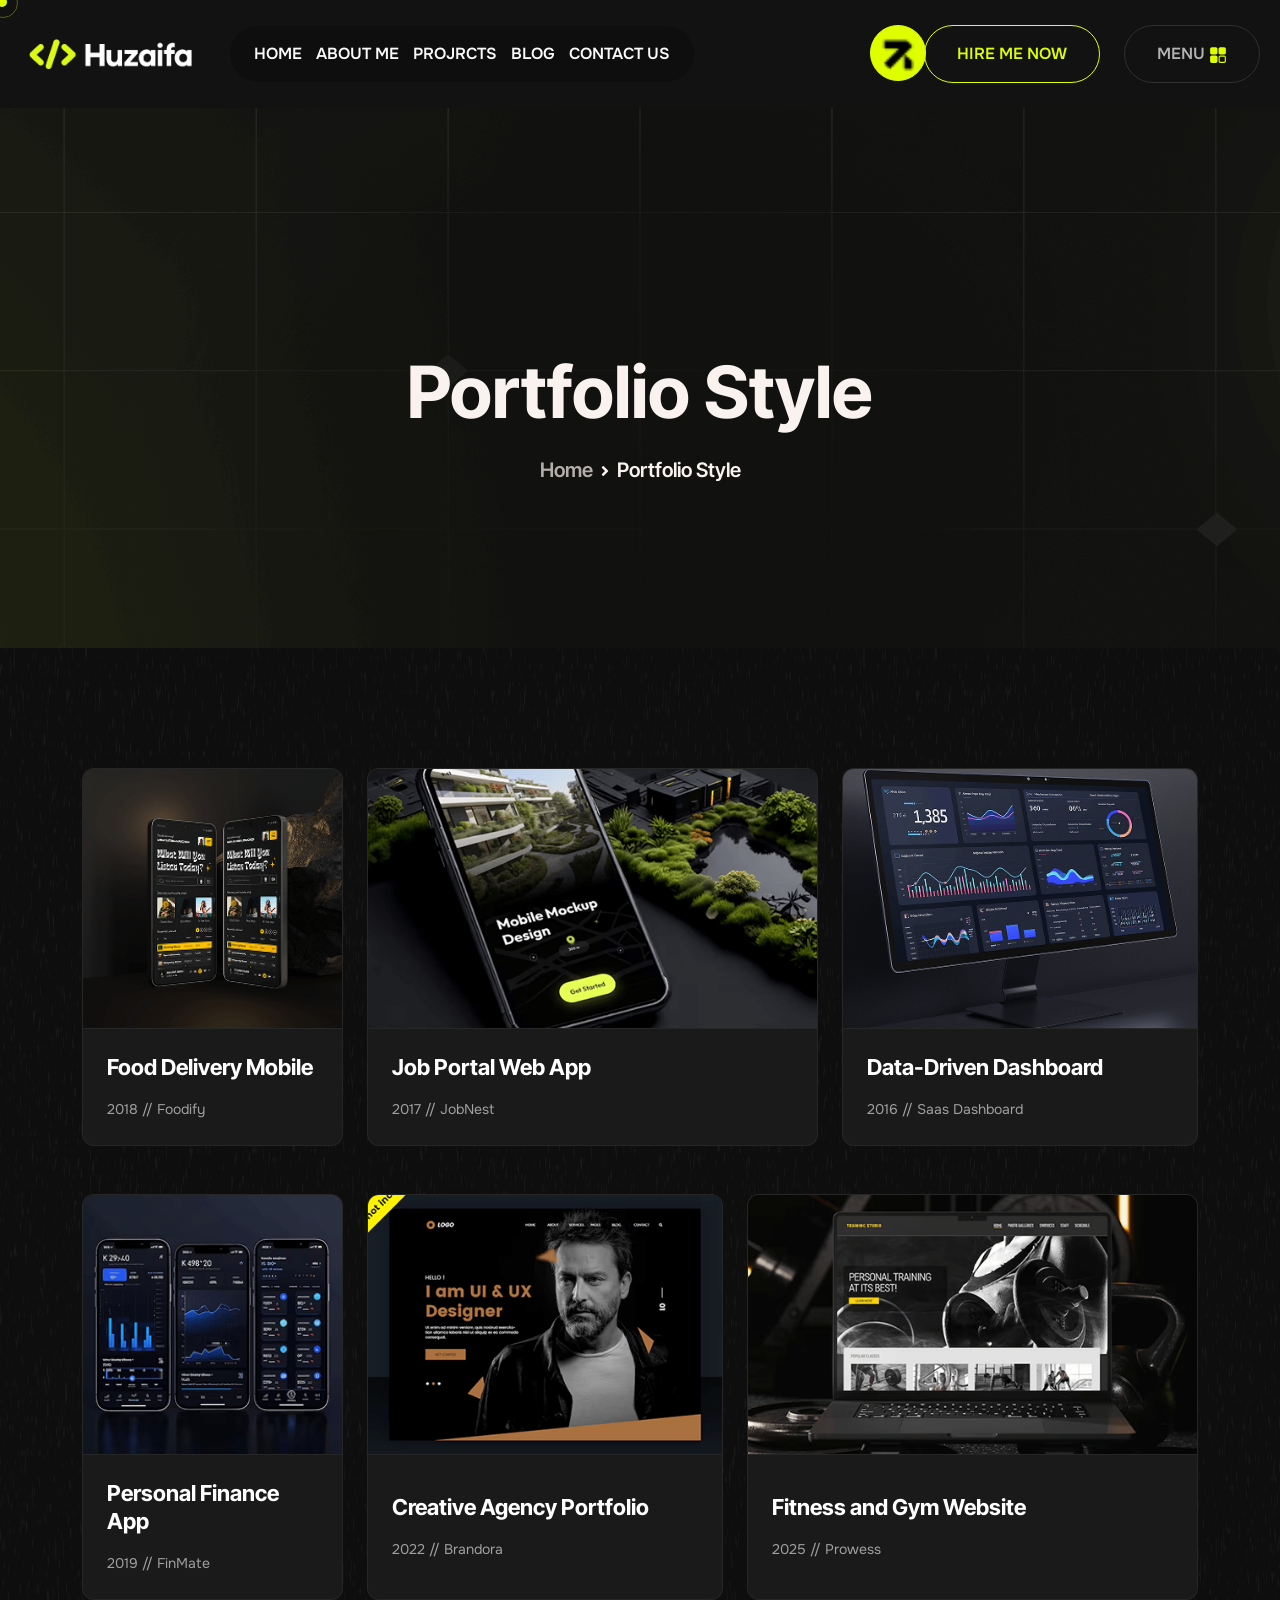
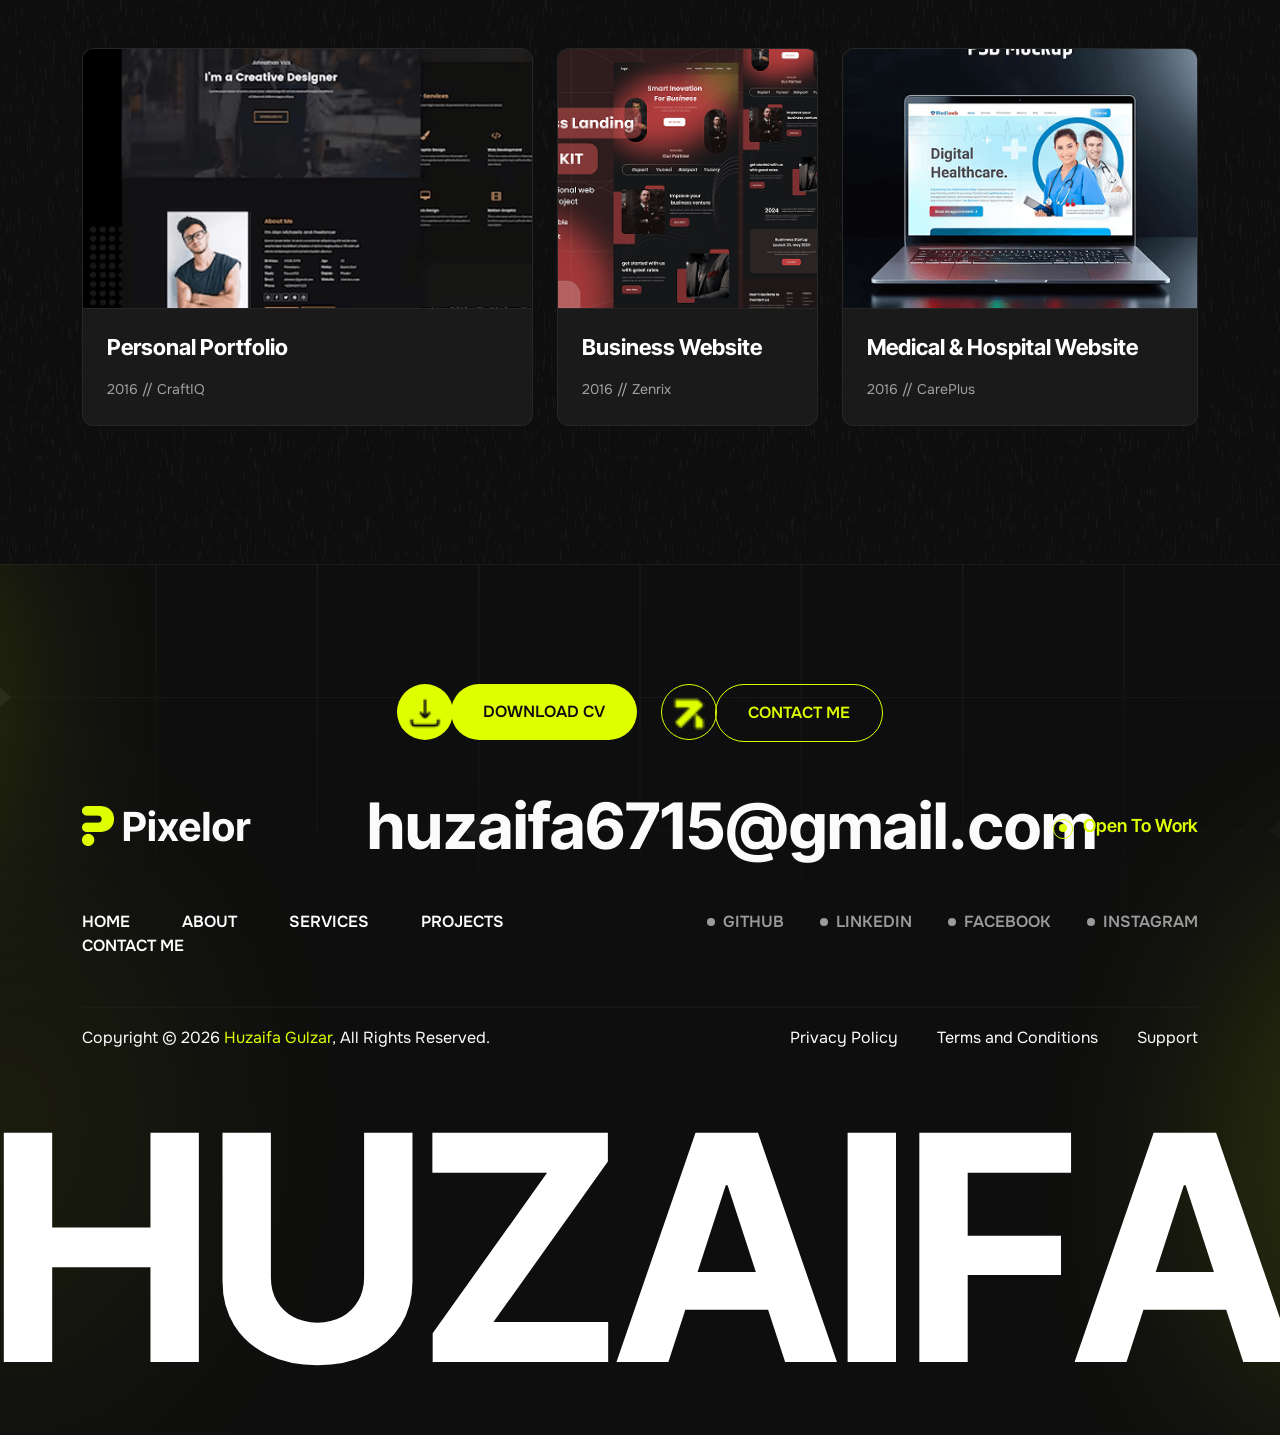
<file: portfolio.html>
<!DOCTYPE html>
<html lang="en">

<head>
    <meta charset="UTF-8">
    <meta name="viewport" content="width=device-width, initial-scale=1.0">
    <title>Shared By NULLPHPSCRIPT.COM - Pixelor - Portfolio</title>

    <!-- fav logo -->
    <link rel="shortcut icon" href="assets/img/logo/th-fav-icon.png" type="image/x-icon">
    <!-- bootstrap css -->
    <link rel="stylesheet" href="assets/css/bootstrap.min.css">
    <!-- magnific-popup css -->
    <link rel="stylesheet" href="assets/css/magnific-popup.css">
    <!-- swiper-bundle -->
    <link rel="stylesheet" href="assets/css/swiper-bundle.min.css">
    <!-- nice-select -->
    <link rel="stylesheet" href="assets/css/nice-select.css">
    <!-- aos -->
    <link rel="stylesheet" href="assets/css/aos.css">
    <!-- fontawesome -->
    <link rel="stylesheet" href="assets/css/fontawesome-pro.css">
    <!-- odometer -->
    <link rel="stylesheet" href="assets/css/odometer-theme-default.min.css">
    <!-- style css -->
    <link rel="stylesheet" href="assets/css/style.css">
</head>

<body>
    <!-- Preloader -->
    <div class="preloader">
        <svg viewBox="0 0 1000 1000" preserveAspectRatio="none">
            <path id="svg" d="M0,1005S175,995,500,995s500,5,500,5V0H0Z"></path>
        </svg>
        <h5 class="preloader-text">Pixelor </h5>
    </div>
    <!-- =========== header area start =========== -->
    <header class="th-header-area th-header-sticky">
        <div class="th-header-wrapper">
            <div class="th-logo-menu-area">
                <div class="th-logo">
                    <a href="index.html"><img src="assets/img/logo/logo-white.png" height="60" alt=""></a>
                </div>
                <div class="th-main-menu">
                    <nav class="th-mobile-menu-active">
                        <ul>
                            <li class="has-dropdown">
                                <a href="index.html">HOME
                                    <!-- <span class="menu-dwn-arrow">
                                    <i
                                            class="fa-regular fa-angle-down"></i></span> -->
                                </a>
                                <!-- <ul class="sub-menu">
                                    <li><a href="index.html">Home-01</a></li>
                                    <li><a href="index-2.html">Home-02</a></li>
                                    <li><a href="index-3.html">Home-03</a></li>
                                </ul> -->
                            </li>
                            <li><a href="about.html">ABOUT ME</a></li>
                            <!-- <li class="has-dropdown">
                                <a href="#">PAGES 
                                    <span class="menu-dwn-arrow"><i
                                            class="fa-regular fa-angle-down"></i></span>
                                        </a>

                                <ul class="sub-menu">
                                    <li><a href="service.html">Service</a></li>
                                    <li><a href="service-details.html">Service Details</a></li>
                                    <li><a href="testimonial.html">Testimonial</a></li>
                                    <li><a href="404.html">404</a></li>
                                </ul>

                            </li> -->
                            <li class="has-dropdown">
                                <a href="portfolio.html">PROJRCTS
                                    <!-- <span class="menu-dwn-arrow"><i
                                            class="fa-regular fa-angle-down"></i></span> -->
                                </a>
                                <!-- <ul class="sub-menu">
                                    <li><a href="portfolio.html">Portfolio</a></li>
                                    <li><a href="portfolio-details.html">Portfolio Details</a></li>
                                </ul> -->
                            </li>
                            <li class="has-dropdown"><a href="blog.html">BLOG
                                    <!-- <span class="menu-dwn-arrow"><i
                                            class="fa-regular fa-angle-down"></i></span> -->
                                </a>
                                <!-- <ul class="sub-menu">
                                    <li><a href="blog-classic.html">Blog Classic</a></li>
                                    <li><a href="blog.html">Blog </a></li>
                                    <li><a href="blog-details.html">Blog Details</a></li>
                                </ul> -->
                            </li>
                            <li class="has-dropdown"><a href="contact.html">CONTACT US</a></li>
                        </ul>
                    </nav>
                </div>
            </div>
            <div class="th-header-top-btn-flex">
                <!-- header btn -->
                <div class="th-header-btn">
                    <a href="contact.html" class="th-primary-btn th-primary-btn-secondary2">
                        <span class="th-icon"><img src="assets/img/icon/th-footer-btn-icon.png" alt=""></span>
                        <span class="th-text th-upper">Hire Me now</span>
                    </a>
                </div>
                <!-- action btn -->
                <div class="th-header-action-item">
                    <a href="#" class="th-menu-btn th-offcanvas-toggle">MENU <span><img
                                src="assets/img/icon/th-menu.svg" alt=""></span></a>
                </div>
            </div>
        </div>
    </header>
    <!-- MouseCursor Start -->
    <div class="mouseCursor cursor-outer"></div>
    <div class="mouseCursor cursor-inner"></div>


    <!-- offcanvas menu start -->
    <div class="th-offcanvas">
        <div class="th-offcanvas-wrapper">
            <div class="th-offcanvas-header d-flex justify-content-between align-items-center mb-50">
                <div class="th-offcanvas-logo">
                    <a href="index.html"><img src="assets/img/logo/th-block-black1.1.png" alt=""></a>
                </div>
                <div class="th-offcanvas-close">
                    <button class="th-offcanvas-close-toggle"><i class="fa-regular fa-xmark"></i></button>
                </div>
            </div>

            <div class="th-offcanvas-menu d-xl-none mb-40">
                <nav></nav>
            </div>

            <div class="th-offcanvas-content mb-40">
                <h2 class="th-offcanvas-title">Hello There</h2>
                <p class="th-offcanvas-para">Lorem ipsum dolor sit amet consectetur, adipisicing elit.</p>
            </div>

            <div class="th-offcanvas-gallery mb-40">
                <a class="popup-image" href="assets/img/devceloper/th-blog-thumb2.1.png"><img class="w-100"
                        src="assets/img/devceloper/th-blog-thumb2.1.png" alt=""></a>

                <a class="popup-image" href="assets/img/devceloper/th-blog-thumb2.2.png"><img class="w-100"
                        src="assets/img/devceloper/th-blog-thumb2.2.png" alt=""></a>

                <a class="popup-image" href="assets/img/devceloper/th-blog-thumb2.1.png"><img class="w-100"
                        src="assets/img/devceloper/th-blog-thumb2.1.png" alt=""></a>

                <a class="popup-image" href="assets/img/devceloper/th-blog-thumb2.2.png"><img class="w-100"
                        src="assets/img/devceloper/th-blog-thumb2.2.png" alt=""></a>
            </div>



            <div class="th-offcanvas-info mb-30">
                <h3 class="th-offcanvas-title mb-20">Contact Us</h3>
                <a href="#">+57-9954-6476</a>
                <a href="#">hello@Pixelor.com</a>
                <a href="#">Los Angles,California</a>
            </div>

            <div class="th-offcanvas-social mb-30">
                <h3 class="th-offcanvas-title mb-20">Follow Us</h3>
                <a href="#"><i class="fab fa-facebook-f"></i></a>
                <a href="#"><i class="fab fa-twitter"></i></a>
                <a href="#"><i class="fab fa-linkedin-in"></i></a>
                <a href="#"><i class="fab fa-instagram"></i></a>
            </div>
        </div>
    </div>
    <div class="th-offcanvas-overlay"></div>
    <!-- offcanvas menu end -->


    <!-- =========== header area end =========== -->

    <main class="th-designer-bg parallaxie" style="background-image: url(./assets/img/designer/th-designer-bg.png);">
        <!-- =========== breadcrumb area start =========== -->
        <section class="th-breadcrumb-area" style="background-image: url(./assets/img/designer/th-breadcrumb-bg.png);">
            <div class="container">
                <div class="row">
                    <div class="col-xl-6 mx-auto text-center">
                        <div class="th-breadcrumb-content">
                            <h2 class="th-breadcrumb-title">Portfolio Style</h2>
                            <ul>
                                <li><a href="index.html">Home</a></li>
                                <li><span><i class="fa-solid fa-angle-right"></i></span></li>
                                <li><a href="#" class="active">Portfolio Style</a></li>
                            </ul>
                        </div>
                    </div>
                </div>
            </div>
        </section>

        <!-- =========== breadcrumb area end =========== -->

        <!-- =========== portfolio area start =========== -->
        <section class="th-portfolio-area-wrap pt-120 pb-90">
            <div class="container">
                <div class="row">
                    <!-- single portfolio -->
                    <div class="col-xl-3 col-md-6 mb-48">
                        <div class="th-portfolio-wrap">
                            <div class="th-portfolio-wrap-thumb image-anime">
                                <img class="w-100" src="assets/img/designer/th-portfolio-1.1.png" alt="">
                            </div>
                            <div class="th-portfolio-wrap-content">
                                <h3 class="th-title"><a href="portfolio-details.html">Food Delivery Mobile</a></h3>
                                <p class="th-para">2018 // Foodify</p>
                            </div>
                        </div>
                    </div>

                    <!-- single portfolio -->
                    <div class="col-xl-5 col-md-6 mb-48">
                        <div class="th-portfolio-wrap">
                            <div class="th-portfolio-wrap-thumb image-anime">
                                <img class="w-100" src="assets/img/designer/th-portfolio-1.2.png" alt="">
                            </div>
                            <div class="th-portfolio-wrap-content">
                                <h3 class="th-title"><a href="portfolio-details.html">Job Portal Web App</a></h3>
                                <p class="th-para">2017 // JobNest</p>
                            </div>
                        </div>
                    </div>

                    <!-- single portfolio -->
                    <div class="col-xl-4 col-md-6 mb-48">
                        <div class="th-portfolio-wrap">
                            <div class="th-portfolio-wrap-thumb image-anime">
                                <img class="w-100" src="assets/img/designer/th-portfolio-1.3.png" alt="">
                            </div>
                            <div class="th-portfolio-wrap-content">
                                <h3 class="th-title"><a href="portfolio-details.html">Data-Driven Dashboard</a></h3>
                                <p class="th-para">2016 // Saas Dashboard</p>
                            </div>
                        </div>
                    </div>

                    <!-- single portfolio -->
                    <div class="col-xl-3 col-md-6 mb-48">
                        <div class="th-portfolio-wrap">
                            <div class="th-portfolio-wrap-thumb image-anime">
                                <img class="w-100" src="assets/img/designer/th-portfolio-2.1.png" alt="">
                            </div>
                            <div class="th-portfolio-wrap-content">
                                <h3 class="th-title"><a href="portfolio-details.html">Personal Finance App</a></h3>
                                <p class="th-para">2019 // FinMate</p>
                            </div>
                        </div>
                    </div>

                    <!-- single portfolio -->
                    <div class="col-xl-4 col-md-6 mb-48">
                        <div class="th-portfolio-wrap">
                            <div class="th-portfolio-wrap-thumb image-anime">
                                <img class="w-100" src="assets/img/designer/th-portfolio-2.2.png" alt="">
                            </div>
                            <div class="th-portfolio-wrap-content">
                                <h3 class="th-title"><a href="portfolio-details.html">Creative Agency Portfolio</a></h3>
                                <p class="th-para">2022 // Brandora</p>
                            </div>
                        </div>
                    </div>

                    <!-- single portfolio -->
                    <div class="col-xl-5 col-md-6 mb-48">
                        <div class="th-portfolio-wrap">
                            <div class="th-portfolio-wrap-thumb image-anime">
                                <img class="w-100" src="assets/img/designer/th-portfolio-2.3.png" alt="">
                            </div>
                            <div class="th-portfolio-wrap-content">
                                <h3 class="th-title"><a href="portfolio-details.html">Fitness and Gym Website</a></h3>
                                <p class="th-para">2025 // Prowess</p>
                            </div>
                        </div>
                    </div>

                    <!-- single portfolio -->
                    <div class="col-xl-5 col-md-6 mb-48">
                        <div class="th-portfolio-wrap">
                            <div class="th-portfolio-wrap-thumb image-anime">
                                <img class="w-100" src="assets/img/designer/th-portfolio-3.1.png" alt="">
                            </div>
                            <div class="th-portfolio-wrap-content">
                                <h3 class="th-title"><a href="portfolio-details.html">Personal Portfolio</a></h3>
                                <p class="th-para">2016 // CraftIQ</p>
                            </div>
                        </div>
                    </div>

                    <!-- single portfolio -->
                    <div class="col-xl-3 col-md-6 mb-48">
                        <div class="th-portfolio-wrap">
                            <div class="th-portfolio-wrap-thumb image-anime">
                                <img class="w-100" src="assets/img/designer/th-portfolio-3.2.png" alt="">
                            </div>
                            <div class="th-portfolio-wrap-content">
                                <h3 class="th-title"><a href="portfolio-details.html">Business Website</a></h3>
                                <p class="th-para">2016 // Zenrix</p>
                            </div>
                        </div>
                    </div>

                    <!-- single portfolio -->
                    <div class="col-xl-4 col-md-6 mb-48">
                        <div class="th-portfolio-wrap">
                            <div class="th-portfolio-wrap-thumb image-anime">
                                <img class="w-100" src="assets/img/designer/th-portfolio-3.3.png" alt="">
                            </div>
                            <div class="th-portfolio-wrap-content">
                                <h3 class="th-title"><a href="portfolio-details.html">Medical & Hospital Website</a>
                                </h3>
                                <p class="th-para">2016 // CarePlus</p>
                            </div>
                        </div>
                    </div>
                </div>
            </div>
        </section>
        <!-- =========== portfolio area end =========== -->
    </main>

    <!-- =========== footer area start =========== -->
    <footer class="th-footer-area fix pt-120" style="background-image: url(./assets/img/footer/th-footer-bg.png);">
        <div class="container">
            <div class="row">
                <div class="col-xl-6 mx-auto text-center">
                    <div class="th-footer-btn-wrap">
                        <a href="assets/cv/Huzaifa-Gulzar-CV.pdf" class="th-primary-btn" data-aos="fade-up" download>
                            <span class="th-icon"><img src="assets/img/icon/download.png" alt=""></span>
                            <span class="th-text">DOWNLOAD CV</span>
                        </a>

                        <a href="contact.html" class="th-primary-btn th-primary-btn-secondary" data-aos="fade-up">
                            <span class="th-icon"><img src="assets/img/icon/th-footer-btn-icon.png" alt=""></span>
                            <span class="th-text">CONTACT ME</span>
                        </a>
                    </div>
                </div>
            </div>

            <div class="row align-items-center">
                <div class="col-xl-3 col-lg-3 col-md-2">
                    <div class="th-footer-left-logo">
                        <img src="assets/img/logo/th-logo-white.png" alt="Huzaifa Gulzar Logo">
                    </div>
                </div>

                <div class="col-xl-6 col-lg-6 col-md-7 mx-auto text-center">
                    <h2 class="th-footer-mail-title">
                        <a href="mailto:huzaifa6715@gmail.com">huzaifa6715@gmail.com</a>
                    </h2>
                </div>

                <div class="col-xl-3 col-lg-3 col-md-3">
                    <h3 class="th-opentowork"><span></span>Open To Work</h3>
                </div>
            </div>

            <div class="row">
                <div class="col-xl-6 col-lg-6 text-center text-xl-start">
                    <div class="th-footer-widget-1 mb-30">
                        <div class="th-footer-menu">
                            <ul>
                                <li><a href="index.html">Home</a></li>
                                <li><a href="#about">About</a></li>
                                <li><a href="#services">Services</a></li>
                                <li><a href="portfolio-details.html">Projects</a></li>
                                <li><a href="contact.html">Contact Me</a></li>
                            </ul>
                        </div>
                    </div>
                </div>

                <div class="col-xl-6 col-lg-6 text-center text-xl-end">
                    <div class="th-footer-widget-2 mb-30">
                        <div class="th-footer-social">
                            <ul>
                                <li><a href="#">GitHub</a></li>
                                <li><a href="#">LinkedIn</a></li>
                                <li><a href="#">Facebook</a></li>
                                <li><a href="#">Instagram</a></li>
                            </ul>
                        </div>
                    </div>
                </div>
            </div>

            <hr class="th-footer-border">
        </div>

        <div class="container">
            <div class="row">
                <div class="copyright-top-border">
                    <div class="row">
                        <div class="col-xl-6 col-md-6">
                            <div class="th-copyright mb-40">
                                <p class="th-copyright-text">
                                    Copyright © 2026 <a href="index.html">Huzaifa Gulzar</a>, All Rights Reserved.
                                </p>
                            </div>
                        </div>

                        <div class="col-xl-6 col-md-6 text-end">
                            <div class="th-copyright-menu mb-40">
                                <ul>
                                    <li><a href="#">Privacy Policy</a></li>
                                    <li><a href="#">Terms and Conditions</a></li>
                                    <li><a href="#">Support</a></li>
                                </ul>
                            </div>
                        </div>
                    </div>
                </div>
            </div>
        </div>

        <div class="container">
            <a href="contact.html" data-aos="fade-up">
                <div class="footer-large-title tp_fade_anim mb-30">
                    <h3 class="footer-title">HUZAIFA</h3>
                </div>
            </a>
        </div>
    </footer>
    <!-- =========== footer area end =========== -->
    <!-- progress -->
    <div class="paginacontainer">
        <div class="progress-wrap">
            <svg class="progress-circle svg-content" width="100%" height="100%" viewBox="-1 -1 102 102">
                <path d="M50,1 a49,49 0 0,1 0,98 a49,49 0 0,1 0,-98" />
            </svg>
        </div>
    </div>
    <!-- =========== footer area end =========== -->


    <!-- js file include here -->
    <!-- jquery js -->
    <script src="assets/js/jquery-3.7.1.min.js"></script>
    <!-- bootstrap js -->
    <script src="assets/js/bootstrap.bundle.min.js"></script>
    <!-- magnific-popup js -->
    <script src="assets/js/jquery.magnific-popup.min.js"></script>
    <!-- swiper-bundle js -->
    <script src="assets/js/swiper-bundle.min.js"></script>
    <!-- nice-select js -->
    <script src="assets/js/nice-select.js"></script>
    <!-- aos js -->
    <script src="assets/js/aos.js"></script>
    <script src="assets/js/fontawesome.min.js"></script>
    <!-- plugin js -->
    <script src="assets/js/plugin.js"></script>
    <script src="assets/js/gAnim.js"></script>
    <!-- SmoothScroll js -->
    <script src="assets/js/SmoothScroll.js"></script>
    <!-- counter -->
    <script src="assets/js/jquery.waypoints.js"></script>
    <script src="assets/js/jquery.counterup.min.js"></script>
    <script src="assets/js/parallaxie.js"></script>
    <!-- main js -->
    <script src="assets/js/main.js"></script>
</body>

</html>
</file>
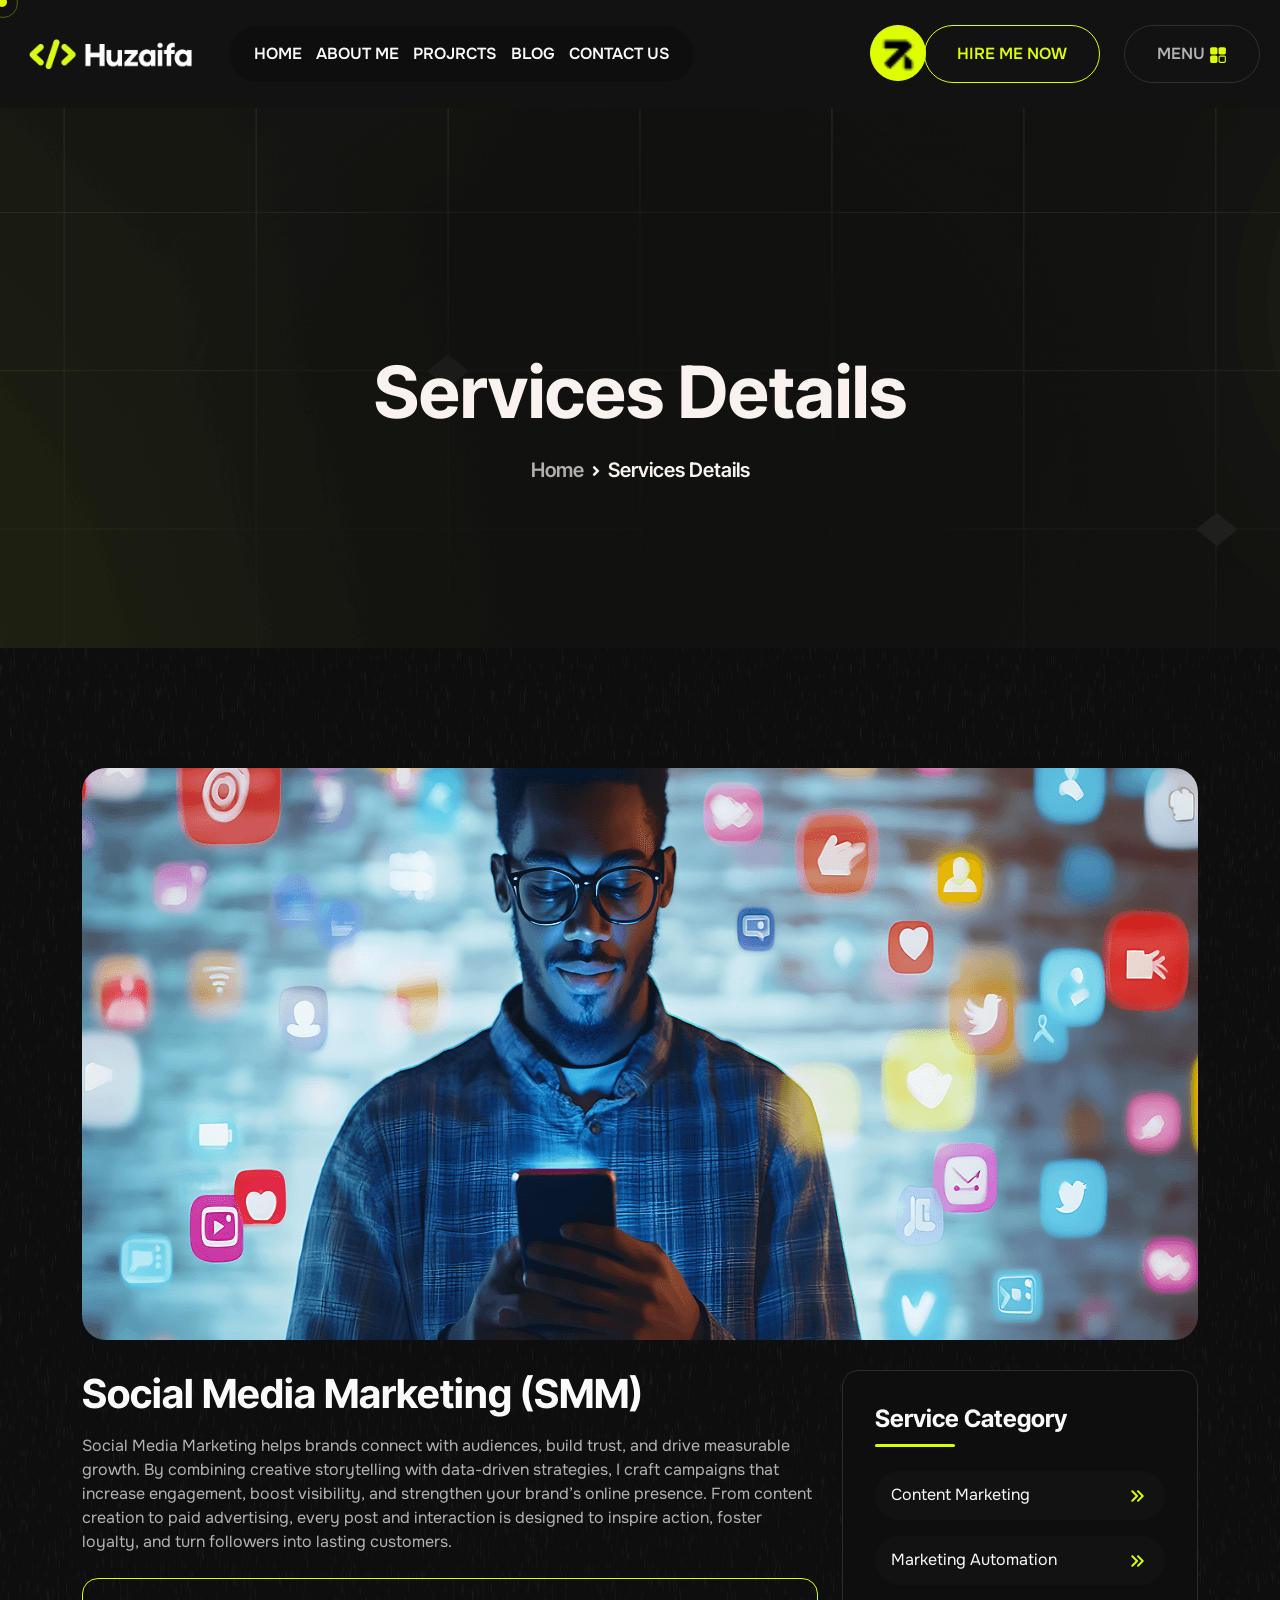
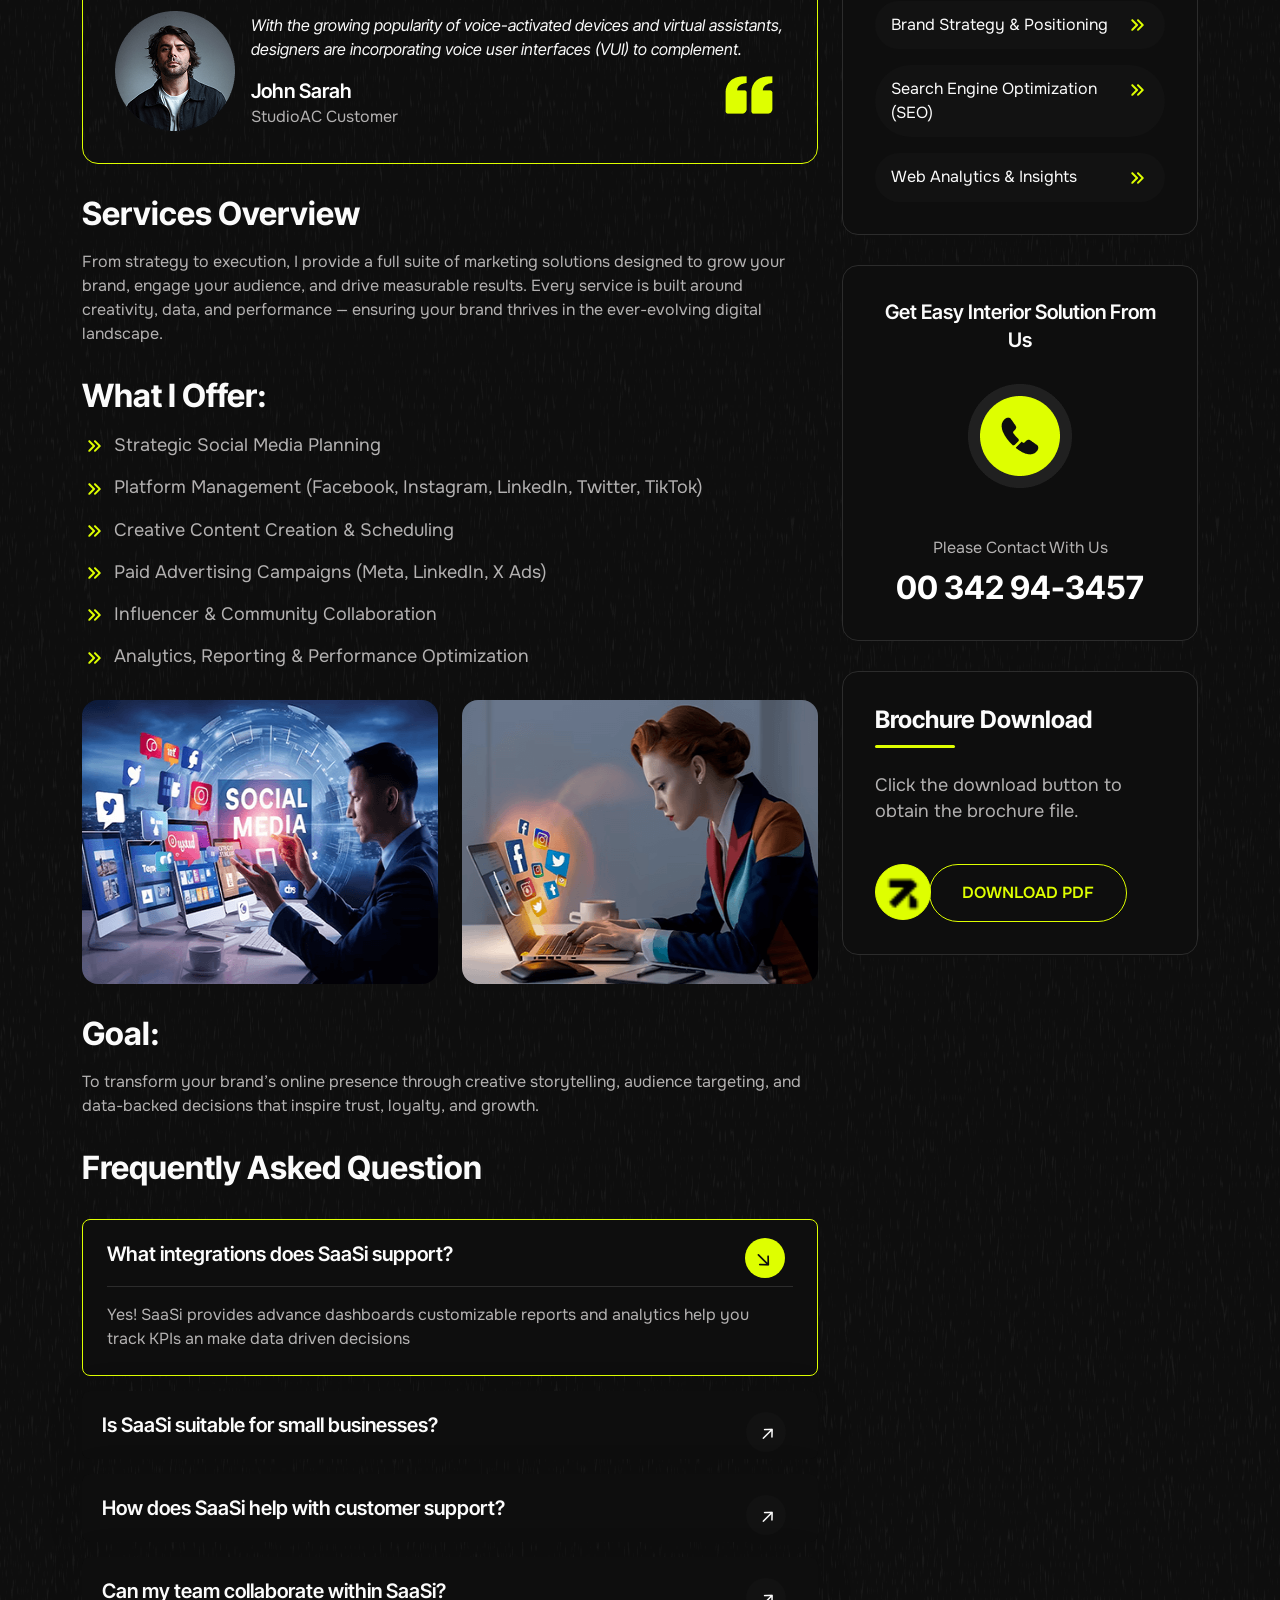
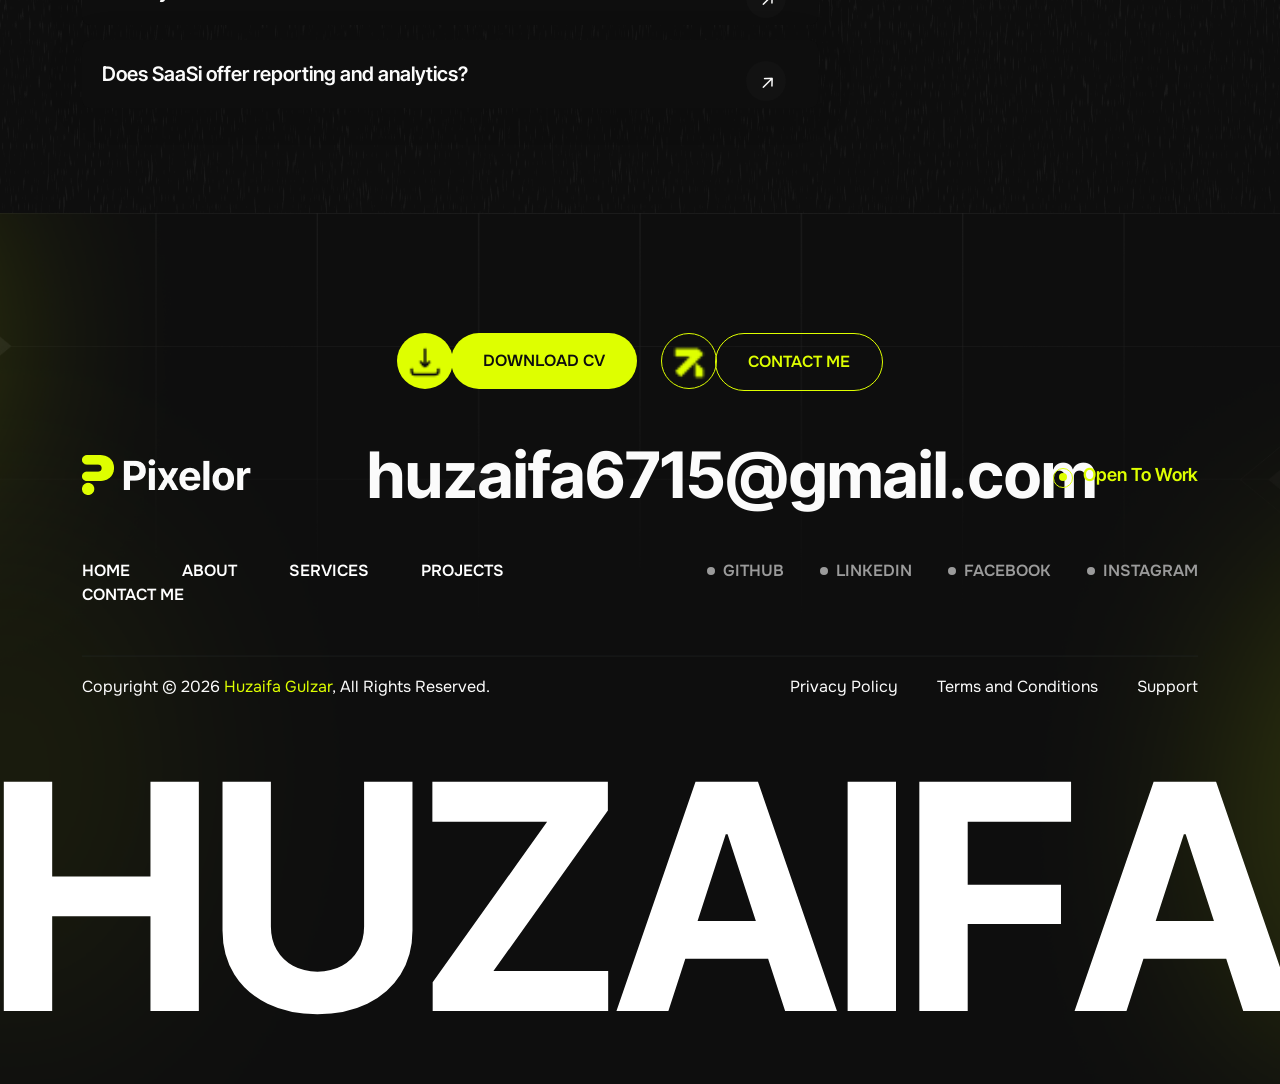
<file: service-details.html>
<!DOCTYPE html>
<html lang="en">

<head>
    <meta charset="UTF-8">
    <meta name="viewport" content="width=device-width, initial-scale=1.0">
    <title>Pixelor - Services Details</title>

    <!-- fav logo -->
    <link rel="shortcut icon" href="assets/img/logo/th-fav-icon.png" type="image/x-icon">
    <!-- bootstrap css -->
    <link rel="stylesheet" href="assets/css/bootstrap.min.css">
    <!-- magnific-popup css -->
    <link rel="stylesheet" href="assets/css/magnific-popup.css">
    <!-- swiper-bundle -->
    <link rel="stylesheet" href="assets/css/swiper-bundle.min.css">
    <!-- nice-select -->
    <link rel="stylesheet" href="assets/css/nice-select.css">
    <!-- aos -->
    <link rel="stylesheet" href="assets/css/aos.css">
    <!-- fontawesome -->
    <link rel="stylesheet" href="assets/css/fontawesome-pro.css">
    <!-- odometer -->
    <link rel="stylesheet" href="assets/css/odometer-theme-default.min.css">
    <!-- style css -->
    <link rel="stylesheet" href="assets/css/style.css">
</head>

<body>
    <!-- Preloader -->
    <div class="preloader">
        <svg viewBox="0 0 1000 1000" preserveAspectRatio="none">
            <path id="svg" d="M0,1005S175,995,500,995s500,5,500,5V0H0Z"></path>
        </svg>
        <h5 class="preloader-text">Pixelor </h5>
    </div>
    <!-- =========== header area start =========== -->
    <header class="th-header-area th-header-sticky">
        <div class="th-header-wrapper">
            <div class="th-logo-menu-area">
                <div class="th-logo">
                    <a href="index.html"><img src="assets/img/logo/logo-white.png" height="60" alt=""></a>
                </div>
                <div class="th-main-menu">
                    <nav class="th-mobile-menu-active">
                        <ul>
                            <li class="has-dropdown">
                                <a href="index.html">HOME
                                    <!-- <span class="menu-dwn-arrow">
                                    <i
                                            class="fa-regular fa-angle-down"></i></span> -->
                                </a>
                                <!-- <ul class="sub-menu">
                                    <li><a href="index.html">Home-01</a></li>
                                    <li><a href="index-2.html">Home-02</a></li>
                                    <li><a href="index-3.html">Home-03</a></li>
                                </ul> -->
                            </li>
                            <li><a href="about.html">ABOUT ME</a></li>
                            <!-- <li class="has-dropdown">
                                <a href="#">PAGES 
                                    <span class="menu-dwn-arrow"><i
                                            class="fa-regular fa-angle-down"></i></span>
                                        </a>

                                <ul class="sub-menu">
                                    <li><a href="service.html">Service</a></li>
                                    <li><a href="service-details.html">Service Details</a></li>
                                    <li><a href="testimonial.html">Testimonial</a></li>
                                    <li><a href="404.html">404</a></li>
                                </ul>

                            </li> -->
                            <li class="has-dropdown">
                                <a href="portfolio.html">PROJRCTS
                                    <!-- <span class="menu-dwn-arrow"><i
                                            class="fa-regular fa-angle-down"></i></span> -->
                                </a>
                                <!-- <ul class="sub-menu">
                                    <li><a href="portfolio.html">Portfolio</a></li>
                                    <li><a href="portfolio-details.html">Portfolio Details</a></li>
                                </ul> -->
                            </li>
                            <li class="has-dropdown"><a href="blog.html">BLOG
                                    <!-- <span class="menu-dwn-arrow"><i
                                            class="fa-regular fa-angle-down"></i></span> -->
                                </a>
                                <!-- <ul class="sub-menu">
                                    <li><a href="blog-classic.html">Blog Classic</a></li>
                                    <li><a href="blog.html">Blog </a></li>
                                    <li><a href="blog-details.html">Blog Details</a></li>
                                </ul> -->
                            </li>
                            <li class="has-dropdown"><a href="contact.html">CONTACT US</a></li>
                        </ul>
                    </nav>
                </div>
            </div>
            <div class="th-header-top-btn-flex">
                <!-- header btn -->
                <div class="th-header-btn">
                    <a href="contact.html" class="th-primary-btn th-primary-btn-secondary2">
                        <span class="th-icon"><img src="assets/img/icon/th-footer-btn-icon.png" alt=""></span>
                        <span class="th-text th-upper">Hire Me now</span>
                    </a>
                </div>
                <!-- action btn -->
                <div class="th-header-action-item">
                    <a href="#" class="th-menu-btn th-offcanvas-toggle">MENU <span><img
                                src="assets/img/icon/th-menu.svg" alt=""></span></a>
                </div>
            </div>
        </div>
    </header>

    <!-- MouseCursor Start -->
    <div class="mouseCursor cursor-outer"></div>
    <div class="mouseCursor cursor-inner"></div>


    <!-- offcanvas menu start -->
    <div class="th-offcanvas">
        <div class="th-offcanvas-wrapper">
            <div class="th-offcanvas-header d-flex justify-content-between align-items-center mb-50">
                <div class="th-offcanvas-logo">
                    <a href="index.html"><img src="assets/img/logo/th-block-black1.1.png" alt=""></a>
                </div>
                <div class="th-offcanvas-close">
                    <button class="th-offcanvas-close-toggle"><i class="fa-regular fa-xmark"></i></button>
                </div>
            </div>

            <div class="th-offcanvas-menu d-xl-none mb-40">
                <nav></nav>
            </div>

            <div class="th-offcanvas-content mb-40">
                <h2 class="th-offcanvas-title">Hello There</h2>
                <p class="th-offcanvas-para">Lorem ipsum dolor sit amet consectetur, adipisicing elit.</p>
            </div>

            <div class="th-offcanvas-gallery mb-40">
                <a class="popup-image" href="assets/img/devceloper/th-blog-thumb2.1.png"><img class="w-100"
                        src="assets/img/devceloper/th-blog-thumb2.1.png" alt=""></a>

                <a class="popup-image" href="assets/img/devceloper/th-blog-thumb2.2.png"><img class="w-100"
                        src="assets/img/devceloper/th-blog-thumb2.2.png" alt=""></a>

                <a class="popup-image" href="assets/img/devceloper/th-blog-thumb2.1.png"><img class="w-100"
                        src="assets/img/devceloper/th-blog-thumb2.1.png" alt=""></a>

                <a class="popup-image" href="assets/img/devceloper/th-blog-thumb2.2.png"><img class="w-100"
                        src="assets/img/devceloper/th-blog-thumb2.2.png" alt=""></a>
            </div>



            <div class="th-offcanvas-info mb-30">
                <h3 class="th-offcanvas-title mb-20">Contact Us</h3>
                <a href="#">+57-9954-6476</a>
                <a href="#">hello@Pixelor.com</a>
                <a href="#">Los Angles,California</a>
            </div>

            <div class="th-offcanvas-social mb-30">
                <h3 class="th-offcanvas-title mb-20">Follow Us</h3>
                <a href="#"><i class="fab fa-facebook-f"></i></a>
                <a href="#"><i class="fab fa-twitter"></i></a>
                <a href="#"><i class="fab fa-linkedin-in"></i></a>
                <a href="#"><i class="fab fa-instagram"></i></a>
            </div>
        </div>
    </div>
    <div class="th-offcanvas-overlay"></div>
    <!-- offcanvas menu end -->


    <!-- =========== header area end =========== -->

    <main class="th-designer-bg parallaxie" style="background-image: url(./assets/img/designer/th-designer-bg.png);">
        <!-- =========== breadcrumb area start =========== -->
        <section class="th-breadcrumb-area" style="background-image: url(./assets/img/designer/th-breadcrumb-bg.png);">
            <div class="container">
                <div class="row">
                    <div class="col-xl-6 mx-auto text-center">
                        <div class="th-breadcrumb-content">
                            <h2 class="th-breadcrumb-title">Services Details</h2>
                            <ul>
                                <li><a href="index.html">Home</a></li>
                                <li><span><i class="fa-solid fa-angle-right"></i></span></li>
                                <li><a href="#" class="active">Services Details</a></li>
                            </ul>
                        </div>
                    </div>
                </div>
            </div>
        </section>

        <!-- =========== breadcrumb area end =========== -->


        <!-- =========== service area start =========== -->
        <section class="th-service-iconbox-wrap pt-120 pb-90">
            <div class="container">
                <div class="th-service-large-thumb image-anime mb-30">
                    <img class="w-100" src="assets/img/designer/th-service-large-thumb1.1.png" alt="">
                </div>
                <div class="row">
                    <div class="col-xl-8">
                        <div class="th-service-large-content-wrap">
                            <!-- content 1 -->
                            <div class="service-lar-content-box-1 mb-30">
                                <h2 class="th-title">Social Media Marketing (SMM)</h2>
                                <p class="th-para">Social Media Marketing helps brands connect with audiences, build
                                    trust, and drive measurable growth. By combining creative storytelling with
                                    data-driven strategies, I craft campaigns that increase engagement, boost
                                    visibility, and strengthen your brand’s online presence. From content creation to
                                    paid advertising, every post and interaction is designed to inspire action, foster
                                    loyalty, and turn followers into lasting customers.</p>

                                <div class="th-servic-auth-box-flex mt-24">
                                    <div class="th-servie-sm-thumb">
                                        <span><img src="assets/img/designer/th-servic-thumb-1.1.png" alt=""></span>
                                    </div>
                                    <!-- sm content -->
                                    <div class="th-servie-sm-content">
                                        <h4 class="th-para">With the growing popularity of voice-activated devices and
                                            virtual assistants, designers are incorporating voice user interfaces (VUI)
                                            to complement.</h4>
                                        <h3 class="th-auth-title">John Sarah</h3>
                                        <p class="th-position">StudioAC Customer</p>
                                    </div>
                                    <!-- quote -->
                                    <div class="th-quote">
                                        <img src="assets/img/designer/quote-right.png" alt="">
                                    </div>
                                </div>
                            </div>
                            <!-- content 2 -->
                            <div class="service-lar-content-box-1 mb-30">
                                <h2 class="th-title th-title-2">Services Overview</h2>
                                <p class="th-para">From strategy to execution, I provide a full suite of marketing
                                    solutions designed to grow your brand, engage your audience, and drive measurable
                                    results. Every service is built around creativity, data, and performance — ensuring
                                    your brand thrives in the ever-evolving digital landscape.</p>
                            </div>
                            <!-- content 3 -->
                            <div class="service-lar-content-box-1 mb-30">
                                <h2 class="th-title th-title-2">What I Offer:</h2>
                                <ul>
                                    <li><span><img src="assets/img/designer/th-double-arrow.png" alt=""></span>Strategic
                                        Social Media Planning</li>
                                    <li><span><img src="assets/img/designer/th-double-arrow.png" alt=""></span>Platform
                                        Management (Facebook, Instagram, LinkedIn, Twitter, TikTok)</li>
                                    <li><span><img src="assets/img/designer/th-double-arrow.png" alt=""></span>Creative
                                        Content Creation & Scheduling</li>
                                    <li><span><img src="assets/img/designer/th-double-arrow.png" alt=""></span>Paid
                                        Advertising Campaigns (Meta, LinkedIn, X Ads)</li>
                                    <li><span><img src="assets/img/designer/th-double-arrow.png"
                                                alt=""></span>Influencer & Community Collaboration</li>
                                    <li><span><img src="assets/img/designer/th-double-arrow.png"
                                                alt=""></span>Analytics, Reporting & Performance Optimization</li>
                                </ul>
                            </div>
                            <!-- sm thumb  -->
                            <div class="th-sm-thumb-wrap">
                                <div class="row">
                                    <div class="col-xl-6 col-md-6 mb-30">
                                        <!-- service thyumb -->
                                        <div class="th-service-sm-thumb image-anime">
                                            <img class="w-100" src="assets/img/designer/th-service-sm-thumb-1.1.png"
                                                alt="">
                                        </div>
                                    </div>
                                    <div class="col-xl-6 col-md-6 mb-30">
                                        <!-- service thyumb -->
                                        <div class="th-service-sm-thumb image-anime">
                                            <img class="w-100" src="assets/img/designer/th-service-sm-thumb-1.2.png"
                                                alt="">
                                        </div>
                                    </div>
                                </div>
                            </div>

                            <!-- content 3 -->
                            <div class="service-lar-content-box-1 mb-30">
                                <h2 class="th-title th-title-2">Goal:</h2>
                                <p class="th-para">To transform your brand’s online presence through creative
                                    storytelling, audience targeting, and data-backed decisions that inspire trust,
                                    loyalty, and growth.</p>
                            </div>
                            <!-- content 3 -->
                            <div class="service-lar-content-box-1 mb-15">
                                <h2 class="th-title th-title-2">Frequently Asked Question</h2>
                            </div>

                            <div class="th-service-faq-wrap">
                                <!-- faq area start -->
                                <div class="vl-faq-wrap10 vl-faqs3">
                                    <div class="accordion" id="accordionExample">
                                        <!-- single item -->
                                        <div class="vl-accordion-item">
                                            <h2 class="accordion-header" id="headingOne">
                                                <button class="vl-accordion-button" type="button"
                                                    data-bs-toggle="collapse" data-bs-target="#collapseOne"
                                                    aria-expanded="true" aria-controls="collapseOne">
                                                    What integrations does SaaSi support? <span class="vl-faqarrow"><i
                                                            class="fa-regular fa-arrow-right"></i></span>
                                                </button>
                                            </h2>
                                            <div id="collapseOne" class="accordion-collapse collapse show"
                                                data-bs-parent="#accordionExample">
                                                <div class="vl-accordion-body">
                                                    <p class="para">Yes! SaaSi provides advance dashboards customizable
                                                        reports
                                                        and analytics help you track KPIs an make data driven decisions
                                                    </p>
                                                </div>
                                            </div>
                                        </div>
                                        <!-- single item -->
                                        <div class="vl-accordion-item">
                                            <h2 class="accordion-header" id="headingTwo">
                                                <button class="vl-accordion-button collapsed" type="button"
                                                    data-bs-toggle="collapse" data-bs-target="#collapseTwo"
                                                    aria-expanded="false" aria-controls="collapseTwo">
                                                    Is SaaSi suitable for small businesses? <span class="vl-faqarrow"><i
                                                            class="fa-regular fa-arrow-right"></i></span>
                                                </button>
                                            </h2>
                                            <div id="collapseTwo" class="accordion-collapse collapse"
                                                data-bs-parent="#accordionExample">
                                                <div class="vl-accordion-body">
                                                    <p class="para">Yes! SaaSi provides advance dashboards customizable
                                                        reports
                                                        and analytics help you track KPIs an make data driven decisions.
                                                    </p>
                                                </div>
                                            </div>
                                        </div>
                                        <!-- single item -->
                                        <div class="vl-accordion-item">
                                            <h2 class="accordion-header" id="heading3">
                                                <button class="vl-accordion-button collapsed" type="button"
                                                    data-bs-toggle="collapse" data-bs-target="#collapse3"
                                                    aria-expanded="false" aria-controls="collapse3">
                                                    How does SaaSi help with customer support? <span
                                                        class="vl-faqarrow"><i
                                                            class="fa-regular fa-arrow-right"></i></span>
                                                </button>
                                            </h2>
                                            <div id="collapse3" class="accordion-collapse collapse"
                                                data-bs-parent="#accordionExample">
                                                <div class="vl-accordion-body">
                                                    <p class="para">Yes! SaaSi provides advance dashboards customizable
                                                        reports
                                                        and analytics help you track KPIs an make data driven decisions.
                                                    </p>
                                                </div>
                                            </div>
                                        </div>
                                        <!-- single item -->
                                        <div class="vl-accordion-item">
                                            <h2 class="accordion-header" id="heading4">
                                                <button class="vl-accordion-button collapsed" type="button"
                                                    data-bs-toggle="collapse" data-bs-target="#collapse4"
                                                    aria-expanded="false" aria-controls="collapse4">
                                                    Can my team collaborate within SaaSi? <span class="vl-faqarrow"><i
                                                            class="fa-regular fa-arrow-right"></i></span>
                                                </button>
                                            </h2>
                                            <div id="collapse4" class="accordion-collapse collapse"
                                                data-bs-parent="#accordionExample">
                                                <div class="vl-accordion-body">
                                                    <p class="para">Yes! SaaSi provides advance dashboards customizable
                                                        reports
                                                        and analytics help you track KPIs an make data driven decisions.
                                                    </p>
                                                </div>
                                            </div>
                                        </div>
                                        <!-- single item -->
                                        <div class="vl-accordion-item">
                                            <h2 class="accordion-header" id="heading5">
                                                <button class="vl-accordion-button collapsed" type="button"
                                                    data-bs-toggle="collapse" data-bs-target="#collapse5"
                                                    aria-expanded="false" aria-controls="collapse5">
                                                    Does SaaSi offer reporting and analytics? <span
                                                        class="vl-faqarrow"><i
                                                            class="fa-regular fa-arrow-right"></i></span>
                                                </button>
                                            </h2>
                                            <div id="collapse5" class="accordion-collapse collapse"
                                                data-bs-parent="#accordionExample">
                                                <div class="vl-accordion-body">
                                                    <p class="para">Yes! SaaSi provides advance dashboards customizable
                                                        reports
                                                        and analytics help you track KPIs an make data driven decisions.
                                                    </p>
                                                </div>
                                            </div>
                                        </div>
                                    </div>
                                </div>
                            </div>
                        </div>
                    </div>
                    <div class="col-xl-4">
                        <div class="th-service-widget-area">
                            <!-- widget 1 -->
                            <div class="th-service-widget-1 mb-30">
                                <h3 class="th-title">Service Category</h3>
                                <!-- single cat -->
                                <div class="th-mt-24">
                                    <div class="th-single-cat">
                                        <a href="#">Content Marketing <span><img
                                                    src="assets/img/designer/th-double-arrow.png" alt=""></span></a>
                                        <a href="#">Marketing Automation <span><img
                                                    src="assets/img/designer/th-double-arrow.png" alt=""></span></a>
                                        <a href="#">Brand Strategy & Positioning <span><img
                                                    src="assets/img/designer/th-double-arrow.png" alt=""></span></a>
                                        <a href="#">Search Engine Optimization (SEO) <span><img
                                                    src="assets/img/designer/th-double-arrow.png" alt=""></span></a>
                                        <a href="#">Web Analytics & Insights<span><img
                                                    src="assets/img/designer/th-double-arrow.png" alt=""></span></a>
                                    </div>
                                </div>
                            </div>

                            <!-- widget 2 -->
                            <div class="th-service-widget-2 mb-30 text-center">
                                <h3 class="th-title-2 pb-30">Get Easy Interior Solution From Us</h3>
                                <div class="th-phone-icon">
                                    <img src="assets/img/designer/th-phomne-icon.png" alt="">
                                </div>
                                <div class="th-phone-number">
                                    <p class="th-para">Please Contact With Us</p>
                                    <h2 class="th-number"><a href="tel:00342943457">00 342 94-3457</a></h2>
                                </div>
                            </div>

                            <!-- widget 3 -->
                            <div class="th-service-widget-1 mb-30">
                                <h3 class="th-title">Brochure Download</h3>
                                <!-- single cat -->
                                <div class="th-mt-24">
                                    <p class="th-para">Click the download button to obtain the brochure file.</p>
                                </div>
                                <a href="#" class="th-primary-btn th-primary-btn-secondary2 mt-40">
                                    <span class="th-icon"><img src="assets/img/icon/th-footer-btn-icon.png"
                                            alt=""></span>
                                    <span class="th-text th-upper"> Download PDF</span>
                                </a>
                            </div>
                        </div>
                    </div>
                </div>
            </div>
        </section>
        <!-- =========== service area end =========== -->


    </main>

    <!-- =========== footer area start =========== -->
    <footer class="th-footer-area fix pt-120" style="background-image: url(./assets/img/footer/th-footer-bg.png);">
        <div class="container">
            <div class="row">
                <div class="col-xl-6 mx-auto text-center">
                    <div class="th-footer-btn-wrap">
                        <a href="assets/cv/Huzaifa-Gulzar-CV.pdf" class="th-primary-btn" data-aos="fade-up" download>
                            <span class="th-icon"><img src="assets/img/icon/download.png" alt=""></span>
                            <span class="th-text">DOWNLOAD CV</span>
                        </a>

                        <a href="contact.html" class="th-primary-btn th-primary-btn-secondary" data-aos="fade-up">
                            <span class="th-icon"><img src="assets/img/icon/th-footer-btn-icon.png" alt=""></span>
                            <span class="th-text">CONTACT ME</span>
                        </a>
                    </div>
                </div>
            </div>

            <div class="row align-items-center">
                <div class="col-xl-3 col-lg-3 col-md-2">
                    <div class="th-footer-left-logo">
                        <img src="assets/img/logo/th-logo-white.png" alt="Huzaifa Gulzar Logo">
                    </div>
                </div>

                <div class="col-xl-6 col-lg-6 col-md-7 mx-auto text-center">
                    <h2 class="th-footer-mail-title">
                        <a href="mailto:huzaifa6715@gmail.com">huzaifa6715@gmail.com</a>
                    </h2>
                </div>

                <div class="col-xl-3 col-lg-3 col-md-3">
                    <h3 class="th-opentowork"><span></span>Open To Work</h3>
                </div>
            </div>

            <div class="row">
                <div class="col-xl-6 col-lg-6 text-center text-xl-start">
                    <div class="th-footer-widget-1 mb-30">
                        <div class="th-footer-menu">
                            <ul>
                                <li><a href="index.html">Home</a></li>
                                <li><a href="#about">About</a></li>
                                <li><a href="#services">Services</a></li>
                                <li><a href="portfolio-details.html">Projects</a></li>
                                <li><a href="contact.html">Contact Me</a></li>
                            </ul>
                        </div>
                    </div>
                </div>

                <div class="col-xl-6 col-lg-6 text-center text-xl-end">
                    <div class="th-footer-widget-2 mb-30">
                        <div class="th-footer-social">
                            <ul>
                                <li><a href="#">GitHub</a></li>
                                <li><a href="#">LinkedIn</a></li>
                                <li><a href="#">Facebook</a></li>
                                <li><a href="#">Instagram</a></li>
                            </ul>
                        </div>
                    </div>
                </div>
            </div>

            <hr class="th-footer-border">
        </div>

        <div class="container">
            <div class="row">
                <div class="copyright-top-border">
                    <div class="row">
                        <div class="col-xl-6 col-md-6">
                            <div class="th-copyright mb-40">
                                <p class="th-copyright-text">
                                    Copyright © 2026 <a href="index.html">Huzaifa Gulzar</a>, All Rights Reserved.
                                </p>
                            </div>
                        </div>

                        <div class="col-xl-6 col-md-6 text-end">
                            <div class="th-copyright-menu mb-40">
                                <ul>
                                    <li><a href="#">Privacy Policy</a></li>
                                    <li><a href="#">Terms and Conditions</a></li>
                                    <li><a href="#">Support</a></li>
                                </ul>
                            </div>
                        </div>
                    </div>
                </div>
            </div>
        </div>

        <div class="container">
            <a href="contact.html" data-aos="fade-up">
                <div class="footer-large-title tp_fade_anim mb-30">
                    <h3 class="footer-title">HUZAIFA</h3>
                </div>
            </a>
        </div>
    </footer>
    <!-- =========== footer area end =========== -->
    <!-- progress -->
    <div class="paginacontainer">
        <div class="progress-wrap">
            <svg class="progress-circle svg-content" width="100%" height="100%" viewBox="-1 -1 102 102">
                <path d="M50,1 a49,49 0 0,1 0,98 a49,49 0 0,1 0,-98" />
            </svg>
        </div>
    </div>
    <!-- =========== footer area end =========== -->


    <!-- js file include here -->
    <!-- jquery js -->
    <script src="assets/js/jquery-3.7.1.min.js"></script>
    <!-- bootstrap js -->
    <script src="assets/js/bootstrap.bundle.min.js"></script>
    <!-- magnific-popup js -->
    <script src="assets/js/jquery.magnific-popup.min.js"></script>
    <!-- swiper-bundle js -->
    <script src="assets/js/swiper-bundle.min.js"></script>
    <!-- nice-select js -->
    <script src="assets/js/nice-select.js"></script>
    <!-- aos js -->
    <script src="assets/js/aos.js"></script>
    <script src="assets/js/fontawesome.min.js"></script>
    <!-- plugin js -->
    <script src="assets/js/plugin.js"></script>
    <script src="assets/js/gAnim.js"></script>
    <!-- SmoothScroll js -->
    <script src="assets/js/SmoothScroll.js"></script>
    <!-- counter -->
    <script src="assets/js/jquery.waypoints.js"></script>
    <script src="assets/js/jquery.counterup.min.js"></script>
    <script src="assets/js/parallaxie.js"></script>
    <!-- main js -->
    <script src="assets/js/main.js"></script>
</body>

</html>
</file>
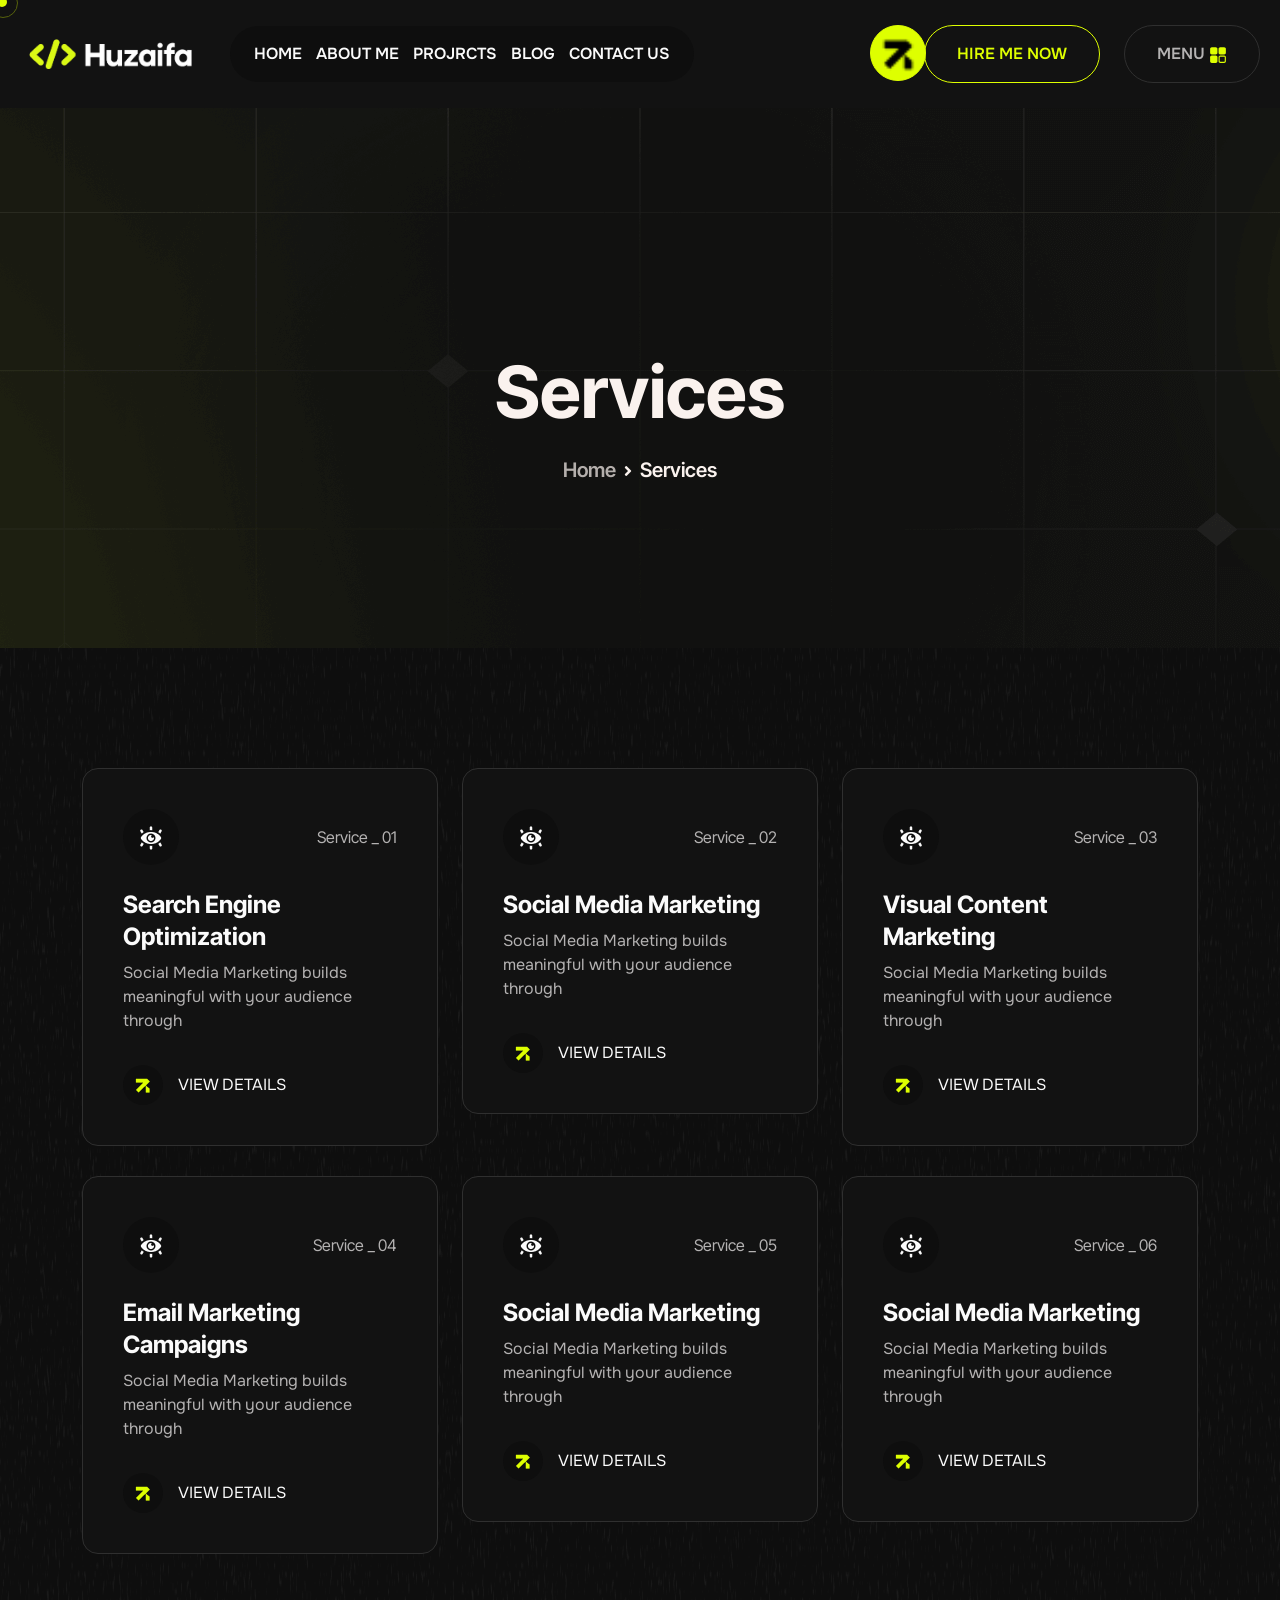
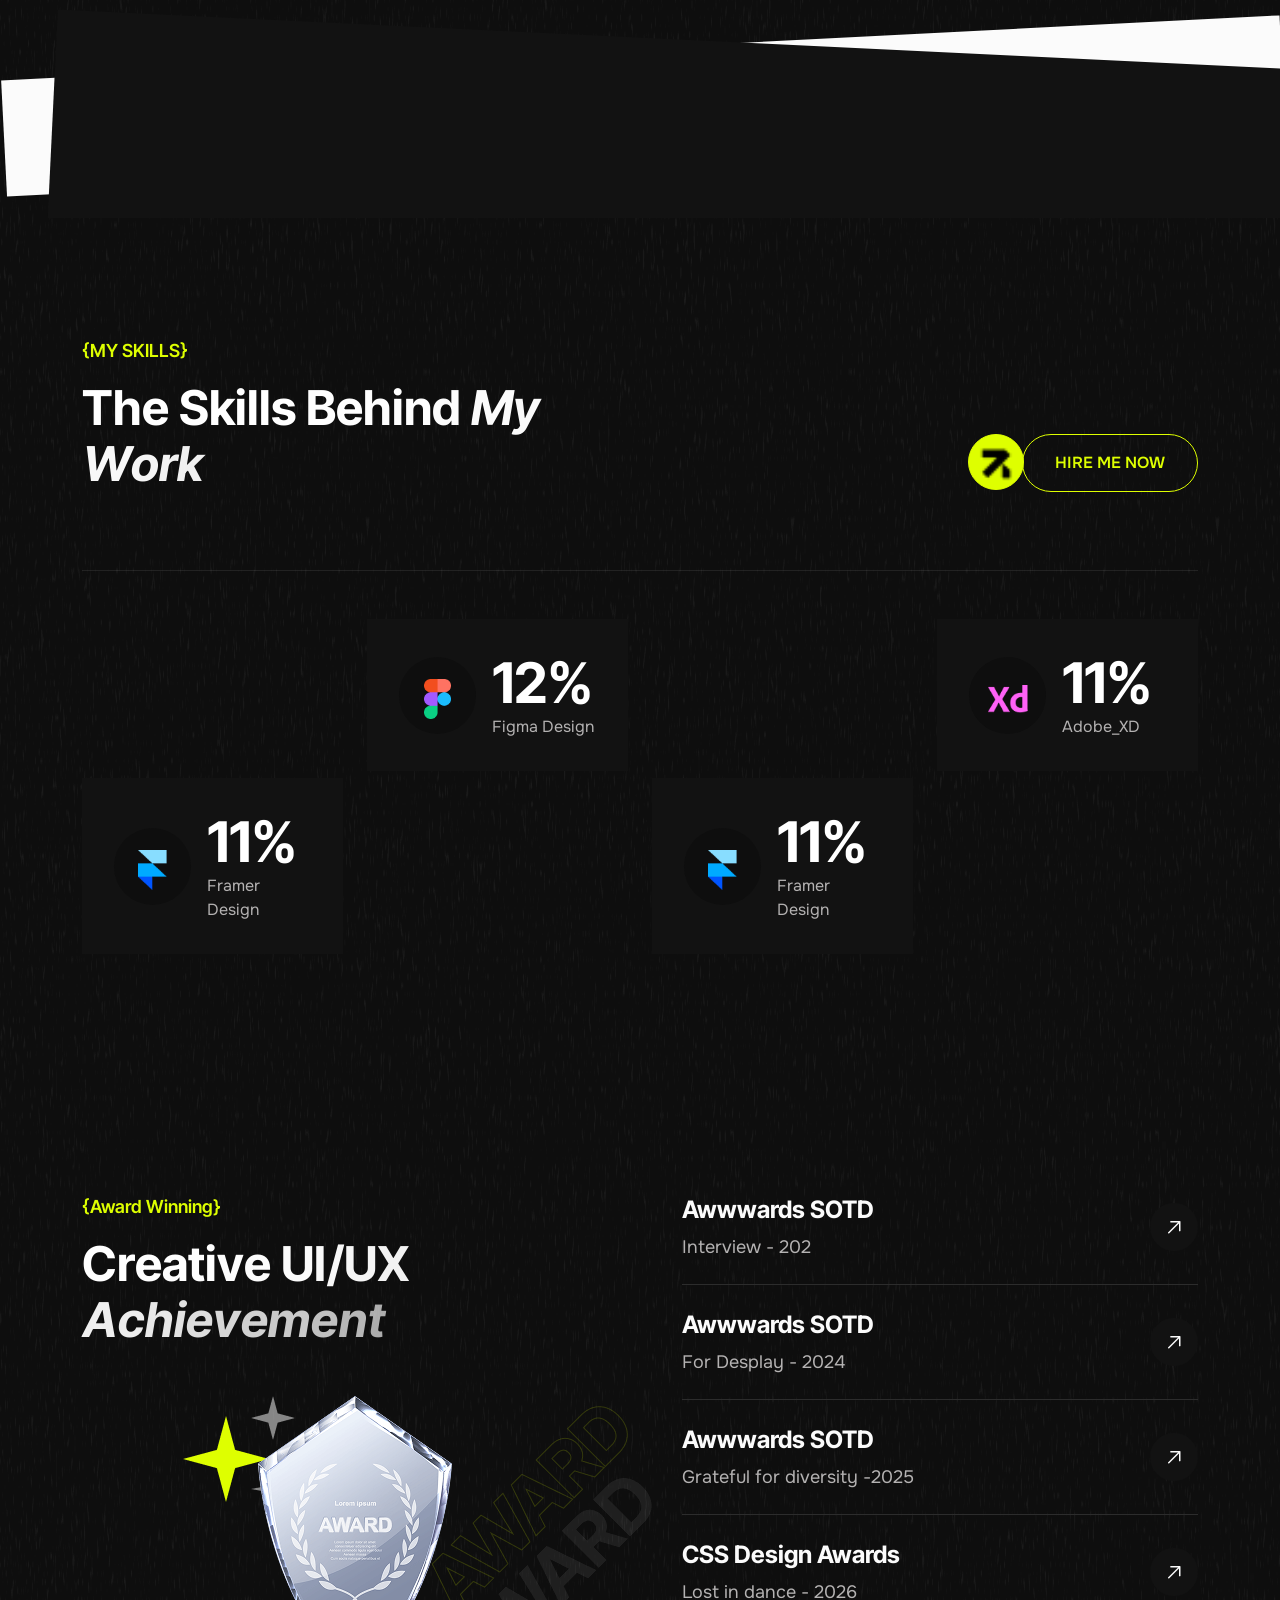
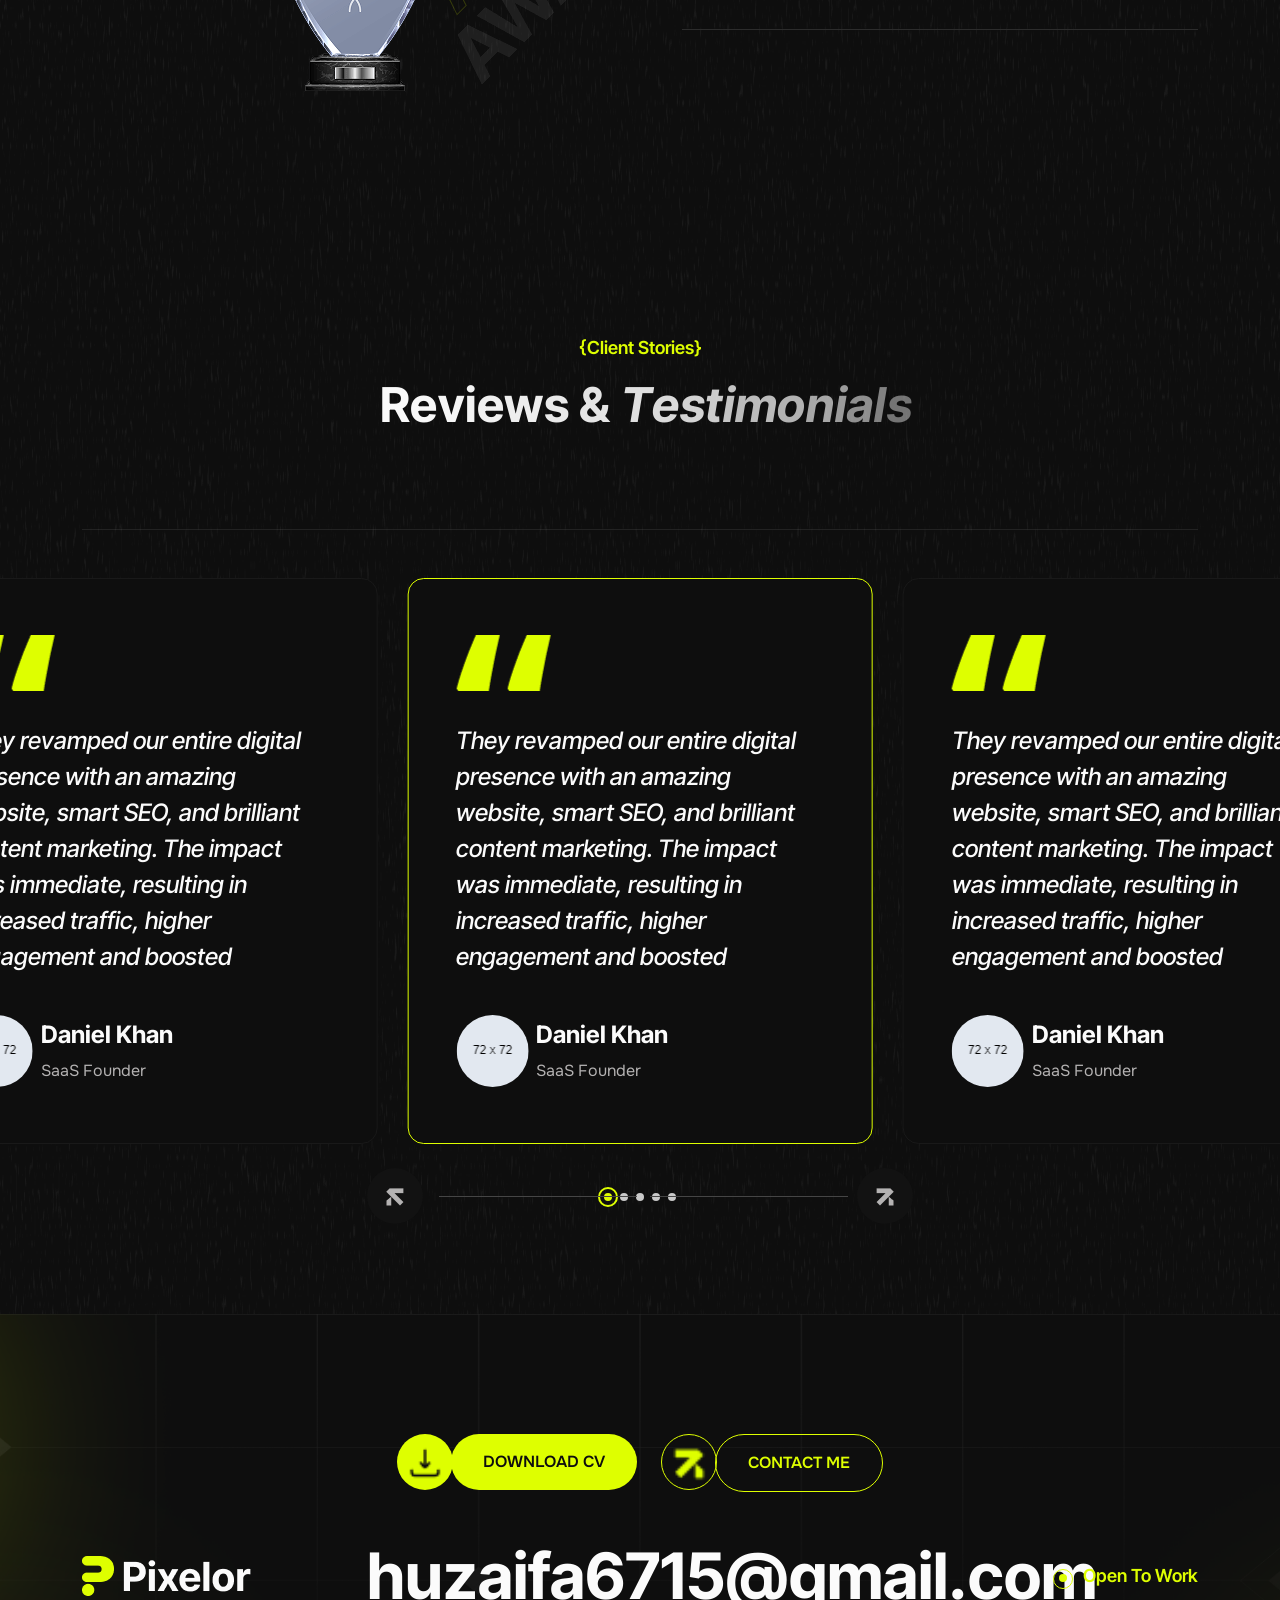
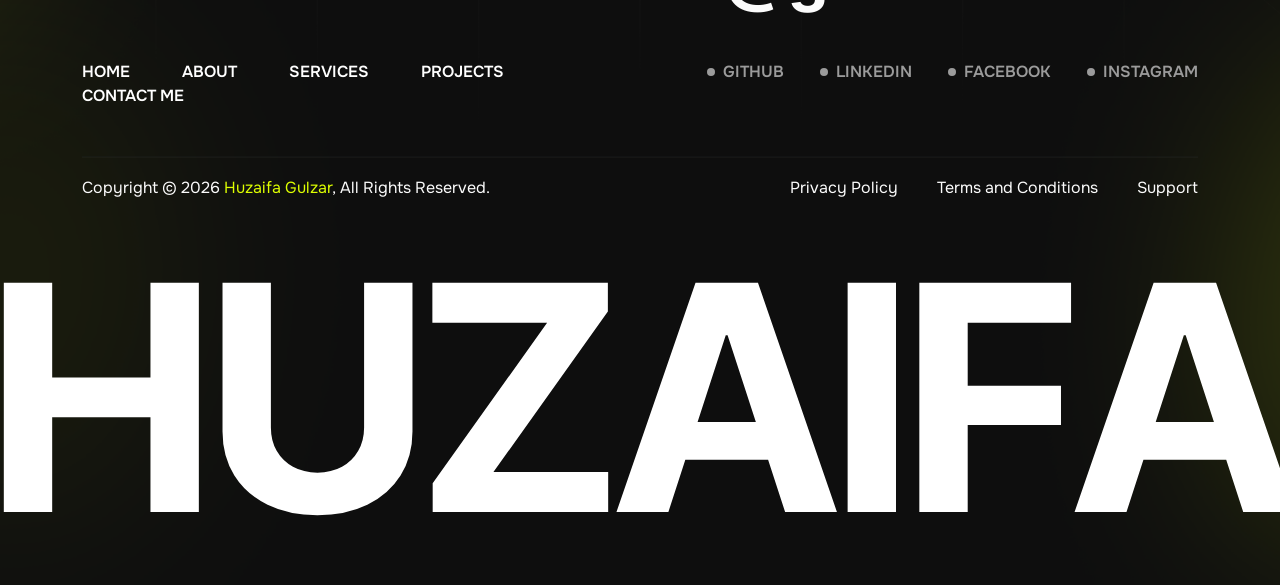
<file: service.html>
<!DOCTYPE html>
<html lang="en">

<head>
    <meta charset="UTF-8">
    <meta name="viewport" content="width=device-width, initial-scale=1.0">
    <title>Shared By NULLPHPSCRIPT.COM - Pixelor - Services</title>

    <!-- fav logo -->
    <link rel="shortcut icon" href="assets/img/logo/th-fav-icon.png" type="image/x-icon">
    <!-- bootstrap css -->
    <link rel="stylesheet" href="assets/css/bootstrap.min.css">
    <!-- magnific-popup css -->
    <link rel="stylesheet" href="assets/css/magnific-popup.css">
    <!-- swiper-bundle -->
    <link rel="stylesheet" href="assets/css/swiper-bundle.min.css">
    <!-- nice-select -->
    <link rel="stylesheet" href="assets/css/nice-select.css">
    <!-- aos -->
    <link rel="stylesheet" href="assets/css/aos.css">
    <!-- fontawesome -->
    <link rel="stylesheet" href="assets/css/fontawesome-pro.css">
    <!-- odometer -->
    <link rel="stylesheet" href="assets/css/odometer-theme-default.min.css">
    <!-- style css -->
    <link rel="stylesheet" href="assets/css/style.css">
</head>

<body>
    <!-- Preloader -->
    <div class="preloader">
        <svg viewBox="0 0 1000 1000" preserveAspectRatio="none">
            <path id="svg" d="M0,1005S175,995,500,995s500,5,500,5V0H0Z"></path>
        </svg>
        <h5 class="preloader-text">Pixelor </h5>
    </div>
    <!-- =========== header area start =========== -->
    <header class="th-header-area th-header-sticky">
        <div class="th-header-wrapper">
            <div class="th-logo-menu-area">
                <div class="th-logo">
                    <a href="index.html"><img src="assets/img/logo/logo-white.png" height="60" alt=""></a>
                </div>
                <div class="th-main-menu">
                    <nav class="th-mobile-menu-active">
                        <ul>
                            <li class="has-dropdown">
                                <a href="index.html">HOME
                                    <!-- <span class="menu-dwn-arrow">
                                    <i
                                            class="fa-regular fa-angle-down"></i></span> -->
                                </a>
                                <!-- <ul class="sub-menu">
                                    <li><a href="index.html">Home-01</a></li>
                                    <li><a href="index-2.html">Home-02</a></li>
                                    <li><a href="index-3.html">Home-03</a></li>
                                </ul> -->
                            </li>
                            <li><a href="about.html">ABOUT ME</a></li>
                            <!-- <li class="has-dropdown">
                                <a href="#">PAGES 
                                    <span class="menu-dwn-arrow"><i
                                            class="fa-regular fa-angle-down"></i></span>
                                        </a>

                                <ul class="sub-menu">
                                    <li><a href="service.html">Service</a></li>
                                    <li><a href="service-details.html">Service Details</a></li>
                                    <li><a href="testimonial.html">Testimonial</a></li>
                                    <li><a href="404.html">404</a></li>
                                </ul>

                            </li> -->
                            <li class="has-dropdown">
                                <a href="portfolio.html">PROJRCTS
                                    <!-- <span class="menu-dwn-arrow"><i
                                            class="fa-regular fa-angle-down"></i></span> -->
                                </a>
                                <!-- <ul class="sub-menu">
                                    <li><a href="portfolio.html">Portfolio</a></li>
                                    <li><a href="portfolio-details.html">Portfolio Details</a></li>
                                </ul> -->
                            </li>
                            <li class="has-dropdown"><a href="blog.html">BLOG
                                    <!-- <span class="menu-dwn-arrow"><i
                                            class="fa-regular fa-angle-down"></i></span> -->
                                </a>
                                <!-- <ul class="sub-menu">
                                    <li><a href="blog-classic.html">Blog Classic</a></li>
                                    <li><a href="blog.html">Blog </a></li>
                                    <li><a href="blog-details.html">Blog Details</a></li>
                                </ul> -->
                            </li>
                            <li class="has-dropdown"><a href="contact.html">CONTACT US</a></li>
                        </ul>
                    </nav>
                </div>
            </div>
            <div class="th-header-top-btn-flex">
                <!-- header btn -->
                <div class="th-header-btn">
                    <a href="contact.html" class="th-primary-btn th-primary-btn-secondary2">
                        <span class="th-icon"><img src="assets/img/icon/th-footer-btn-icon.png" alt=""></span>
                        <span class="th-text th-upper">Hire Me now</span>
                    </a>
                </div>
                <!-- action btn -->
                <div class="th-header-action-item">
                    <a href="#" class="th-menu-btn th-offcanvas-toggle">MENU <span><img
                                src="assets/img/icon/th-menu.svg" alt=""></span></a>
                </div>
            </div>
        </div>
    </header>

    <!-- MouseCursor Start -->
    <div class="mouseCursor cursor-outer"></div>
    <div class="mouseCursor cursor-inner"></div>


    <!-- offcanvas menu start -->
    <div class="th-offcanvas">
        <div class="th-offcanvas-wrapper">
            <div class="th-offcanvas-header d-flex justify-content-between align-items-center mb-50">
                <div class="th-offcanvas-logo">
                    <a href="index.html"><img src="assets/img/logo/th-block-black1.1.png" alt=""></a>
                </div>
                <div class="th-offcanvas-close">
                    <button class="th-offcanvas-close-toggle"><i class="fa-regular fa-xmark"></i></button>
                </div>
            </div>

            <div class="th-offcanvas-menu d-xl-none mb-40">
                <nav></nav>
            </div>

            <div class="th-offcanvas-content mb-40">
                <h2 class="th-offcanvas-title">Hello There</h2>
                <p class="th-offcanvas-para">Lorem ipsum dolor sit amet consectetur, adipisicing elit.</p>
            </div>

            <div class="th-offcanvas-gallery mb-40">
                <a class="popup-image" href="assets/img/devceloper/th-blog-thumb2.1.png"><img class="w-100"
                        src="assets/img/devceloper/th-blog-thumb2.1.png" alt=""></a>

                <a class="popup-image" href="assets/img/devceloper/th-blog-thumb2.2.png"><img class="w-100"
                        src="assets/img/devceloper/th-blog-thumb2.2.png" alt=""></a>

                <a class="popup-image" href="assets/img/devceloper/th-blog-thumb2.1.png"><img class="w-100"
                        src="assets/img/devceloper/th-blog-thumb2.1.png" alt=""></a>

                <a class="popup-image" href="assets/img/devceloper/th-blog-thumb2.2.png"><img class="w-100"
                        src="assets/img/devceloper/th-blog-thumb2.2.png" alt=""></a>
            </div>



            <div class="th-offcanvas-info mb-30">
                <h3 class="th-offcanvas-title mb-20">Contact Us</h3>
                <a href="#">+57-9954-6476</a>
                <a href="#">hello@Pixelor.com</a>
                <a href="#">Los Angles,California</a>
            </div>

            <div class="th-offcanvas-social mb-30">
                <h3 class="th-offcanvas-title mb-20">Follow Us</h3>
                <a href="#"><i class="fab fa-facebook-f"></i></a>
                <a href="#"><i class="fab fa-twitter"></i></a>
                <a href="#"><i class="fab fa-linkedin-in"></i></a>
                <a href="#"><i class="fab fa-instagram"></i></a>
            </div>
        </div>
    </div>
    <div class="th-offcanvas-overlay"></div>
    <!-- offcanvas menu end -->


    <!-- =========== header area end =========== -->

    <main class="th-designer-bg parallaxie" style="background-image: url(./assets/img/designer/th-designer-bg.png);">
        <!-- =========== breadcrumb area start =========== -->
        <section class="th-breadcrumb-area" style="background-image: url(./assets/img/designer/th-breadcrumb-bg.png);">
            <div class="container">
                <div class="row">
                    <div class="col-xl-6 mx-auto text-center">
                        <div class="th-breadcrumb-content">
                            <h2 class="th-breadcrumb-title">Services</h2>
                            <ul>
                                <li><a href="index.html">Home</a></li>
                                <li><span><i class="fa-solid fa-angle-right"></i></span></li>
                                <li><a href="#" class="active">Services</a></li>
                            </ul>
                        </div>
                    </div>
                </div>
            </div>
        </section>

        <!-- =========== breadcrumb area end =========== -->


        <!-- =========== iconbox area start =========== -->
        <section class="th-service-iconbox-wrap pt-120">
            <div class="container">
                <div class="row">
                    <!-- single service -->
                    <div class="col-xl-4 col-md-6 mb-30">
                        <div class="th-service-icnbox">
                            <div class="th-service-icnbox-flex-2">
                                <div class="th-service-icnbox-icon">
                                    <span><img src="assets/img/icon/th-service-icon-inner1.1.png" alt=""></span>
                                </div>
                                <div class="th-service-icnbox-content">
                                    <h3 class="th-right-title">Service _ 01</h3>
                                </div>
                            </div>
                            <h2 class="th-service-icnbox-title"><a href="service-details.html">Search Engine
                                    Optimization</a></h2>
                            <p class="th-service-icnbox-para">Social Media Marketing builds meaningful with your
                                audience through</p>

                            <a href="service-details.html" class="th-service-arrow-icon">
                                <span class="th-arrow-bg"><img src="assets/img/icon/th-arrow-icon-ser.png"
                                        alt=""></span>
                                <span class="th-arrow-content">VIEW DETAILS</span>
                            </a>
                        </div>
                    </div>

                    <!-- single service -->
                    <div class="col-xl-4 col-md-6 mb-30">
                        <div class="th-service-icnbox">
                            <div class="th-service-icnbox-flex-2">
                                <div class="th-service-icnbox-icon">
                                    <span><img src="assets/img/icon/th-service-icon-inner1.1.png" alt=""></span>
                                </div>
                                <div class="th-service-icnbox-content">
                                    <h3 class="th-right-title">Service _ 02</h3>
                                </div>
                            </div>
                            <h2 class="th-service-icnbox-title"><a href="service-details.html">Social Media
                                    Marketing</a></h2>
                            <p class="th-service-icnbox-para">Social Media Marketing builds meaningful with your
                                audience through</p>

                            <a href="service-details.html" class="th-service-arrow-icon">
                                <span class="th-arrow-bg"><img src="assets/img/icon/th-arrow-icon-ser.png"
                                        alt=""></span>
                                <span class="th-arrow-content">VIEW DETAILS</span>
                            </a>
                        </div>
                    </div>

                    <!-- single service -->
                    <div class="col-xl-4 col-md-6 mb-30">
                        <div class="th-service-icnbox">
                            <div class="th-service-icnbox-flex-2">
                                <div class="th-service-icnbox-icon">
                                    <span><img src="assets/img/icon/th-service-icon-inner1.1.png" alt=""></span>
                                </div>
                                <div class="th-service-icnbox-content">
                                    <h3 class="th-right-title">Service _ 03</h3>
                                </div>
                            </div>
                            <h2 class="th-service-icnbox-title"><a href="service-details.html">Visual Content
                                    Marketing</a></h2>
                            <p class="th-service-icnbox-para">Social Media Marketing builds meaningful with your
                                audience through</p>

                            <a href="service-details.html" class="th-service-arrow-icon">
                                <span class="th-arrow-bg"><img src="assets/img/icon/th-arrow-icon-ser.png"
                                        alt=""></span>
                                <span class="th-arrow-content">VIEW DETAILS</span>
                            </a>
                        </div>
                    </div>

                    <!-- single service -->
                    <div class="col-xl-4 col-md-6 mb-30">
                        <div class="th-service-icnbox">
                            <div class="th-service-icnbox-flex-2">
                                <div class="th-service-icnbox-icon">
                                    <span><img src="assets/img/icon/th-service-icon-inner1.1.png" alt=""></span>
                                </div>
                                <div class="th-service-icnbox-content">
                                    <h3 class="th-right-title">Service _ 04</h3>
                                </div>
                            </div>
                            <h2 class="th-service-icnbox-title"><a href="service-details.html">Email Marketing
                                    Campaigns</a></h2>
                            <p class="th-service-icnbox-para">Social Media Marketing builds meaningful with your
                                audience through</p>

                            <a href="service-details.html" class="th-service-arrow-icon">
                                <span class="th-arrow-bg"><img src="assets/img/icon/th-arrow-icon-ser.png"
                                        alt=""></span>
                                <span class="th-arrow-content">VIEW DETAILS</span>
                            </a>
                        </div>
                    </div>

                    <!-- single service -->
                    <div class="col-xl-4 col-md-6 mb-30">
                        <div class="th-service-icnbox">
                            <div class="th-service-icnbox-flex-2">
                                <div class="th-service-icnbox-icon">
                                    <span><img src="assets/img/icon/th-service-icon-inner1.1.png" alt=""></span>
                                </div>
                                <div class="th-service-icnbox-content">
                                    <h3 class="th-right-title">Service _ 05</h3>
                                </div>
                            </div>
                            <h2 class="th-service-icnbox-title"><a href="service-details.html">Social Media
                                    Marketing</a></h2>
                            <p class="th-service-icnbox-para">Social Media Marketing builds meaningful with your
                                audience through</p>

                            <a href="service-details.html" class="th-service-arrow-icon">
                                <span class="th-arrow-bg"><img src="assets/img/icon/th-arrow-icon-ser.png"
                                        alt=""></span>
                                <span class="th-arrow-content">VIEW DETAILS</span>
                            </a>
                        </div>
                    </div>

                    <!-- single service -->
                    <div class="col-xl-4 col-md-6 mb-30">
                        <div class="th-service-icnbox">
                            <div class="th-service-icnbox-flex-2">
                                <div class="th-service-icnbox-icon">
                                    <span><img src="assets/img/icon/th-service-icon-inner1.1.png" alt=""></span>
                                </div>
                                <div class="th-service-icnbox-content">
                                    <h3 class="th-right-title">Service _ 06</h3>
                                </div>
                            </div>
                            <h2 class="th-service-icnbox-title"><a href="service-details.html">Social Media
                                    Marketing</a></h2>
                            <p class="th-service-icnbox-para">Social Media Marketing builds meaningful with your
                                audience through</p>

                            <a href="service-details.html" class="th-service-arrow-icon">
                                <span class="th-arrow-bg"><img src="assets/img/icon/th-arrow-icon-ser.png"
                                        alt=""></span>
                                <span class="th-arrow-content">VIEW DETAILS</span>
                            </a>
                        </div>
                    </div>
                </div>
            </div>
        </section>
        <!-- =========== iconbox area end =========== -->


        <div class="th-brand-height-214 fix">
            <div class="tp-brand-area tp-brand-area-1 th-gray-bg pt-40 pb-40">
                <div class="tp-brand-wrapper">
                    <div class="swiper tp-brand-top-active">
                        <div class="swiper-wrapper tp-slide-transtion">
                            <div class="swiper-slide tp-brand-slide-element">
                                <div class="tp-brand-img">
                                    <span class="th-icn-1"><img src="assets/img/brand/th-star2.1.png" alt=""></span>
                                    <img src="assets/img/brand/th-brand-2.1.png" alt="">
                                </div>
                            </div>
                            <div class="swiper-slide tp-brand-slide-element">
                                <div class="tp-brand-img">
                                    <span class="th-icn-1"><img src="assets/img/brand/th-star2.1.png" alt=""></span>
                                    <img src="assets/img/brand/th-brand-2.2.png" alt="">
                                </div>
                            </div>
                            <div class="swiper-slide tp-brand-slide-element">
                                <div class="tp-brand-img">
                                    <span class="th-icn-1"><img src="assets/img/brand/th-star2.1.png" alt=""></span>
                                    <img src="assets/img/brand/th-brand-2.3.png" alt="">
                                </div>
                            </div>
                            <div class="swiper-slide tp-brand-slide-element">
                                <div class="tp-brand-img">
                                    <span class="th-icn-1"><img src="assets/img/brand/th-star2.1.png" alt=""></span>
                                    <img src="assets/img/brand/th-brand-2.5.png" alt="">
                                </div>
                            </div>
                            <div class="swiper-slide tp-brand-slide-element">
                                <div class="tp-brand-img">
                                    <span class="th-icn-1"><img src="assets/img/brand/th-star2.1.png" alt=""></span>
                                    <img src="assets/img/brand/th-brand-2.1.png" alt="">
                                </div>
                            </div>
                            <div class="swiper-slide tp-brand-slide-element">
                                <div class="tp-brand-img">
                                    <span class="th-icn-1"><img src="assets/img/brand/th-star2.1.png" alt=""></span>
                                    <img src="assets/img/brand/th-brand-2.2.png" alt="">
                                </div>
                            </div>
                            <div class="swiper-slide tp-brand-slide-element">
                                <div class="tp-brand-img">
                                    <span class="th-icn-1"><img src="assets/img/brand/th-star2.1.png" alt=""></span>
                                    <img src="assets/img/brand/th-brand-2.3.png" alt="">
                                </div>
                            </div>
                            <div class="swiper-slide tp-brand-slide-element">
                                <div class="tp-brand-img">
                                    <span class="th-icn-1"><img src="assets/img/brand/th-star2.1.png" alt=""></span>
                                    <img src="assets/img/brand/th-brand-2.5.png" alt="">
                                </div>
                            </div>
                            <div class="swiper-slide tp-brand-slide-element">
                                <div class="tp-brand-img">
                                    <span class="th-icn-1"><img src="assets/img/brand/th-star2.1.png" alt=""></span>
                                    <img src="assets/img/brand/th-brand-2.1.png" alt="">
                                </div>
                            </div>
                            <div class="swiper-slide tp-brand-slide-element">
                                <div class="tp-brand-img">
                                    <span class="th-icn-1"><img src="assets/img/brand/th-star2.1.png" alt=""></span>
                                    <img src="assets/img/brand/th-brand-2.2.png" alt="">
                                </div>
                            </div>
                            <div class="swiper-slide tp-brand-slide-element">
                                <div class="tp-brand-img">
                                    <span class="th-icn-1"><img src="assets/img/brand/th-star2.1.png" alt=""></span>
                                    <img src="assets/img/brand/th-brand-2.3.png" alt="">
                                </div>
                            </div>
                            <div class="swiper-slide tp-brand-slide-element">
                                <div class="tp-brand-img">
                                    <span class="th-icn-1"><img src="assets/img/brand/th-star2.1.png" alt=""></span>
                                    <img src="assets/img/brand/th-brand-2.1.png" alt="">
                                </div>
                            </div>
                            <div class="swiper-slide tp-brand-slide-element">
                                <div class="tp-brand-img">
                                    <span class="th-icn-1"><img src="assets/img/brand/th-star2.1.png" alt=""></span>
                                    <img src="assets/img/brand/th-brand-2.5.png" alt="">
                                </div>
                            </div>
                        </div>
                    </div>
                </div>
            </div>

            <div class="tp-brand-area tp-brand-area-2 th-black-bg pt-40 pb-40">
                <div class="tp-brand-wrapper">
                    <div dir="rtl" class="swiper tp-brand-bottom-active">
                        <div class="swiper-wrapper tp-slide-transtion">
                            <div class="swiper-slide tp-brand-slide-element">
                                <div class="tp-brand-img">
                                    <span class="th-icn-1"><img src="assets/img/icon/th-star-1.1.svg" alt=""></span>
                                    <img src="assets/img/brand/th-brand1.1.png" alt="">

                                </div>
                            </div>
                            <div class="swiper-slide tp-brand-slide-element">
                                <div class="tp-brand-img">
                                    <span class="th-icn-1"><img src="assets/img/icon/th-star-1.2.png" alt=""></span>
                                    <img src="assets/img/brand/th-brand1.2.png" alt="">
                                </div>
                            </div>
                            <div class="swiper-slide tp-brand-slide-element">
                                <div class="tp-brand-img">
                                    <span class="th-icn-1"><img src="assets/img/icon/th-star-1.1.svg" alt=""></span>
                                    <img src="assets/img/brand/th-brand1.3.png" alt="">
                                </div>
                            </div>
                            <div class="swiper-slide tp-brand-slide-element">
                                <div class="tp-brand-img">
                                    <span class="th-icn-1"><img src="assets/img/icon/th-star-1.2.png" alt=""></span>
                                    <img src="assets/img/brand/th-brand1.4.png" alt="">
                                </div>
                            </div>
                            <div class="swiper-slide tp-brand-slide-element">
                                <div class="tp-brand-img">
                                    <span class="th-icn-1"><img src="assets/img/icon/th-star-1.1.svg" alt=""></span>
                                    <img src="assets/img/brand/th-brand1.5.png" alt="">
                                </div>
                            </div>
                            <div class="swiper-slide tp-brand-slide-element">
                                <div class="tp-brand-img">
                                    <span class="th-icn-1"><img src="assets/img/icon/th-star-1.2.png" alt=""></span>
                                    <img src="assets/img/brand/th-brand1.1.png" alt="">
                                </div>
                            </div>
                            <div class="swiper-slide tp-brand-slide-element">
                                <div class="tp-brand-img">
                                    <span class="th-icn-1"><img src="assets/img/icon/th-star-1.1.svg" alt=""></span>
                                    <img src="assets/img/brand/th-brand1.2.png" alt="">
                                </div>
                            </div>
                            <div class="swiper-slide tp-brand-slide-element">
                                <div class="tp-brand-img">
                                    <span class="th-icn-1"><img src="assets/img/icon/th-star-1.2.png" alt=""></span>
                                    <img src="assets/img/brand/th-brand1.3.png" alt="">
                                </div>
                            </div>
                            <div class="swiper-slide tp-brand-slide-element">
                                <div class="tp-brand-img">
                                    <span class="th-icn-1"><img src="assets/img/icon/th-star-1.1.svg" alt=""></span>
                                    <img src="assets/img/brand/th-brand1.4.png" alt="">
                                </div>
                            </div>
                            <div class="swiper-slide tp-brand-slide-element">
                                <div class="tp-brand-img">
                                    <span class="th-icn-1"><img src="assets/img/icon/th-star-1.2.png" alt=""></span>
                                    <img src="assets/img/brand/th-brand1.5.png" alt="">
                                </div>
                            </div>
                            <div class="swiper-slide tp-brand-slide-element">
                                <div class="tp-brand-img">
                                    <span class="th-icn-1"><img src="assets/img/icon/th-star-1.1.svg" alt=""></span>
                                    <img src="assets/img/brand/th-brand1.1.png" alt="">
                                </div>
                            </div>
                            <div class="swiper-slide tp-brand-slide-element">
                                <div class="tp-brand-img">
                                    <span class="th-icn-1"><img src="assets/img/icon/th-star-1.2.png" alt=""></span>
                                    <img src="assets/img/brand/th-brand1.2.png" alt="">
                                </div>
                            </div>
                            <div class="swiper-slide tp-brand-slide-element">
                                <div class="tp-brand-img">
                                    <span class="th-icn-1"><img src="assets/img/icon/th-star-1.1.svg" alt=""></span>
                                    <img src="assets/img/brand/th-brand1.3.png" alt="">
                                </div>
                            </div>
                        </div>
                    </div>
                </div>
            </div>
        </div>



        <!-- =========== skill area start =========== -->
        <section class="th-skill-area fix pt-120 pb-90">
            <div class="container">
                <div class="row align-items-end">
                    <div class="col-xl-6 col-md-7">
                        <div class="th-section-title mb-30">
                            <!-- th section subtitle -->
                            <p class="sub-title mb-16" data-aos="fade-up">{MY SKILLS}</p>
                            <!-- th section title -->
                            <h2 class="title text-anime-style-2">The Skills Behind <span>My Work</span></h2>
                        </div>
                    </div>

                    <div class="col-xl-6 col-md-5">
                        <div class="th-skil-btn-2">
                            <a href="contact.html" class="th-primary-btn th-primary-btn-secondary2 mb-30">
                                <span class="th-icon"><img src="assets/img/icon/th-footer-btn-icon.png" alt=""></span>
                                <span class="th-text th-upper">Hire Me now</span>
                            </a>
                        </div>
                    </div>
                </div>
                <hr class="th-skill-border">
                <div class="row gx-0 gx-md-4">
                    <div class="col-xl-3 col-md-6 mb-30">
                        <!-- single counter -->
                        <div class="th-single-counter th-counter-mt-160">
                            <div class="th-icon">
                                <span><img src="assets/img/icon/th-logo1.1.png" alt=""></span>
                            </div>
                            <div class="th-counter-numflex">
                                <div class="th-content">
                                    <h3 class="th-nun"><span class="count">94</span>%</h3>
                                </div>
                                <p class="th-para">Framer Design</p>
                            </div>
                        </div>
                    </div>
                    <div class="col-xl-3 col-md-6 mb-30">
                        <!-- single counter -->
                        <div class="th-single-counter">
                            <div class="th-icon">
                                <span><img src="assets/img/icon/th-logo1.2.png" alt=""></span>
                            </div>
                            <div class="th-counter-numflex">
                                <div class="th-content">
                                    <h3 class="th-nun"><span class="count">99</span>%</h3>
                                </div>
                                <p class="th-para">Figma Design</p>
                            </div>
                        </div>
                    </div>
                    <div class="col-xl-3 col-md-6 mb-30">
                        <!-- single counter -->
                        <div class="th-single-counter th-counter-mt-160">
                            <div class="th-icon">
                                <span><img src="assets/img/icon/th-logo1.1.png" alt=""></span>
                            </div>
                            <div class="th-counter-numflex">
                                <div class="th-content">
                                    <h3 class="th-nun"><span class="count">94</span>%</h3>
                                </div>
                                <p class="th-para">Framer Design</p>
                            </div>
                        </div>
                    </div>
                    <div class="col-xl-3 col-md-6 mb-30">
                        <!-- single counter -->
                        <div class="th-single-counter">
                            <div class="th-icon">
                                <span><img src="assets/img/icon/th-logo1.3.png" alt=""></span>
                            </div>
                            <div class="th-counter-numflex">
                                <div class="th-content">
                                    <h3 class="th-nun odometer" id="myOdometer4"><span class="count">93</span>%</h3>
                                </div>
                                <p class="th-para">Adobe_XD</p>
                            </div>
                        </div>
                    </div>
                </div>
            </div>
        </section>
        <!-- =========== skill area end =========== -->


        <!--================= award section Start =================-->
        <section class="th-award-bg pt-120 pb-90 parallaxie"
            style="background-image: url(./assets/img/designer/th-award1.1.png);">
            <div class="container">
                <div class="row">
                    <div class="col-xl-6 col-lg-6 mb-30">
                        <div class="th-award-title">
                            <div class="th-section-title mb-48">
                                <!-- th section subtitle -->
                                <p class="sub-title mb-16" data-aos="fade-up">{Award Winning}</p>
                                <!-- th section title -->
                                <h2 class="title text-anime-style-2">Creative UI/UX <span>Achievement</span></h2>
                            </div>

                            <div class="tharard-thumb-wrap text-center p-relative">
                                <div class="thaward-main-thumb">
                                    <img src="assets/img/designer/thaward-thumb1.1.png" alt="">
                                </div>
                                <!-- shape 1 -->
                                <div class="th-award-thumbshape1 aniamtion-key-1 d-none d-xl-block">
                                    <img src="assets/img/designer/awardshape.png" alt="">
                                </div>
                                <!-- shape 2 -->
                                <div class="th-award-thumbshape2 aniamtion-key-5 d-none d-xl-block">
                                    <img src="assets/img/designer/text-shape1.1.png" alt="">
                                </div>
                            </div>
                        </div>
                    </div>
                    <div class="col-xl-6 col-lg-6 mb-30">
                        <div class="th-award-items-flex p-relative">
                            <!-- content -->
                            <div class="th-awaard-content-wrap">
                                <h3 class="th-title"><a href="#">Awwwards SOTD</a></h3>
                                <p class="th-para">Interview - 202</p>
                            </div>
                            <!-- icon -->
                            <div class="th-award-icon">
                                <a href="#"><span><img src="assets/img/designer/award-arrow.png" alt=""></span></a>
                            </div>
                            <!-- shape -->
                            <div class="th-award-right-arrow">
                                <img src="assets/img/designer/arrow-right-aa.png" alt="">
                            </div>
                        </div>

                        <div class="th-award-items-flex p-relative">
                            <!-- content -->
                            <div class="th-awaard-content-wrap">
                                <h3 class="th-title"><a href="#">Awwwards SOTD</a></h3>
                                <p class="th-para">For Desplay - 2024</p>
                            </div>
                            <!-- icon -->
                            <div class="th-award-icon">
                                <a href="#"><span><img src="assets/img/designer/award-arrow.png" alt=""></span></a>
                            </div>
                            <!-- shape -->
                            <div class="th-award-right-arrow">
                                <img src="assets/img/designer/arrow-right-aa.png" alt="">
                            </div>
                        </div>

                        <div class="th-award-items-flex p-relative">
                            <!-- content -->
                            <div class="th-awaard-content-wrap">
                                <h3 class="th-title"><a href="#">Awwwards SOTD</a></h3>
                                <p class="th-para">Grateful for diversity -2025</p>
                            </div>
                            <!-- icon -->
                            <div class="th-award-icon">
                                <a href="#"><span><img src="assets/img/designer/award-arrow.png" alt=""></span></a>
                            </div>
                            <!-- shape -->
                            <div class="th-award-right-arrow">
                                <img src="assets/img/designer/arrow-right-aa.png" alt="">
                            </div>
                        </div>

                        <div class="th-award-items-flex p-relative">
                            <!-- content -->
                            <div class="th-awaard-content-wrap">
                                <h3 class="th-title"><a href="#">CSS Design Awards</a></h3>
                                <p class="th-para">Lost in dance - 2026</p>
                            </div>
                            <!-- icon -->
                            <div class="th-award-icon">
                                <a href="#"><span><img src="assets/img/designer/award-arrow.png" alt=""></span></a>
                            </div>
                            <!-- shape -->
                            <div class="th-award-right-arrow">
                                <img src="assets/img/designer/arrow-right-aa.png" alt="">
                            </div>
                        </div>
                    </div>
                </div>
            </div>
        </section>
        <!--================= award section End =================-->

        <!-- =========== testimonial area start =========== -->
        <section class="th-skill-area fix pt-120 pb-90">
            <div class="container">
                <div class="row">
                    <div class="col-xl-6 col-md-7 mx-auto text-center">
                        <div class="th-section-title mb-48">
                            <!-- th section subtitle -->
                            <p class="sub-title mb-16" data-aos="fade-up">{Client Stories}</p>
                            <!-- th section title -->
                            <h2 class="title text-anime-style-2">Reviews & <span>Testimonials</span></h2>
                        </div>
                    </div>
                </div>
                <hr class="th-skill-border">
            </div>
            <div class="container-fluid">
                <div class="row">
                    <div class="col-xl-12">
                        <div class="p-relative">
                            <div class="swiper th-project-active-margin thtestimonialactive1">
                                <div class="swiper-wrapper">
                                    <div class="swiper-slide">
                                        <div class="th-testimonial-content-wrap">
                                            <!-- th quote -->
                                            <div class="th-quote">
                                                <img src="assets/img/designer/th-quote.png" alt="">
                                            </div>
                                            <h3 class="th-text">They revamped our entire digital presence with an
                                                amazing website, smart SEO, and brilliant content marketing. The impact
                                                was immediate, resulting in increased traffic, higher engagement and
                                                boosted </h3>

                                            <div class="th-testimonial-authflex">
                                                <div class="th-thumb">
                                                    <img src="assets/img/designer/th-auth-flex-test.png" alt="">
                                                </div>
                                                <div class="th-content">
                                                    <h3 class="th-title"><a href="testimonial.html">Daniel Khan</a></h3>
                                                    <p class="th-desc">SaaS Founder</p>
                                                </div>
                                            </div>
                                        </div>
                                    </div>

                                    <div class="swiper-slide">
                                        <div class="th-testimonial-content-wrap">
                                            <!-- th quote -->
                                            <div class="th-quote">
                                                <img src="assets/img/designer/th-quote.png" alt="">
                                            </div>
                                            <h3 class="th-text">They revamped our entire digital presence with an
                                                amazing website, smart SEO, and brilliant content marketing. The impact
                                                was immediate, resulting in increased traffic, higher engagement and
                                                boosted </h3>

                                            <div class="th-testimonial-authflex">
                                                <div class="th-thumb">
                                                    <img src="assets/img/designer/th-auth-flex-test.png" alt="">
                                                </div>
                                                <div class="th-content">
                                                    <h3 class="th-title"><a href="testimonial.html">Daniel Khan</a></h3>
                                                    <p class="th-desc">SaaS Founder</p>
                                                </div>
                                            </div>
                                        </div>
                                    </div>

                                    <div class="swiper-slide">
                                        <div class="th-testimonial-content-wrap">
                                            <!-- th quote -->
                                            <div class="th-quote">
                                                <img src="assets/img/designer/th-quote.png" alt="">
                                            </div>
                                            <h3 class="th-text">They revamped our entire digital presence with an
                                                amazing website, smart SEO, and brilliant content marketing. The impact
                                                was immediate, resulting in increased traffic, higher engagement and
                                                boosted </h3>

                                            <div class="th-testimonial-authflex">
                                                <div class="th-thumb">
                                                    <img src="assets/img/designer/th-auth-flex-test.png" alt="">
                                                </div>
                                                <div class="th-content">
                                                    <h3 class="th-title"><a href="testimonial.html">Daniel Khan</a></h3>
                                                    <p class="th-desc">SaaS Founder</p>
                                                </div>
                                            </div>
                                        </div>
                                    </div>
                                    <div class="swiper-slide">
                                        <div class="th-testimonial-content-wrap">
                                            <!-- th quote -->
                                            <div class="th-quote">
                                                <img src="assets/img/designer/th-quote.png" alt="">
                                            </div>
                                            <h3 class="th-text">They revamped our entire digital presence with an
                                                amazing website, smart SEO, and brilliant content marketing. The impact
                                                was immediate, resulting in increased traffic, higher engagement and
                                                boosted </h3>

                                            <div class="th-testimonial-authflex">
                                                <div class="th-thumb">
                                                    <img src="assets/img/designer/th-auth-flex-test.png" alt="">
                                                </div>
                                                <div class="th-content">
                                                    <h3 class="th-title"><a href="testimonial.html">Daniel Khan</a></h3>
                                                    <p class="th-desc">SaaS Founder</p>
                                                </div>
                                            </div>
                                        </div>
                                    </div>
                                    <div class="swiper-slide">
                                        <div class="th-testimonial-content-wrap">
                                            <!-- th quote -->
                                            <div class="th-quote">
                                                <img src="assets/img/designer/th-quote.png" alt="">
                                            </div>
                                            <h3 class="th-text">They revamped our entire digital presence with an
                                                amazing website, smart SEO, and brilliant content marketing. The impact
                                                was immediate, resulting in increased traffic, higher engagement and
                                                boosted </h3>

                                            <div class="th-testimonial-authflex">
                                                <div class="th-thumb">
                                                    <img src="assets/img/designer/th-auth-flex-test.png" alt="">
                                                </div>
                                                <div class="th-content">
                                                    <h3 class="th-title"><a href="testimonial.html">Daniel Khan</a></h3>
                                                    <p class="th-desc">SaaS Founder</p>
                                                </div>
                                            </div>
                                        </div>
                                    </div>
                                </div>
                                <!-- navigation -->
                                <div class="th-control-pagination">
                                    <div class="swiper-pagination"></div>
                                </div>
                            </div>
                        </div>
                    </div>
                </div>
            </div>
            <div class="container">
                <div class="row">
                    <div class="col-xl-6 col-lg-9 d-none d-lg-block mx-auto">
                        <div class="th-slider-arrow-control">
                            <div class="swiper-pagination"></div>
                            <div class="th-testimonial-navigation">
                                <div class="th-testimonial-navigation-next th-testimonial-navigation-button"><span><img
                                            src="assets/img/icon/th-arrow-right.png" alt=""></span></div>
                                <div class="th-testimonial-navigation-prev th-testimonial-navigation-button"><span><img
                                            src="assets/img/icon/th-arrow-left.png" alt=""></span></div>
                            </div>
                        </div>

                    </div>
                </div>
            </div>
        </section>
        <!-- =========== textimonial area end =========== -->

    </main>

    <!-- =========== footer area start =========== -->
    <footer class="th-footer-area fix pt-120" style="background-image: url(./assets/img/footer/th-footer-bg.png);">
        <div class="container">
            <div class="row">
                <div class="col-xl-6 mx-auto text-center">
                    <div class="th-footer-btn-wrap">
                        <a href="assets/cv/Huzaifa-Gulzar-CV.pdf" class="th-primary-btn" data-aos="fade-up" download>
                            <span class="th-icon"><img src="assets/img/icon/download.png" alt=""></span>
                            <span class="th-text">DOWNLOAD CV</span>
                        </a>

                        <a href="contact.html" class="th-primary-btn th-primary-btn-secondary" data-aos="fade-up">
                            <span class="th-icon"><img src="assets/img/icon/th-footer-btn-icon.png" alt=""></span>
                            <span class="th-text">CONTACT ME</span>
                        </a>
                    </div>
                </div>
            </div>

            <div class="row align-items-center">
                <div class="col-xl-3 col-lg-3 col-md-2">
                    <div class="th-footer-left-logo">
                        <img src="assets/img/logo/th-logo-white.png" alt="Huzaifa Gulzar Logo">
                    </div>
                </div>

                <div class="col-xl-6 col-lg-6 col-md-7 mx-auto text-center">
                    <h2 class="th-footer-mail-title">
                        <a href="mailto:huzaifa6715@gmail.com">huzaifa6715@gmail.com</a>
                    </h2>
                </div>

                <div class="col-xl-3 col-lg-3 col-md-3">
                    <h3 class="th-opentowork"><span></span>Open To Work</h3>
                </div>
            </div>

            <div class="row">
                <div class="col-xl-6 col-lg-6 text-center text-xl-start">
                    <div class="th-footer-widget-1 mb-30">
                        <div class="th-footer-menu">
                            <ul>
                                <li><a href="index.html">Home</a></li>
                                <li><a href="#about">About</a></li>
                                <li><a href="#services">Services</a></li>
                                <li><a href="portfolio-details.html">Projects</a></li>
                                <li><a href="contact.html">Contact Me</a></li>
                            </ul>
                        </div>
                    </div>
                </div>

                <div class="col-xl-6 col-lg-6 text-center text-xl-end">
                    <div class="th-footer-widget-2 mb-30">
                        <div class="th-footer-social">
                            <ul>
                                <li><a href="#">GitHub</a></li>
                                <li><a href="#">LinkedIn</a></li>
                                <li><a href="#">Facebook</a></li>
                                <li><a href="#">Instagram</a></li>
                            </ul>
                        </div>
                    </div>
                </div>
            </div>

            <hr class="th-footer-border">
        </div>

        <div class="container">
            <div class="row">
                <div class="copyright-top-border">
                    <div class="row">
                        <div class="col-xl-6 col-md-6">
                            <div class="th-copyright mb-40">
                                <p class="th-copyright-text">
                                    Copyright © 2026 <a href="index.html">Huzaifa Gulzar</a>, All Rights Reserved.
                                </p>
                            </div>
                        </div>

                        <div class="col-xl-6 col-md-6 text-end">
                            <div class="th-copyright-menu mb-40">
                                <ul>
                                    <li><a href="#">Privacy Policy</a></li>
                                    <li><a href="#">Terms and Conditions</a></li>
                                    <li><a href="#">Support</a></li>
                                </ul>
                            </div>
                        </div>
                    </div>
                </div>
            </div>
        </div>

        <div class="container">
            <a href="contact.html" data-aos="fade-up">
                <div class="footer-large-title tp_fade_anim mb-30">
                    <h3 class="footer-title">HUZAIFA</h3>
                </div>
            </a>
        </div>
    </footer>
    <!-- =========== footer area end =========== -->
    <!-- progress -->
    <div class="paginacontainer">
        <div class="progress-wrap">
            <svg class="progress-circle svg-content" width="100%" height="100%" viewBox="-1 -1 102 102">
                <path d="M50,1 a49,49 0 0,1 0,98 a49,49 0 0,1 0,-98" />
            </svg>
        </div>
    </div>
    <!-- =========== footer area end =========== -->


    <!-- js file include here -->
    <!-- jquery js -->
    <script src="assets/js/jquery-3.7.1.min.js"></script>
    <!-- bootstrap js -->
    <script src="assets/js/bootstrap.bundle.min.js"></script>
    <!-- magnific-popup js -->
    <script src="assets/js/jquery.magnific-popup.min.js"></script>
    <!-- swiper-bundle js -->
    <script src="assets/js/swiper-bundle.min.js"></script>
    <!-- nice-select js -->
    <script src="assets/js/nice-select.js"></script>
    <!-- aos js -->
    <script src="assets/js/aos.js"></script>
    <script src="assets/js/fontawesome.min.js"></script>
    <!-- plugin js -->
    <script src="assets/js/plugin.js"></script>
    <script src="assets/js/gAnim.js"></script>
    <!-- SmoothScroll js -->
    <script src="assets/js/SmoothScroll.js"></script>
    <!-- counter -->
    <script src="assets/js/jquery.waypoints.js"></script>
    <script src="assets/js/jquery.counterup.min.js"></script>
    <script src="assets/js/parallaxie.js"></script>
    <!-- main js -->
    <script src="assets/js/main.js"></script>
</body>

</html>
</file>
<file: assets/css/nice-select.css>
.nice-select {
    -webkit-tap-highlight-color: transparent;
    background-color: #fff;
    border-radius: 5px;
    border: solid 1px #e8e8e8;
    box-sizing: border-box;
    clear: both;
    cursor: pointer;
    display: block;
    float: left;
    font-family: inherit;
    font-size: 14px;
    font-weight: normal;
    height: 42px;
    line-height: 40px;
    outline: none;
    padding-left: 18px;
    padding-right: 30px;
    position: relative;
    text-align: left !important;
    -webkit-transition: all 0.2s ease-in-out;
    transition: all 0.2s ease-in-out;
    -webkit-user-select: none;
       -moz-user-select: none;
        -ms-user-select: none;
            user-select: none;
    white-space: nowrap;
    width: auto; }
    .nice-select:hover {
      border-color: #dbdbdb; }
    .nice-select:active, .nice-select.open, .nice-select:focus {
      border-color: #999; }
    .nice-select:after {
      border-bottom: 2px solid #999;
      border-right: 2px solid #999;
      content: '';
      display: block;
      height: 5px;
      margin-top: -4px;
      pointer-events: none;
      position: absolute;
      right: 12px;
      top: 50%;
      -webkit-transform-origin: 66% 66%;
          -ms-transform-origin: 66% 66%;
              transform-origin: 66% 66%;
      -webkit-transform: rotate(45deg);
          -ms-transform: rotate(45deg);
              transform: rotate(45deg);
      -webkit-transition: all 0.15s ease-in-out;
      transition: all 0.15s ease-in-out;
      width: 5px; }
    .nice-select.open:after {
      -webkit-transform: rotate(-135deg);
          -ms-transform: rotate(-135deg);
              transform: rotate(-135deg); }
    .nice-select.open .list {
      opacity: 1;
      pointer-events: auto;
      -webkit-transform: scale(1) translateY(0);
          -ms-transform: scale(1) translateY(0);
              transform: scale(1) translateY(0); }
    .nice-select.disabled {
      border-color: #ededed;
      color: #999;
      pointer-events: none; }
      .nice-select.disabled:after {
        border-color: #cccccc; }
    .nice-select.wide {
      width: 100%; }
      .nice-select.wide .list {
        left: 0 !important;
        right: 0 !important; }
    .nice-select.right {
      float: right; }
      .nice-select.right .list {
        left: auto;
        right: 0; }
    .nice-select.small {
      font-size: 12px;
      height: 36px;
      line-height: 34px; }
      .nice-select.small:after {
        height: 4px;
        width: 4px; }
      .nice-select.small .option {
        line-height: 34px;
        min-height: 34px; }
    .nice-select .list {
      background-color: #fff;
      border-radius: 5px;
      box-shadow: 0 0 0 1px rgba(68, 68, 68, 0.11);
      box-sizing: border-box;
      margin-top: 4px;
      opacity: 0;
      overflow: hidden;
      padding: 0;
      pointer-events: none;
      position: absolute;
      top: 100%;
      left: 0;
      -webkit-transform-origin: 50% 0;
          -ms-transform-origin: 50% 0;
              transform-origin: 50% 0;
      -webkit-transform: scale(0.75) translateY(-21px);
          -ms-transform: scale(0.75) translateY(-21px);
              transform: scale(0.75) translateY(-21px);
      -webkit-transition: all 0.2s cubic-bezier(0.5, 0, 0, 1.25), opacity 0.15s ease-out;
      transition: all 0.2s cubic-bezier(0.5, 0, 0, 1.25), opacity 0.15s ease-out;
      z-index: 9; }
      .nice-select .list:hover .option:not(:hover) {
        background-color: transparent !important; }
    .nice-select .option {
      cursor: pointer;
      font-weight: 400;
      line-height: 40px;
      list-style: none;
      min-height: 40px;
      outline: none;
      padding-left: 18px;
      padding-right: 29px;
      text-align: left;
      -webkit-transition: all 0.2s;
      transition: all 0.2s; }
      .nice-select .option:hover, .nice-select .option.focus, .nice-select .option.selected.focus {
        background-color: #f6f6f6; }
      .nice-select .option.selected {
        font-weight: bold; }
      .nice-select .option.disabled {
        background-color: transparent;
        color: #999;
        cursor: default; }
  
  .no-csspointerevents .nice-select .list {
    display: none; }
  
  .no-csspointerevents .nice-select.open .list {
    display: block; }
</file>
<file: assets/css/style.css>
/*-----------------------------------------------------------------------------------

    Template Name: Pixelor Personal Portfolio
    Author: Queen_Tex
    Support: lumextheme808@gmail.com
    Description: Personal Portfolio  HTML Template
    Version: 1.0.0

-----------------------------------------------------------------------------------

/************ TABLE OF CONTENTS ***************

	-----------------
    01. THEME CSS
	-----------------
		1.1 Theme Default
		1.2 Common Classes
		1.3 Default Spacing

	-----------------
    02. COMPONENTS css
	-----------------
		2.1 Back to top 
		2.2 Theme Settings
		2.3 Buttons
		2.4 Animations
		2.5 Preloader
		2.6 Mouse 
		2.7 Carousel
		2.8 Nice Select
		2.9 Pagination
		2.10 Offcanvas
		2.11 Breadcrumb
		2.12 Accordion
		2.13 Tab
		2.14 iconbox
		2.15 Section Title
		2.16 Progress
		2.17 Gallery
		2.18 Feature
		2.19 Pagination
		2.20 Comments


	-----------------
    03. HEADER CSS
	-----------------
		3.1 Header Style 1
		3.2 Header Style 2
		3.3 Header Style 3
		3.4 Header Style 5

    ---------------------------------
	04. MENU CSS
	---------------------------------
		4.1 Main menu css
		4.2 Meanmenu css
		4.3 Mobile css
		4.4 Category menu css

	---------------------------------
	05. BLOG CSS
	---------------------------------
		5.1 Postbox css
		5.2 Recent Post css
		5.3 Sidebar css
		5.4 Blog css
		5.5 Blog Grid css

	---------------------------------
	06. FOOTER CSS
	---------------------------------
		6.1 Footer Style 1
		6.2 Footer Style 2
		6.3 Footer Style 3
		6.4 Footer Style 4
		6.5 Footer Style 5

	---------------------------------
	07. PAGES CSS
	---------------------------------
		7.1 Banner css
		7.2 About css
		7.3 Service css
		7.4 Testimonial css
		7.5 CTA css
		7.6 Profile css
		7.7 Brand css
		7.8 Pricing css
		7.9 Login css
		7.10 Contact css
		7.11 Error css
		7.12 Team  
		7.13 Documentation  

	---------------------------------
	08. ECOMMERCE CSS
	---------------------------------
		8.1 Ecommerce Common CSS
		8.2 Cartmini CSS
		8.3 Cart Modal CSS
		8.4 Category CSS
		8.5 Banner CSS
		8.6 Tooltip CSS
		8.7 Featured Product CSS
		8.8 Trending CSS
		8.9 Product Card CSS
		8.10 Product Card Style 2 CSS
		8.11 Product Card Style 3 CSS
		8.12 Product Card Style 4 CSS
		8.13 Product Card Style 5 CSS
		8.14 Product Details CSS
		8.15 Product Widget CSS
		8.16 Shop CSS
		8.17 Filter Offcanvas CSS
		8.18 Product Quantity CSS
		8.19 Cart CSS
		8.20 Order CSS
		8.21 Checkout CSS
		8.22 compare CSS
		8.23 Collection CSS
		8.24 Deal CSS
		8.25 Side Banner CSS
		8.26 Coupon CSS


**********************************************/
/*----------------------------------------*/
/*  1.1 Theme Default
/*----------------------------------------*/
@import url("https://fonts.googleapis.com/css2?family=Inter+Tight:ital,wght@0,100..900;1,100..900&family=Onest:wght@100..900&display=swap");

:root {
  --primary-color: #DEFF00;
  --secondary-color: #FBFBFB;
  --text-color: #B4B2B2;
  --accent-color: #1E84B5;
  --white-color: #FFFFFF;
  --black-color: #0E0E0E;
  --black-bg: #121212;
  --black-bg-1: #1A1616;
  --offwhite: #9B9B9B;
  --border: #2F302C;
  --primary-color-2: #4C40F7;
  --primary-color-3: #FF7B00;
}

:root {
  --th-fonts-Inter: "Inter Tight", sans-serif;
  --th-fonts-Onest: "Onest", sans-serif;
}

/*----------------------------------------*/
/*  2.12 Accordion
/*----------------------------------------*/
.vl-faqs3 .vl-accordion-item {
  position: relative;
  z-index: 1;
  background: #0E0E0E;
  border-radius: 8px;
  margin-bottom: 32px;
}

.vl-faqs3 .vl-accordion-item .vl-accordion-button {
  color: #FBFBFB;
  font-size: 20px;
  line-height: 28px;
  font-weight: 600;
  width: 100%;
  text-align: left;
  padding: 20px 24px;
  padding-bottom: 0;
}

.vl-faqs3 .vl-accordion-item .vl-accordion-button.collapsed {
  background: #0E0E0E;
  border: 1px solid #DEFF00;
  padding: 20px;
  border-radius: 8px;
  box-shadow: 0px 4px 40px 0px rgba(0, 0, 0, 0.09);
  color: #FBFBFB;
  border: 1px solid var(--vl-text-42);
}

.vl-faqs3 .vl-accordion-item .vl-accordion-button.collapsed span.vl-faqarrow {
  position: absolute;
  right: 32px;
  top: 21px;
  color: var(--vl-white);
  height: 24px;
  width: 24px;
  line-height: 29px;
  text-align: center;
  border-radius: 50px;
  font-size: 16px;
  transition: 0.3s;
  height: 40px;
  width: 40px;
  line-height: 45px;
  background: #121212;
  transform: rotate(-45deg);
}

@media (max-width: 575px) {
  .vl-faqs3 .vl-accordion-item .vl-accordion-button.collapsed span.vl-faqarrow {
    right: 6px;
  }
}

.vl-faqs3 .vl-accordion-item .vl-accordion-button span.vl-faqarrow {
  position: absolute;
  right: 32px;
  top: 18px;
  height: 24px;
  width: 24px;
  text-align: center;
  border-radius: 50px;
  font-size: 18px;
  line-height: 29px;
  transition: 0.3s;
  height: 40px;
  width: 40px;
  line-height: 45px;
  transform: rotate(45deg);
  background: #DEFF00;
  color: #0E0E0E;
}

@media (max-width: 575px) {
  .vl-faqs3 .vl-accordion-item .vl-accordion-button span.vl-faqarrow {
    right: 6px;
  }
}

.vl-faqs3 .vl-accordion-item .vl-accordion-body .para {
  padding-right: 24px;
  padding-bottom: 24px;
  color: #B4B2B2;
  font-size: 16px;
  line-height: 24px;
  font-weight: 400;
  border-top: 1px solid #2C2C2C;
  margin-top: 16px;
  padding-top: 16px;
  margin: 0 24px;
  margin-top: 16px;
}

.vl-faqs3 {
  /* remove all borders */
}

.vl-faqs3 .vl-accordion-item {
  border: none;
  margin-bottom: 15px;
}

.vl-faqs3 {
  /* only active item border */
}

.vl-faqs3 .vl-accordion-item:has(.accordion-collapse.show) {
  border: 1px solid #DEFF00;
  border-radius: 8px;
}

/*----------------------------------------*/
/*  2.3 Buttons
/*----------------------------------------*/
.th-primary-btn {
  display: inline-block;
  transition: 0.3s;
}

.th-primary-btn .th-icon {
  background: var(--primary-color);
  height: 56px;
  width: 56px;
  line-height: 56px;
  text-align: center;
  border-radius: 56px;
  display: inline-block;
  transition: 0.3s;
}

.th-primary-btn .th-text {
  padding: 16px 32px;
  background: var(--primary-color);
  display: inline-block;
  font-size: 16px;
  line-height: 24px;
  font-weight: 600;
  transition: 0.3s;
  border-radius: 56px;
  margin-left: -6px;
  color: var(--black-color);
}

.th-icon img {
  height: 40px;
  width: 40px;
  object-fit: contain;

}



@media only screen and (min-width: 992px) and (max-width: 1199px) {
  .th-primary-btn .th-text {
    font-size: 14px;
    padding: 16px 28px;
  }
}

@media only screen and (min-width: 768px) and (max-width: 991px) {
  .th-primary-btn .th-text {
    font-size: 15px;
  }
}

.th-primary-btn:hover {
  transform: translateY(-3px);
  transition: 0.3s;
}

.th-primary-btn:hover .th-icon {
  background: var(--white-color);
  transition: 0.3s;
}

.th-primary-btn:hover .th-text {
  background: var(--white-color);
  transition: 0.3s;
}

.th-primary-btn-secondary .th-icon {
  background: transparent;
  border: 1px solid var(--primary-color);
}

.th-primary-btn-secondary .th-icon img {
  transition: 0.3s;
}

.th-primary-btn-secondary .th-text {
  background: transparent;
  border: 1px solid var(--primary-color);
  color: var(--primary-color);
}

.th-primary-btn-secondary:hover .th-icon {
  background: var(--white-color);
  border: 1px solid var(--black-color);
}

.th-primary-btn-secondary:hover .th-icon img {
  filter: brightness(0);
  transition: 0.3s;
}

.th-primary-btn-secondary:hover .th-text {
  border: 1px solid var(--black-color);
  color: var(--black-color);
}

.th-primary-btn-secondary2 .th-icon {
  background: var(--primary-color);
  border: 1px solid var(--primary-color);
}

.th-primary-btn-secondary2 .th-icon img {
  filter: brightness(0);
  transition: 0.3s;
}

.th-primary-btn-secondary2 .th-text {
  background: transparent;
  border: 1px solid var(--primary-color);
  color: var(--primary-color);
}

.th-primary-btn-secondary2:hover .th-icon {
  background: var(--white-color);
  border: 1px solid var(--black-color);
}

.th-primary-btn-secondary2:hover .th-icon img {
  filter: brightness(0);
  transition: 0.3s;
}

.th-primary-btn-secondary2:hover .th-text {
  border: 1px solid var(--black-color);
  color: var(--black-color);
}

.th-primary-btn-secondary22 .th-icon {
  background: var(--primary-color-2);
  border: 1px solid var(--primary-color-2);
}

.th-primary-btn-secondary22 .th-icon img {
  filter: brightness(0) invert(1);
  transition: 0.3s;
}

.th-primary-btn-secondary22 .th-text {
  background: transparent;
  border: 1px solid var(--primary-color-2);
  color: var(--secondary-color);
}

.th-primary-btn-secondary22:hover .th-icon {
  background: var(--white-color);
  border: 1px solid var(--black-color);
}

.th-primary-btn-secondary22:hover .th-icon img {
  filter: brightness(0);
  transition: 0.3s;
}

.th-primary-btn-secondary22:hover .th-text {
  border: 1px solid var(--black-color);
  color: var(--black-color);
}

.th-primary-btn-secondary3 .th-icon {
  background: var(--primary-color);
  border: 1px solid var(--primary-color);
}

.th-primary-btn-secondary3 .th-icon img {
  filter: brightness(0);
  transition: 0.3s;
}

.th-primary-btn-secondary3 .th-text {
  background: transparent;
  border: 1px solid var(--primary-color);
  color: var(--primary-color);
}

.th-primary-btn-secondary3:hover .th-icon {
  background: var(--white-color);
  border: 1px solid var(--black-color);
}

.th-primary-btn-secondary3:hover .th-icon img {
  filter: brightness(0);
  transition: 0.3s;
}

.th-primary-btn-secondary3:hover .th-text {
  background: var(--black-bg-1);
  border: 1px solid var(--black-color);
  color: var(--primary-color);
}

.th-primary-btn-secondary4 .th-icon {
  background: var(--primary-color);
  border: 1px solid var(--black-bg);
}

.th-primary-btn-secondary4 .th-icon img {
  filter: brightness(0);
  transition: 0.3s;
}

.th-primary-btn-secondary4 .th-text {
  background: var(--black-bg);
  border: 1px solid var(--black-bg);
  color: var(--white-color);
}

.th-primary-btn-secondary4:hover .th-icon {
  background: var(--white-color);
  border: 1px solid var(--black-color);
}

.th-primary-btn-secondary4:hover .th-icon img {
  filter: brightness(0);
  transition: 0.3s;
}

.th-primary-btn-secondary4:hover .th-text {
  background: var(--black-bg-1);
  border: 1px solid var(--black-color);
  color: var(--primary-color);
}

.th-primary-btn-secondary-3 .th-icon {
  background: transparent;
  border: 1px solid var(--primary-color-3);
}

.th-primary-btn-secondary-3 .th-icon img {
  transition: 0.3s;
}

.th-primary-btn-secondary-3 .th-text {
  background: transparent;
  border: 1px solid var(--primary-color-3);
  color: var(--secondary-color);
}

.th-primary-btn-secondary-3:hover {
  transform: translateY(-3px);
}

.th-primary-btn-secondary-3:hover .th-icon {
  background: var(--white-color);
  border: 1px solid var(--black-color);
}

.th-primary-btn-secondary-3:hover .th-icon img {
  filter: brightness(0);
  transition: 0.3s;
}

.th-primary-btn-secondary-3:hover .th-text {
  border: 1px solid var(--black-color);
  color: var(--black-color);
}

.th-primary-btn-2 {
  text-transform: uppercase;
}

.th-primary-btn-2 .th-icon {
  background: var(--primary-color-2);
}

.th-primary-btn-2 .th-icon img {
  transition: 0.3s;
}

.th-primary-btn-2 .th-text {
  background: var(--primary-color-2);
  color: var(--secondary-color);
}

.th-primary-btn-2:hover .th-icon img {
  filter: brightness(0);
  transition: 0.3s;
}

.th-primary-btn-2:hover .th-text {
  color: var(--black-bg);
}

.th-primary-btn-3 .th-icon {
  background: var(--primary-color-3);
}

.th-primary-btn-3 .th-icon img {
  transition: 0.3s;
}

.th-primary-btn-3 .th-text {
  background: var(--primary-color-3);
  color: #fff;
  text-transform: uppercase;
}

@media only screen and (min-width: 768px) and (max-width: 991px) {
  .th-primary-btn-3 .th-text {
    font-size: 15px;
  }
}

.th-primary-btn-3:hover {
  transform: translateY(-3px);
  transition: 0.3s;
}

.th-primary-btn-3:hover .th-icon {
  background: var(--white-color);
  transition: 0.3s;
}

.th-primary-btn-3:hover .th-icon img {
  filter: brightness(0);
  transition: 0.3s;
}

.th-primary-btn-3:hover .th-text {
  background: var(--white-color);
  transition: 0.3s;
  color: var(--black-bg);
}

.th-footer-social2 a {
  height: 48px;
  width: 48px;
  background: var(--black-bg);
  line-height: 48px;
  text-align: center;
  border-radius: 50px;
  display: inline-block;
  color: var(--secondary-color);
  transition: 0.3s;
}

.th-footer-social2 a:hover {
  background: var(--primary-color-2);
  transition: 0.3s;
  color: var(--secondary-color);
}

.th-footer-social2 {
  writing-mode: vertical-rl;
}

@media only screen and (min-width: 768px) and (max-width: 991px),
(max-width: 575px) {
  .th-footer-social2 {
    writing-mode: inherit;
    text-align: center;
  }
}

.th-primary-btn.th-primary-btn-2.th-footer-btn-vertical-2 {
  writing-mode: sideways-lr;
  float: right;
}

@media only screen and (min-width: 768px) and (max-width: 991px),
(max-width: 575px) {
  .th-primary-btn.th-primary-btn-2.th-footer-btn-vertical-2 {
    writing-mode: inherit;
    text-align: center;
    float: inherit;
    display: block;
    margin-bottom: 60px;
  }
}

.th-primary-btn.th-primary-btn-2.th-footer-btn-vertical-2 .th-text {
  padding: 32px 16px;
}

@media only screen and (min-width: 768px) and (max-width: 991px),
(max-width: 575px) {
  .th-primary-btn.th-primary-btn-2.th-footer-btn-vertical-2 .th-text {
    padding: 16px 32px;
    text-align: center;
  }
}

.mtop-78 {
  margin-top: 78px;
}

.th-footer-btn-wrap {
  padding-bottom: 48px;
  display: flex;
  justify-content: center;
  gap: 24px;
}

@media only screen and (min-width: 992px) and (max-width: 1199px) {
  .th-footer-btn-wrap {
    padding-bottom: 40px;
  }
}

@media only screen and (min-width: 768px) and (max-width: 991px),
(max-width: 575px) {
  .th-footer-btn-wrap {
    padding-bottom: 30px;
  }
}

@media (max-width: 575px) {
  .th-footer-btn-wrap {
    flex-direction: column;
  }
}

.th-skill-btn {
  position: absolute;
  top: 70%;
  right: 0;
  left: 0;
  margin: 0 auto;
  text-align: center;
  transform: translateY(-50%);
  transition: 0.3s;
  opacity: 0;
  visibility: hidden;
  z-index: 2;
}

.profile {
  object-fit: cover;
  object-position: top center;
}

.th-skill-wrap:hover .th-skill-btn,
.th-slide-image:hover .th-skill-btn {
  top: 50%;
  transition: 0.3s;
  opacity: 1;
  visibility: visible;
}

.iframe-container::after {
  content: "";
  position: absolute;
  top: 0;
  left: 0;
  width: 100%;
  height: 100%;
  background-color: rgba(0, 0, 0, 0.5);
  border-radius: 20px;
  opacity: 0;
  transition: opacity 0.3s ease;
  pointer-events: none;
  z-index: 1;
}

.th-slide-image:hover .iframe-container::after {
  opacity: 1;
}

.th-skil-btn-2 {
  text-align: right;
}

@media only screen and (min-width: 768px) and (max-width: 991px),
(max-width: 575px) {
  .th-skil-btn-2 {
    text-align: start;
  }
}

.th-banner-btn-wrap {
  display: flex;
  gap: 24px;
}

@media (max-width: 575px) {
  .th-banner-btn-wrap {
    flex-direction: column;
    align-items: center;
  }
}

.th-btn-blog2 {
  font-size: 16px;
  line-height: 24px;
  font-weight: 600;
  color: var(--primary-color-2);
  transition: 0.3s;
  padding: 16px 24px;
  background: #121212;
  border-radius: 88px;
  display: inline-block;
}

.th-btn-blog2 span {
  margin-left: 8px;
}

.th-btn-blog2 span img {
  transition: 0.3s;
}

.th-btn-blog2:hover {
  transition: 0.3s;
  background: var(--primary-color-2);
  color: var(--secondary-color);
}

.th-btn-blog2:hover span img {
  filter: brightness(0) invert(1);
  transition: 0.3s;
}

.th-icn-1 {
  margin: 0 40px;
}

.th-icn-2 {
  margin: 0 40px;
}

.pbmit-portfolio-style-1 {
  border-radius: 10px;
  position: relative;
}

.pbmit-portfolio-style-1 .pbmit-featured-img-wrapper {
  overflow: hidden;
  position: relative;
}

.pbmit-portfolio-style-1 .pbmit-featured-wrapper img {
  width: 100%;
  border-radius: 10px;
}

.pbmit-portfolio-style-1 .pbmit-featured-wrapper::after {
  content: "";
  position: absolute;
  bottom: 0;
  left: 0;
  width: 100%;
  height: 29%;
  border-radius: 10px;
  background: linear-gradient(180deg, rgba(25, 25, 27, 0) 0%, rgba(0, 0, 0, 0.8) 81.73%);
}

.pbmit-portfolio-style-1 .swiper-slide-active .pbmit-featured-wrapper img {
  display: block !important;
}

.pbmit-portfolio-style-1 .swiper-slide-active .pbminfotech-post-content {
  padding: 17px;
  background-color: var(--pbmit-light-color);
  border-radius: 10px;
  background-image: none !important;
}

.pbmit-portfolio-style-1 .pbminfotech-post-content {
  height: 100%;
  background-size: cover;
  border-radius: 10px;
}

.pbmit-portfolio-style-1 .pbminfotech-box-content {
  padding-top: 20px;
}

.pbmit-portfolio-style-1 .swiper-slide-active .pbminfotech-box-content {
  display: flex !important;
  align-items: center;
  justify-content: space-between;
  padding: 30px 15px 10px 20px;
}

.pbmit-portfolio-style-1 .pbmit-port-cat a {
  padding: 10px 13px;
  border-radius: 10px;
  text-transform: capitalize;
  margin-right: 3px;
  color: var(--pbmit-white-color);
  background-color: var(--pbmit-global-color);
}

.pbmit-portfolio-style-1 .pbmit-port-cat a:hover {
  background-color: var(--pbmit-secondary-color);
}

.pbmit-portfolio-style-1 .pbmit-port-cat {
  position: absolute;
  top: 23px;
  right: 28px;
}

.pbmit-portfolio-style-1 .swiper-slide:not(.swiper-slide-active) .pbmit-port-cat {
  display: none;
}

.pbmit-portfolio-style-1 h1.pbmit-portfolio-title {
  font-size: 26px;
  line-height: 32px;
  margin: 3px 0 10px 0;
  letter-spacing: -1px;
}

.pbmit-portfolio-style-1 .pbmit-portfolio-lines-wrapper .pbmit-portfolio-line-title {
  display: none;
}

.pbmit-portfolio-style-1 .pbmit-portfolio-lines-wrapper ul li:nth-child(-n+4) {
  padding-bottom: 0px;
  margin-bottom: 0px;
  border-bottom: none;
}

.pbmit-portfolio-style-1 .pbmit-portfolio-lines-wrapper ul {
  display: flex;
  grid-gap: 0;
}

.pbmit-portfolio-style-1 a.pbmit-portfolio-btn {
  min-width: 130px;
}

.pbmit-portfolio-style-1 .pbmit-portfolio-lines-wrapper .pbmit-portfolio-line-value {
  font-weight: 500;
  line-height: 28px;
  letter-spacing: 0.42px;
  text-transform: uppercase;
  font-size: 14px;
  color: rgba(var(--pbmit-white-color-rgb), 0.8);
}

.pbmit-portfolio-style-1 .pbmit-portfolio-lines-wrapper ul li:not(:last-child) {
  padding-right: 16px;
  margin-right: 16px;
  position: relative;
}

.pbmit-portfolio-style-1 .pbmit-portfolio-lines-wrapper ul li:not(:last-child)::after {
  content: "";
  position: absolute;
  top: 50%;
  right: -4px;
  width: 6px;
  height: 6px;
  border-radius: 50px;
  background-color: var(--pbmit-global-color);
  transform: translateX(0%) translateY(-50%);
}

.pbmit-portfolio-style-1 .pbmit-portfolio-lines-wrapper ul li:nth-child(3)::after,
.pbmit-portfolio-style-1 .pbmit-portfolio-lines-wrapper ul li {
  display: none;
}

.pbmit-portfolio-style-1 .pbmit-portfolio-lines-wrapper ul li:nth-child(3),
.pbmit-portfolio-style-1 .pbmit-portfolio-lines-wrapper ul li:nth-child(2),
.pbmit-portfolio-style-1 .pbmit-portfolio-lines-wrapper ul li:first-child {
  display: inline-block;
}

.pbmit-portfolio-style-1 .pbmit-portfolio-btn .pbmit-btn-wrapper .pbmit-button-text {
  display: flex;
}

/** Style 2 **/
.pbmit-element-portfolio-style-2 {
  border-radius: 10px;
  position: relative;
  z-index: 1;
}

.pbmit-element-portfolio-style-2 .pbmit-featured-wrapper img {
  width: 100%;
  border-radius: 10px;
  display: none !important;
}

.pbmit-element-portfolio-style-2 .swiper-slide-active .pbmit-featured-wrapper img {
  display: block !important;
}

.pbmit-element-portfolio-style-2 .swiper-slide-active .pbminfotech-post-content {
  padding: 17px;
  background-color: var(--pbmit-light-color);
  border-radius: 10px;
  background-image: none !important;
}

.pbmit-element-portfolio-style-2 .pbminfotech-post-content {
  height: 100%;
  background-size: cover;
  border-radius: 20px;
}

.pbmit-element-portfolio-style-2 .pbminfotech-box-content {
  display: none !important;
}

.pbmit-element-portfolio-style-2 .swiper-slide-active .pbminfotech-box-content {
  display: flex !important;
  align-items: center;
  justify-content: space-between;
  padding: 30px 15px 10px 20px;
}

.pbmit-element-portfolio-style-2 .pbmit-port-cat a {
  padding: 7px 13px;
  border-radius: 5px;
  text-transform: capitalize;
  margin-right: 3px;
  color: var(--pbmit-white-color);
  background-color: var(--pbmit-global-color);
}

.pbmit-element-portfolio-style-2 .pbmit-port-cat {
  position: absolute;
  top: 41px;
  right: 34px;
}

.pbmit-element-portfolio-style-2 .swiper-slide:not(.swiper-slide-active) .pbmit-port-cat {
  display: none;
}

.pbmit-element-portfolio-style-2 h3.pbmit-portfolio-title {
  font-size: 32px;
  line-height: 40px;
  margin: 0;
  letter-spacing: 0;
}

.pbmit-element-portfolio-style-2 .pbmit-button .pbmit-btn-wrapper .pbmit-button-text {
  display: flex;
}

.pbmit-element-portfolio-style-2 .pbmit-portfolio-lines-wrapper .pbmit-portfolio-line-title {
  display: none;
}

.pbmit-element-portfolio-style-2 .pbmit-portfolio-lines-wrapper ul li:nth-child(-n+4) {
  padding-bottom: 0px;
  margin-bottom: 0px;
  border-bottom: none;
}

.pbmit-element-portfolio-style-2 .pbmit-portfolio-lines-wrapper ul {
  display: block;
  grid-gap: 0;
}

.pbmit-element-portfolio-style-2 .pbmit-portfolio-lines-wrapper .pbmit-portfolio-line-value {
  font-weight: 500;
  line-height: 28px;
  letter-spacing: 0.42px;
  text-transform: uppercase;
  font-size: 14px;
  color: #525869;
}

.pbmit-element-portfolio-style-2 .pbmit-portfolio-lines-wrapper ul li:not(:last-child) {
  padding-right: 16px;
  margin-right: 16px;
  position: relative;
}

.pbmit-element-portfolio-style-2 .pbmit-portfolio-lines-wrapper ul li:not(:last-child)::after {
  content: "";
  position: absolute;
  top: 50%;
  right: -4px;
  width: 6px;
  height: 6px;
  border-radius: 50px;
  background-color: var(--pbmit-global-color);
  -khtml-transform: translateX(0%) translateY(-50%);
  transform: translateX(0%) translateY(-50%);
}

.pbmit-element-portfolio-style-2 .swiper {
  perspective: 1415px;
  padding: 0;
}

.pbmit-element-portfolio-style-2 .swiper-slide {
  filter: brightness(0.5);
}

.pbmit-element-portfolio-style-2 .swiper-slide.swiper-slide-visible.swiper-slide-active {
  margin: 0;
  filter: brightness(1) !important;
  height: 100%;
}

.pbmit-element-portfolio-style-2 .swiper-slide.swiper-slide-next,
.pbmit-element-portfolio-style-2 .swiper-slide.swiper-slide-prev {
  filter: brightness(0.8);
}

.pbmit-element-portfolio-style-2 .swiper-slide .pbminfotech-post-content,
.pbmit-element-portfolio-style-2 .swiper-slide .pbminfotech-post-content {
  transform: scale(1.4) !important;
}

.pbmit-element-portfolio-style-2 .swiper-slide.swiper-slide-active .pbminfotech-post-content {
  transform: scale(1) !important;
}

.pbmit-element-portfolio-style-2 .swiper-slide.swiper-slide-prev .pbminfotech-post-content {
  margin-left: 130px;
}

.pbmit-element-portfolio-style-2 .swiper-slide.swiper-slide-next .pbminfotech-post-content {
  margin-right: 130px;
}

.pbmit-element-portfolio-style-2 .pbmit-portfolio-lines-wrapper ul li:nth-child(3)::after,
.pbmit-element-portfolio-style-2 .pbmit-portfolio-lines-wrapper ul li {
  display: none;
}

.pbmit-element-portfolio-style-2 .pbmit-portfolio-lines-wrapper ul li:nth-child(3),
.pbmit-element-portfolio-style-2 .pbmit-portfolio-lines-wrapper ul li:nth-child(2),
.pbmit-element-portfolio-style-2 .pbmit-portfolio-lines-wrapper ul li:first-child {
  display: inline-block;
}

.pbminfotech-post-content {
  background: #121213;
}

.swiper-slide.swiper-slide-visible.swiper-slide-fully-visible.swiper-slide-active {
  background: #121213;
  border: 1px solid #4C40F7;
  border-radius: 16px;
}

.swiper-slide.swiper-slide-visible.swiper-slide-fully-visible.swiper-slide-active .pbminfotech-post-content {
  border: 1px solid #4C40F7;
  margin-bottom: -68px;
}

.pbminfotech-post-content {
  border: 1px solid #3A3A3B;
}

.th-portfolio-subtitle {
  font-size: 16px;
  line-height: 26px;
  font-weight: 600;
  color: #FBFBFB;
  transition: 0.3s;
  padding-bottom: 8px;
}

.th-portfolio-title {
  font-size: 24px;
  line-height: 32px;
  font-weight: 600;
  color: #FBFBFB;
  transition: 0.3s;
}

.pbmit-button span {
  background: #4D41F7;
  height: 48px;
  width: 48px;
  display: inline-block;
  line-height: 48px;
  text-align: center;
  border-radius: 50px;
}

.th-recent-work {
  font-size: 200px;
  line-height: 1;
  color: #FBFBFB;
  text-transform: uppercase;
  font-weight: 700;
  text-align: center;
  margin-bottom: -50px;
}

@media only screen and (min-width: 1400px) and (max-width: 1599px) {
  .th-recent-work {
    font-size: 160px;
  }
}

@media only screen and (min-width: 992px) and (max-width: 1199px) {
  .th-recent-work {
    font-size: 130px;
  }
}

@media only screen and (min-width: 768px) and (max-width: 991px) {
  .th-recent-work {
    font-size: 90px;
    margin-bottom: 0;
  }
}

@media (max-width: 575px) {
  .th-recent-work {
    font-size: 40px;
    margin-bottom: 0;
  }
}

/*----------------------------------------*/
/*  2.15 Section Title
/*----------------------------------------*/
.th-section-title .sub-title {
  color: var(--primary-color);
  font-size: 18px;
  line-height: 26px;
  font-weight: 600;
  font-family: var(--th-fonts-Inter);
}

.th-section-title .title {
  color: var(--white-color);
  font-size: 48px;
  line-height: 56px;
  font-weight: 700;
}

.th-section-title .title span {
  font-style: italic;
}

@media only screen and (min-width: 992px) and (max-width: 1199px) {
  .th-section-title .title {
    font-size: 32px;
    line-height: 42px;
  }
}

@media only screen and (min-width: 768px) and (max-width: 991px) {
  .th-section-title .title {
    font-size: 30px;
    line-height: 40px;
  }
}

@media (max-width: 575px) {
  .th-section-title .title {
    font-size: 28px;
    line-height: 38px;
  }
}

.th-section-title .para {
  font-size: 16px;
  line-height: 24px;
  font-weight: 400;
  color: var(--text-color);
}

@media only screen and (min-width: 768px) and (max-width: 991px),
(max-width: 575px) {
  .th-section-title.mb-48 {
    margin-bottom: 25px;
  }
}

.th-section-title-2 .sub-title {
  border: 1px solid #2C2C2C;
  display: inline-block;
  padding: 5px 24px;
  padding-left: 44px;
  border-radius: 90px;
  position: relative;
  color: var(--secondary-color);
}

.th-section-title-2 .sub-title::after {
  position: absolute;
  content: "";
  height: 10px;
  width: 10px;
  background: var(--primary-color-2);
  border-radius: 50%;
  left: 24px;
  top: 50%;
  transform: translateY(-50%);
}

.th-section-title-2 .title span {
  font-style: normal;
  color: var(--primary-color-2);
}

.th-section-title-2 .th-para {
  font-size: 16px;
  line-height: 24px;
  color: #B4B2B2;
}

.th-section-title-3 .sub-title {
  color: var(--text-color);
}

.th-section-title-3 .sub-title.th-flex {
  display: flex;
}

.th-section-title-3 .title span {
  font-style: normal;
  color: var(--primary-color-2);
}

.th-section-title-3 .th-para {
  font-size: 16px;
  line-height: 24px;
  color: #B4B2B2;
}

.th-arrow-line.d-none.d-xl-block {
  margin-left: 20px;
}

.th-sm-img {
  height: 124px;
  width: 56px;
}

.th-sec-title-main-flex-2 {
  display: flex;
  justify-content: space-between;
  align-items: end;
  margin-bottom: 48px;
}

@media (max-width: 575px) {
  .th-sec-title-main-flex-2 {
    display: block;
    margin-bottom: 30px;
  }
}

@media only screen and (min-width: 768px) and (max-width: 991px),
(max-width: 575px) {
  .th-sec-title-main-flex-2 .th-section-title.th-section-title-2 {
    margin-bottom: 30px;
  }
}

@media only screen and (min-width: 768px) and (max-width: 991px),
(max-width: 575px) {
  .th-flex-direc-colum {
    flex-direction: column;
    justify-content: center;
    align-items: center;
    text-align: center;
  }
}

@media only screen and (min-width: 768px) and (max-width: 991px) {
  .th-sec-title-main-flex-2.th-flex-md-block {
    flex-direction: column;
    text-align: center;
    align-items: center;
  }
}

.th-section-title.th-section-title-3 {
  position: relative;
  z-index: 1;
}

/*----------------------------------------*/
/*  2.13 Tab
/*----------------------------------------*/
.th-tab-content-wrap {
  padding: 40px;
  border: 1px solid #2C2C2C;
  border-radius: 16px;
}

.th-tab-content-wrap .th-icon span {
  background: var(--primary-color-2);
  display: inline-block;
  height: 48px;
  width: 48px;
  line-height: 48px;
  display: inline-block;
  text-align: center;
  border-radius: 50px;
  margin-right: 16px;
}

.th-tab-content-wrap .th-title {
  font-size: 24px;
  line-height: 32px;
  font-weight: 700;
  color: var(--secondary-color);
}

@media only screen and (min-width: 992px) and (max-width: 1199px) {
  .th-tab-content-wrap .th-title {
    font-size: 22px;
  }
}

.th-tab-content-wrap .th-para {
  font-size: 16px;
  line-height: 24px;
  color: var(--text-color);
  padding-bottom: 32px;
  padding-top: 16px;
}

@media only screen and (min-width: 992px) and (max-width: 1199px) {
  .th-tab-content-wrap {
    padding: 28px;
  }
}

.th-tab-topflex {
  display: flex;
  align-items: center;
}

.th-tab-list ul li {
  font-size: 16px;
  line-height: 24px;
  color: var(--text-color);
  margin-bottom: 16px;
}

.th-tab-list ul li:last-child {
  margin-bottom: 0;
}

.th-tab-list ul li span img {
  margin-right: 16px;
  margin-right: 8px;
}

.th-tab-title-box .th-title {
  font-size: 24px;
  line-height: 32px;
  font-weight: 700;
  color: var(--secondary-color);
}

@media only screen and (min-width: 992px) and (max-width: 1199px) {
  .th-tab-title-box .th-title {
    font-size: 22px;
  }
}

.th-tab-title-box .th-title span {
  font-size: 18px;
  line-height: 26px;
  font-weight: 600;
  color: var(--text-color);
  margin-right: 8px;
}

.th-tab-wrap .nav-link {
  padding: 20px 24px;
  border: 1px solid #2C2C2C;
  border-radius: 16px;
  margin-bottom: 24px;
}

.th-tab-wrap .nav-link.active {
  background: transparent;
  border: 1px solid var(--primary-color-2);
}

.th-tab-wrap .nav-link.active .th-tab-icon span {
  background: var(--primary-color-2);
  transition: 0.3s;
}

.th-tab-wrap .nav-link.active .th-tab-icon span img {
  transform: rotate(-90deg);
}

.th-tab-icon a span {
  height: 48px;
  width: 48px;
  line-height: 48px;
  text-align: center;
  border-radius: 50%;
  background: #121212;
  display: inline-block;
  transition: 0.3s;
}

.th-tab-icon a span img {
  transition: 0.3s;
}

.th-tab-content-flx {
  display: flex;
  justify-content: space-between;
  align-items: center;
}

/*----------------------------------------*/
/*  2.4 Animations 
/*----------------------------------------*/
@keyframes animation-5 {
  0% {
    transform: scale(1);
  }

  100% {
    transform: scale(1.1);
  }
}

.aniamtion-key-5 {
  position: relative;
  animation-name: animation-5;
  animation-duration: 1.5s;
  animation-iteration-count: infinite;
  animation-direction: alternate;
}

@keyframes animation-7 {
  0% {
    transform: rotate(0);
  }

  100% {
    transform: rotate(-1000deg);
  }
}

.keyframe5 {
  position: relative;
  animation-name: animation-7;
  animation-duration: 90s;
  animation-iteration-count: infinite;
  animation-direction: alternate;
  animation-timing-function: cubic-bezier(0.59, 0.59, 1, 1);
}

@keyframes animation-1 {
  0% {
    transform: translateY(0);
  }

  100% {
    transform: translateY(30px);
  }
}

.aniamtion-key-1 {
  position: relative;
  animation-name: animation-1;
  animation-duration: 3s;
  animation-iteration-count: infinite;
  animation-direction: alternate;
}

@keyframes animation-2 {
  0% {
    transform: translateX(0);
  }

  100% {
    transform: translateX(50px);
  }
}

.aniamtion-key-2 {
  position: relative;
  animation-name: animation-2;
  animation-duration: 2.5s;
  animation-iteration-count: infinite;
  animation-direction: alternate;
}

@keyframes animation-3 {
  0% {
    transform: translateY(0);
  }

  100% {
    transform: translateY(60px);
  }
}

.aniamtion-key-3 {
  position: relative;
  animation-name: animation-3;
  animation-duration: 1.3s;
  animation-iteration-count: infinite;
  animation-direction: alternate;
}

@keyframes animation-4 {
  0% {
    transform: translateY(0);
  }

  100% {
    transform: translateY(40px);
  }
}

.aniamtion-key-4 {
  position: relative;
  animation-name: animation-4;
  animation-duration: 1.6s;
  animation-iteration-count: infinite;
  animation-direction: alternate;
}

@keyframes animation-6 {
  0% {
    transform: translateY(0);
  }

  100% {
    transform: translateY(50px);
  }
}

.aniamtion-key-6 {
  position: relative;
  animation-name: animation-6;
  animation-duration: 1.9s;
  animation-iteration-count: infinite;
  animation-direction: alternate;
}

@keyframes animation-8 {
  0% {
    padding-left: 0px;
  }

  100% {
    padding-left: 50px;
  }
}

.aniamtion-key-7 {
  position: relative;
  animation-name: animation-8;
  animation-duration: 1.3s;
  animation-iteration-count: infinite;
  animation-direction: alternate;
}

@-webkit-keyframes fade-in-down {
  0% {
    opacity: 0;
    -webkit-transform: translate3d(0, -50px, 0);
    transform: translate3d(0, -50px, 0);
  }

  100% {
    opacity: 1;
    -webkit-transform: none;
    transform: none;
  }
}

@keyframes fade-in-down {
  0% {
    -webkit-transform: translate3d(0, -50px, 0);
    transform: translate3d(0, -50px, 0);
  }

  100% {
    opacity: 1;
    -webkit-transform: none;
    transform: none;
  }
}

@keyframes pulse-border {
  0% {
    transform: translateX(0) translateY(0) translateZ(0) scale(1);
    opacity: 1;
  }

  100% {
    transform: translateX(0) translateY(0) translateZ(0) scale(1.5);
    opacity: 1;
  }
}

.pulse-border {
  position: relative;
  animation-name: pulse-border;
  animation-duration: 1500ms;
  animation-iteration-count: infinite;
  animation-direction: alternate;
}

@keyframes infiniteAnimation {
  0% {
    transform: rotate(0deg);
  }

  50% {
    transform: rotate(180deg);
  }

  100% {
    transform: rotate(360deg);
  }
}

.element {
  width: 100px;
  height: 100px;
  background-color: #3498db;
  animation: infiniteAnimation 2s linear infinite;
}

.circle {
  animation: rotateCircle 9s linear infinite;
}

@keyframes rotateCircle {
  0% {
    transform: rotate(0deg);
  }

  100% {
    transform: rotate(360deg);
  }
}

@keyframes thfadeInDown {
  0% {
    opacity: 0;
    transform: translateY(-100%);
  }

  100% {
    opacity: 1;
    transform: translateY(0);
  }
}

.thfadeInDown {
  animation: thfadeInDown 1s ease-out forwards;
}

@keyframes move {
  from {
    clip-path: circle(20% at 0% 50%);
  }

  to {
    clip-path: circle(20% at 100% 50%);
  }
}

.reveal {
  position: relative;
  display: -ms-inline-flexbox;
  visibility: hidden;
  overflow: hidden;
}

.reveal img {
  height: 100%;
  width: 100%;
  display: inline-block;
  -o-object-fit: cover;
  object-fit: cover;
  transform-origin: left;
}

.image-anime {
  position: relative;
  overflow: hidden;
}

.image-anime:after {
  content: "";
  position: absolute;
  width: 200%;
  height: 0%;
  left: 50%;
  top: 50%;
  background-color: rgba(255, 255, 255, 0.3);
  transform: translate(-50%, -50%) rotate(-45deg);
  z-index: 1;
}

.image-anime:hover:after {
  height: 250%;
  transition: all 600ms linear;
  background-color: transparent;
}

.th-clip-anim {
  width: 100%;
  display: grid;
  align-items: center;
  justify-items: center;
  overflow: hidden;
  position: relative;
}

.th-clip-anim .th-anim-img {
  opacity: 0;
  width: 100%;
  height: 100%;
}

.th-clip-anim .mask {
  background-size: cover;
  background-position: center;
  transform: scale(1.005);
}

.th-clip-anim>* {
  grid-area: 1/1/2/2;
  width: 100%;
  height: 100%;
  max-height: 100%;
}

/*----------------------------------------*/
/*  2.10 Offcanvas
/*----------------------------------------*/
.th-offcanvas {
  position: fixed;
  background: #fff;
  width: 450px;
  z-index: 999;
  right: 0;
  top: 0;
  padding: 50px 40px;
  height: 100%;
  opacity: 0;
  visibility: hidden;
  transform: translateX(100%);
  transition: 0.3s;
  overflow-y: scroll;
  overscroll-behavior-y: contain;
  scrollbar-width: none;
}

@media only screen and (max-width: 450px) {
  .th-offcanvas {
    width: 100%;
  }
}

.th-offcanvas-open {
  opacity: 1;
  visibility: visible;
  transform: translateX(0);
}

.th-offcanvas-close-toggle {
  font-size: 30px;
  color: var(--th-heading-color);
}

.th-offcanvas-close-toggle-2 {
  color: var(--th-black-3);
}

@media only screen and (min-width: 992px) and (max-width: 1199px),
only screen and (min-width: 768px) and (max-width: 991px),
(max-width: 575px) {
  .th-offcanvas-header {
    margin-bottom: 40px;
  }
}

.th-offcanvas-title {
  font-size: 28px;
  line-height: 28px;
  margin-bottom: 10px;
  font-weight: 700;
  color: var(--th-black-3);
}

.th-offcanvas-para {
  font-size: 18px;
  line-height: 26px;
  color: var(--th-text);
}

.th-offcanvas-info span {
  display: block;
  color: #222;
  margin-bottom: 5px;
}

.th-offcanvas-sm-title {
  font-size: 25px;
}

.th-offcanvas-social a {
  display: inline-block;
  text-align: center;
  width: 40px;
  height: 40px;
  line-height: 40px;
  border-radius: 40px;
  color: var(--th-heading-color);
  border: 1px solid rgba(2, 11, 24, 0.1);
  font-size: 14px;
  transition: 0.3s;
}

.th-offcanvas-social a:hover {
  background: #333;
  transition: 0.3s;
  color: #fff;
}

.th-offcanvas-social-3 a {
  color: var(--th-black-3);
}

.th-offcanvas-social-3 a:hover {
  background: var(--th-text-5);
  transition: 0.3s;
  color: var(--th-white);
}

.th-offcanvas-overlay {
  position: fixed;
  top: 0;
  left: 0;
  z-index: 100;
  width: 100%;
  height: 100%;
  visibility: hidden;
  opacity: 0;
  transition: 0.45s easc-in-out;
  background: rgb(24, 24, 24);
}

.th-offcanvas-overlay-open {
  opacity: 0.9;
  visibility: visible;
}

.th-offcanvas-gallery {
  display: grid;
  grid-gap: 10px;
  grid-template-columns: auto auto auto auto;
}

.th-offcanvas-info a {
  display: block;
  margin-bottom: 18px;
  font-size: 18px;
  line-height: 18px;
}

.th-offcanvas-info a:last-child {
  margin-bottom: 0;
}

.th-offcanvas-info a span {
  border: 1px solid var(--vkl-border-border-3);
  height: 40px;
  width: 40px;
  display: inline-block;
  line-height: 40px;
  text-align: center;
  border-radius: 50px;
  margin-right: 4px;
  transition: 0.3s;
}

.th-offcanvas-info a span img {
  margin-top: -4px;
  transition: 0.3s;
}

.th-offcanvas-info a:hover {
  color: var(--vkl-text-text-2);
}

.th-offcanvas-info a:hover span {
  background: var(--vkl-text-text-2);
  transition: 0.3s;
}

.th-offcanvas-info a:hover span img {
  filter: brightness(0) invert(1);
  transition: 0.3s;
}

/*----------------------------------------*/
/*  2.6 Mouse 
/*----------------------------------------*/
.cursor-outer {
  margin-inline-start: -12px;
  margin-top: -12px;
  width: 30px;
  height: 30px;
  border: 1px solid var(--primary-color);
  background-color: transparent;
  box-sizing: border-box;
  z-index: 10000000;
  opacity: 0.34;
  transition: all 0.4s ease-out 0s;
}

.cursor-outer.color-10 {
  border: 1px solid #333;
}

.cursor-outer.color-5 {
  border: 1px solid #7557ED;
}

.cursor-outer.color-2 {
  border: 1px solid var(--primary-color-2);
}

.cursor-outer.color-3 {
  border: 1px solid var(--primary-color-3);
}

.cursor-outer.cursor-hover {
  opacity: 0.14;
}

.cursor-outer.cursor-big {
  opacity: 0;
}

.mouseCursor {
  position: fixed;
  top: 0;
  inset-inline-start: 0;
  inset-inline-end: 0;
  bottom: 0;
  pointer-events: none;
  border-radius: 50%;
  transform: translateZ(0);
  visibility: hidden;
  text-align: center;
}

.mouseCursor.cursor-big {
  width: 20px;
  height: 20px;
  margin-inline-start: -12px;
  margin-top: -12px;
}

.cursor-inner {
  margin-inline-start: -3px;
  margin-top: -3px;
  width: 10px;
  height: 10px;
  z-index: 10000001;
  background-color: var(--primary-color);
  opacity: 1;
  transition: all 0.24s ease-out 0s;
}

.cursor-inner.color-5 {
  background-color: #846BED;
}

.cursor-inner.color-2 {
  background-color: var(--primary-color-2);
}

.cursor-inner.color-3 {
  background-color: var(--primary-color-3);
}

.cursor-inner.cursor-big span {
  opacity: 1;
}

.cursor-inner.cursor-hover {
  margin-inline-start: -10px;
  margin-top: -10px;
  width: 30px;
  height: 30px;
  background-color: var(--vkl-text-text-2);
  /* $theme-color */
  border: 1px solid #686363;
  opacity: 0;
}

/*----------------------------------------*/
/*  2.5 Preloader
/*----------------------------------------*/
.preloader {
  position: fixed;
  z-index: 10;
  height: 100vh;
  width: 100%;
  left: 0;
  top: 0;
  display: -webkit-box;
  display: -ms-flexbox;
  display: flex;
  overflow: hidden;
  -webkit-box-align: center;
  -ms-flex-align: center;
  align-items: center;
  -webkit-box-pack: center;
  -ms-flex-pack: center;
  justify-content: center;
  background: transparent;
  z-index: 99999999999999;
}

.preloader svg {
  position: absolute;
  top: 0;
  width: 100vw;
  height: 110vh;
  fill: #111013;
}

h5.preloader-text {
  position: absolute;
  top: 50%;
  left: 50%;
  transform: translate(-50%, -50%);
  font-size: calc(80px + 5vw);
  color: rgba(255, 255, 255, 0.12);
  font-weight: 700;
  letter-spacing: 0.08em;
  text-transform: uppercase;
  white-space: nowrap;
  overflow: hidden;
}

@media (max-width: 1040px) {
  h5.preloader-text {
    font-size: 60px;
  }
}

h5.preloader-text .preloader-letter {
  display: inline-block;
}

h5.preloader-text::after {
  content: attr(data-text);
  position: absolute;
  left: 0;
  top: 0;
  width: 100%;
  color: #b7ff3c;
  text-shadow: 0 0 18px rgba(183, 255, 60, 0.45);
  animation: huzaifa-name-scan 1.8s ease-in-out infinite alternate;
}

.home-2 h5.preloader-text::after {
  color: tomato;
}

@keyframes huzaifa-name-scan {
  from {
    clip-path: inset(0 88% 0 0);
  }

  45% {
    clip-path: inset(0 25% 0 0);
  }

  to {
    clip-path: inset(0 0 0 0);
  }
}

/*----------------------------------------*/
/*  2.1 Back to top 
/*----------------------------------------*/
.progress-wrap {
  position: fixed;
  right: 30px;
  bottom: 30px;
  height: 56px;
  width: 56px;
  cursor: pointer;
  display: block;
  border-radius: 50px;
  box-shadow: inset 0 0 0 2px rgba(0, 0, 0, 0.1);
  z-index: 1;
  opacity: 0;
  visibility: hidden;
  transform: translateY(15px);
  transition: all 200ms linear;
}

.progress-wrap.active-progress {
  opacity: 1;
  visibility: visible;
  transform: translateY(0);
  z-index: 999;
}

.progress-wrap::after {
  position: absolute;
  font-family: "FontAwesome";
  content: "\f062";
  text-align: center;
  line-height: 56px;
  font-size: 18px;
  color: var(--primary-color);
  left: 0;
  top: 0;
  height: 56px;
  width: 56px;
  cursor: pointer;
  display: block;
  z-index: 1;
  transition: all 200ms linear;
}

.progress-wrap-2::after {
  color: var(--primary-color-2);
}

.progress-wrap-3::after {
  color: var(--primary-color-3);
}

.progress-wrap::before {
  position: absolute;
  font-family: "FontAwesome";
  content: "\f062";
  text-align: center;
  line-height: 56px;
  font-size: 18px;
  opacity: 0;
  left: 0;
  top: 0;
  height: 56px;
  width: 56px;
  cursor: pointer;
  display: block;
  z-index: 2;
  transition: all 200ms linear;
}

.progress-wrap:hover::before {
  opacity: 1;
}

.progress-wrap svg path {
  fill: none;
}

.progress-wrap svg.progress-circle path {
  stroke: var(--primary-color);
  stroke-width: 4;
  box-sizing: border-box;
  transition: all 200ms linear;
}

.progress-wrap-2 svg.progress-circle path {
  stroke: var(--primary-color-2);
  stroke-width: 4;
  box-sizing: border-box;
  transition: all 200ms linear;
}

.progress-wrap-3 svg.progress-circle path {
  stroke: var(--primary-color-3);
  stroke-width: 4;
  box-sizing: border-box;
  transition: all 200ms linear;
}

/*----------------------------------------*/
/*  2.14 iconbox
/*----------------------------------------*/
.th-circle-box-grid {
  display: grid;
  grid-template-columns: 1fr 1fr 1fr;
}

@media only screen and (min-width: 768px) and (max-width: 991px) {
  .th-circle-box-grid {
    grid-template-columns: 1fr 1fr;
    gap: 20px;
  }
}

@media (max-width: 575px) {
  .th-circle-box-grid {
    grid-template-columns: 1fr;
    gap: 20px;
  }
}

.th-circle-box-grid-singlebox {
  background: var(--black-bg);
  height: 320px;
  width: 320px;
  border-radius: 50%;
  border: 1px solid #2C2C2C;
  text-align: center;
  display: flex;
  flex-direction: column;
  justify-content: center;
  transition: 0.3s;
}

@media (max-width: 575px) {
  .th-circle-box-grid-singlebox {
    height: 352px;
    width: 100%;
  }
}

.th-circle-box-grid-singlebox .title {
  font-size: 20px;
  line-height: 28px;
  font-weight: 600;
  color: var(--secondary-color);
  transition: 0.3s;
}

.th-circle-box-grid-singlebox .title:hover {
  color: var(--primary-color);
  transition: 0.3s;
}

.th-circle-box-grid-singlebox:nth-child(2) {
  margin-left: -35px;
  position: relative;
  z-index: 2;
}

@media only screen and (min-width: 768px) and (max-width: 991px),
(max-width: 575px) {
  .th-circle-box-grid-singlebox:nth-child(2) {
    margin-left: 0;
  }
}

.th-circle-box-grid-singlebox:nth-child(3) {
  margin-left: -45px;
  margin-top: 48px;
}

@media only screen and (min-width: 768px) and (max-width: 991px),
(max-width: 575px) {
  .th-circle-box-grid-singlebox:nth-child(3) {
    margin-left: 0;
    margin-top: 0;
  }
}

.th-circle-box-grid-singlebox:nth-child(1) {
  position: relative;
  z-index: 3;
  margin-top: 48px;
}

@media only screen and (min-width: 768px) and (max-width: 991px),
(max-width: 575px) {
  .th-circle-box-grid-singlebox:nth-child(1) {
    margin-top: 0;
  }
}

.th-circle-box-grid-singlebox:hover {
  transform: translateY(-5px);
  transition: 0.3s;
}

.th-service-iconbox {
  background: var(--black-bg);
  padding: 48px 40px;
  border-radius: 16px;
  border: 1px solid #2F2F2F;
  transition: 0.3s;
}

@media only screen and (min-width: 768px) and (max-width: 991px) {
  .th-service-iconbox {
    padding: 30px 24px;
  }
}

.th-service-iconbox .th-icon {
  background: var(--black-color);
  height: 72px;
  width: 72px;
  line-height: 72px;
  text-align: center;
  border-radius: 50%;
  display: inline-block;
  transition: 0.3s;
}

.th-service-iconbox .th-icon img {
  transition: 0.3s;
}

.th-service-iconbox .th-title {
  font-size: 24px;
  line-height: 32px;
  font-weight: 700;
  color: var(--secondary-color);
  transition: 0.3s;
}

@media only screen and (min-width: 768px) and (max-width: 991px) {
  .th-service-iconbox .th-title {
    font-size: 17px;
  }
}

@media (max-width: 575px) {
  .th-service-iconbox .th-title {
    font-size: 20px;
  }
}

.th-service-iconbox .th-title:hover {
  color: var(--primary-color);
  transition: 0.3s;
}

.th-service-iconbox .th-desc {
  font-size: 16px;
  line-height: 24px;
  font-weight: 400;
  color: var(--text-color);
}

.th-service-iconbox .th-more-btn {
  font-size: 16px;
  line-height: 24px;
  font-weight: 500;
  color: var(--secondary-color);
  transition: 0.3s;
  display: inline-block;
  border-bottom: 1px solid var(--secondary-color);
}

.th-service-iconbox .th-more-btn:hover {
  color: var(--primary-color);
  border-bottom: 1px solid var(--primary-color);
  transition: 0.3s;
}

.th-service-iconbox:hover {
  transition: 0.3s;
  border: 1px solid var(--primary-color);
}

.th-service-iconbox:hover .th-icon {
  transition: 0.3s;
  transform: rotateY(180deg);
  background: var(--primary-color);
}

.th-service-iconbox:hover .th-icon img {
  filter: brightness(0);
}

.th-service-thumb img {
  height: 352px;
  border-radius: 16px;
}

@media only screen and (min-width: 768px) and (max-width: 991px) {
  .th-service-thumb img {
    height: 340px;
  }
}

.th-num {
  font-size: 100px;
  line-height: 108px;
  font-weight: 700;
  color: var(--primary-color);
  transition: 0.3s;
  position: absolute;
  bottom: 0px;
  left: 40px;
  transition: 0.3s;
  opacity: 0;
}

.th-num-2 {
  right: 40px;
  text-align: right;
}

.th-serviceboxwrap:hover .th-num {
  bottom: 24px;
  transition: 0.3s;
  opacity: 1;
}

.th-serviceboxwrap:hover .th-num-2 {
  text-align: right;
}

.th-single-counter {
  background: var(--black-bg);
  transition: 0.3s;
  padding: 32px;
  display: flex;
  align-items: center;
}

.th-single-counter .th-icon span {
  background: var(--black-color);
  height: 77px;
  width: 77px;
  line-height: 83px;
  text-align: center;
  border-radius: 50%;
  display: inline-block;
  margin-right: 16px;
}

.th-single-counter .th-icon span img {
  transition: 0.3s;
}

.th-single-counter .th-content {
  display: flex;
  align-items: center;
}

.th-single-counter .th-content .th-nun {
  font-size: 56px;
  line-height: 64px;
  font-weight: 700;
  color: var(--white-color);
  transition: 0.3s;
}

.th-single-counter .th-content .th-symbol {
  font-size: 56px;
  line-height: 64px;
  font-weight: 700;
  color: var(--white-color);
  transition: 0.3s;
}

.th-counter-numflex .th-para {
  font-size: 16px;
  line-height: 24px;
  font-weight: 400;
  color: var(--text-color);
  transition: 0.3s;
}

.th-counter-mt-160 {
  margin-top: 159px;
}

@media only screen and (min-width: 992px) and (max-width: 1199px),
only screen and (min-width: 768px) and (max-width: 991px),
(max-width: 575px) {
  .th-counter-mt-160 {
    margin-top: 0;
  }
}

.th-service-icnbox {
  border: 1px solid #2F2F2F;
  transition: 0.3s;
  background: #121212;
  padding: 40px;
  border-radius: 16px;
}

.th-service-icnbox-flex-2 {
  display: flex;
  justify-content: space-between;
  align-items: center;
  margin-bottom: 24px;
}

.th-service-icnbox-content .th-right-title {
  font-size: 16px;
  line-height: 24px;
  font-weight: 400;
  color: #B4B2B2;
  transition: 0.3s;
}

.th-service-icnbox-icon span {
  height: 56px;
  width: 56px;
  line-height: 56px;
  background: #0E0E0E;
  display: inline-block;
  text-align: center;
  transition: 0.3s;
  border-radius: 50%;
}

.th-service-icnbox-icon span img {
  transition: 0.3s;
}

.th-service-icnbox-title {
  font-size: 24px;
  line-height: 32px;
  font-weight: 700;
  color: #FBFBFB;
  transition: 0.3s;
  padding-bottom: 8px;
}

@media only screen and (min-width: 768px) and (max-width: 991px),
(max-width: 575px) {
  .th-service-icnbox-title {
    font-size: 20px;
  }
}

.th-service-icnbox-title:hover {
  color: #DEFF00;
  transition: 0.3s;
}

.th-service-icnbox-para {
  font-size: 16px;
  line-height: 24px;
  font-weight: 400;
  color: #B4B2B2;
  padding-bottom: 32px;
}

.th-service-icnbox:hover {
  border: 1px solid #DEFF00;
  transition: 0.3s;
}

.th-service-arrow-icon .th-arrow-bg {
  height: 40px;
  width: 40px;
  line-height: 40px;
  background: #0E0E0E;
  display: inline-block;
  border-radius: 50%;
  text-align: center;
  transition: 0.3s;
  margin-right: 12px;
}

.th-service-arrow-icon .th-arrow-bg img {
  transition: 0.3s;
}

.th-service-arrow-icon .th-arrow-content {
  font-size: 16px;
  line-height: 24px;
  font-weight: 400;
  color: #FBFBFB;
  transition: 0.3s;
}

.th-service-icnbox:hover .th-service-icnbox-icon span {
  background: #DEFF00;
  transition: 0.3s;
}

.th-service-icnbox:hover .th-service-icnbox-icon span img {
  filter: brightness(0);
  transition: 0.3s;
}

.th-service-icnbox:hover .th-service-arrow-icon .th-arrow-bg {
  background: #DEFF00;
  transition: 0.3s;
}

.th-service-icnbox:hover .th-service-arrow-icon .th-arrow-bg img {
  filter: brightness(0);
  transition: 0.3s;
}

.th-service-icnbox:hover .th-service-arrow-icon .th-arrow-content {
  border-bottom: 1px solid #FBFBFB;
  transition: 0.3s;
}

/*----------------------------------------*/
/*  2.16 Progress
/*----------------------------------------*/
.progress-circle1 {
  width: 80px;
  height: 80px;
  border-radius: 50%;
  position: relative;
  display: grid;
  place-items: center;
  font-weight: 700;
  font-size: 22px;
  color: var(--vl-text-7);
  background: conic-gradient(#042C33 var(--percent), #e6e6e6 0);
}

.progress-circle1-4 {
  background: var(--vl-text-19);
}

.progress-circle1-5 {
  background: #775BED;
}

.progress-circle1::before {
  content: "";
  position: absolute;
  width: 70px;
  height: 70px;
  background: #fff;
  border-radius: 50%;
}

.progress-circle1-4::before {
  background: #03070C;
}

.progress-circle1 span {
  position: relative;
  z-index: 1;
}

/* Percentage Helpers */
.progress-96 {
  --percent: 345deg;
}

.progress-97 {
  --percent: 349deg;
}

.progress-80 {
  --percent: 288deg;
}

.progress-75 {
  --percent: 270deg;
}

.vl-progress-title {
  font-size: 20px;
  line-height: 20px;
  font-weight: 700;
  color: var(--vl-text-7);
  font-family: var(--vl-fonts-figtree);
  padding-bottom: 14px;
}

.vl-progress-title-4 {
  color: rgba(255, 255, 255, 0.9);
}

.vl-text-muted {
  font-size: 16px;
  line-height: 16px;
  font-weight: 500;
  color: var(--vl-text-6);
}

.vl-text-muted-4 {
  color: rgba(255, 255, 255, 0.8);
}

@media (max-width: 575px) {
  .margin-bottom-xs {
    margin-bottom: 20px;
  }
}

.progress-circle1-4 span {
  color: var(--vl-white);
}

/*----------------------------------------*/
/*  2.17 Gallery
/*----------------------------------------*/
.th-self-area {
  background-size: cover;
  background-position: center;
  background-repeat: no-repeat;
}

.th-self-thumb img {
  border-radius: 32px;
}

.th-self-title {
  margin-top: 49px;
  font-size: 51px;
  line-height: 62px;
  font-weight: 700;
  color: var(--secondary-color);
}

@media only screen and (min-width: 992px) and (max-width: 1199px),
(max-width: 575px) {
  .th-self-title {
    margin-top: 30px;
    font-size: 30px;
    line-height: 40px;
  }
}

.th-brand-wrap-flex-three {
  display: flex;
  justify-content: space-between;
  border-top: 1px solid #2C2C2C;
  border-bottom: 1px solid #2C2C2C;
  margin-top: 164px;
}

@media (max-width: 575px) {
  .th-brand-wrap-flex-three {
    margin-top: 50px;
    display: grid;
    grid-template-columns: 1fr 1fr;
  }
}

.th-brand-wrap-flex-three-inner {
  margin-top: 0;
}

.th-company-brand {
  border-right: 1px solid #2C2C2C;
  padding: 40px 0;
}

.th-company-brand:last-child {
  border-right: inherit;
}

@media (max-width: 575px) {
  .th-company-brand {
    border-right: inherit;
  }
}

/*----------------------------------------*/
/*  2.18 Feature
/*----------------------------------------*/
.th-number-boxwrap {
  display: flex;
  align-items: center;
}

.th-number-boxwrap-umber {
  font-size: 64px;
  line-height: 72px;
  font-weight: 700;
  color: var(--secondary-color);
  margin-right: 8px;
}

.th-number-boxwrap-text {
  font-size: 18px;
  line-height: 26px;
  font-weight: 600;
  color: var(--text-color);
}

@media only screen and (min-width: 768px) and (max-width: 991px),
(max-width: 575px) {
  .th-number-boxwrap {
    display: block;
  }
}

.th-achivement-box-grid {
  display: grid;
  grid-template-columns: repeat(4, 1fr);
}

@media only screen and (min-width: 992px) and (max-width: 1199px) {
  .th-achivement-box-grid {
    grid-template-columns: repeat(3, 1fr);
  }
}

@media only screen and (min-width: 768px) and (max-width: 991px) {
  .th-achivement-box-grid {
    grid-template-columns: repeat(2, 1fr);
  }
}

@media (max-width: 575px) {
  .th-achivement-box-grid {
    grid-template-columns: repeat(1, 1fr);
  }
}

.th-single-achivement {
  border: 1px solid #2C2C2C;
  padding: 40px 32px;
  border-radius: 32px;
  display: flex;
  transition: 0.3s;
}

.th-single-achivement-title {
  font-size: 18px;
  line-height: 26px;
  font-weight: 600;
  color: var(--secondary-color);
  transition: 0.3s;
}

.th-single-achivement-title:hover {
  color: var(--primary-color-3);
  transition: 0.3s;
}

.th-single-achivement-icon span img {
  margin-right: 16px;
  filter: brightness(0) invert(1);
  transition: 0.3s;
}

.th-single-achivement-2 {
  border: 1px solid #2C2C2C;
}

.th-single-achivement:hover {
  border: 1px solid var(--primary-color-3);
  transition: 0.3s;
}

.th-single-achivement:hover .th-single-achivement-icon span img {
  filter: none;
  transition: 0.3s;
}

.th-single-achivement:nth-child(1) {
  border: 1px solid transparent;
}

.th-single-achivement:nth-child(3) {
  border: 1px solid transparent;
}

.th-single-achivement:nth-child(6) {
  border: 1px solid transparent;
}

.th-single-achivement:nth-child(8) {
  border: 1px solid transparent;
}

/*----------------------------------------*/
/*  2.11 Breadcrumb
/*----------------------------------------*/
.th-breadcrumb-area {
  padding-top: 244px;
  padding-bottom: 164px;
  background-size: cover;
  background-position: center;
  background-repeat: no-repeat;
}

@media only screen and (min-width: 768px) and (max-width: 991px),
(max-width: 575px) {
  .th-breadcrumb-area {
    padding-top: 160px;
    padding-bottom: 110px;
  }
}

.th-breadcrumb-content .th-breadcrumb-title {
  color: #FAF2EE;
  font-size: 72px;
  line-height: 80px;
  font-weight: 700;
  margin-bottom: 24px;
}

@media only screen and (min-width: 768px) and (max-width: 991px) {
  .th-breadcrumb-content .th-breadcrumb-title {
    font-size: 40px;
    line-height: 50px;
  }
}

@media (max-width: 575px) {
  .th-breadcrumb-content .th-breadcrumb-title {
    font-size: 35px;
    line-height: 45px;
  }
}

.th-breadcrumb-content ul li {
  display: inline-block;
  color: #FAF2EE;
}

.th-breadcrumb-content ul li span {
  margin: 0 4px;
}

.th-breadcrumb-content ul li a {
  color: #FAF2EE;
  font-size: 20px;
  line-height: 28px;
  font-weight: 600;
  opacity: 0.7;
  font-family: var(--th-fonts-Inter);
}

.th-breadcrumb-content ul li a.active {
  color: #FAF2EE;
  opacity: 1;
}

.th-breadcrumb-content ul li a:hover {
  color: var(--primary-color);
  transition: 0.3s;
  opacity: 1;
}

/*----------------------------------------*/
/*  2.19 Pagination
/*----------------------------------------*/
.th-theme-pagination ul li {
  display: inline-block;
  margin-right: 10px;
}

.th-theme-pagination ul li:last-child {
  margin-right: 0;
}

.th-theme-pagination ul li a.th-pagination-num {
  background: transparent;
  height: 24px;
  width: 24px;
  line-height: 24px;
  display: inline-block;
  text-align: center;
  border-radius: 50%;
  color: #FBFBFB;
  font-size: 16px;
  line-height: 24px;
  font-weight: 600;
  transition: 0.3s;
}

.th-theme-pagination ul li a.th-pagination-num:hover {
  background: #DEFF00;
  color: #0E0E0E;
  transition: 0.3s;
}

.th-theme-pagination ul li a .th-prev {
  background: #0E0E0E;
  font-size: 16px;
  line-height: 24px;
  color: #FFFFFF;
  padding: 8px 20px;
  border-radius: 124px;
  transition: 0.3s;
}

.th-theme-pagination ul li a .th-prev img {
  filter: brightness(0) invert(1);
  margin-top: -4px;
}

.th-theme-pagination ul li a .th-prev:hover {
  background: #DEFF00;
  transition: 0.3s;
  color: #0E0E0E;
}

.th-theme-pagination ul li a .th-prev:hover img {
  filter: none;
  transition: 0.3s;
}

.th-theme-pagination ul li a .th-prev:hover img {
  filter: brightness(0);
}

.th-work-single-thumb img {
  height: 422px;
}

/*----------------------------------------*/
/*  2.20 Comments
/*----------------------------------------*/
.th-blog-details-comment-wrap .th-comment-title {
  color: #FBFBFB;
  font-size: 32px;
  line-height: 40px;
  transition: 0.3s;
  position: relative;
  font-weight: 700;
  padding-bottom: 12px;
}

.th-blog-details-comment-wrap .th-comment-title::after {
  position: absolute;
  content: "";
  height: 3px;
  width: 80px;
  left: 0;
  bottom: 0;
  border-radius: 64px;
  background: #DEFF00;
}

.reply-btn {
  display: inline-block;
  background: #DEFF00;
  font-size: 16px;
  line-height: 24px;
  font-weight: 600;
  padding: 6px 25px;
  border-radius: 78px;
  text-transform: uppercase;
}

.reply-btn-2 {
  color: #FBFBFB;
  border: 1px solid #2F2F2F;
  background: #121212;
}

.reply-btn-2:hover {
  color: #DEFF00;
}

.th-coment-date-flex {
  display: flex;
  align-items: center;
  justify-content: space-between;
}

@media (max-width: 575px) {
  .th-coment-date-flex {
    flex-direction: column;
  }
}

.th-coment-date-flex .th-date {
  font-size: 16px;
  line-height: 24px;
  font-weight: 400;
  color: #B4B2B2;
}

@media (max-width: 575px) {
  .th-coment-date-flex .th-date {
    margin-bottom: 12px;
  }
}

.ml-135 {
  margin-left: 135px;
}

@media only screen and (min-width: 992px) and (max-width: 1199px),
only screen and (min-width: 768px) and (max-width: 991px),
(max-width: 575px) {
  .ml-135 {
    margin-left: 0;
  }
}

.th-single-form .th-balel-title {
  color: #FFFFFF;
  font-size: 18px;
  line-height: 26px;
  font-weight: 600;
  padding-bottom: 12px;
}

.th-single-form input[type=text],
.th-single-form input[type=email],
.th-single-form textarea {
  height: 60px;
  font-size: 16px;
  line-height: 24px;
  color: #BCBCBC;
  font-weight: 400;
  border-radius: 8px;
  background: #121212;
  border: transparent;
}

.th-single-form input[type=text]::placeholder,
.th-single-form input[type=email]::placeholder,
.th-single-form textarea::placeholder {
  font-size: 16px;
  line-height: 24px;
  color: #BCBCBC;
}

.th-single-form textarea {
  height: 128px;
}

.th-single-form-2 input[type=text],
.th-single-form-2 input[type=email],
.th-single-form-2 textarea {
  background: #0E0E0E;
  height: 64px;
}

.th-single-form-2 textarea {
  height: 150px;
}

.th-fact-content-wrap-2 .th-section-title .th-para {
  color: #B4B2B2;
  font-size: 16px;
  line-height: 24px;
}

.th-fact-content-wrap-2 .th-section-title {
  padding-bottom: 32px;
  margin-bottom: 32px;
  border-bottom: 1px solid #2C2C2C;
}

* {
  margin: 0;
  padding: 0;
  box-sizing: border-box;
}

/*---------------------------------
	typography css start 
---------------------------------*/
body {
  font-family: var(--th-fonts-Onest);
  font-size: 16px;
  font-weight: normal;
  line-height: 24px;
}

a {
  text-decoration: none;
}

h1,
h2,
h3,
h4,
h5,
h6 {
  font-family: var(--th-fonts-Inter);
  color: var(--primary-color);
  margin-top: 0px;
  font-weight: 400;
  line-height: 1.2;
  margin: 0;
}

h1 {
  font-size: 48px;
}

h2 {
  font-size: 38px;
}

h3 {
  font-size: 28px;
}

h4 {
  font-size: 24px;
}

h5 {
  font-size: 18px;
}

h6 {
  font-size: 16px;
}

ul {
  margin: 0px;
  padding: 0px;
}

p {
  font-family: var(--th-fonts-Onest);
  font-size: 14px;
  font-weight: 400;
  color: var(--vl-text-color);
  line-height: 26px;
}

a:not([href]):not([class]),
a:not([href]):not([class]):hover {
  color: inherit;
  text-decoration: none;
}

a:focus,
.button:focus {
  text-decoration: none;
  outline: none;
}

a:focus,
a:hover {
  color: inherit;
  text-decoration: none;
}

a,
button {
  color: inherit;
  outline: none;
  border: none;
  background: transparent;
}

button:hover {
  cursor: pointer;
}

button:focus {
  outline: 0;
}

.uppercase {
  text-transform: uppercase;
}

.capitalize {
  text-transform: capitalize;
}

input[type=text],
input[type=email],
input[type=tel],
input[type=number],
input[type=password],
input[type=url],
textarea {
  outline: none;
  background-color: #fff;
  height: 56px;
  width: 100%;
  line-height: 56px;
  font-size: 14px;
  color: var(--common-black);
  padding-left: 26px;
  padding-right: 26px;
  border: 1px solid #E0E2E3;
}

input[type=text]:focus,
input[type=email]:focus,
input[type=tel]:focus,
input[type=number]:focus,
input[type=password]:focus,
input[type=url]:focus,
textarea:focus {
  border-color: none;
}

input[type=text]:focus::placeholder,
input[type=email]:focus::placeholder,
input[type=tel]:focus::placeholder,
input[type=number]:focus::placeholder,
input[type=password]:focus::placeholder,
input[type=url]:focus::placeholder,
textarea:focus::placeholder {
  opacity: 0;
}

textarea {
  line-height: 1.4;
  padding-top: 17px;
  padding-bottom: 17px;
}

*::-moz-selection {
  background: #333;
  color: #fff;
  text-shadow: none;
}

*::selection {
  background: #333;
  color: #fff;
  text-shadow: none;
}

*::-moz-placeholder {
  color: #333;
  font-size: 14px;
  opacity: 1;
}

*::placeholder {
  color: #333;
  font-size: 14px;
  opacity: 1;
}

/*----------------------------------------*/
/*  1.2 Common Classes
/*----------------------------------------*/
ul li {
  list-style: none;
}

p {
  margin: 0;
  padding: 0;
}

.w-img img {
  width: 100%;
}

.m-img img {
  max-width: 100%;
}

.th-upper {
  text-transform: uppercase;
}

.br-16 {
  border-radius: 16px;
}

.br-20 {
  border-radius: 20px;
}

.fix {
  overflow: hidden;
}

.clear {
  clear: both;
}

.z-index-1 {
  z-index: 1;
}

.z-index-11 {
  z-index: 11;
}

.overflow-y-visible {
  overflow-x: hidden;
  overflow-y: visible;
}

.overflow-x-visible {
  overflow-x: visible;
  overflow-y: hidden;
}

.p-relative {
  position: relative;
}

.p-absolute {
  position: absolute;
}

.th-black-bg {
  background: var(--black-bg);
}

.vl-cmon-brd {
  border-top: 1px solid var(--vl-text-23);
  border-right: 1px solid var(--vl-text-23);
  border-left: 1px solid var(--vl-text-23);
  border-bottom: 1px solid var(--vl-text-23);
}

.vl-cmon-brd-2 {
  border-top: transparent;
}

.tp-slide-transtion {
  -webkit-transition-timing-function: linear;
  transition-timing-function: linear;
}

.tp-brand-slide-element {
  width: auto;
  display: inline-block;
}

.tp-brand-area-1 {
  transform: rotate(-2.92deg) translateY(64px);
}

@media only screen and (min-width: 992px) and (max-width: 1199px),
only screen and (min-width: 768px) and (max-width: 991px),
(max-width: 575px) {
  .tp-brand-area-1 {
    transform: rotate(0) translateY(0);
  }
}

.tp-brand-area-1-2 {
  transform: rotate(0deg) translateY(64px);
}

.tp-brand-area-2 {
  transform: rotate(2.77deg) translateY(-61px);
}

@media only screen and (min-width: 992px) and (max-width: 1199px),
only screen and (min-width: 768px) and (max-width: 991px),
(max-width: 575px) {
  .tp-brand-area-2 {
    transform: rotate(0) translateY(0) !important;
  }
}

.tp-brand-area-2-2 {
  transform: rotate(5.77deg) translateY(-14px);
}

.th-brand-height-214 {
  height: 234px;
}

.th-brand-height-394 {
  height: 394px;
}

.th-margin-top-2 {
  margin-top: -64px;
}

.th-orange-bg {
  background: var(--primary-color-3);
}

.th-gray-bg {
  background: var(--secondary-color);
}

.th-blue-bg {
  background: #4C40F7;
}

.th-mb-48-flex {
  display: flex;
  justify-content: space-between;
  align-items: center;
  margin-bottom: 48px;
}

@media (max-width: 575px) {
  .th-mb-48-flex {
    flex-direction: column;
    margin-bottom: 30px;
  }
}

/*----------------------------------------*/
/*  1.3 Default Spacing
/*----------------------------------------*/
/*--
    - Margin & Padding
-----------------------------------------*/
/*-- Margin Top --*/
.mt-1 {
  margin-top: 1px;
}

.mt-2 {
  margin-top: 2px;
}

.mt-3 {
  margin-top: 3px;
}

.mt-4 {
  margin-top: 4px;
}

.mt-5 {
  margin-top: 5px;
}

.mt-6 {
  margin-top: 6px;
}

.mt-7 {
  margin-top: 7px;
}

.mt-8 {
  margin-top: 8px;
}

.mt-9 {
  margin-top: 9px;
}

.mt-10 {
  margin-top: 10px;
}

.mt-11 {
  margin-top: 11px;
}

.mt-12 {
  margin-top: 12px;
}

.mt-13 {
  margin-top: 13px;
}

.mt-14 {
  margin-top: 14px;
}

.mt-15 {
  margin-top: 15px;
}

.mt-16 {
  margin-top: 16px;
}

.mt-17 {
  margin-top: 17px;
}

.mt-18 {
  margin-top: 18px;
}

.mt-19 {
  margin-top: 19px;
}

.mt-20 {
  margin-top: 20px;
}

.mt-21 {
  margin-top: 21px;
}

.mt-22 {
  margin-top: 22px;
}

.mt-23 {
  margin-top: 23px;
}

.mt-24 {
  margin-top: 24px;
}

.mt-25 {
  margin-top: 25px;
}

.mt-26 {
  margin-top: 26px;
}

.mt-27 {
  margin-top: 27px;
}

.mt-28 {
  margin-top: 28px;
}

.mt-29 {
  margin-top: 29px;
}

.mt-30 {
  margin-top: 30px;
}

.mt-31 {
  margin-top: 31px;
}

.mt-32 {
  margin-top: 32px;
}

.mt-33 {
  margin-top: 33px;
}

.mt-34 {
  margin-top: 34px;
}

.mt-35 {
  margin-top: 35px;
}

.mt-36 {
  margin-top: 36px;
}

.mt-37 {
  margin-top: 37px;
}

.mt-38 {
  margin-top: 38px;
}

.mt-39 {
  margin-top: 39px;
}

.mt-40 {
  margin-top: 40px;
}

.mt-41 {
  margin-top: 41px;
}

.mt-42 {
  margin-top: 42px;
}

.mt-43 {
  margin-top: 43px;
}

.mt-44 {
  margin-top: 44px;
}

.mt-45 {
  margin-top: 45px;
}

.mt-46 {
  margin-top: 46px;
}

.mt-47 {
  margin-top: 47px;
}

.mt-48 {
  margin-top: 48px;
}

.mt-49 {
  margin-top: 49px;
}

.mt-50 {
  margin-top: 50px;
}

.mt-51 {
  margin-top: 51px;
}

.mt-52 {
  margin-top: 52px;
}

.mt-53 {
  margin-top: 53px;
}

.mt-54 {
  margin-top: 54px;
}

.mt-55 {
  margin-top: 55px;
}

.mt-56 {
  margin-top: 56px;
}

.mt-57 {
  margin-top: 57px;
}

.mt-58 {
  margin-top: 58px;
}

.mt-59 {
  margin-top: 59px;
}

.mt-60 {
  margin-top: 60px;
}

.mt-61 {
  margin-top: 61px;
}

.mt-62 {
  margin-top: 62px;
}

.mt-63 {
  margin-top: 63px;
}

.mt-64 {
  margin-top: 64px;
}

.mt-65 {
  margin-top: 65px;
}

.mt-66 {
  margin-top: 66px;
}

.mt-67 {
  margin-top: 67px;
}

.mt-68 {
  margin-top: 68px;
}

.mt-69 {
  margin-top: 69px;
}

.mt-70 {
  margin-top: 70px;
}

.mt-71 {
  margin-top: 71px;
}

.mt-72 {
  margin-top: 72px;
}

.mt-73 {
  margin-top: 73px;
}

.mt-74 {
  margin-top: 74px;
}

.mt-75 {
  margin-top: 75px;
}

.mt-76 {
  margin-top: 76px;
}

.mt-77 {
  margin-top: 77px;
}

.mt-78 {
  margin-top: 78px;
}

.mt-79 {
  margin-top: 79px;
}

.mt-80 {
  margin-top: 80px;
}

.mt-81 {
  margin-top: 81px;
}

.mt-82 {
  margin-top: 82px;
}

.mt-83 {
  margin-top: 83px;
}

.mt-84 {
  margin-top: 84px;
}

.mt-85 {
  margin-top: 85px;
}

.mt-86 {
  margin-top: 86px;
}

.mt-87 {
  margin-top: 87px;
}

.mt-88 {
  margin-top: 88px;
}

.mt-89 {
  margin-top: 89px;
}

.mt-90 {
  margin-top: 90px;
}

.mt-91 {
  margin-top: 91px;
}

.mt-92 {
  margin-top: 92px;
}

.mt-93 {
  margin-top: 93px;
}

.mt-94 {
  margin-top: 94px;
}

.mt-95 {
  margin-top: 95px;
}

.mt-96 {
  margin-top: 96px;
}

.mt-97 {
  margin-top: 97px;
}

.mt-98 {
  margin-top: 98px;
}

.mt-99 {
  margin-top: 99px;
}

.mt-100 {
  margin-top: 100px;
}

.mt-101 {
  margin-top: 101px;
}

.mt-102 {
  margin-top: 102px;
}

.mt-103 {
  margin-top: 103px;
}

.mt-104 {
  margin-top: 104px;
}

.mt-105 {
  margin-top: 105px;
}

.mt-106 {
  margin-top: 106px;
}

.mt-107 {
  margin-top: 107px;
}

.mt-108 {
  margin-top: 108px;
}

.mt-109 {
  margin-top: 109px;
}

.mt-110 {
  margin-top: 110px;
}

.mt-111 {
  margin-top: 111px;
}

.mt-112 {
  margin-top: 112px;
}

.mt-113 {
  margin-top: 113px;
}

.mt-114 {
  margin-top: 114px;
}

.mt-115 {
  margin-top: 115px;
}

.mt-116 {
  margin-top: 116px;
}

.mt-117 {
  margin-top: 117px;
}

.mt-118 {
  margin-top: 118px;
}

.mt-119 {
  margin-top: 119px;
}

.mt-120 {
  margin-top: 120px;
}

/*-- Margin Bottom --*/
.mb-1 {
  margin-bottom: 1px;
}

.mb-2 {
  margin-bottom: 2px;
}

.mb-3 {
  margin-bottom: 3px;
}

.mb-4 {
  margin-bottom: 4px;
}

.mb-5 {
  margin-bottom: 5px;
}

.mb-6 {
  margin-bottom: 6px;
}

.mb-7 {
  margin-bottom: 7px;
}

.mb-8 {
  margin-bottom: 8px;
}

.mb-9 {
  margin-bottom: 9px;
}

.mb-10 {
  margin-bottom: 10px;
}

.mb-11 {
  margin-bottom: 11px;
}

.mb-12 {
  margin-bottom: 12px;
}

.mb-13 {
  margin-bottom: 13px;
}

.mb-14 {
  margin-bottom: 14px;
}

.mb-15 {
  margin-bottom: 15px;
}

.mb-16 {
  margin-bottom: 16px;
}

.mb-17 {
  margin-bottom: 17px;
}

.mb-18 {
  margin-bottom: 18px;
}

.mb-19 {
  margin-bottom: 19px;
}

.mb-20 {
  margin-bottom: 20px;
}

.mb-21 {
  margin-bottom: 21px;
}

.mb-22 {
  margin-bottom: 22px;
}

.mb-23 {
  margin-bottom: 23px;
}

.mb-24 {
  margin-bottom: 24px;
}

.mb-25 {
  margin-bottom: 25px;
}

.mb-26 {
  margin-bottom: 26px;
}

.mb-27 {
  margin-bottom: 27px;
}

.mb-28 {
  margin-bottom: 28px;
}

.mb-29 {
  margin-bottom: 29px;
}

.mb-30 {
  margin-bottom: 30px;
}

.mb-31 {
  margin-bottom: 31px;
}

.mb-32 {
  margin-bottom: 32px;
}

.mb-33 {
  margin-bottom: 33px;
}

.mb-34 {
  margin-bottom: 34px;
}

.mb-35 {
  margin-bottom: 35px;
}

.mb-36 {
  margin-bottom: 36px;
}

.mb-37 {
  margin-bottom: 37px;
}

.mb-38 {
  margin-bottom: 38px;
}

.mb-39 {
  margin-bottom: 39px;
}

.mb-40 {
  margin-bottom: 40px;
}

.mb-41 {
  margin-bottom: 41px;
}

.mb-42 {
  margin-bottom: 42px;
}

.mb-43 {
  margin-bottom: 43px;
}

.mb-44 {
  margin-bottom: 44px;
}

.mb-45 {
  margin-bottom: 45px;
}

.mb-46 {
  margin-bottom: 46px;
}

.mb-47 {
  margin-bottom: 47px;
}

.mb-48 {
  margin-bottom: 48px;
}

.mb-49 {
  margin-bottom: 49px;
}

.mb-50 {
  margin-bottom: 50px;
}

.mb-51 {
  margin-bottom: 51px;
}

.mb-52 {
  margin-bottom: 52px;
}

.mb-53 {
  margin-bottom: 53px;
}

.mb-54 {
  margin-bottom: 54px;
}

.mb-55 {
  margin-bottom: 55px;
}

.mb-56 {
  margin-bottom: 56px;
}

.mb-57 {
  margin-bottom: 57px;
}

.mb-58 {
  margin-bottom: 58px;
}

.mb-59 {
  margin-bottom: 59px;
}

.mb-60 {
  margin-bottom: 60px;
}

.mb-61 {
  margin-bottom: 61px;
}

.mb-62 {
  margin-bottom: 62px;
}

.mb-63 {
  margin-bottom: 63px;
}

.mb-64 {
  margin-bottom: 64px;
}

.mb-65 {
  margin-bottom: 65px;
}

.mb-66 {
  margin-bottom: 66px;
}

.mb-67 {
  margin-bottom: 67px;
}

.mb-68 {
  margin-bottom: 68px;
}

.mb-69 {
  margin-bottom: 69px;
}

.mb-70 {
  margin-bottom: 70px;
}

.mb-71 {
  margin-bottom: 71px;
}

.mb-72 {
  margin-bottom: 72px;
}

.mb-73 {
  margin-bottom: 73px;
}

.mb-74 {
  margin-bottom: 74px;
}

.mb-75 {
  margin-bottom: 75px;
}

.mb-76 {
  margin-bottom: 76px;
}

.mb-77 {
  margin-bottom: 77px;
}

.mb-78 {
  margin-bottom: 78px;
}

.mb-79 {
  margin-bottom: 79px;
}

.mb-80 {
  margin-bottom: 80px;
}

.mb-81 {
  margin-bottom: 81px;
}

.mb-82 {
  margin-bottom: 82px;
}

.mb-83 {
  margin-bottom: 83px;
}

.mb-84 {
  margin-bottom: 84px;
}

.mb-85 {
  margin-bottom: 85px;
}

.mb-86 {
  margin-bottom: 86px;
}

.mb-87 {
  margin-bottom: 87px;
}

.mb-88 {
  margin-bottom: 88px;
}

.mb-89 {
  margin-bottom: 89px;
}

.mb-90 {
  margin-bottom: 90px;
}

.mb-91 {
  margin-bottom: 91px;
}

.mb-92 {
  margin-bottom: 92px;
}

.mb-93 {
  margin-bottom: 93px;
}

.mb-94 {
  margin-bottom: 94px;
}

.mb-95 {
  margin-bottom: 95px;
}

.mb-96 {
  margin-bottom: 96px;
}

.mb-97 {
  margin-bottom: 97px;
}

.mb-98 {
  margin-bottom: 98px;
}

.mb-99 {
  margin-bottom: 99px;
}

.mb-100 {
  margin-bottom: 100px;
}

.mb-101 {
  margin-bottom: 101px;
}

.mb-102 {
  margin-bottom: 102px;
}

.mb-103 {
  margin-bottom: 103px;
}

.mb-104 {
  margin-bottom: 104px;
}

.mb-105 {
  margin-bottom: 105px;
}

.mb-106 {
  margin-bottom: 106px;
}

.mb-107 {
  margin-bottom: 107px;
}

.mb-108 {
  margin-bottom: 108px;
}

.mb-109 {
  margin-bottom: 109px;
}

.mb-110 {
  margin-bottom: 110px;
}

.mb-111 {
  margin-bottom: 111px;
}

.mb-112 {
  margin-bottom: 112px;
}

.mb-113 {
  margin-bottom: 113px;
}

.mb-114 {
  margin-bottom: 114px;
}

.mb-115 {
  margin-bottom: 115px;
}

.mb-116 {
  margin-bottom: 116px;
}

.mb-117 {
  margin-bottom: 117px;
}

.mb-118 {
  margin-bottom: 118px;
}

.mb-119 {
  margin-bottom: 119px;
}

.mb-120 {
  margin-bottom: 120px;
}

/*-- Margin Left --*/
.ml-1 {
  margin-left: 1px;
}

.ml-2 {
  margin-left: 2px;
}

.ml-3 {
  margin-left: 3px;
}

.ml-4 {
  margin-left: 4px;
}

.ml-5 {
  margin-left: 5px;
}

.ml-6 {
  margin-left: 6px;
}

.ml-7 {
  margin-left: 7px;
}

.ml-8 {
  margin-left: 8px;
}

.ml-9 {
  margin-left: 9px;
}

.ml-10 {
  margin-left: 10px;
}

.ml-11 {
  margin-left: 11px;
}

.ml-12 {
  margin-left: 12px;
}

.ml-13 {
  margin-left: 13px;
}

.ml-14 {
  margin-left: 14px;
}

.ml-15 {
  margin-left: 15px;
}

.ml-16 {
  margin-left: 16px;
}

.ml-17 {
  margin-left: 17px;
}

.ml-18 {
  margin-left: 18px;
}

.ml-19 {
  margin-left: 19px;
}

.ml-20 {
  margin-left: 20px;
}

.ml-21 {
  margin-left: 21px;
}

.ml-22 {
  margin-left: 22px;
}

.ml-23 {
  margin-left: 23px;
}

.ml-24 {
  margin-left: 24px;
}

.ml-25 {
  margin-left: 25px;
}

.ml-26 {
  margin-left: 26px;
}

.ml-27 {
  margin-left: 27px;
}

.ml-28 {
  margin-left: 28px;
}

.ml-29 {
  margin-left: 29px;
}

.ml-30 {
  margin-left: 30px;
}

.ml-31 {
  margin-left: 31px;
}

.ml-32 {
  margin-left: 32px;
}

.ml-33 {
  margin-left: 33px;
}

.ml-34 {
  margin-left: 34px;
}

.ml-35 {
  margin-left: 35px;
}

.ml-36 {
  margin-left: 36px;
}

.ml-37 {
  margin-left: 37px;
}

.ml-38 {
  margin-left: 38px;
}

.ml-39 {
  margin-left: 39px;
}

.ml-40 {
  margin-left: 40px;
}

.ml-41 {
  margin-left: 41px;
}

.ml-42 {
  margin-left: 42px;
}

.ml-43 {
  margin-left: 43px;
}

.ml-44 {
  margin-left: 44px;
}

.ml-45 {
  margin-left: 45px;
}

.ml-46 {
  margin-left: 46px;
}

.ml-47 {
  margin-left: 47px;
}

.ml-48 {
  margin-left: 48px;
}

.ml-49 {
  margin-left: 49px;
}

.ml-50 {
  margin-left: 50px;
}

.ml-51 {
  margin-left: 51px;
}

.ml-52 {
  margin-left: 52px;
}

.ml-53 {
  margin-left: 53px;
}

.ml-54 {
  margin-left: 54px;
}

.ml-55 {
  margin-left: 55px;
}

.ml-56 {
  margin-left: 56px;
}

.ml-57 {
  margin-left: 57px;
}

.ml-58 {
  margin-left: 58px;
}

.ml-59 {
  margin-left: 59px;
}

.ml-60 {
  margin-left: 60px;
}

.ml-61 {
  margin-left: 61px;
}

.ml-62 {
  margin-left: 62px;
}

.ml-63 {
  margin-left: 63px;
}

.ml-64 {
  margin-left: 64px;
}

.ml-65 {
  margin-left: 65px;
}

.ml-66 {
  margin-left: 66px;
}

.ml-67 {
  margin-left: 67px;
}

.ml-68 {
  margin-left: 68px;
}

.ml-69 {
  margin-left: 69px;
}

.ml-70 {
  margin-left: 70px;
}

.ml-71 {
  margin-left: 71px;
}

.ml-72 {
  margin-left: 72px;
}

.ml-73 {
  margin-left: 73px;
}

.ml-74 {
  margin-left: 74px;
}

.ml-75 {
  margin-left: 75px;
}

.ml-76 {
  margin-left: 76px;
}

.ml-77 {
  margin-left: 77px;
}

.ml-78 {
  margin-left: 78px;
}

.ml-79 {
  margin-left: 79px;
}

.ml-80 {
  margin-left: 80px;
}

.ml-81 {
  margin-left: 81px;
}

.ml-82 {
  margin-left: 82px;
}

.ml-83 {
  margin-left: 83px;
}

.ml-84 {
  margin-left: 84px;
}

.ml-85 {
  margin-left: 85px;
}

.ml-86 {
  margin-left: 86px;
}

.ml-87 {
  margin-left: 87px;
}

.ml-88 {
  margin-left: 88px;
}

.ml-89 {
  margin-left: 89px;
}

.ml-90 {
  margin-left: 90px;
}

.ml-91 {
  margin-left: 91px;
}

.ml-92 {
  margin-left: 92px;
}

.ml-93 {
  margin-left: 93px;
}

.ml-94 {
  margin-left: 94px;
}

.ml-95 {
  margin-left: 95px;
}

.ml-96 {
  margin-left: 96px;
}

.ml-97 {
  margin-left: 97px;
}

.ml-98 {
  margin-left: 98px;
}

.ml-99 {
  margin-left: 99px;
}

.ml-100 {
  margin-left: 100px;
}

.ml-101 {
  margin-left: 101px;
}

.ml-102 {
  margin-left: 102px;
}

.ml-103 {
  margin-left: 103px;
}

.ml-104 {
  margin-left: 104px;
}

.ml-105 {
  margin-left: 105px;
}

.ml-106 {
  margin-left: 106px;
}

.ml-107 {
  margin-left: 107px;
}

.ml-108 {
  margin-left: 108px;
}

.ml-109 {
  margin-left: 109px;
}

.ml-110 {
  margin-left: 110px;
}

.ml-111 {
  margin-left: 111px;
}

.ml-112 {
  margin-left: 112px;
}

.ml-113 {
  margin-left: 113px;
}

.ml-114 {
  margin-left: 114px;
}

.ml-115 {
  margin-left: 115px;
}

.ml-116 {
  margin-left: 116px;
}

.ml-117 {
  margin-left: 117px;
}

.ml-118 {
  margin-left: 118px;
}

.ml-119 {
  margin-left: 119px;
}

.ml-120 {
  margin-left: 120px;
}

/*-- Margin Right --*/
.mr-1 {
  margin-right: 1px;
}

.mr-2 {
  margin-right: 2px;
}

.mr-3 {
  margin-right: 3px;
}

.mr-4 {
  margin-right: 4px;
}

.mr-5 {
  margin-right: 5px;
}

.mr-6 {
  margin-right: 6px;
}

.mr-7 {
  margin-right: 7px;
}

.mr-8 {
  margin-right: 8px;
}

.mr-9 {
  margin-right: 9px;
}

.mr-10 {
  margin-right: 10px;
}

.mr-11 {
  margin-right: 11px;
}

.mr-12 {
  margin-right: 12px;
}

.mr-13 {
  margin-right: 13px;
}

.mr-14 {
  margin-right: 14px;
}

.mr-15 {
  margin-right: 15px;
}

.mr-16 {
  margin-right: 16px;
}

.mr-17 {
  margin-right: 17px;
}

.mr-18 {
  margin-right: 18px;
}

.mr-19 {
  margin-right: 19px;
}

.mr-20 {
  margin-right: 20px;
}

.mr-21 {
  margin-right: 21px;
}

.mr-22 {
  margin-right: 22px;
}

.mr-23 {
  margin-right: 23px;
}

.mr-24 {
  margin-right: 24px;
}

.mr-25 {
  margin-right: 25px;
}

.mr-26 {
  margin-right: 26px;
}

.mr-27 {
  margin-right: 27px;
}

.mr-28 {
  margin-right: 28px;
}

.mr-29 {
  margin-right: 29px;
}

.mr-30 {
  margin-right: 30px;
}

.mr-31 {
  margin-right: 31px;
}

.mr-32 {
  margin-right: 32px;
}

.mr-33 {
  margin-right: 33px;
}

.mr-34 {
  margin-right: 34px;
}

.mr-35 {
  margin-right: 35px;
}

.mr-36 {
  margin-right: 36px;
}

.mr-37 {
  margin-right: 37px;
}

.mr-38 {
  margin-right: 38px;
}

.mr-39 {
  margin-right: 39px;
}

.mr-40 {
  margin-right: 40px;
}

.mr-41 {
  margin-right: 41px;
}

.mr-42 {
  margin-right: 42px;
}

.mr-43 {
  margin-right: 43px;
}

.mr-44 {
  margin-right: 44px;
}

.mr-45 {
  margin-right: 45px;
}

.mr-46 {
  margin-right: 46px;
}

.mr-47 {
  margin-right: 47px;
}

.mr-48 {
  margin-right: 48px;
}

.mr-49 {
  margin-right: 49px;
}

.mr-50 {
  margin-right: 50px;
}

.mr-51 {
  margin-right: 51px;
}

.mr-52 {
  margin-right: 52px;
}

.mr-53 {
  margin-right: 53px;
}

.mr-54 {
  margin-right: 54px;
}

.mr-55 {
  margin-right: 55px;
}

.mr-56 {
  margin-right: 56px;
}

.mr-57 {
  margin-right: 57px;
}

.mr-58 {
  margin-right: 58px;
}

.mr-59 {
  margin-right: 59px;
}

.mr-60 {
  margin-right: 60px;
}

.mr-61 {
  margin-right: 61px;
}

.mr-62 {
  margin-right: 62px;
}

.mr-63 {
  margin-right: 63px;
}

.mr-64 {
  margin-right: 64px;
}

.mr-65 {
  margin-right: 65px;
}

.mr-66 {
  margin-right: 66px;
}

.mr-67 {
  margin-right: 67px;
}

.mr-68 {
  margin-right: 68px;
}

.mr-69 {
  margin-right: 69px;
}

.mr-70 {
  margin-right: 70px;
}

.mr-71 {
  margin-right: 71px;
}

.mr-72 {
  margin-right: 72px;
}

.mr-73 {
  margin-right: 73px;
}

.mr-74 {
  margin-right: 74px;
}

.mr-75 {
  margin-right: 75px;
}

.mr-76 {
  margin-right: 76px;
}

.mr-77 {
  margin-right: 77px;
}

.mr-78 {
  margin-right: 78px;
}

.mr-79 {
  margin-right: 79px;
}

.mr-80 {
  margin-right: 80px;
}

.mr-81 {
  margin-right: 81px;
}

.mr-82 {
  margin-right: 82px;
}

.mr-83 {
  margin-right: 83px;
}

.mr-84 {
  margin-right: 84px;
}

.mr-85 {
  margin-right: 85px;
}

.mr-86 {
  margin-right: 86px;
}

.mr-87 {
  margin-right: 87px;
}

.mr-88 {
  margin-right: 88px;
}

.mr-89 {
  margin-right: 89px;
}

.mr-90 {
  margin-right: 90px;
}

.mr-91 {
  margin-right: 91px;
}

.mr-92 {
  margin-right: 92px;
}

.mr-93 {
  margin-right: 93px;
}

.mr-94 {
  margin-right: 94px;
}

.mr-95 {
  margin-right: 95px;
}

.mr-96 {
  margin-right: 96px;
}

.mr-97 {
  margin-right: 97px;
}

.mr-98 {
  margin-right: 98px;
}

.mr-99 {
  margin-right: 99px;
}

.mr-100 {
  margin-right: 100px;
}

.mr-101 {
  margin-right: 101px;
}

.mr-102 {
  margin-right: 102px;
}

.mr-103 {
  margin-right: 103px;
}

.mr-104 {
  margin-right: 104px;
}

.mr-105 {
  margin-right: 105px;
}

.mr-106 {
  margin-right: 106px;
}

.mr-107 {
  margin-right: 107px;
}

.mr-108 {
  margin-right: 108px;
}

.mr-109 {
  margin-right: 109px;
}

.mr-110 {
  margin-right: 110px;
}

.mr-111 {
  margin-right: 111px;
}

.mr-112 {
  margin-right: 112px;
}

.mr-113 {
  margin-right: 113px;
}

.mr-114 {
  margin-right: 114px;
}

.mr-115 {
  margin-right: 115px;
}

.mr-116 {
  margin-right: 116px;
}

.mr-117 {
  margin-right: 117px;
}

.mr-118 {
  margin-right: 118px;
}

.mr-119 {
  margin-right: 119px;
}

.mr-120 {
  margin-right: 120px;
}

/*-- Padding Top --*/
.pt-1 {
  padding-top: 1px;
}

.pt-2 {
  padding-top: 2px;
}

.pt-3 {
  padding-top: 3px;
}

.pt-4 {
  padding-top: 4px;
}

.pt-5 {
  padding-top: 5px;
}

.pt-6 {
  padding-top: 6px;
}

.pt-7 {
  padding-top: 7px;
}

.pt-8 {
  padding-top: 8px;
}

.pt-9 {
  padding-top: 9px;
}

.pt-10 {
  padding-top: 10px;
}

.pt-11 {
  padding-top: 11px;
}

.pt-12 {
  padding-top: 12px;
}

.pt-13 {
  padding-top: 13px;
}

.pt-14 {
  padding-top: 14px;
}

.pt-15 {
  padding-top: 15px;
}

.pt-16 {
  padding-top: 16px;
}

.pt-17 {
  padding-top: 17px;
}

.pt-18 {
  padding-top: 18px;
}

.pt-19 {
  padding-top: 19px;
}

.pt-20 {
  padding-top: 20px;
}

.pt-21 {
  padding-top: 21px;
}

.pt-22 {
  padding-top: 22px;
}

.pt-23 {
  padding-top: 23px;
}

.pt-24 {
  padding-top: 24px;
}

.pt-25 {
  padding-top: 25px;
}

.pt-26 {
  padding-top: 26px;
}

.pt-27 {
  padding-top: 27px;
}

.pt-28 {
  padding-top: 28px;
}

.pt-29 {
  padding-top: 29px;
}

.pt-30 {
  padding-top: 30px;
}

.pt-31 {
  padding-top: 31px;
}

.pt-32 {
  padding-top: 32px;
}

.pt-33 {
  padding-top: 33px;
}

.pt-34 {
  padding-top: 34px;
}

.pt-35 {
  padding-top: 35px;
}

.pt-36 {
  padding-top: 36px;
}

.pt-37 {
  padding-top: 37px;
}

.pt-38 {
  padding-top: 38px;
}

.pt-39 {
  padding-top: 39px;
}

.pt-40 {
  padding-top: 40px;
}

.pt-41 {
  padding-top: 41px;
}

.pt-42 {
  padding-top: 42px;
}

.pt-43 {
  padding-top: 43px;
}

.pt-44 {
  padding-top: 44px;
}

.pt-45 {
  padding-top: 45px;
}

.pt-46 {
  padding-top: 46px;
}

.pt-47 {
  padding-top: 47px;
}

.pt-48 {
  padding-top: 48px;
}

.pt-49 {
  padding-top: 49px;
}

.pt-50 {
  padding-top: 50px;
}

.pt-51 {
  padding-top: 51px;
}

.pt-52 {
  padding-top: 52px;
}

.pt-53 {
  padding-top: 53px;
}

.pt-54 {
  padding-top: 54px;
}

.pt-55 {
  padding-top: 55px;
}

.pt-56 {
  padding-top: 56px;
}

.pt-57 {
  padding-top: 57px;
}

.pt-58 {
  padding-top: 58px;
}

.pt-59 {
  padding-top: 59px;
}

.pt-60 {
  padding-top: 60px;
}

.pt-61 {
  padding-top: 61px;
}

.pt-62 {
  padding-top: 62px;
}

.pt-63 {
  padding-top: 63px;
}

.pt-64 {
  padding-top: 64px;
}

.pt-65 {
  padding-top: 65px;
}

.pt-66 {
  padding-top: 66px;
}

.pt-67 {
  padding-top: 67px;
}

.pt-68 {
  padding-top: 68px;
}

.pt-69 {
  padding-top: 69px;
}

.pt-70 {
  padding-top: 70px;
}

.pt-71 {
  padding-top: 71px;
}

.pt-72 {
  padding-top: 72px;
}

.pt-73 {
  padding-top: 73px;
}

.pt-74 {
  padding-top: 74px;
}

.pt-75 {
  padding-top: 75px;
}

.pt-76 {
  padding-top: 76px;
}

.pt-77 {
  padding-top: 77px;
}

.pt-78 {
  padding-top: 78px;
}

.pt-79 {
  padding-top: 79px;
}

.pt-80 {
  padding-top: 80px;
}

.pt-81 {
  padding-top: 81px;
}

.pt-82 {
  padding-top: 82px;
}

.pt-83 {
  padding-top: 83px;
}

.pt-84 {
  padding-top: 84px;
}

.pt-85 {
  padding-top: 85px;
}

.pt-86 {
  padding-top: 86px;
}

.pt-87 {
  padding-top: 87px;
}

.pt-88 {
  padding-top: 88px;
}

.pt-89 {
  padding-top: 89px;
}

.pt-90 {
  padding-top: 90px;
}

.pt-91 {
  padding-top: 91px;
}

.pt-92 {
  padding-top: 92px;
}

.pt-93 {
  padding-top: 93px;
}

.pt-94 {
  padding-top: 94px;
}

.pt-95 {
  padding-top: 95px;
}

.pt-96 {
  padding-top: 96px;
}

.pt-97 {
  padding-top: 97px;
}

.pt-98 {
  padding-top: 98px;
}

.pt-99 {
  padding-top: 99px;
}

.pt-100 {
  padding-top: 100px;
}

.pt-101 {
  padding-top: 101px;
}

.pt-102 {
  padding-top: 102px;
}

.pt-103 {
  padding-top: 103px;
}

.pt-104 {
  padding-top: 104px;
}

.pt-105 {
  padding-top: 105px;
}

.pt-106 {
  padding-top: 106px;
}

.pt-107 {
  padding-top: 107px;
}

.pt-108 {
  padding-top: 108px;
}

.pt-109 {
  padding-top: 109px;
}

.pt-110 {
  padding-top: 110px;
}

.pt-111 {
  padding-top: 111px;
}

.pt-112 {
  padding-top: 112px;
}

.pt-113 {
  padding-top: 113px;
}

.pt-114 {
  padding-top: 114px;
}

.pt-115 {
  padding-top: 115px;
}

.pt-116 {
  padding-top: 116px;
}

.pt-117 {
  padding-top: 117px;
}

.pt-118 {
  padding-top: 118px;
}

.pt-119 {
  padding-top: 119px;
}

.pt-120 {
  padding-top: 120px;
}

/*-- Padding Bottom --*/
.pb-1 {
  padding-bottom: 1px;
}

.pb-2 {
  padding-bottom: 2px;
}

.pb-3 {
  padding-bottom: 3px;
}

.pb-4 {
  padding-bottom: 4px;
}

.pb-5 {
  padding-bottom: 5px;
}

.pb-6 {
  padding-bottom: 6px;
}

.pb-7 {
  padding-bottom: 7px;
}

.pb-8 {
  padding-bottom: 8px;
}

.pb-9 {
  padding-bottom: 9px;
}

.pb-10 {
  padding-bottom: 10px;
}

.pb-11 {
  padding-bottom: 11px;
}

.pb-12 {
  padding-bottom: 12px;
}

.pb-13 {
  padding-bottom: 13px;
}

.pb-14 {
  padding-bottom: 14px;
}

.pb-15 {
  padding-bottom: 15px;
}

.pb-16 {
  padding-bottom: 16px;
}

.pb-17 {
  padding-bottom: 17px;
}

.pb-18 {
  padding-bottom: 18px;
}

.pb-19 {
  padding-bottom: 19px;
}

.pb-20 {
  padding-bottom: 20px;
}

.pb-21 {
  padding-bottom: 21px;
}

.pb-22 {
  padding-bottom: 22px;
}

.pb-23 {
  padding-bottom: 23px;
}

.pb-24 {
  padding-bottom: 24px;
}

.pb-25 {
  padding-bottom: 25px;
}

.pb-26 {
  padding-bottom: 26px;
}

.pb-27 {
  padding-bottom: 27px;
}

.pb-28 {
  padding-bottom: 28px;
}

.pb-29 {
  padding-bottom: 29px;
}

.pb-30 {
  padding-bottom: 30px;
}

.pb-31 {
  padding-bottom: 31px;
}

.pb-32 {
  padding-bottom: 32px;
}

.pb-33 {
  padding-bottom: 33px;
}

.pb-34 {
  padding-bottom: 34px;
}

.pb-35 {
  padding-bottom: 35px;
}

.pb-36 {
  padding-bottom: 36px;
}

.pb-37 {
  padding-bottom: 37px;
}

.pb-38 {
  padding-bottom: 38px;
}

.pb-39 {
  padding-bottom: 39px;
}

.pb-40 {
  padding-bottom: 40px;
}

.pb-41 {
  padding-bottom: 41px;
}

.pb-42 {
  padding-bottom: 42px;
}

.pb-43 {
  padding-bottom: 43px;
}

.pb-44 {
  padding-bottom: 44px;
}

.pb-45 {
  padding-bottom: 45px;
}

.pb-46 {
  padding-bottom: 46px;
}

.pb-47 {
  padding-bottom: 47px;
}

.pb-48 {
  padding-bottom: 48px;
}

.pb-49 {
  padding-bottom: 49px;
}

.pb-50 {
  padding-bottom: 50px;
}

.pb-51 {
  padding-bottom: 51px;
}

.pb-52 {
  padding-bottom: 52px;
}

.pb-53 {
  padding-bottom: 53px;
}

.pb-54 {
  padding-bottom: 54px;
}

.pb-55 {
  padding-bottom: 55px;
}

.pb-56 {
  padding-bottom: 56px;
}

.pb-57 {
  padding-bottom: 57px;
}

.pb-58 {
  padding-bottom: 58px;
}

.pb-59 {
  padding-bottom: 59px;
}

.pb-60 {
  padding-bottom: 60px;
}

.pb-61 {
  padding-bottom: 61px;
}

.pb-62 {
  padding-bottom: 62px;
}

.pb-63 {
  padding-bottom: 63px;
}

.pb-64 {
  padding-bottom: 64px;
}

.pb-65 {
  padding-bottom: 65px;
}

.pb-66 {
  padding-bottom: 66px;
}

.pb-67 {
  padding-bottom: 67px;
}

.pb-68 {
  padding-bottom: 68px;
}

.pb-69 {
  padding-bottom: 69px;
}

.pb-70 {
  padding-bottom: 70px;
}

.pb-71 {
  padding-bottom: 71px;
}

.pb-72 {
  padding-bottom: 72px;
}

.pb-73 {
  padding-bottom: 73px;
}

.pb-74 {
  padding-bottom: 74px;
}

.pb-75 {
  padding-bottom: 75px;
}

.pb-76 {
  padding-bottom: 76px;
}

.pb-77 {
  padding-bottom: 77px;
}

.pb-78 {
  padding-bottom: 78px;
}

.pb-79 {
  padding-bottom: 79px;
}

.pb-80 {
  padding-bottom: 80px;
}

.pb-81 {
  padding-bottom: 81px;
}

.pb-82 {
  padding-bottom: 82px;
}

.pb-83 {
  padding-bottom: 83px;
}

.pb-84 {
  padding-bottom: 84px;
}

.pb-85 {
  padding-bottom: 85px;
}

.pb-86 {
  padding-bottom: 86px;
}

.pb-87 {
  padding-bottom: 87px;
}

.pb-88 {
  padding-bottom: 88px;
}

.pb-89 {
  padding-bottom: 89px;
}

.pb-90 {
  padding-bottom: 90px;
}

.pb-91 {
  padding-bottom: 91px;
}

.pb-92 {
  padding-bottom: 92px;
}

.pb-93 {
  padding-bottom: 93px;
}

.pb-94 {
  padding-bottom: 94px;
}

.pb-95 {
  padding-bottom: 95px;
}

.pb-96 {
  padding-bottom: 96px;
}

.pb-97 {
  padding-bottom: 97px;
}

.pb-98 {
  padding-bottom: 98px;
}

.pb-99 {
  padding-bottom: 99px;
}

.pb-100 {
  padding-bottom: 100px;
}

.pb-101 {
  padding-bottom: 101px;
}

.pb-102 {
  padding-bottom: 102px;
}

.pb-103 {
  padding-bottom: 103px;
}

.pb-104 {
  padding-bottom: 104px;
}

.pb-105 {
  padding-bottom: 105px;
}

.pb-106 {
  padding-bottom: 106px;
}

.pb-107 {
  padding-bottom: 107px;
}

.pb-108 {
  padding-bottom: 108px;
}

.pb-109 {
  padding-bottom: 109px;
}

.pb-110 {
  padding-bottom: 110px;
}

.pb-111 {
  padding-bottom: 111px;
}

.pb-112 {
  padding-bottom: 112px;
}

.pb-113 {
  padding-bottom: 113px;
}

.pb-114 {
  padding-bottom: 114px;
}

.pb-115 {
  padding-bottom: 115px;
}

.pb-116 {
  padding-bottom: 116px;
}

.pb-117 {
  padding-bottom: 117px;
}

.pb-118 {
  padding-bottom: 118px;
}

.pb-119 {
  padding-bottom: 119px;
}

.pb-120 {
  padding-bottom: 120px;
}

/*-- Padding Left --*/
.pl-1 {
  padding-left: 1px;
}

.pl-2 {
  padding-left: 2px;
}

.pl-3 {
  padding-left: 3px;
}

.pl-4 {
  padding-left: 4px;
}

.pl-5 {
  padding-left: 5px;
}

.pl-6 {
  padding-left: 6px;
}

.pl-7 {
  padding-left: 7px;
}

.pl-8 {
  padding-left: 8px;
}

.pl-9 {
  padding-left: 9px;
}

.pl-10 {
  padding-left: 10px;
}

.pl-11 {
  padding-left: 11px;
}

.pl-12 {
  padding-left: 12px;
}

.pl-13 {
  padding-left: 13px;
}

.pl-14 {
  padding-left: 14px;
}

.pl-15 {
  padding-left: 15px;
}

.pl-16 {
  padding-left: 16px;
}

.pl-17 {
  padding-left: 17px;
}

.pl-18 {
  padding-left: 18px;
}

.pl-19 {
  padding-left: 19px;
}

.pl-20 {
  padding-left: 20px;
}

.pl-21 {
  padding-left: 21px;
}

.pl-22 {
  padding-left: 22px;
}

.pl-23 {
  padding-left: 23px;
}

.pl-24 {
  padding-left: 24px;
}

.pl-25 {
  padding-left: 25px;
}

.pl-26 {
  padding-left: 26px;
}

.pl-27 {
  padding-left: 27px;
}

.pl-28 {
  padding-left: 28px;
}

.pl-29 {
  padding-left: 29px;
}

.pl-30 {
  padding-left: 30px;
}

.pl-31 {
  padding-left: 31px;
}

.pl-32 {
  padding-left: 32px;
}

.pl-33 {
  padding-left: 33px;
}

.pl-34 {
  padding-left: 34px;
}

.pl-35 {
  padding-left: 35px;
}

.pl-36 {
  padding-left: 36px;
}

.pl-37 {
  padding-left: 37px;
}

.pl-38 {
  padding-left: 38px;
}

.pl-39 {
  padding-left: 39px;
}

.pl-40 {
  padding-left: 40px;
}

.pl-41 {
  padding-left: 41px;
}

.pl-42 {
  padding-left: 42px;
}

.pl-43 {
  padding-left: 43px;
}

.pl-44 {
  padding-left: 44px;
}

.pl-45 {
  padding-left: 45px;
}

.pl-46 {
  padding-left: 46px;
}

.pl-47 {
  padding-left: 47px;
}

.pl-48 {
  padding-left: 48px;
}

.pl-49 {
  padding-left: 49px;
}

.pl-50 {
  padding-left: 50px;
}

.pl-51 {
  padding-left: 51px;
}

.pl-52 {
  padding-left: 52px;
}

.pl-53 {
  padding-left: 53px;
}

.pl-54 {
  padding-left: 54px;
}

.pl-55 {
  padding-left: 55px;
}

.pl-56 {
  padding-left: 56px;
}

.pl-57 {
  padding-left: 57px;
}

.pl-58 {
  padding-left: 58px;
}

.pl-59 {
  padding-left: 59px;
}

.pl-60 {
  padding-left: 60px;
}

.pl-61 {
  padding-left: 61px;
}

.pl-62 {
  padding-left: 62px;
}

.pl-63 {
  padding-left: 63px;
}

.pl-64 {
  padding-left: 64px;
}

.pl-65 {
  padding-left: 65px;
}

.pl-66 {
  padding-left: 66px;
}

.pl-67 {
  padding-left: 67px;
}

.pl-68 {
  padding-left: 68px;
}

.pl-69 {
  padding-left: 69px;
}

.pl-70 {
  padding-left: 70px;
}

.pl-71 {
  padding-left: 71px;
}

.pl-72 {
  padding-left: 72px;
}

.pl-73 {
  padding-left: 73px;
}

.pl-74 {
  padding-left: 74px;
}

.pl-75 {
  padding-left: 75px;
}

.pl-76 {
  padding-left: 76px;
}

.pl-77 {
  padding-left: 77px;
}

.pl-78 {
  padding-left: 78px;
}

.pl-79 {
  padding-left: 79px;
}

.pl-80 {
  padding-left: 80px;
}

.pl-81 {
  padding-left: 81px;
}

.pl-82 {
  padding-left: 82px;
}

.pl-83 {
  padding-left: 83px;
}

.pl-84 {
  padding-left: 84px;
}

.pl-85 {
  padding-left: 85px;
}

.pl-86 {
  padding-left: 86px;
}

.pl-87 {
  padding-left: 87px;
}

.pl-88 {
  padding-left: 88px;
}

.pl-89 {
  padding-left: 89px;
}

.pl-90 {
  padding-left: 90px;
}

.pl-91 {
  padding-left: 91px;
}

.pl-92 {
  padding-left: 92px;
}

.pl-93 {
  padding-left: 93px;
}

.pl-94 {
  padding-left: 94px;
}

.pl-95 {
  padding-left: 95px;
}

.pl-96 {
  padding-left: 96px;
}

.pl-97 {
  padding-left: 97px;
}

.pl-98 {
  padding-left: 98px;
}

.pl-99 {
  padding-left: 99px;
}

.pl-100 {
  padding-left: 100px;
}

.pl-101 {
  padding-left: 101px;
}

.pl-102 {
  padding-left: 102px;
}

.pl-103 {
  padding-left: 103px;
}

.pl-104 {
  padding-left: 104px;
}

.pl-105 {
  padding-left: 105px;
}

.pl-106 {
  padding-left: 106px;
}

.pl-107 {
  padding-left: 107px;
}

.pl-108 {
  padding-left: 108px;
}

.pl-109 {
  padding-left: 109px;
}

.pl-110 {
  padding-left: 110px;
}

.pl-111 {
  padding-left: 111px;
}

.pl-112 {
  padding-left: 112px;
}

.pl-113 {
  padding-left: 113px;
}

.pl-114 {
  padding-left: 114px;
}

.pl-115 {
  padding-left: 115px;
}

.pl-116 {
  padding-left: 116px;
}

.pl-117 {
  padding-left: 117px;
}

.pl-118 {
  padding-left: 118px;
}

.pl-119 {
  padding-left: 119px;
}

.pl-120 {
  padding-left: 120px;
}

/*-- Padding Right --*/
.pr-1 {
  padding-right: 1px;
}

.pr-2 {
  padding-right: 2px;
}

.pr-3 {
  padding-right: 3px;
}

.pr-4 {
  padding-right: 4px;
}

.pr-5 {
  padding-right: 5px;
}

.pr-6 {
  padding-right: 6px;
}

.pr-7 {
  padding-right: 7px;
}

.pr-8 {
  padding-right: 8px;
}

.pr-9 {
  padding-right: 9px;
}

.pr-10 {
  padding-right: 10px;
}

.pr-11 {
  padding-right: 11px;
}

.pr-12 {
  padding-right: 12px;
}

.pr-13 {
  padding-right: 13px;
}

.pr-14 {
  padding-right: 14px;
}

.pr-15 {
  padding-right: 15px;
}

.pr-16 {
  padding-right: 16px;
}

.pr-17 {
  padding-right: 17px;
}

.pr-18 {
  padding-right: 18px;
}

.pr-19 {
  padding-right: 19px;
}

.pr-20 {
  padding-right: 20px;
}

.pr-21 {
  padding-right: 21px;
}

.pr-22 {
  padding-right: 22px;
}

.pr-23 {
  padding-right: 23px;
}

.pr-24 {
  padding-right: 24px;
}

.pr-25 {
  padding-right: 25px;
}

.pr-26 {
  padding-right: 26px;
}

.pr-27 {
  padding-right: 27px;
}

.pr-28 {
  padding-right: 28px;
}

.pr-29 {
  padding-right: 29px;
}

.pr-30 {
  padding-right: 30px;
}

.pr-31 {
  padding-right: 31px;
}

.pr-32 {
  padding-right: 32px;
}

.pr-33 {
  padding-right: 33px;
}

.pr-34 {
  padding-right: 34px;
}

.pr-35 {
  padding-right: 35px;
}

.pr-36 {
  padding-right: 36px;
}

.pr-37 {
  padding-right: 37px;
}

.pr-38 {
  padding-right: 38px;
}

.pr-39 {
  padding-right: 39px;
}

.pr-40 {
  padding-right: 40px;
}

.pr-41 {
  padding-right: 41px;
}

.pr-42 {
  padding-right: 42px;
}

.pr-43 {
  padding-right: 43px;
}

.pr-44 {
  padding-right: 44px;
}

.pr-45 {
  padding-right: 45px;
}

.pr-46 {
  padding-right: 46px;
}

.pr-47 {
  padding-right: 47px;
}

.pr-48 {
  padding-right: 48px;
}

.pr-49 {
  padding-right: 49px;
}

.pr-50 {
  padding-right: 50px;
}

.pr-51 {
  padding-right: 51px;
}

.pr-52 {
  padding-right: 52px;
}

.pr-53 {
  padding-right: 53px;
}

.pr-54 {
  padding-right: 54px;
}

.pr-55 {
  padding-right: 55px;
}

.pr-56 {
  padding-right: 56px;
}

.pr-57 {
  padding-right: 57px;
}

.pr-58 {
  padding-right: 58px;
}

.pr-59 {
  padding-right: 59px;
}

.pr-60 {
  padding-right: 60px;
}

.pr-61 {
  padding-right: 61px;
}

.pr-62 {
  padding-right: 62px;
}

.pr-63 {
  padding-right: 63px;
}

.pr-64 {
  padding-right: 64px;
}

.pr-65 {
  padding-right: 65px;
}

.pr-66 {
  padding-right: 66px;
}

.pr-67 {
  padding-right: 67px;
}

.pr-68 {
  padding-right: 68px;
}

.pr-69 {
  padding-right: 69px;
}

.pr-70 {
  padding-right: 70px;
}

.pr-71 {
  padding-right: 71px;
}

.pr-72 {
  padding-right: 72px;
}

.pr-73 {
  padding-right: 73px;
}

.pr-74 {
  padding-right: 74px;
}

.pr-75 {
  padding-right: 75px;
}

.pr-76 {
  padding-right: 76px;
}

.pr-77 {
  padding-right: 77px;
}

.pr-78 {
  padding-right: 78px;
}

.pr-79 {
  padding-right: 79px;
}

.pr-80 {
  padding-right: 80px;
}

.pr-81 {
  padding-right: 81px;
}

.pr-82 {
  padding-right: 82px;
}

.pr-83 {
  padding-right: 83px;
}

.pr-84 {
  padding-right: 84px;
}

.pr-85 {
  padding-right: 85px;
}

.pr-86 {
  padding-right: 86px;
}

.pr-87 {
  padding-right: 87px;
}

.pr-88 {
  padding-right: 88px;
}

.pr-89 {
  padding-right: 89px;
}

.pr-90 {
  padding-right: 90px;
}

.pr-91 {
  padding-right: 91px;
}

.pr-92 {
  padding-right: 92px;
}

.pr-93 {
  padding-right: 93px;
}

.pr-94 {
  padding-right: 94px;
}

.pr-95 {
  padding-right: 95px;
}

.pr-96 {
  padding-right: 96px;
}

.pr-97 {
  padding-right: 97px;
}

.pr-98 {
  padding-right: 98px;
}

.pr-99 {
  padding-right: 99px;
}

.pr-100 {
  padding-right: 100px;
}

.pr-101 {
  padding-right: 101px;
}

.pr-102 {
  padding-right: 102px;
}

.pr-103 {
  padding-right: 103px;
}

.pr-104 {
  padding-right: 104px;
}

.pr-105 {
  padding-right: 105px;
}

.pr-106 {
  padding-right: 106px;
}

.pr-107 {
  padding-right: 107px;
}

.pr-108 {
  padding-right: 108px;
}

.pr-109 {
  padding-right: 109px;
}

.pr-110 {
  padding-right: 110px;
}

.pr-111 {
  padding-right: 111px;
}

.pr-112 {
  padding-right: 112px;
}

.pr-113 {
  padding-right: 113px;
}

.pr-114 {
  padding-right: 114px;
}

.pr-115 {
  padding-right: 115px;
}

.pr-116 {
  padding-right: 116px;
}

.pr-117 {
  padding-right: 117px;
}

.pr-118 {
  padding-right: 118px;
}

.pr-119 {
  padding-right: 119px;
}

.pr-120 {
  padding-right: 120px;
}

@media only screen and (min-width: 992px) and (max-width: 1199px),
only screen and (min-width: 768px) and (max-width: 991px),
(max-width: 575px) {
  .pt-120 {
    padding-top: 60px;
  }
}

@media only screen and (min-width: 992px) and (max-width: 1199px),
only screen and (min-width: 768px) and (max-width: 991px),
(max-width: 575px) {
  .pb-90 {
    padding-bottom: 30px;
  }
}

@media (max-width: 575px) {
  .mr-14 {
    margin-right: 0;
  }
}

@media only screen and (min-width: 768px) and (max-width: 991px),
(max-width: 575px) {
  .mb-60 {
    margin-bottom: 30px;
  }
}

@media only screen and (min-width: 992px) and (max-width: 1199px),
only screen and (min-width: 768px) and (max-width: 991px),
(max-width: 575px) {
  .ml-80 {
    margin-left: 0;
  }
}

@media only screen and (min-width: 992px) and (max-width: 1199px),
only screen and (min-width: 768px) and (max-width: 991px),
(max-width: 575px) {
  .mr-80 {
    margin-right: 0;
  }
}

@media only screen and (min-width: 768px) and (max-width: 991px),
(max-width: 575px) {
  .pb-100 {
    padding-bottom: 50px;
  }
}

@media only screen and (min-width: 768px) and (max-width: 991px),
(max-width: 575px) {
  .ml-30 {
    margin-left: 0;
  }
}

/*----------------------------------------*/
/*  5.4 Blog css
/*----------------------------------------*/
.th-blog-wrap-2 {
  border: 1px solid #2E2E2E;
  border-radius: 16px;
  overflow: hidden;
  transition: 0.3s;
}

.th-blog-wrap-2:hover {
  border: 1px solid var(--primary-color-2);
  transition: 0.3s;
}

.th-blog-tag2 {
  border: 1px solid #2C2C2C;
  font-size: 16px;
  line-height: 24px;
  font-weight: 400;
  color: var(--text-color);
  transition: 0.3s;
  padding: 6px 16px;
  padding-left: 30px;
  position: relative;
  display: inline-block;
  border-radius: 64px;
  margin-right: 32px;
}

.th-blog-tag2::after {
  position: absolute;
  content: "";
  left: 16px;
  top: 50%;
  transform: translateY(-50%);
  height: 10px;
  width: 10px;
  background: var(--primary-color-2);
  border-radius: 50%;
}

.th-blog-tag2:hover {
  color: var(--primary-color-2);
  transition: 0.3s;
}

.th-blog-read {
  font-size: 16px;
  line-height: 24px;
  font-weight: 400;
  color: var(--text-color);
  transition: 0.3s;
}

.th-blog-read:hover {
  color: var(--primary-color-2);
  transition: 0.3s;
}

.th-blog-title-2 {
  font-size: 24px;
  line-height: 32px;
  font-weight: 700;
  color: var(--secondary-color);
  transition: 0.3s;
  margin-top: 16px;
  margin-bottom: 72px;
}

@media only screen and (min-width: 992px) and (max-width: 1199px),
only screen and (min-width: 768px) and (max-width: 991px),
(max-width: 575px) {
  .th-blog-title-2 {
    margin-bottom: 30px;
  }
}

.th-blog-title-2:hover {
  color: var(--primary-color-2);
  transition: 0.3s;
}

.th-blog-content-2 {
  padding-top: 48px;
  padding-bottom: 48px;
  padding-right: 32px;
}

@media only screen and (min-width: 992px) and (max-width: 1199px),
only screen and (min-width: 768px) and (max-width: 991px),
(max-width: 575px) {
  .th-blog-content-2 {
    padding: 30px;
  }
}

@media only screen and (min-width: 992px) and (max-width: 1199px),
only screen and (min-width: 768px) and (max-width: 991px),
(max-width: 575px) {
  .th-blog-thumb2 img {
    height: 300px;
    object-fit: cover;
  }
}

.vl-blog-wrap-3 {
  background: #121212;
  border-radius: 16px;
  object-fit: cover;
  overflow: hidden;
  transition: 0.3s;
  border: 1px solid #2F2F2F;
}

.vl-blog-wrap-3:hover {
  border: 1px solid var(--primary-color-3);
  transition: 0.3s;
}

.th-blog-thumb-3 img {
  height: 256px;
  object-fit: cover;
}

.th-blog-thumb-3.blagre-thumb img {
  height: 368px;
}

.th-blog-content-3 {
  padding-top: 16px;
  padding-left: 24px;
  padding-right: 24px;
  padding-bottom: 40px;
}

.th-blog-tag3 {
  font-size: 16px;
  line-height: 24px;
  font-weight: 400;
  color: var(--text-color);
  transition: 0.3s;
}

@media only screen and (min-width: 992px) and (max-width: 1199px) {
  .th-blog-tag3 {
    font-size: 14px;
  }
}

.th-blog-tag3:hover {
  color: var(--primary-color-3);
  transition: 0.3s;
}

.th-slash {
  color: var(--text-color);
  margin: 0 8px;
}

.th-blog-title-3 {
  font-size: 24px;
  line-height: 32px;
  font-weight: 700;
  color: var(--secondary-color);
  transition: 0.3s;
  padding-bottom: 32px;
  padding-top: 8px;
}

@media only screen and (min-width: 992px) and (max-width: 1199px) {
  .th-blog-title-3 {
    font-size: 20px;
  }
}

.th-blog-title-3:hover {
  color: var(--primary-color-3);
  transition: 0.3s;
}

.th-btn-blog3 {
  font-size: 16px;
  line-height: 24px;
  font-weight: 600;
  color: var(--secondary-color);
  transition: 0.3s;
}

.th-btn-blog3 span {
  background: #0E0E0E;
  height: 40px;
  width: 40px;
  line-height: 40px;
  display: inline-block;
  text-align: center;
  transition: 0.3s;
  border-radius: 50%;
  margin-right: 12px;
}

.th-btn-blog3 span img {
  transition: 0.3s;
}

.th-btn-blog3:hover {
  transition: 0.3s;
  color: var(--primary-color-3);
}

.th-btn-blog3:hover span {
  background: var(--primary-color-3);
  transition: 0.3s;
}

.th-btn-blog3:hover span img {
  filter: brightness(0) invert(1);
  transition: 0.3s;
}

.th-blog-wrap-iner {
  background: #121212;
  border: 1px solid #2F2F2F;
  border-radius: 16px;
  overflow: hidden;
}

.th-blog-wrap-iner-content {
  padding-top: 16px;
  padding-left: 24px;
  padding-right: 24px;
  padding-bottom: 32px;
}

.th-blog-wrap-iner-content .th-blog-meta a {
  font-size: 16px;
  line-height: 24px;
  font-weight: 400;
  color: #B4B2B2;
  transition: 0.3s;
}

.th-blog-wrap-iner-content .th-blog-meta a span img {
  margin-top: -4px;
}

.th-blog-wrap-iner-content .th-blog-meta a:hover {
  color: #DEFF00;
  transition: 0.3s;
}

.th-blog-wrap-iner-content .th-blog-meta .th-slash {
  color: #929292;
}

.th-blog-wrap-iner-content .th-title {
  padding-top: 8px;
  padding-bottom: 24px;
  color: #FBFBFB;
  font-size: 24px;
  line-height: 32px;
  font-weight: 700;
  transition: 0.3s;
}

.th-blog-wrap-iner-content .th-title:hover {
  color: #DEFF00;
  transition: 0.3s;
}

.th-blog-iner-btn:hover .th-service-arrow-icon .th-arrow-bg {
  background: #DEFF00;
}

.th-blog-iner-btn:hover .th-service-arrow-icon .th-arrow-bg img {
  filter: brightness(0);
}

.th-blog-iner-btn:hover .th-service-arrow-icon .th-arrow-content {
  color: #DEFF00;
}

.th-single-blog-classic-area .th-thumb img {
  height: 400px;
  border-radius: 16px;
}

.th-single-blog-classic-area .th-content .th-meta a {
  margin-right: 40px;
  font-size: 16px;
  line-height: 24px;
  font-weight: 400;
  color: #B4B2B2;
  transition: 0.3s;
}

.th-single-blog-classic-area .th-content .th-meta a span img {
  margin-top: -4px;
  margin-right: 8px;
}

.th-single-blog-classic-area .th-content .th-meta a cite {
  font-style: normal;
  color: #DEFF00;
}

.th-single-blog-classic-area .th-content .th-title {
  font-size: 32px;
  line-height: 40px;
  font-weight: 700;
  color: #FBFBFB;
  transition: 0.3s;
}

.th-single-blog-classic-area .th-content .th-title:hover {
  color: #DEFF00;
  transition: 0.3s;
}

.th-single-blog-classic-area .th-content .th-para {
  font-size: 16px;
  line-height: 24px;
  color: #B4B2B2;
  transition: 0.3s;
}

.th-classic-blog-border {
  border-bottom: 1px solid #2C2C2C;
  margin-bottom: 48px;
  padding-top: 18px;
}

.th-blog-details-larg-thumb {
  position: relative;
}

.th-blog-details-larg-thumb img {
  border-radius: 24px;
  height: 564px;
}

@media only screen and (min-width: 992px) and (max-width: 1199px),
only screen and (min-width: 768px) and (max-width: 991px),
(max-width: 575px) {
  .th-blog-details-larg-thumb img {
    height: 100%;
  }
}

.th-blog-details-larg-thumb-2 img {
  border-radius: 16px;
  height: 345px;
}

@media only screen and (min-width: 992px) and (max-width: 1199px),
only screen and (min-width: 768px) and (max-width: 991px),
(max-width: 575px) {
  .th-blog-details-larg-thumb-2 img {
    height: 100%;
  }
}

.th-blog-details-wrapf-flex1 .th-tag-title {
  font-size: 32px;
  line-height: 40px;
  color: #FBFBFB;
  font-weight: 700;
  margin-right: 24px;
}

.th-blog-details-wrapf-flex1 .tags {
  padding: 6px 16px;
  font-size: 16px;
  line-height: 24px;
  color: #FBFBFB;
  font-weight: 400;
  background: #101010;
  display: inline-block;
  border-radius: 100px;
  transition: 0.3s;
  margin-right: 12px;
}

.th-blog-details-wrapf-flex1 .tags:hover {
  background: #DEFF00;
  color: #101010;
  transition: 0.3s;
}

.th-blog-details-wrapf-flex1 {
  display: flex;
  align-items: center;
}

@media (max-width: 575px) {
  .th-blog-details-wrapf-flex1 {
    display: block;
  }
}

.th-blog-details-wrapf-flex2 .th-social {
  background: #101010;
  color: #FBFBFB;
  display: inline-block;
  height: 36px;
  width: 36px;
  line-height: 40px;
  border-radius: 50%;
  text-align: center;
  transition: 0.3s;
  margin-right: 16px;
}

@media only screen and (min-width: 992px) and (max-width: 1199px),
only screen and (min-width: 768px) and (max-width: 991px),
(max-width: 575px) {
  .th-blog-details-wrapf-flex2 .th-social {
    margin: 0 8px;
  }
}

.th-blog-details-wrapf-flex2 .th-social:hover {
  color: #101010;
  transition: 0.3s;
  background-color: #DEFF00;
}

.th-blog-details-wrapf {
  display: flex;
  align-items: center;
  justify-content: space-between;
}

@media only screen and (min-width: 992px) and (max-width: 1199px),
only screen and (min-width: 768px) and (max-width: 991px),
(max-width: 575px) {
  .th-blog-details-wrapf {
    flex-direction: column;
  }
}

.th-nextprevious-flex .th-next {
  color: #FBFBFB;
  font-size: 16px;
  line-height: 24px;
  font-weight: 600;
  transition: 0.3s;
}

.th-nextprevious-flex .th-next span {
  background: #0E0E0E;
  height: 56px;
  width: 56px;
  line-height: 56px;
  display: inline-block;
  text-align: center;
  border-radius: 50%;
  margin-right: 24px;
  transition: 0.3s;
}

.th-nextprevious-flex .th-next:hover span {
  transition: 0.3s;
  background: #DEFF00;
}

.th-nextprevious-flex .th-next:hover span img {
  filter: brightness(0) invert(1);
}

.th-nextprevious-flex .th-next-2 {
  color: #FBFBFB;
  font-size: 16px;
  line-height: 24px;
  font-weight: 600;
  transition: 0.3s;
}

.th-nextprevious-flex .th-next-2 span {
  background: #0E0E0E;
  height: 56px;
  width: 56px;
  line-height: 56px;
  display: inline-block;
  text-align: center;
  border-radius: 50%;
  margin-left: 24px;
  transition: 0.3s;
}

.th-nextprevious-flex .th-next-2:hover span {
  transition: 0.3s;
  background: #DEFF00;
}

.th-nextprevious-flex .th-next-2:hover span img {
  filter: brightness(0) invert(1);
}

.th-nextprevious-flex .th-next:hover span img {
  filter: brightness(0);
}

.th-nextprevious-flex .th-next-2:hover span img {
  filter: brightness(0);
}

.th-nextprevious-flex {
  display: flex;
  justify-content: space-between;
}

/*----------------------------------------*/
/*  5.3 Sidebar css
/*----------------------------------------*/
.th-sidebar-flex {
  display: flex;
  align-items: center;
}

.th-sidebar-flex-icon img {
  margin-right: 24px;
}

.th-sidebar-flex-content .th-para {
  color: #B4B2B2;
  font-size: 14px;
  line-height: 20px;
  padding-bottom: 2px;
}

.th-sidebar-flex-content .th-titlee {
  color: #FBFBFB;
  font-size: 18px;
  line-height: 26px;
  font-weight: 600;
  transition: 0.3s;
}

.th-border-img {
  padding-top: 16px;
  margin-bottom: 16px;
}

.th-social-mainflex {
  display: flex;
  align-items: center;
  justify-content: space-between;
}

@media (max-width: 575px) {
  .th-social-mainflex {
    flex-direction: column;
  }
}

.th-social-mainflex-text .th-titlew {
  color: #FBFBFB;
  font-size: 16px;
  line-height: 24px;
  font-weight: 400;
}

@media (max-width: 575px) {
  .th-social-mainflex-text .th-titlew {
    margin-bottom: 20px;
  }
}

.th-social-mainflex-icon a {
  background: #121212;
  height: 36px;
  width: 36px;
  line-height: 36px;
  text-align: center;
  border-radius: 50%;
  display: inline-block;
  color: #FBFBFB;
  transition: 0.3s;
  margin-left: 16px;
}

@media (max-width: 575px) {
  .th-social-mainflex-icon a {
    margin: 0 8px;
  }
}

.th-social-mainflex-icon a:hover {
  background: #DEFF00;
  color: #121212;
  transition: 0.3s;
}

.th-blog-search-box-relative {
  position: relative;
}

.th-blog-search-box-relative input[type=text] {
  background: #121212;
  border: none;
  border-radius: 110px;
  font-size: 16px;
  line-height: 24px;
  color: #B8B8B8;
  transition: 0.3s;
  height: 56px;
}

.th-blog-search-box-relative input[type=text]::placeholder {
  color: #B8B8B8;
}

.th-blog-search-box-relative .icon-serarch {
  background: #DEFF00;
  height: 40px;
  width: 40px;
  line-height: 44px;
  display: inline-block;
  color: #0E0E0E;
  border-radius: 50%;
  text-align: center;
  position: absolute;
  right: 8px;
  top: 8px;
  cursor: pointer;
}

.th-recent-post-thumb img {
  border-radius: 8px;
  height: 148px;
}

@media only screen and (min-width: 992px) and (max-width: 1199px),
only screen and (min-width: 768px) and (max-width: 991px),
(max-width: 575px) {
  .th-recent-post-thumb img {
    height: 100%;
  }
}

.th-recent-post-meta a {
  font-size: 16px;
  line-height: 24px;
  color: #B4B2B2;
  font-weight: 400;
  transition: 0.3s;
}

.th-recent-post-meta a span img {
  margin-top: -4px;
  margin-right: 8px;
}

.th-recent-post .th-titlee {
  font-size: 18px;
  line-height: 26px;
  font-weight: 600;
  color: #FFFFFF;
  transition: 0.3s;
  padding-top: 4px;
}

.th-recent-post .th-titlee:hover {
  color: #DEFF00;
  transition: 0.3s;
}

.th-recent-post-martop-24 {
  margin-top: 24px;
}

.th-blog-meta-tags a {
  background: #121212;
  font-size: 16px;
  line-height: 24px;
  color: #FFFFFF;
  display: inline-block;
  transition: 0.3s;
  padding: 4px 16px;
  border-radius: 100px;
}

.th-blog-meta-tags a:hover {
  background: #DEFF00;
  transition: 0.3s;
  color: #121212;
}

.th-blog-meta-tags {
  display: flex;
  gap: 12px;
  flex-wrap: wrap;
}

.th-service-widget-area {
  position: sticky;
  top: 150px;
}

/*----------------------------------------*/
/*  6.1 Footer Style 1
/*----------------------------------------*/
.th-footer-area {
  background-size: cover;
  background-position: center;
  background-repeat: no-repeat;
}

.th-footer-widget-1 .th-footer-menu ul li {
  display: inline-block;
}

.th-footer-widget-1 .th-footer-menu ul li a {
  font-weight: 600;
  font-size: 16px;
  line-height: 24px;
  text-transform: uppercase;
  margin-right: 48px;
  color: var(--white-color);
  transition: 0.3s;
}

@media only screen and (min-width: 992px) and (max-width: 1199px) {
  .th-footer-widget-1 .th-footer-menu ul li a {
    margin-right: 23px;
  }
}

@media only screen and (min-width: 768px) and (max-width: 991px) {
  .th-footer-widget-1 .th-footer-menu ul li a {
    margin: 0 24px;
  }
}

@media (max-width: 575px) {
  .th-footer-widget-1 .th-footer-menu ul li a {
    margin: 0 7px;
    font-size: 13px;
  }
}

.th-footer-widget-1 .th-footer-menu ul li a:hover {
  color: var(--primary-color);
  transition: 0.3s;
}

.th-footer-widget-1 .th-footer-menu-2 ul li a:hover {
  transition: 0.3s;
  color: var(--primary-color-2);
}

.th-footer-social ul li {
  display: inline-block;
}

.th-footer-social ul li a {
  text-transform: uppercase;
  color: var(--offwhite);
  font-size: 16px;
  line-height: 24px;
  font-weight: 600;
  transition: 0.3s;
  margin-left: 48px;
  position: relative;
}

@media only screen and (min-width: 992px) and (max-width: 1199px) {
  .th-footer-social ul li a {
    margin-left: 29px;
  }
}

@media only screen and (min-width: 768px) and (max-width: 991px) {
  .th-footer-social ul li a {
    margin: 0 24px;
  }
}

@media (max-width: 575px) {
  .th-footer-social ul li a {
    font-size: 13px;
    margin: 0 8px;
  }
}

.th-footer-social ul li a::after {
  position: absolute;
  content: "";
  left: -16px;
  top: 50%;
  transform: translateY(-50%);
  height: 8px;
  width: 8px;
  border-radius: 50%;
  background: var(--offwhite);
}

@media (max-width: 575px) {
  .th-footer-social ul li a::after {
    left: -10px;
  }
}

.th-footer-social ul li a:hover {
  color: var(--primary-color);
  transition: 0.3s;
  border-bottom: 1px solid var(--primary-color);
}

.th-footer-social ul li a:hover::after {
  background: var(--primary-color);
  transition: 0.3s;
}

.th-copyright-text {
  font-size: 16px;
  line-height: 24px;
  font-weight: 400;
  color: var(--secondary-color);
}

.th-copyright-text a {
  color: var(--primary-color);
}

@media only screen and (min-width: 768px) and (max-width: 991px),
(max-width: 575px) {
  .th-copyright-text {
    font-size: 13px;
  }
}

@media (max-width: 575px) {
  .th-copyright-text {
    text-align: center;
  }
}

.th-copyright-menu ul li {
  display: inline-block;
}

.th-copyright-menu ul li a {
  font-size: 16px;
  line-height: 24px;
  font-weight: 400;
  color: var(--secondary-color);
  transition: 0.3s;
  margin-left: 35px;
}

@media only screen and (min-width: 768px) and (max-width: 991px) {
  .th-copyright-menu ul li a {
    font-size: 13px;
    margin-left: 14px;
  }
}

@media (max-width: 575px) {
  .th-copyright-menu ul li a {
    font-size: 13px;
    margin: 0 6px;
  }
}

.th-copyright-menu ul li a:hover {
  color: var(--primary-color);
  transition: 0.3s;
}

@media (max-width: 575px) {
  .th-copyright-menu {
    text-align: center;
  }
}

@media (max-width: 575px) {
  .th-copyright.mb-40 {
    margin-bottom: 20px;
  }
}

@media (max-width: 575px) {
  .th-copyright-menu.mb-40 {
    margin-bottom: 20px;
  }
}

@media (max-width: 575px) {
  .th-footer-widget-2.mb-30 {
    margin-bottom: 0;
  }
}

.th-footer-border {
  border-bottom: 1px solid var(--border);
  padding: 0;
  margin: 18px 0;
}

.th-footer-large-title {
  font-size: 100px;
  line-height: 108px;
  color: var(--white-color);
  font-weight: 500;
}

.footer-title {
  letter-spacing: -0.02em;
  line-height: 1;
  font-size: 315px;
  line-height: 1;
  color: var(--white-color);
  font-weight: 700;
  display: inline-block;
}

@media only screen and (min-width: 992px) and (max-width: 1199px) {
  .footer-title {
    font-size: 350px;
  }
}

@media only screen and (min-width: 992px) and (max-width: 1199px) {
  .footer-title {
    font-size: 244px;
  }
}

@media only screen and (min-width: 768px) and (max-width: 991px) {
  .footer-title {
    font-size: 182px;
  }
}

@media (max-width: 575px) {
  .footer-title {
    font-size: 90px;
  }
}

.footer-title-2 {
  font-size: 172px;
  line-height: 108px;
  text-align: center;
  text-transform: uppercase;
  margin-top: 88px;
}

@media only screen and (min-width: 1400px) and (max-width: 1599px) {
  .footer-title-2 {
    font-size: 120px;
    line-height: 108px;
  }
}

@media only screen and (min-width: 992px) and (max-width: 1199px) {
  .footer-title-2 {
    margin-top: 38px;
    font-size: 87px;
    line-height: 1;
  }
}

@media only screen and (min-width: 768px) and (max-width: 991px) {
  .footer-title-2 {
    margin-top: 30px;
    font-size: 56px;
    line-height: 1;
  }
}

@media (max-width: 575px) {
  .footer-title-2 {
    margin-top: 30px;
    font-size: 32px;
    line-height: 1;
  }
}

.text-scale-anim {
  white-space: pre-wrap;
  transform-origin: top left;
}

.tp-letter-span {
  display: inline-block;
}

.tp-word-span {
  display: inline-block;
}

.th-footer-phone {
  font-size: 72px;
  line-height: 80px;
  font-weight: 700;
  color: var(--secondary-color);
  margin-bottom: 16px;
  display: inline-block;
  transition: 0.3s;
}

.th-footer-phone:hover {
  color: var(--primary-color-2);
  transition: 0.3s;
}

@media only screen and (min-width: 992px) and (max-width: 1199px) {
  .th-footer-phone {
    font-size: 55px;
    line-height: 65px;
  }
}

@media (max-width: 575px) {
  .th-footer-phone {
    font-size: 34px;
    line-height: 44px;
  }
}

.th-footer-gmail {
  font-size: 72px;
  line-height: 80px;
  font-weight: 700;
  color: var(--secondary-color);
  display: inline-block;
  margin-bottom: 48px;
  transition: 0.3s;
}

.th-footer-gmail:hover {
  color: var(--primary-color-2);
  transition: 0.3s;
}

@media only screen and (min-width: 992px) and (max-width: 1199px) {
  .th-footer-gmail {
    font-size: 55px;
    line-height: 65px;
  }
}

@media (max-width: 575px) {
  .th-footer-gmail {
    font-size: 34px;
    line-height: 44px;
  }
}

.th-footer-logo-area-2 {
  background: var(--black-color);
  padding-top: 30px;
}

.th-footer-center-main-wrap {
  display: flex;
  align-items: center;
  justify-content: space-between;
}

@media only screen and (min-width: 768px) and (max-width: 991px),
(max-width: 575px) {
  .th-footer-center-main-wrap {
    flex-direction: column;
  }
}

.th-footer-center-main-wrap-copyright .th-para {
  font-size: 18px;
  line-height: 26px;
  font-weight: 600;
  color: var(--secondary-color);
}

@media only screen and (min-width: 768px) and (max-width: 991px),
(max-width: 575px) {
  .th-footer-center-main-wrap-copyright {
    text-align: center;
  }
}

@media only screen and (min-width: 768px) and (max-width: 991px),
(max-width: 575px) {
  .th-footer-center-main-wrap-location {
    text-align: center;
  }
}

.th-footer-center-main-wrap-location .th-para1 {
  font-size: 18px;
  line-height: 26px;
  font-weight: 600;
  color: var(--secondary-color);
}

.th-footer-center-main-wrap-location .th-para {
  font-size: 18px;
  line-height: 26px;
  font-weight: 600;
  color: var(--text-color);
}

.th-footer-menu.th-footer-menu-3 ul li a {
  margin: 0 24px;
}

@media (max-width: 575px) {
  .th-footer-menu.th-footer-menu-3 ul li a {
    margin: 0 15px;
  }
}

.th-footer-menu.th-footer-menu-3 ul li a:hover {
  color: #FF7B00;
}

.th-footer-mail-title {
  font-size: 64px;
  line-height: 72px;
  color: var(--secondary-color);
  font-weight: 700;
  transition: 0.3s;
}

.th-footer-mail-title:hover {
  color: var(--primary-color);
  transition: 0.3s;
}

@media only screen and (min-width: 992px) and (max-width: 1199px) {
  .th-footer-mail-title {
    font-size: 55px;
    line-height: 65px;
  }
}

@media only screen and (min-width: 768px) and (max-width: 991px),
(max-width: 575px) {
  .th-footer-mail-title {
    font-size: 40px;
    line-height: 50px;
  }
}

.th-opentowork {
  font-size: 18px;
  line-height: 26px;
  font-weight: 600;
  color: var(--primary-color);
  position: relative;
  text-align: end;
}

@media (max-width: 575px) {
  .th-opentowork {
    text-align: center;
  }
}

.th-opentowork span {
  position: relative;
  height: 8px;
  width: 8px;
  background: var(--primary-color);
  border-radius: 50%;
  display: inline-block;
  margin-right: 16px;
}

.th-opentowork span::after {
  position: absolute;
  content: "";
  border: 1px solid var(--primary-color);
  padding: 9px;
  left: -6px;
  top: -5px;
  border-radius: 50%;
}

.th-footer-left-logo {
  margin-bottom: 48px;
}

@media (max-width: 575px) {
  .th-footer-left-logo {
    text-align: center;
    margin-bottom: 30px;
  }
}

.th-footer-mail-title {
  margin-bottom: 48px;
}

@media (max-width: 575px) {
  .th-footer-mail-title {
    text-align: center;
    margin-bottom: 30px;
  }
}

.th-opentowork {
  margin-bottom: 48px;
}

@media (max-width: 575px) {
  .th-opentowork {
    text-align: center;
    margin-bottom: 30px;
  }
}

.th-footer-center-main-wrap-copyright .th-para span {
  color: #FF7B00;
}

.th-footer-menu-three {
  text-align: end;
}

@media only screen and (min-width: 768px) and (max-width: 991px),
(max-width: 575px) {
  .th-footer-menu-three {
    text-align: center;
  }
}

.th-footer-menu-three ul li {
  display: inline-block;
  margin-left: 48px;
}

@media only screen and (min-width: 992px) and (max-width: 1199px),
only screen and (min-width: 768px) and (max-width: 991px),
(max-width: 575px) {
  .th-footer-menu-three ul li {
    margin: 0 20px;
  }
}

.th-footer-menu-three ul li a {
  color: #C1C1C1;
  font-size: 16px;
  line-height: 24px;
  transition: 0.3s;
}

.th-footer-menu-three ul li a:hover {
  color: var(--primary-color-3);
  transition: 0.3s;
}

/*----------------------------------------*/
/*  3.1 Header Style 1 
/*----------------------------------------*/
.th-header-area {
  background: #121212;
  padding: 24px 0;
}

.th-header-area .th-header-wrapper {
  display: flex;
  align-items: center;
  justify-content: space-between;
  padding: 0 100px;
}

@media (max-width: 1600px) {
  .th-header-area .th-header-wrapper {
    padding: 0 50px;
  }
}

@media (max-width: 1400px) {
  .th-header-area .th-header-wrapper {
    padding: 0 20px;
  }
}

@media (max-width: 767px) {
  .th-header-area .th-header-wrapper {
    padding: 0 15px;
  }
}

@media (max-width: 575px) {
  .th-header-area .th-header-wrapper {
    padding: 0 10px;
  }
}

.th-header-area .th-header-wrapper .th-logo-menu-area {
  display: flex;
  align-items: center;
  gap: 120px;
}

@media (max-width: 1600px) {
  .th-header-area .th-header-wrapper .th-logo-menu-area {
    gap: 60px;
  }
}

@media (max-width: 1200px) {
  .th-header-area .th-header-wrapper .th-logo-menu-area .th-main-menu {
    display: none;
  }
}

.th-header-area .th-header-wrapper .th-header-top-btn-flex {
  display: flex;
  align-items: center;
  gap: 24px;
}

@media (max-width: 767px) {
  .th-header-area .th-header-wrapper .th-header-top-btn-flex .th-header-btn {
    display: none;
  }
}

.th-header-area .th-header-wrapper .th-header-top-btn-flex .th-header-action-item .th-menu-btn {
  color: #b4b2b2;
  font-size: 16px;
  line-height: 24px;
  font-weight: 600;
  border: 1px solid #2f2f2f;
  padding: 16px 32px;
  border-radius: 100px;
  display: inline-block;
  transition: 0.3s;
}

.th-header-area .th-header-wrapper .th-header-top-btn-flex .th-header-action-item .th-menu-btn:hover {
  color: var(--primary-color);
  border: 1px solid var(--primary-color);
}

.th-header-area-two {
  position: fixed;
  top: 0;
  left: 0;
  width: 100%;
  z-index: 99;
  padding-top: 32px;
}

@media (max-width: 575px) {
  .th-header-area-two {
    padding-top: 24px;
  }
}

.th-header-area-two .th-heade-wrapper {
  margin: 0 100px;
  padding: 0 30px;
  display: flex;
  align-items: center;
  justify-content: space-between;
  background: #0E0E0E;
  border: 1px solid rgba(201, 201, 201, 0.16);
  border-radius: 150px;
}

@media (max-width: 1400px) {
  .th-header-area-two .th-heade-wrapper {
    margin: 0 60px;
  }
}

@media (max-width: 1200px) {
  .th-header-area-two .th-heade-wrapper {
    padding: 10px 20px;
  }
}

@media (max-width: 991px) {
  .th-header-area-two .th-heade-wrapper {
    margin: 0 30px;
  }
}

@media (max-width: 575px) {
  .th-header-area-two .th-heade-wrapper {
    margin: 0 15px;
  }
}

.th-header-area-two .th-heade-wrapper .th-main-menu ul>li>a {
  padding: 37px 0;
}

@media (max-width: 1200px) {
  .th-header-area-two .th-heade-wrapper .th-main-menu {
    display: none;
  }
}

.th-header-area-two .th-heade-wrapper .th-header-top-btn-flex {
  display: flex;
  align-items: center;
  gap: 24px;
}

.th-header-area-three {
  position: fixed;
  top: 0;
  left: 0;
  width: 100%;
  z-index: 99;
  background: #0E0E0E;
}

.th-header-area-three .th-header-wrapper {
  display: flex;
  align-items: center;
  justify-content: space-between;
  padding: 0 100px;
}

@media (max-width: 1600px) {
  .th-header-area-three .th-header-wrapper {
    padding: 0 50px;
  }
}

@media (max-width: 1400px) {
  .th-header-area-three .th-header-wrapper {
    padding: 0 20px;
  }
}

@media (max-width: 767px) {
  .th-header-area-three .th-header-wrapper {
    padding: 0 15px;
  }
}

.th-header-area-three .th-header-wrapper .th-logo-3 {
  border-right: 1px solid rgba(201, 201, 201, 0.24);
  padding-right: 45px;
  width: 170px;
  height: 100px;
  display: flex;
  align-items: center;
}

.th-header-area-three .th-header-wrapper .th-logo-3 img {
  width: 100%;
}

@media (max-width: 991px) {
  .th-header-area-three .th-header-wrapper .th-logo-3 {
    border-right: none;
    padding-right: 0;
  }
}

@media (max-width: 767px) {
  .th-header-area-three .th-header-wrapper .th-logo-3 {
    max-width: 120px;
  }
}

.th-header-area-three .th-header-wrapper .th-main-menu ul li a {
  padding: 42px 0;
}

.th-header-area-three .th-header-wrapper .th-header-top-btn-flex {
  border-left: 1px solid rgba(201, 201, 201, 0.24);
  padding-left: 45px;
  height: 100px;
  display: flex;
  align-items: center;
}

@media (max-width: 991px) {
  .th-header-area-three .th-header-wrapper .th-header-top-btn-flex {
    border-left: none;
    padding-left: 0;
  }
}

.th-header-area-three .th-header-wrapper .th-header-top-btn-flex .th-header-action-item .th-menu-btn {
  color: #b4b2b2;
  font-size: 16px;
  line-height: 24px;
  font-weight: 600;
  border: 1px solid #2f2f2f;
  padding: 16px 32px;
  border-radius: 100px;
  display: inline-block;
  transition: 0.3s;
}

.th-header-area-three .th-header-wrapper .th-header-top-btn-flex .th-header-action-item .th-menu-btn:hover {
  color: var(--primary-color);
  border: 1px solid var(--primary-color);
}

.th-main-menu {
  background: #0E0E0E;
  border-radius: 64px;
  padding: 0 24px;
}

.th-main-menu ul>li {
  display: inline-block;
  margin-right: 24px;
}

.th-main-menu ul>li:last-child {
  margin-right: 0;
}

@media (max-width: 1400px) {
  .th-main-menu ul>li {
    margin-right: 10px;
  }
}

.th-main-menu ul>li {
  position: relative;
}

.th-main-menu ul>li>a {
  color: #FBFBFB;
  font-size: 16px;
  line-height: 24px;
  display: inline-block;
  position: relative;
  transition: 0.3s;
  padding: 16px 0;
  font-weight: 600;
}

.th-main-menu ul>li>a span.menu-dwn-arrow {
  font-size: 15px;
  line-height: 15px;
}

.th-main-menu ul>li .sub-menu {
  position: absolute;
  top: 105%;
  width: 200px;
  left: 0;
  background: #0E0E0E;
  border-radius: 6px;
  padding: 16px 0 !important;
  opacity: 0;
  visibility: hidden;
  box-shadow: 0px 20px 30px rgba(1, 15, 28, 0.1);
  transition: 0.3s;
  z-index: 9;
}

.th-main-menu ul>li .sub-menu li {
  margin-right: 0;
  display: block;
  text-align: start;
  margin-left: 24px;
}

.th-main-menu ul>li .sub-menu li a {
  color: #FBFBFB;
  display: block;
  padding: 9px 0 !important;
  font-size: 17px;
  line-height: 23px;
}

.th-main-menu ul>li .sub-menu li a:before {
  display: none;
}

.th-main-menu ul>li .sub-menu li .sub-menu {
  left: 100%;
  top: 105%;
  opacity: 0;
  visibility: hidden;
  transition: 0.3s;
}

.th-main-menu ul>li .sub-menu li:hover>a {
  color: #DEFF00;
  transition: 0.3s;
}

.th-main-menu ul>li .sub-menu li:hover>.sub-menu {
  opacity: 1;
  visibility: visible;
  top: 0;
}

.th-main-menu ul>li .sub-menu .arrow-right {
  position: absolute;
  right: 15px;
  top: 50%;
  transform: translateY(-50%);
}

.th-main-menu ul>li:hover a {
  color: #DEFF00;
  transition: 0.3s;
}

.th-main-menu ul>li:hover .sub-menu {
  opacity: 1;
  visibility: visible;
  top: 100%;
}

.th-header-sticky.header-sticky {
  position: fixed;
  top: 0;
  left: 0;
  width: 100%;
  z-index: 99;
  box-shadow: 0px 4px 10px rgba(0, 0, 0, 0.1);
  animation: stickyanimations 0.8s cubic-bezier(0.25, 0.46, 0.45, 0.94) both;
  will-change: transform, opacity;
}

.th-header-sticky.header-sticky.th-header-area-two {
  background: #0E0E0E;
  padding: 24px 0;
}

.th-header-sticky.header-sticky.th-header-area-two .th-heade-wrapper {
  padding: 0;
  border-color: transparent;
}

@keyframes stickyanimations {
  0% {
    transform: translateY(-100px);
  }

  100% {
    transform: translateY(0px);
  }
}

/*----------------------------------------*/
/*  7.2 About css
/*----------------------------------------*/
.th-exp-title {
  font-size: 248px;
  line-height: 1;
  color: var(--secondary-color);
  padding: 52px 61px;
  border: 1px solid var(--primary-color);
  border-radius: 16px;
  display: inline-block;
  font-weight: 600;
  width: 419px;
}

@media only screen and (min-width: 768px) and (max-width: 991px),
(max-width: 575px) {
  .th-exp-title {
    width: 100%;
  }
}

.th-exp-box {
  font-size: 20px;
  line-height: 28px;
  font-weight: 600;
  color: var(--black-color);
  display: inline-block;
  background: var(--primary-color);
  padding: 20px 32px;
  border-radius: 90px;
  position: absolute;
  top: 40%;
  left: 0;
  margin: 0 auto;
  text-align: center;
  transform: translateY(-50% px);
  margin-left: 70px;
  margin-right: 70px;
  transform: rotate(-12deg);
}

.th-about-box-wrap {
  margin-left: 30px;
}

@media only screen and (min-width: 992px) and (max-width: 1199px),
only screen and (min-width: 768px) and (max-width: 991px),
(max-width: 575px) {
  .th-about-box-wrap {
    margin-left: 0;
  }
}

.th-exp-grop-flex {
  display: flex;
}

.th-exp-grop-flex-thumb {
  margin-right: 12px;
}

.th-exp-grop-flex-content .title {
  font-size: 18px;
  line-height: 26px;
  font-weight: 600;
  color: var(--secondary-color);
}

.th-exp-box-review ul li {
  display: inline-block;
}

.th-awardbox {
  background: var(--primary-color-2);
  border-radius: 24px;
  padding: 48px 32px;
  text-align: center;
}

.th-awardbox-thumb {
  margin-bottom: 16px;
}

.th-awardbox-title {
  padding-bottom: 12px;
  font-size: 24px;
  line-height: 32px;
  font-weight: 700;
  color: var(--secondary-color);
}

.th-awardbox-para {
  font-size: 14px;
  line-height: 20px;
  color: var(--text-color);
}

.th-year-title {
  font-size: 232px;
  color: var(--secondary-color);
  line-height: 1;
  font-weight: 700;
}

@media (max-width: 575px) {
  .th-year-title {
    font-size: 96px;
  }
}

.th-expirence-title {
  font-size: 20px;
  line-height: 28px;
  font-weight: 600;
  color: #fff;
}

.th-year-box {
  display: flex;
  align-items: center;
}

.th-plus {
  margin-bottom: 40px;
}

@media (max-width: 575px) {
  .th-plus {
    margin-bottom: 0;
  }
}

@media (max-width: 575px) {
  .th-plus img {
    height: 20px;
  }
}

.th-year-expcontent {
  margin-left: 24px;
}

.th-clientbox-flex {
  border: 1px solid #2F2E40;
  border-radius: 16px;
  padding: 24px 20px;
  display: flex;
  align-items: center;
  margin-left: 78px;
}

.th-clientbox-flex .th-title {
  font-size: 48px;
  line-height: 56px;
  color: var(--secondary-color);
  font-weight: 700;
  margin-right: 12px;
}

.th-clientbox-flex .th-para {
  font-size: 18px;
  line-height: 26px;
  font-weight: 400;
  color: var(--text-color);
}

@media only screen and (min-width: 992px) and (max-width: 1199px),
only screen and (min-width: 768px) and (max-width: 991px) {
  .th-clientbox-flex {
    margin-left: 0;
  }
}

@media (max-width: 575px) {
  .th-clientbox-flex {
    margin-left: 0;
  }
}

.th-hire-btn-wrap {
  text-align: center;
  padding: 0 195px;
  padding-top: 180px;
}

@media (max-width: 450px) {
  .th-hire-btn-wrap {
    padding: 180px 100px 0;
  }
}

.th-btn-hire {
  font-size: 16px;
  line-height: 24px;
  font-weight: 600;
  color: var(--secondary-color);
  transition: 0.3s;
  text-transform: uppercase;
  display: inline-block;
  position: relative;
  z-index: 1;
}

.th-btn-hire span {
  display: flex;
  justify-content: center;
}

.th-btn-hire:hover {
  color: var(--primary-color-3);
  transition: 0.3s;
}

.th-hire-btn-shap {
  position: absolute;
  top: 23px;
  left: 0;
  right: 0;
}

.th-about-rotate-text {
  color: var(--BG-Primary, #0E0E0E);
  leading-trim: both;
  text-edge: cap;
  -webkit-text-stroke-width: 1px;
  -webkit-text-stroke-color: var(--Broder-Primary, #2C2C2C);
  font-family: "Inter Tight";
  font-size: 116px;
  font-style: normal;
  font-weight: 700;
  line-height: 56px;
  letter-spacing: 0.5px;
  writing-mode: sideways-lr;
  position: absolute;
  top: 120px;
  left: 80px;
}

.th-about-rotate-text-2 {
  right: 80px;
  left: auto;
}

.th-about-rotate-text-3 {
  color: var(--BG-Sedentary, #121212);
  leading-trim: both;
  text-edge: cap;
  -webkit-text-stroke-width: 1px;
  -webkit-text-stroke-color: var(--Broder-Primary, #39332E);
  font-family: "Inter Tight";
  font-size: 148px;
  font-style: normal;
  font-weight: 700;
  line-height: 56px;
  /* 37.838% */
  letter-spacing: 0.5px;
}

.th-contact-main-wrap-3 {
  background: #121212;
  border: 1px solid #2C2C2C;
  border-radius: 16px;
  overflow: hidden;
}

.th-map {
  height: 604px;
  width: 100%;
  margin-bottom: -6px;
}

.th-contact-wrap {
  padding: 48px;
}

.th-contact-title {
  font-size: 40px;
  line-height: 48px;
  font-weight: 700;
  color: var(--secondary-color);
  border-bottom: 1px solid #2F2F2F;
  padding-bottom: 24px;
  margin-bottom: 32px;
}

.th-contact-wrap label {
  font-size: 18px;
  line-height: 26px;
  font-weight: 600;
  color: var(--secondary-color);
  margin-bottom: 12px;
}

.th-contact-wrap input[type=text],
.th-contact-wrap input[type=email],
.th-contact-wrap textarea {
  background: #0E0E0E;
  color: var(--text-color);
  font-size: 16px;
  line-height: 24px;
  font-weight: 400;
  padding: 18px 20px;
  border: transparent;
}

.th-contact-wrap input[type=text]::placeholder,
.th-contact-wrap input[type=email]::placeholder,
.th-contact-wrap textarea::placeholder {
  background: #0E0E0E;
  color: var(--text-color);
  font-size: 16px;
  line-height: 24px;
  font-weight: 400;
}

.th-contact-wrap textarea {
  height: 136px;
}

.th-footer-social-3 ul li {
  display: inline-block;
  margin: 0 16px;
}

.th-footer-social-3 ul li span {
  background: #0E0E0E;
  height: 40px;
  width: 40px;
  line-height: 40px;
  color: #fff;
  text-align: center;
  border-radius: 50%;
  display: inline-block;
  transition: 0.3s;
  margin-right: 8px;
}

.th-footer-social-3 ul li {
  font-size: 16px;
  line-height: 24px;
  font-weight: 400;
  color: var(--text-color);
  transition: 0.3s;
}

.th-footer-social-3 ul li:hover span {
  background: var(--primary-color-3);
  transition: 0.3s;
}

.th-pixlora-contact-form {
  background: #121212;
  border: 1px solid #2F2F2F;
  border-radius: 24px;
  padding: 48px;
}

@media (max-width: 575px) {
  .th-pixlora-contact-form {
    padding: 30px;
  }
}

.th-contact-sm-widget-1 .title {
  font-size: 18px;
  line-height: 26px;
  font-weight: 600;
  color: #FBFBFB;
}

.th-contact-sm-widget-1 .th-parea {
  font-size: 16px;
  line-height: 24px;
  color: #B4B2B2;
  transition: 0.3s;
}

.th-contact-sm-widget-1 .th-parea:hover {
  transition: 0.3s;
  color: #DEFF00;
}

.th-contact-sm-widget-1 .contact-social {
  margin-right: 12px;
  background: #121212;
  height: 48px;
  width: 48px;
  line-height: 48px;
  display: inline-block;
  text-align: center;
  border-radius: 50%;
  color: #B4B2B2;
  transition: 0.3s;
}

.th-contact-sm-widget-1 .contact-social:hover {
  background: #DEFF00;
  color: #0E0E0E;
  transition: 0.3s;
}

.th-contact-map {
  height: 700px;
  width: 100%;
  -webkit-filter: grayscale(100%);
  -moz-filter: grayscale(100%);
  -o-filter: grayscale(100%);
}

/*----------------------------------------*/
/*  7.5 CTA css
/*----------------------------------------*/
.vl-cta-bg {
  background-size: cover;
  background-position: center;
  background-repeat: no-repeat;
  padding-top: 70px;
  padding-bottom: 70px;
  border-radius: 40px;
}

@media (max-width: 575px) {
  .vl-cta-bg {
    padding: 28px;
    border-radius: inherit;
  }
}

.vl-cta-bg-5 {
  padding-top: 80px;
  padding-bottom: 120px;
}

.vl-cta-shape-left {
  position: absolute;
  top: 70px;
  left: 50px;
}

.vl-cta-shape-right {
  position: absolute;
  top: 70px;
  left: auto;
  right: 50px;
}

.vl-cta-area-wrap {
  margin-top: -100px;
}

.vl-cta-area-wrap-5 {
  margin-top: -160px;
}

.vl-cta-content {
  position: relative;
  z-index: 1;
}

.vl-cta-content-3 {
  margin-right: 20px;
}

@media only screen and (min-width: 992px) and (max-width: 1199px),
only screen and (min-width: 768px) and (max-width: 991px),
(max-width: 575px) {
  .vl-cta-content-3 {
    margin-right: 0;
  }
}

.vl-cta-area-wrap-2 {
  background: var(--vl-theme-sec-color);
}

.vl-cta-content-2-desc {
  color: rgba(255, 255, 255, 0.9);
  font-style: 500;
  font-size: 18px;
  font-weight: 500;
  line-height: 26px;
}

.vl-cta-area-wrap-2 {
  padding-top: 80px;
  padding-bottom: 160px;
  position: relative;
  z-index: 1;
}

.vl-cta-content-2 {
  margin-right: 45px;
}

@media only screen and (min-width: 992px) and (max-width: 1199px),
only screen and (min-width: 768px) and (max-width: 991px),
(max-width: 575px) {
  .vl-cta-content-2 {
    margin-right: 0;
  }
}

.vl-download-app2 {
  display: flex;
  margin-top: 32px;
}

.vl-download-app2 .app1 {
  margin-right: 16px;
}

.vl-cta-shape2 {
  position: absolute;
  right: 0;
  top: 0;
  z-index: -1;
}

.vl-cta-area-wrap-three {
  border-radius: 40px;
  margin-left: 30px;
  margin-right: 30px;
  position: relative;
  z-index: 1;
}

@media only screen and (min-width: 992px) and (max-width: 1199px),
only screen and (min-width: 768px) and (max-width: 991px),
(max-width: 575px) {
  .vl-cta-area-wrap-three {
    margin-left: 0;
    margin-right: 0;
  }
}

.vl-cta-iconbox3 {
  display: flex;
  justify-content: space-between;
  margin-left: 35px;
}

@media only screen and (min-width: 992px) and (max-width: 1199px),
only screen and (min-width: 768px) and (max-width: 991px),
(max-width: 575px) {
  .vl-cta-iconbox3 {
    margin-left: 0;
  }
}

.vl-iconbox-wrap3 {
  background: rgba(255, 255, 255, 0.1);
  border-radius: 16px;
  padding: 12px;
  display: flex;
  align-items: center;
  padding-right: 54px;
}

.vl-iconbox-wrap3-icon span {
  background: var(--vl-text-5);
  height: 52px;
  width: 52px;
  line-height: 52px;
  border-radius: 8px;
  display: inline-block;
  text-align: center;
  margin-right: 8px;
}

.vl-iconbox-wrap3-title {
  font-size: 18px;
  line-height: 18px;
  font-weight: 600;
  color: var(--vl-white);
  font-family: var(--vl-fonts-figtree);
}

.feature-wrap {
  margin-left: 40px;
}

@media only screen and (min-width: 992px) and (max-width: 1199px),
only screen and (min-width: 768px) and (max-width: 991px),
(max-width: 575px) {
  .feature-wrap {
    margin-left: 0;
  }
}

.feature-row {
  display: flex;
  gap: 24px;
  margin-bottom: 20px;
}

@media (max-width: 575px) {
  .feature-row {
    display: block;
    margin-bottom: 0;
  }
}

.feature-center {
  display: flex;
  justify-content: center;
}

.feature-item {
  background: rgba(255, 255, 255, 0.1);
  color: #ffffff;
  display: flex;
  align-items: center;
  gap: 14px;
  padding: 12px;
  border-radius: 16px;
  min-width: 320px;
}

@media (max-width: 575px) {
  .feature-item {
    min-width: 100%;
    margin-bottom: 20px;
  }
}

.feature-center .feature-item {
  min-width: 420px;
}

@media (max-width: 575px) {
  .feature-center .feature-item {
    min-width: 100%;
  }
}

.icon {
  width: 44px;
  height: 44px;
  background: #7dff4f;
  border-radius: 10px;
  display: flex;
  align-items: center;
  justify-content: center;
  color: #0f2f26;
}

.feature-item span {
  font-size: 18px;
  line-height: 18px;
  font-weight: 600;
  white-space: nowrap;
}

.vl-cta-form4 {
  position: relative;
  width: 500px;
  margin: 0 auto;
}

@media only screen and (min-width: 992px) and (max-width: 1199px),
only screen and (min-width: 768px) and (max-width: 991px),
(max-width: 575px) {
  .vl-cta-form4 {
    width: 100%;
  }
}

.vl-cta-form4 {
  margin-bottom: 100px;
}

.vl-cta-form4 input {
  height: 72px;
  border-radius: 16px;
  backdrop-filter: blur(20px);
  background: rgb(255, 255, 255);
  font-size: 18px;
  line-height: 18px;
  font-weight: 500;
  color: var(--vl-text-21);
}

.vl-cta-form4 input::placeholder {
  font-size: 18px;
  line-height: 18px;
  font-weight: 500;
  color: var(--vl-text-21);
}

.vl-cta-form4-btn {
  position: absolute;
  right: 4px;
  top: 4px;
}

.vl-cta-form4-footer {
  width: 100%;
  margin-bottom: 0;
}

.vl-cta-area-wrap6 {
  background-size: cover;
  background-position: center;
  background-repeat: no-repeat;
  padding: 80px 0;
  border-radius: 60px;
  margin-left: 70px;
  margin-right: 70px;
  margin-top: -182px;
  position: relative;
}

@media only screen and (min-width: 992px) and (max-width: 1199px),
only screen and (min-width: 768px) and (max-width: 991px) {
  .vl-cta-area-wrap6 {
    margin-left: 0;
    margin-right: 0;
    border-radius: inherit;
  }
}

@media (max-width: 575px) {
  .vl-cta-area-wrap6 {
    padding: 30px 0;
    margin-left: 0;
    margin-right: 0;
    border-radius: inherit;
  }
}

.vl-cta-thumb-6 {
  position: absolute;
  top: -188px;
  right: 0;
}

@media only screen and (min-width: 992px) and (max-width: 1199px),
only screen and (min-width: 768px) and (max-width: 991px),
(max-width: 575px) {
  .vl-cta-thumb-6 {
    top: 0;
    position: relative;
  }
}

.vl-cta-thumb-6 img {
  height: 477px;
}

@media only screen and (min-width: 992px) and (max-width: 1199px),
only screen and (min-width: 768px) and (max-width: 991px) {
  .vl-cta-thumb-6 img {
    height: 244px;
    float: right;
  }
}

@media (max-width: 575px) {
  .vl-cta-thumb-6 img {
    margin-top: 30px;
    height: 333px;
    float: inherit;
  }
}

.vl-top-ctabg7 {
  background-size: cover;
  background-position: center;
  background-repeat: no-repeat;
}

.vl-cta-content-8 {
  margin-right: 40px;
}

@media only screen and (min-width: 992px) and (max-width: 1199px),
only screen and (min-width: 768px) and (max-width: 991px),
(max-width: 575px) {
  .vl-cta-content-8 {
    margin-right: 0;
  }
}

.vl-cta-thumb8 {
  margin-left: 100px;
}

@media only screen and (min-width: 992px) and (max-width: 1199px),
only screen and (min-width: 768px) and (max-width: 991px),
(max-width: 575px) {
  .vl-cta-thumb8 {
    margin-left: 0;
  }
}

.vl-cta-thumb8 {
  position: absolute;
  bottom: -68px;
  right: 0;
}

@media (max-width: 575px) {
  .vl-cta-thumb8 {
    position: relative;
    bottom: 0;
  }
}

@media (max-width: 575px) {
  .vl-cta-thumb8 img {
    height: 371px;
    margin-top: 20px;
  }
}

.vl-cta-area-wrap9 {
  background-size: cover;
  background-position: center;
  background-repeat: no-repeat;
}

.vl-ctaflex9 {
  display: flex;
  align-items: center;
  justify-content: center;
  gap: 24px;
}

@media (max-width: 575px) {
  .vl-ctaflex9 {
    display: block;
  }
}

@media (max-width: 575px) {
  .vl-ctaflex9 a {
    margin-bottom: 20px;
    display: block;
  }

  .vl-ctaflex9 a:last-child {
    margin-bottom: 0;
  }
}

.vl-cta-content-9 .subtitle9 {
  color: var(--vl-white);
  font-size: 18px;
  line-height: 18px;
  font-weight: 600;
  border: 1px solid #7E68C5;
  padding: 10px 12px;
  border-radius: 80px;
  display: inline-block;
}

.vl-cta-area-wrap9 {
  padding-top: 80px;
  padding-bottom: 80px;
  border-radius: 40px;
  margin-left: 60px;
  margin-right: 60px;
}

@media only screen and (min-width: 992px) and (max-width: 1199px),
only screen and (min-width: 768px) and (max-width: 991px),
(max-width: 575px) {
  .vl-cta-area-wrap9 {
    margin-left: 0;
    margin-right: 0;
  }
}

.vl-cta-shape9-thumb-1 {
  position: absolute;
  top: 0;
}

.vl-cta-shape9-thumb-2 {
  position: absolute;
  right: 0;
  bottom: 0;
}

.vl-cta-area-wrap10 {
  background: var(--vl-text-43);
  position: relative;
  z-index: 1;
  padding-top: 90px;
  padding-bottom: 90px;
  border-radius: 40px;
  margin-left: 60px;
  margin-right: 60px;
}

@media only screen and (min-width: 992px) and (max-width: 1199px),
only screen and (min-width: 768px) and (max-width: 991px),
(max-width: 575px) {
  .vl-cta-area-wrap10 {
    margin-left: 0;
    margin-right: 0;
    border-radius: inherit;
  }
}

@media (max-width: 575px) {
  .vl-cta-area-wrap10 {
    padding-top: 45px;
    padding-bottom: 45px;
  }
}

.vl-cta-content-10 .vl-section-title10 .title {
  font-size: 44px;
  line-height: 52px;
  font-weight: 400;
  color: var(--vl-white);
}

@media (max-width: 575px) {
  .vl-cta-content-10 .vl-section-title10 .title {
    font-size: 28px;
    line-height: 30px;
  }
}

.vl-cta-content-10 .vl-section-title10 .para {
  font-size: 18px;
  line-height: 18px;
  font-weight: 500;
  color: rgba(255, 255, 255, 0.9);
}

.vl-cta-thumb10 {
  position: absolute;
  right: 0;
  bottom: 50px;
}

@media (max-width: 575px) {
  .vl-cta-thumb10 {
    position: relative;
    bottom: 0;
    margin-top: 30px;
  }
}

.th-skill-wrap {
  margin-right: 40px;
}

@media only screen and (min-width: 992px) and (max-width: 1199px),
only screen and (min-width: 768px) and (max-width: 991px),
(max-width: 575px) {
  .th-skill-wrap {
    margin-right: 0;
  }
}

.th-skill-wrap-thumb img {
  height: 556px;
  border-radius: 16px;
}

.th-skill-wrap-thumb::after {
  content: "";
  position: absolute;
  top: 0;
  left: 0;
  width: 100%;
  height: 100%;
  background-color: rgba(0, 0, 0, 0.5);
  border-radius: 16px;
  opacity: 0;
  transition: opacity 0.3s ease;
  pointer-events: none;
  z-index: 1;
}

.th-skill-wrap:hover .th-skill-wrap-thumb::after {
  opacity: 1;
}

.th-skill-box {
  background: var(--black-bg);
  border: 1px solid var(--black-bg);
  border-radius: 16px;
  padding: 32px;
  transition: 0.3s;
}

@media only screen and (min-width: 992px) and (max-width: 1199px) {
  .th-skill-box {
    padding: 28px;
  }
}

@media only screen and (min-width: 768px) and (max-width: 991px),
(max-width: 575px) {
  .th-skill-box {
    padding: 19px;
  }
}

.th-skill-box-meta {
  display: flex;
}

.th-skill-box-meta .th-date {
  font-size: 16px;
  line-height: 24px;
  font-weight: 400;
  color: var(--text-color);
  transition: 0.3s;
  margin-right: 40px;
}

.th-skill-box-meta .th-date:hover {
  color: var(--primary-color);
  transition: 0.3s;
}

.th-skill-box-meta .th-tag {
  font-size: 16px;
  line-height: 24px;
  font-weight: 400;
  color: var(--primary-color);
  transition: 0.3s;
  position: relative;
}

.th-skill-box-meta .th-tag::after {
  position: absolute;
  content: "";
  left: -16px;
  top: 50%;
  transform: translateY(-50%);
  height: 8px;
  width: 8px;
  background: var(--primary-color);
  border-radius: 50%;
}

.th-skill-box-meta .th-tag:hover {
  color: var(--primary-color);
  transition: 0.3s;
}

.th-skill-box .th-title {
  font-size: 24px;
  line-height: 32px;
  font-weight: 700;
  color: var(--secondary-color);
  transition: 0.3s;
}

@media only screen and (min-width: 992px) and (max-width: 1199px) {
  .th-skill-box .th-title {
    font-size: 23px;
  }
}

@media only screen and (min-width: 768px) and (max-width: 991px),
(max-width: 575px) {
  .th-skill-box .th-title {
    font-size: 22px;
    line-height: 30px;
  }
}

.th-skill-box .th-title:hover {
  color: var(--primary-color);
  transition: 0.3s;
}

.th-skill-box:hover {
  border: 1px solid var(--primary-color);
  transition: 0.3s;
}

.vl-skill-btn {
  text-align: right;
}

@media (max-width: 575px) {
  .vl-skill-btn {
    text-align: start;
  }
}

hr.th-skill-border {
  margin-top: 48px;
  margin-bottom: 48px;
  border-color: rgba(201, 201, 201, 0.4);
}

hr.th-skill-border-2 {
  margin-top: 18px;
}

.th-single-award-box-2 {
  border-top: 1px solid #242424;
  border-bottom: 1px solid #242424;
  border-left: 1px solid transparent;
  border-right: 1px solid transparent;
  padding: 24px 32px;
  transition: 0.3s;
}

.th-single-award-box-2:hover {
  border: 1px solid #4945F7;
  transition: 0.3s;
  border-radius: 12px;
}

.th-single-award-box-2-year {
  font-size: 18px;
  line-height: 26px;
  color: #9B9B9B;
  font-weight: 600;
  transition: 0.3s;
}

.th-single-award-box-2-title {
  font-size: 24px;
  line-height: 32px;
  color: #FBFFEE;
  font-weight: 700;
  transition: 0.3s;
}

.th-single-award-box-2-award {
  font-size: 18px;
  line-height: 26px;
  color: #B4B2B2;
  font-weight: 600;
  transition: 0.3s;
}

.th-single-award-box-2 {
  display: grid;
  grid-template-columns: 1fr 1fr 1fr;
}

.th-single-award-box-2-title {
  text-align: center;
}

.th-single-award-box-2-award {
  text-align: right;
}

.th-total-review {
  margin-top: 48px;
  font-size: 20px;
  line-height: 28px;
  font-weight: 600;
  color: var(--secondary-color);
}

.th-total-review span {
  color: #4C40F7;
}

.th-parallax-thumb-3 {
  height: 912px;
  background-size: cover;
  background-position: center;
  background-repeat: no-repeat;
}

.th-icon-vdeo span {
  background: #FF7B00;
  height: 110px;
  width: 110px;
  line-height: 110px;
  display: inline-block;
  text-align: center;
  color: #fff;
  border-radius: 50%;
  font-size: 28px;
  position: absolute;
  bottom: 0;
  left: 0;
  right: 0;
  margin: 0 auto;
  cursor: pointer;
}

.th-fact-content-wrap .th-para {
  color: #B4B2B2;
  font-size: 16px;
  line-height: 24px;
}

.th-fact-award-flex {
  display: flex;
  align-items: center;
  margin-bottom: 48px;
  padding-bottom: 48px;
  border-bottom: 1px solid #2C2C2C;
}

.th-fact-award-flex .th-awrad-title {
  font-size: 18px;
  color: #FBFBFB;
  line-height: 26px;
  font-weight: 600;
}

.th-fact-award-flex .th-title-rasting {
  margin-right: 16px;
}

.th-single-fact {
  background: #121212;
  height: 320px;
  width: 320px;
  display: grid;
  place-content: center;
  border-radius: 50%;
  transition: 0.3s;
}

.th-single-fact .th-fact-title {
  font-size: 100px;
  line-height: 108px;
  color: #FBFBFB;
  font-weight: 700;
}

.th-single-fact .th-fact-title-2 {
  color: var(--BG-Sedentary, #121212);
  -webkit-text-stroke-width: 1px;
  -webkit-text-stroke-color: var(--Broder-Primary, #C9C9C9);
  font-family: "Inter Tight";
  font-size: 64px;
  font-style: normal;
  font-weight: 700;
  line-height: 72px;
  /* 37.838% */
  letter-spacing: 0.5px;
}

.th-single-fact .th-para {
  color: #B4B2B2;
  font-size: 20px;
  line-height: 28px;
  font-weight: 600;
  text-align: center;
}

.th-single-fact:hover {
  border: 1px solid #2F2F2F;
  transition: 0.3s;
}

.th-single-fact-2 {
  height: 240px;
  width: 240px;
}

.th-single-fact-2:hover {
  border: none;
  transition: 0.3s;
}

.margin-left-86 {
  margin-left: 86px;
}

.mr24 {
  margin-right: 24px;
}

.th-offer-box-wrap {
  border: 1px solid #2F2F2F;
  background: #121212;
  padding: 40px;
  border-radius: 16px;
  flex: 1;
  transition: 0.3s;
  height: 312px;
  overflow: hidden;
}

.th-offer-box-wrap-topflex {
  display: flex;
  justify-content: space-between;
  align-items: center;
  margin-bottom: 16px;
}

.th-offer-box-wrap-topflex-icon span {
  background: #0E0E0E;
  height: 56px;
  width: 56px;
  line-height: 56px;
  text-align: center;
  display: inline-block;
  text-align: center;
  border-radius: 50%;
  transition: 0.3s;
}

.th-offer-box-wrap-topflex-icon span img {
  transition: 0.3s;
}

.th-offer-box-wrap-topflex-tag .tag3 {
  font-size: 16px;
  line-height: 24px;
  color: #B4B2B2;
}

.th-offer-box-wrap-centerflex-title {
  font-size: 24px;
  line-height: 32px;
  font-weight: 700;
  color: #FBFBFB;
  transition: 0.3s;
  padding-bottom: 8px;
  padding-top: 112px;
}

@media only screen and (min-width: 992px) and (max-width: 1199px),
only screen and (min-width: 768px) and (max-width: 991px),
(max-width: 575px) {
  .th-offer-box-wrap-centerflex-title {
    padding-top: 0;
  }
}

.th-offer-box-wrap-centerflex-title:hover {
  color: #FF7B00;
  transition: 0.3s;
}

.th-offer-box-wrap-centerflex-para {
  font-size: 16px;
  line-height: 24px;
  color: #B4B2B2;
  transition: 0.3s;
  padding-top: 20px;
}

.th-offer-box-wrap-bottomflex {
  margin-top: 32px;
}

.th-expand-mainflex {
  display: flex;
  gap: 32px;
  transition: 0.3s;
}

@media only screen and (min-width: 992px) and (max-width: 1199px),
only screen and (min-width: 768px) and (max-width: 991px),
(max-width: 575px) {
  .th-expand-mainflex {
    flex-direction: column;
  }
}

.th-expand-mainflex .th-offer-box-wrap:hover {
  flex: 2;
  border: 1px solid #FF7B00;
  transition: 0.3s;
}

.th-expand-mainflex .th-offer-box-wrap:hover .th-offer-box-wrap-centerflex-title {
  padding-top: 0;
  transition: 0.3s;
}

.th-expand-mainflex .th-offer-box-wrap:hover .th-offer-box-wrap-centerflex-para {
  padding-top: 0;
  transition: 0.3s;
}

.th-expand-mainflex .th-offer-box-wrap:hover .th-offer-box-wrap-topflex-icon span {
  background: #FF7B00;
  transition: 0.3s;
}

.th-expand-mainflex .th-offer-box-wrap:hover .th-offer-box-wrap-topflex-icon span img {
  filter: brightness(0) invert(1);
  transition: 0.3s;
}

.th-expand-card-bottom .th-btn-box {
  background: #0E0E0E;
  padding: 8px 24px;
  border: 1px solid #2C2C2C;
  border-radius: 112px;
  display: inline-block;
  font-size: 16px;
  line-height: 24px;
  color: #B4B2B2;
  text-align: center;
}

.th-expand-card-bottom .th-btn-box span {
  text-transform: uppercase;
  color: #FF7B00;
}

.th-center-box {
  display: flex;
  justify-content: center;
  margin-top: -32px;
}

.th-logo {
  width: 150px;
}

/*----------------------------------------*/
/*  7.6 Profile css
/*----------------------------------------*/
.th-portfolio-slide-wrapper .th-portfolio-content {
  opacity: 0;
  transition: opacity 0.3s ease;
}

.swiper-slide-active .th-portfolio-slide-img {
  border-color: #DEFF00;
}

.swiper-slide-active .th-portfolio-content {
  opacity: 1;
}

.th-portfolio-text .th-para {
  font-size: 16px;
  line-height: 24px;
  font-weight: 400;
  color: var(--primary-color);
}

.th-portfolio-text .th-para span img {
  margin-right: 8px;
}

.th-portfolio-text .th-title {
  font-size: 24px;
  line-height: 32px;
  font-weight: 700;
  color: var(--secondary-color);
  transition: 0.3s;
}

.th-portfolio-text .th-title:hover {
  color: var(--primary-color);
  transition: 0.3s;
}

.th-portfolio-icon {
  background: var(--primary-color);
  height: 56px;
  width: 56px;
  line-height: 56px;
  border-radius: 50px;
  display: inline-block;
  text-align: center;
}

.th-portfolio-slide-img {
  border: 1px solid transparent;
  border-radius: 16px;
}

.swiper.th-portfolio-Swiper {
  margin: 0 -460px;
}

.th-portfolio-slide-wrapper {
  transition: transform 0.3s ease;
  border: none;
}

.th-portfolio-slide-wrapper:nth-child(odd) .th-portfolio-slide-img img {
  height: 429px;
}

.th-portfolio-slide-wrapper:nth-child(even) .th-portfolio-slide-img img {
  height: 557px;
}

.th-portfolio-slide-wrapper .th-portfolio-slide-img img {
  height: 480px;
  width: 100%;
  -o-object-fit: cover;
  object-fit: cover;
  transition: transform 0.8s ease, height 0.8s ease;
}

.th-portfolio-slide-img img {
  width: 100%;
  height: 100%;
  -o-object-fit: cover;
  object-fit: cover;
  display: block;
  transition: transform 0.6s ease;
  /* smooth zoom */
}

.th-portfolio-slide-img:hover img {
  transform: scale(1.2) rotate(5.6deg);
}

.th-portfolio-slide-img:hover a {
  transform: scale(1.2) rotate(5.6deg);
}

.th-portfolio-slide-img img {
  transition: transform 0.6s ease;
  transform: scale(1) rotate(0deg);
}

.th-portfolio-slide-img.img-hover img {
  transform: scale(1.2) rotate(5.6deg);
}

.th-work-absolute-title {
  color: var(--secondary-color);
  font-size: 360px;
  line-height: 410px;
  font-weight: 700;
}

@media only screen and (min-width: 768px) and (max-width: 991px) {
  .th-work-absolute-title {
    font-size: 195px;
    line-height: 1;
  }
}

@media (max-width: 575px) {
  .th-work-absolute-title {
    font-size: 90px;
    line-height: 1;
  }
}

.th-work-Swiper {
  margin-top: -230px;
}

@media only screen and (min-width: 768px) and (max-width: 991px) {
  .th-work-Swiper {
    margin-top: -100px;
  }
}

@media (max-width: 575px) {
  .th-work-Swiper {
    margin-top: 0px;
  }
}

.th-portfolio-card {
  background-position: center;
  background-size: cover;
  border-radius: 16px;
  width: 644px;
  background: #0E0E0E;
}

.th-card {
  padding: 60px 20px;
  border-radius: 16px;
}

.th-card-content .th-title {
  font-size: 18px;
  line-height: 26px;
  font-weight: 600;
  color: var(--secondary-color);
}

.th-card-content .th-para {
  font-size: 24px;
  line-height: 32px;
  font-weight: 700;
  color: var(--secondary-color);
}

.th-card-right-icon span {
  background: var(--primary-color-2);
  height: 56px;
  width: 56px;
  line-height: 56px;
  text-align: center;
  border-radius: 50%;
  display: inline-block;
}

.th-card-right-icon span img {
  filter: brightness(0) invert(1);
}

.th-card-content-flex {
  display: flex;
  align-items: center;
  justify-content: space-between;
  margin-top: 32px;
}

.th-portfolio-dot-btn .swiper-pagination {
  position: relative;
  margin-top: 48px;
}

.th-portfolio-dot-btn span.swiper-pagination-bullet {
  background: #AFAFAF;
  opacity: 1;
  height: 8px;
  width: 8px;
}

.th-portfolio-dot-btn span.swiper-pagination-bullet-active {
  background: var(--primary-color-2);
}

.th-work-area-there {
  background-size: cover;
  background-position: center;
  background-repeat: no-repeat;
}

.th-work-single {
  background: #121212;
  border-radius: 16px;
  border: 1px solid #302F2F;
  overflow: hidden;
}

.th-work-single-content {
  padding: 32px;
}

.th-work-single-content .th-wrk-subtitle {
  font-size: 16px;
  line-height: 24px;
  color: #FF7B00;
  font-weight: 400;
  padding-bottom: 8px;
}

.th-work-single-content .th-wrk-subtitle span img {
  margin-right: 12px;
}

.th-work-single-content .th-wrk-title {
  font-size: 24px;
  line-height: 32px;
  color: #FBFBFB;
  transition: 0.3s;
  font-weight: 700;
  text-transform: capitalize;
}

.th-work-single-content .th-wrk-title:hover {
  color: #FF7B00;
  transition: 0.3s;
}

.th-portfolio-wrap {
  background: #0E0E0E;
  border: 1px solid #2C2C2C;
  border-radius: 16px;
  overflow: hidden;
}

.th-portfolio-wrap-content {
  padding-top: 16px;
  padding-left: 24px;
  padding-right: 24px;
  padding-bottom: 32px;
}

.th-portfolio-wrap-content .th-title {
  color: #FBFBFB;
  font-size: 20px;
  line-height: 28px;
  font-weight: 700;
  transition: 0.3s;
  padding-bottom: 8px;
}

.th-portfolio-wrap-content .th-title:hover {
  color: #DEFF00;
  transition: 0.3s;
}

.th-portfolio-wrap-content .th-para {
  font-size: 16px;
  line-height: 24px;
  color: #B4B2B2;
  font-weight: 400;
}

/*----------------------------------------*/
/*  7.3 Service css
/*----------------------------------------*/
.th-service-area {
  background-size: cover;
  background-position: center;
  background-repeat: no-repeat;
}

.vl-award-item {
  position: relative;
  padding: 24px 0;
  border-bottom: 1px solid #2B2C28;
  transition: 0.3s;
}

@media (max-width: 575px) {
  .vl-award-item {
    padding: 37px 20px;
    padding-bottom: 31px;
  }
}

.vl-award-item:hover {
  padding: 24px 30px;
  transition: 0.3s;
  border-bottom: 1px solid var(--primary-color);
}

.vl-award-item:hover .vl-award-text,
.vl-award-item:hover .vl-award-position,
.vl-award-item:hover .th-year {
  color: var(--primary-color);
  transition: 0.3s;
}

.vl-award-text {
  font-size: 20px;
  line-height: 28px;
  font-weight: 600;
  line-height: 1;
  color: var(--secondary-color);
  transition: 0.3s;
}

.vl-award-position {
  font-size: 20px;
  font-weight: 600;
  line-height: 28px;
  color: var(--secondary-color);
  transition: 0.3s;
}

h3.th-year {
  font-size: 20px;
  line-height: 28px;
  font-weight: 600;
  color: var(--secondary-color);
}

.hover-reveal-item .vl-award-reveal-img {
  position: absolute;
  top: 0;
  left: 0;
  width: 210px;
  height: 250px;
  opacity: 0;
  z-index: 9;
  overflow: hidden;
  pointer-events: none;
  border-radius: 10px;
  margin: -70px 0 0 -70px;
  transform: svlle(0.4);
  background-repeat: no-repeat;
  background-size: cover;
}

.hover-reveal-item:hover .vl-award-reveal-img {
  opacity: 1;
}

.vl-award-heading {
  font-size: 24px;
  line-height: 32px;
  font-weight: 700;
  color: var(--secondary-color);
  position: relative;
  padding-left: 16px;
}

.vl-award-heading::after {
  position: absolute;
  content: "";
  left: 0;
  top: 50%;
  height: 8px;
  width: 8px;
  background: var(--secondary-color);
  border-radius: 50%;
  transform: translateY(-50%);
}

.vl-award-heading-grid {
  display: flex;
  justify-content: space-between;
  border-bottom: 1px solid #2F3028;
  padding-bottom: 24px;
}

.vkl-aaward-bg {
  background-size: cover;
  background-position: center;
  background-repeat: no-repeat;
  padding-top: 120px;
  padding-bottom: 120px;
}

.vl-award-box-content {
  text-align: center;
}

@media (max-width: 575px) {
  .vl-award-box-content {
    text-align: start;
  }
}

.vl-award-box-year {
  text-align: end;
}

@media (max-width: 575px) {
  .vl-award-box-year {
    text-align: start;
  }
}

.th-awrd-title {
  color: var(--secondary-color);
  font-size: 188px;
  line-height: 194px;
  font-weight: 700;
  margin-bottom: 48px;
}

.th-awrd-title span {
  -webkit-text-stroke-width: 2px;
  -webkit-text-stroke-color: var(--Primary-500, #DEFF00);
  font-family: "Inter Tight";
  font-style: normal;
  -webkit-background-clip: text;
  -webkit-text-fill-color: transparent;
}

@media only screen and (min-width: 1400px) and (max-width: 1599px) {
  .th-awrd-title {
    font-size: 130px;
    line-height: 1;
  }
}

@media only screen and (min-width: 992px) and (max-width: 1199px) {
  .th-awrd-title {
    font-size: 95px;
    line-height: 1;
  }
}

@media only screen and (min-width: 768px) and (max-width: 991px) {
  .th-awrd-title {
    font-size: 68px;
    line-height: 1;
  }
}

@media (max-width: 575px) {
  .th-awrd-title {
    font-size: 34px;
    line-height: 1;
  }
}

.th-award-bg {
  background-size: cover;
  background-position: center;
  background-repeat: no-repeat;
}

.th-award-thumbshape1 {
  position: absolute;
  left: -212px;
  right: 0;
  top: 0;
}

.th-award-thumbshape2 {
  position: absolute;
  left: 338px;
  right: 0;
  top: 0;
}

.thaward-main-thumb {
  position: relative;
  z-index: 1;
}

.th-award-items-flex {
  display: flex;
  justify-content: space-between;
  align-items: center;
  border-bottom: 1px solid #2C2C2C;
  padding-bottom: 24px;
  margin-bottom: 24px;
  transition: 0.3s;
  margin-left: 30px;
}

@media only screen and (min-width: 992px) and (max-width: 1199px),
only screen and (min-width: 768px) and (max-width: 991px),
(max-width: 575px) {
  .th-award-items-flex {
    margin-left: 0;
  }
}

.th-awaard-content-wrap .th-title {
  font-size: 24px;
  line-height: 32px;
  font-weight: 700;
  color: var(--secondary-color);
  transition: 0.3s;
  padding-bottom: 8px;
}

.th-awaard-content-wrap .th-title:hover {
  color: var(--primary-color);
  transition: 0.3s;
}

.th-awaard-content-wrap .th-para {
  font-size: 18px;
  line-height: 26px;
  color: #B4B2B2;
  font-weight: 400;
  transition: 0.3s;
}

.th-award-icon span {
  background: #121212;
  height: 48px;
  width: 48px;
  line-height: 48px;
  display: inline-block;
  border-radius: 50%;
  text-align: center;
  transition: 0.3s;
}

.th-award-icon span img {
  transition: 0.3s;
}

.th-award-right-arrow {
  position: absolute;
  left: 20px;
  top: 10px;
  opacity: 0;
  transition: 0.3s;
}

.th-award-items-flex:hover {
  padding-left: 54px;
  transition: 0.3s;
  border-bottom: 1px solid var(--primary-color);
}

.th-award-items-flex:hover .th-award-icon span {
  background: var(--primary-color);
  transition: 0.3s;
}

.th-award-items-flex:hover .th-award-icon span img {
  transition: 0.3s;
  filter: brightness(0);
}

.th-award-items-flex:hover .th-award-right-arrow {
  left: 0;
  top: 50%;
  transform: translateY(-50%);
  opacity: 1;
  transition: 0.3s;
}

.th-service-large-thumb img {
  border-radius: 24px;
  height: 572px;
}

@media only screen and (min-width: 768px) and (max-width: 991px),
(max-width: 575px) {
  .th-service-large-thumb img {
    height: 100%;
  }
}

.th-service-large-thumb-2 img {
  border-radius: 24px;
  height: 664px;
}

@media only screen and (min-width: 768px) and (max-width: 991px),
(max-width: 575px) {
  .th-service-large-thumb-2 img {
    height: 100%;
  }
}

.service-lar-content-box-1 .th-title {
  font-size: 40px;
  line-height: 48px;
  color: #FBFBFB;
  font-weight: 700;
  transition: 0.3s;
  padding-bottom: 16px;
}

@media (max-width: 575px) {
  .service-lar-content-box-1 .th-title {
    font-size: 34px;
    line-height: 44px;
  }
}

.service-lar-content-box-1 .th-title-2 {
  font-size: 32px;
  line-height: 40px;
}

.service-lar-content-box-1 .th-para {
  color: #B4B2B2;
  font-size: 16px;
  line-height: 24px;
  font-weight: 400;
}

.service-lar-content-box-1 .th-para span {
  color: #DEFF00;
}

.service-lar-content-box-1 ul li {
  color: #B4B2B2;
  font-size: 18px;
  line-height: 26px;
  margin-bottom: 16px;
  display: flex;
}

.service-lar-content-box-1 ul li:last-child {
  margin-bottom: 16px;
}

.service-lar-content-box-1 ul li span img {
  margin-right: 8px;
}

.th-servic-auth-box-flex {
  border: 1px solid #DEFF00;
  transition: 0.3s;
  border-radius: 16px;
  padding: 32px;
  position: relative;
  display: flex;
  align-items: center;
}

@media (max-width: 575px) {
  .th-servic-auth-box-flex {
    flex-direction: column;
  }
}

.th-servic-auth-box-flex .th-servie-sm-thumb span img {
  margin-right: 16px;
}

@media (max-width: 575px) {
  .th-servic-auth-box-flex .th-servie-sm-thumb span img {
    margin-right: 0;
    margin-bottom: 20px;
  }
}

.th-servic-auth-box-flex .th-quote {
  position: absolute;
  right: 40px;
  bottom: 40px;
}

.th-servic-auth-box-flex-2 {
  background: #0E0E0E;
  border: 1px solid #2C2C2C;
}

.th-servic-auth-box-flex-3 {
  padding: inherit;
  background: #0E0E0E;
  border: 1px solid transparent;
}

@media (max-width: 575px) {
  .th-servic-auth-box-flex-3 {
    padding: 20px;
  }
}

.th-servie-sm-content .th-para {
  font-size: 16px;
  line-height: 24px;
  color: #FBFBFB;
  font-style: italic;
  padding-bottom: 16px;
}

.th-servie-sm-content .th-para-2 {
  color: #B4B2B2;
  font-style: normal;
  padding-bottom: 0;
}

.th-servie-sm-content .th-auth-title {
  color: #FFFFFF;
  font-size: 20px;
  line-height: 28px;
  font-weight: 600;
  transition: 0.3s;
}

.th-servie-sm-content .th-auth-title-2 {
  font-size: 24px;
  line-height: 32px;
}

.th-servie-sm-content .th-position {
  font-size: 16px;
  line-height: 24px;
  color: #B4B2B2;
  font-weight: 400;
  transition: 0.3s;
}

.th-service-sm-thumb img {
  height: 284px;
  border-radius: 16px;
}

@media only screen and (min-width: 768px) and (max-width: 991px),
(max-width: 575px) {
  .th-service-sm-thumb img {
    height: 100%;
  }
}

.th-service-widget-1 {
  background: #0E0E0E;
  padding: 32px;
  border-radius: 16px;
  border: 1px solid #2C2C2C;
}

.th-service-widget-1 .th-title {
  font-size: 24px;
  line-height: 32px;
  font-weight: 700;
  color: #FBFBFB;
  transition: 0.3s;
  position: relative;
  padding-bottom: 12px;
}

.th-service-widget-1 .th-title::after {
  position: absolute;
  content: "";
  left: 0;
  bottom: 0;
  width: 80px;
  height: 3px;
  background: #DEFF00;
  border-radius: 64px;
}

.th-service-widget-1 .th-para {
  font-size: 18px;
  line-height: 26px;
  color: #B4B2B2;
  font-weight: 400;
}

.th-mt-24 {
  margin-top: 24px;
}

.th-single-cat a {
  background: #121212;
  font-size: 16px;
  line-height: 24px;
  font-weight: 400;
  display: flex;
  justify-content: space-between;
  padding: 12px 16px;
  border-radius: 100px;
  color: #FBFBFB;
  transition: 0.3s;
  margin-bottom: 16px;
}

.th-single-cat a:last-child {
  margin-bottom: 0;
}

.th-single-cat a:hover {
  background: #DEFF00;
  transition: 0.3s;
  color: #0E0E0E;
}

.th-single-cat a:hover span img {
  filter: brightness(0);
}

.th-single-cat a:hover span img {
  filter: brightness(0);
}

.th-service-widget-2 {
  background: #0E0E0E;
  padding: 32px;
  border-radius: 16px;
  border: 1px solid #2C2C2C;
}

.th-service-widget-2 .th-title-2 {
  font-size: 20px;
  line-height: 28px;
  font-weight: 600;
  color: #FBFBFB;
  text-align: center;
}

.th-phone-number {
  margin-top: 48px;
}

.th-phone-number .th-para {
  font-size: 16px;
  line-height: 24px;
  color: #B4B2B2;
  font-weight: 400;
  padding-bottom: 8px;
}

.th-phone-number .th-number {
  font-size: 32px;
  line-height: 40px;
  color: #fff;
  transition: 0.3s;
  font-weight: 700;
}

.th-phone-number .th-number:hover {
  color: #DEFF00;
  transition: 0.3s;
}

.th-title-top {
  color: #DEFF00;
  font-size: 18px;
  line-height: 26px;
  font-weight: 600;
  padding-bottom: 8px;
}

/*----------------------------------------*/
/* 7.12 Team  
/*----------------------------------------*/
.vl-team-wrap-inner-thumb img {
  height: 440px;
  object-fit: cover;
  border-radius: 20px;
  background: #ddd;
}

@media only screen and (min-width: 768px) and (max-width: 991px),
(max-width: 575px) {
  .vl-team-wrap-inner-thumb img {
    height: 100%;
  }
}

.vl-team-wrap-inner-content {
  border-radius: 15px;
  background: var(--vl-white);
  padding: 24px;
  position: absolute;
  bottom: 20px;
  left: 50px;
  right: 50px;
}

.vl-team-wrap-inner-content .title {
  font-size: 20px;
  line-height: 20px;
  font-weight: 600;
  font-family: var(--vl-fonts-figtree);
  transition: 0.3s;
  margin-bottom: 12px;
  color: var(--vl-text-47);
}

.vl-team-wrap-inner-content .title:hover {
  color: var(--vl-heading-color);
  transition: 0.3s;
}

.vl-team-wrap-inner-content .desc {
  font-size: 16px;
  font-weight: 500;
  line-height: 16px;
  transition: 0.3s;
  color: var(--vl-text-48);
}

.vl-team-social-plus {
  position: absolute;
  top: -50%;
  transform: translateY(50%);
}

@media only screen and (min-width: 768px) and (max-width: 991px),
(max-width: 575px) {
  .vl-team-social-plus {
    left: 5px;
  }
}

.vl-team-social-plus span {
  height: 52px;
  width: 52px;
  line-height: 52px;
  background: var(--vl-theme-color);
  display: inline-block;
  color: var(--vl-white);
  transition: 0.3s;
  text-align: center;
  border-radius: 50px;
  font-size: 20px;
}

.vl-team-social-inner ul li {
  display: inline-block;
}

.vl-team-social-inner ul li a span {
  height: 48px;
  width: 48px;
  line-height: 48px;
  border-radius: 50px;
  display: inline-block;
  color: var(--vl-text-47);
  transition: 0.3s;
  background: var(--vl-white);
  text-align: center;
  font-size: 20px;
  margin-bottom: 10px;
}

.vl-team-social-inner ul li a span:hover {
  background: var(--vl-theme-color);
  transition: 0.3s;
  color: var(--vl-white);
}

.vl-team-social-inner ul li {
  display: grid;
  position: absolute;
  top: 0;
}

.vl-team-social-inner {
  position: absolute;
  top: -80px;
  opacity: 0;
  visibility: hidden;
  transition: 0.3s;
}

.vl-team-wrap-inner:hover .vl-team-social-inner {
  top: -200px;
  opacity: 1;
  visibility: visible;
  transition: 0.3s;
}

/*----------------------------------------*/
/*  7.4 Testimonial css
/*----------------------------------------*/
.th-clientbox-wrap {
  background: var(--primary-color);
  border-radius: 24px;
  position: relative;
  text-align: center;
  padding: 48px;
}

@media only screen and (min-width: 768px) and (max-width: 991px),
(max-width: 575px) {
  .th-clientbox-wrap {
    padding: 30px;
  }
}

.th-clientbox-wrap .th-shape {
  position: absolute;
  top: 0;
  right: 0;
}

.th-clientbox-wrap-top-content .th-client-tltle {
  font-size: 72px;
  line-height: 80px;
  color: var(--black-color);
  transition: 0.3s;
  font-weight: 700;
}

.th-clientbox-wrap-top-content .th-desc {
  font-size: 18px;
  line-height: 26px;
  font-weight: 400;
  color: var(--black-color);
}

.th-clientbox-wrap-top-content {
  padding-bottom: 78px;
}

.th-clientbox-wrap-center-content .th-desc {
  font-size: 18px;
  line-height: 26px;
  font-weight: 600;
  color: var(--black-color);
}

.th-clientbox-wrap-center-content {
  padding-bottom: 136px;
}

.th-testimonial-content-wrap {
  padding: 56px 48px;
  border-radius: 16px;
  border: 1px solid var(--black-color);
  background: var(--black-color);
}

@media only screen and (min-width: 768px) and (max-width: 991px),
(max-width: 575px) {
  .th-testimonial-content-wrap {
    padding: 30px;
  }
}

.th-testimonial-content-wrap .th-text {
  font-size: 24px;
  line-height: 36px;
  font-weight: 500;
  color: var(--secondary-color);
  font-style: italic;
  padding-top: 32px;
  padding-bottom: 40px;
}

@media only screen and (min-width: 768px) and (max-width: 991px),
(max-width: 575px) {
  .th-testimonial-content-wrap .th-text {
    font-size: 20px;
    line-height: 30px;
  }
}

.th-testimonial-content-wrap-2 .th-text {
  font-style: normal;
  font-size: 14px;
  line-height: 20px;
  padding-top: 16px;
  padding-bottom: 0;
}

.th-testimonial-authflex {
  display: flex;
  align-items: center;
}

.th-testimonial-authflex .th-thumb img {
  height: 72px;
  width: 72px;
  border-radius: 50px;
  margin-right: 8px;
}

.th-testimonial-authflex .th-content .th-title {
  font-size: 24px;
  line-height: 32px;
  font-weight: 700;
  color: var(--secondary-color);
  transition: 0.3s;
}

.th-testimonial-authflex .th-content .th-desc {
  padding-top: 8px;
  font-size: 16px;
  line-height: 24px;
  font-weight: 400;
  color: var(--text-color);
  transition: 0.3s;
}

.th-testimonial-authflex-2 {
  flex-direction: column;
  text-align: center;
  width: 89%;
  margin-right: 24px;
  padding-right: 24px;
}

.th-testimonial-authflex-2 .th-thumb img {
  height: 72px;
  width: 72px;
  border-radius: 50px;
  margin-bottom: 12px;
  margin-right: 0;
}

.th-testimonial-authflex-2 .th-content .th-title {
  font-size: 20px;
  line-height: 28px;
  font-weight: 700;
  color: var(--secondary-color);
  transition: 0.3s;
}

.th-testimonial-authflex-2 .th-content .th-title:hover {
  color: var(--primary-color-2);
  transition: 0.3s;
}

.th-testimonial-authflex-2 .th-content .th-desc {
  padding-top: 8px;
  font-size: 14px;
  line-height: 20px;
  font-weight: 400;
  color: var(--text-color);
  transition: 0.3s;
}

@media only screen and (min-width: 992px) and (max-width: 1199px),
only screen and (min-width: 768px) and (max-width: 991px),
(max-width: 575px) {
  .th-testimonial-authflex-2 {
    margin-right: 0;
    padding-right: 0;
    width: 100%;
  }
}

.tp-test-slider-space {
  margin-right: -445px;
}

@media only screen and (min-width: 992px) and (max-width: 1199px),
only screen and (min-width: 768px) and (max-width: 991px),
(max-width: 575px) {
  .tp-test-slider-space {
    margin-right: 0;
  }
}

.th-testimonial-navigation {
  display: flex;
  justify-content: space-between;
  position: relative;
  z-index: 9;
}

.th-testimonial-navigation-button span:hover img {
  filter: brightness(0);
  transition: 0.3s;
}

.th-testimonial-navigation-button span img {
  filter: none;
  transition: 0.3s;
}

.th-testimonial-navigation-button span {
  background: var(--black-bg);
  height: 56px;
  width: 56px;
  display: inline-block;
  line-height: 56px;
  text-align: center;
  border-radius: 50%;
  transition: 0.3s;
}

.th-testimonial-navigation-button span:hover {
  background: var(--primary-color);
  transition: 0.3s;
}

.th-testimonial-navigation-button-2 span {
  background: var(--black-bg);
  height: 56px;
  width: 56px;
  display: inline-block;
  line-height: 56px;
  text-align: center;
  border-radius: 50%;
  transition: 0.3s;
}

.th-testimonial-navigation-button-2 span:hover {
  background: #4C40F7;
  transition: 0.3s;
}

.th-testimonial-navigation-button-2 span:hover img {
  filter: brightness(0) invert(1);
  transition: 0.3s;
}

.th-testimonial-navigation-button.th-testimonial-navigation-button-3 span:hover {
  background: #FF7B00;
}

.th-testimonial-navigation-button.th-testimonial-navigation-button-3 span:hover img {
  filter: brightness(0) invert(1);
}

.th-testimonial-content-wrap {
  border: 1px solid #191919;
  transition: 0.3s;
}

.swiper-slide.swiper-slide-active .th-testimonial-content-wrap {
  border: 1px solid var(--primary-color);
  transition: 0.3s;
}

.swiper-slide.swiper-slide-active .th-testimonial-content-wrap-2 {
  border: 1px solid var(--primary-color-2);
}

.th-testimonial-content-wrap-2 {
  display: flex;
  align-items: center;
  padding: 40px 24px;
}

@media only screen and (min-width: 992px) and (max-width: 1199px),
only screen and (min-width: 768px) and (max-width: 991px),
(max-width: 575px) {
  .th-testimonial-content-wrap-2 {
    display: block;
  }
}

.th-testimonial-authflex.th-testimonial-authflex-2 {
  position: relative;
}

.th-testimonial-authflex.th-testimonial-authflex-2::after {
  position: absolute;
  content: "";
  right: 0;
  top: -41px;
  background: #2F2F2F;
  width: 1px;
  height: 155%;
  bottom: 32px;
}

@media only screen and (min-width: 992px) and (max-width: 1199px),
only screen and (min-width: 768px) and (max-width: 991px),
(max-width: 575px) {
  .th-testimonial-authflex.th-testimonial-authflex-2::after {
    top: 0;
    background: inherit;
    width: inherit;
    height: inherit;
    bottom: inherit;
  }
}

.th-quote-flex2 {
  display: flex;
  align-items: center;
  justify-content: space-between;
}

.th-icon-rating ul li {
  display: inline-block;
}

.th-testimonial-thumb-3 {
  background-size: cover;
  background-position: center;
  background-repeat: no-repeat;
  height: 912px;
}

.th-testimonial-box-thee {
  background: #0E0E0E;
  border: 1px solid #2C2C2C;
  border-radius: 16px;
  padding: 32px;
  display: flex;
}

@media (max-width: 575px) {
  .th-testimonial-box-thee {
    flex-direction: column;
  }
}

.th-testimonial-box-content {
  margin-right: 52px;
}

.th-testimonial-box-content .th-para {
  font-size: 20px;
  line-height: 30px;
  font-weight: 500;
  font-style: italic;
  color: var(--text-color);
  padding-bottom: 32px;
  margin-bottom: 32px;
  border-bottom: 1px solid #2C2C2C;
}

@media (max-width: 575px) {
  .th-testimonial-box-content {
    margin-right: 0;
  }
}

.th-testimonial-auth-thee .th-auth-title {
  font-size: 20px;
  line-height: 28px;
  font-weight: 600;
  color: var(--secondary-color);
  transition: 0.3s;
}

.th-testimonial-auth-thee .th-auth-title span {
  font-size: 16px;
  line-height: 24px;
  font-weight: 400;
  color: var(--text-color);
  font-family: var(--th-fonts-Onest);
}

.th-testimonial-box-thumb img {
  height: 168px;
  width: 168px;
  line-height: 1;
  border: 1px solid #2F2F2F;
  border-radius: 50%;
}

.th-testimoninial-reviewbox {
  border-radius: 16px;
  border: 1px solid #2C2C2C;
  padding: 40px 24px;
  text-align: center;
}

.th-testimoninial-flex {
  display: flex;
  align-items: center;
  justify-content: center;
}

.th-star-content .title {
  font-size: 32px;
  line-height: 40px;
  font-weight: 700;
  color: var(--secondary-color);
}

.th-test-center-content .th-title {
  font-size: 16px;
  line-height: 24px;
  font-weight: 600;
  color: #B4B2B2;
}

.th-test-center-content .th-title span {
  color: var(--primary-color-3);
}

.th-test-center-content .th-thumb {
  margin-top: 26px;
  margin-bottom: 16px;
}

.th-quote-three {
  position: absolute;
  bottom: 16px;
  left: 0;
  right: 0;
  margin: 0 auto;
  text-align: center;
}

.th-quote-three span {
  height: 48px;
  width: 48px;
  line-height: 48px;
  text-align: center;
  border-radius: 50%;
  background: #121212;
  display: inline-block;
}

.th-quote-three span img {
  height: 24px;
  width: 24px;
  border: inherit;
}

.th-vertical-pagination {
  display: flex;
  flex-direction: column;
  gap: 20px;
  margin-right: 48px;
  padding: 16px 12px;
  border-radius: 50px;
  border: 1px solid #3D332C;
}

.th-vertical-pagination span {
  width: 48px;
  height: 48px;
  border-radius: 50%;
  background: #0E0E0E;
  color: var(--text-color);
  display: flex;
  align-items: center;
  justify-content: center;
  cursor: pointer;
  transition: 0.3s;
}

.th-vertical-pagination span.active {
  background: #ff7a00;
  opacity: 1;
  transform: scale(1.1);
  color: var(--secondary-color);
}

.th-project-container {
  display: flex;
  align-items: center;
  position: relative;
}

.th-bottom-text {
  position: absolute;
  left: 0;
  right: 0;
  bottom: 64px;
  margin: 0 auto;
  text-align: center;
}

.th-bottom-text small {
  font-size: 16px;
  line-height: 24px;
  font-weight: 400;
  color: var(--primary-color-3);
}

.th-portfolio-title {
  font-size: 24px;
  line-height: 32px;
  font-weight: 700;
  color: var(--secondary-color);
}

.th-portfolio-btn3 {
  position: absolute;
  top: 50%;
  left: 0;
  right: 0;
  margin: 0 auto;
  text-align: center;
  transform: translateY(-50%);
}

.thg-year {
  writing-mode: vertical-rl;
  transform: rotate(180deg);
  margin-left: 30px;
  opacity: 0.6;
  font-size: 24px;
  line-height: 32px;
  color: var(--secondary-color);
  position: relative;
}

.th-line25 {
  position: absolute;
  top: -64px;
  right: -10px;
  bottom: 0;
}

.th-play-video-wrap {
  background: #0E0E0E;
  padding: 41px 32px;
  margin-top: 688px;
  border-top-left-radius: 8px;
  border-top-right-radius: 8px;
}

@media (max-width: 575px) {
  .th-play-video-wrap {
    margin-top: 400px;
  }
}

.th-play-video-wrap-box {
  background: var(--primary-color-3);
  padding: 16px;
  border-radius: 100px;
  display: flex;
  align-items: center;
}

@media (max-width: 575px) {
  .th-play-video-wrap-box {
    flex-direction: column;
    border-radius: 16px;
  }
}

.th-play-video-wrap-box .th-icon span {
  height: 110px;
  width: 110px;
  line-height: 110px;
  text-align: center;
  background: var(--secondary-color);
  display: inline-block;
  color: var(--black-color);
  border-radius: 50%;
  font-size: 24px;
  margin-right: 16px;
}

.th-play-video-wrap-box .th-content .th-para {
  font-size: 18px;
  line-height: 26px;
  font-weight: 600;
  color: var(--secondary-color);
}

.th-project-active-margin {
  margin: 0 -100px;
}

@media only screen and (min-width: 992px) and (max-width: 1199px),
only screen and (min-width: 768px) and (max-width: 991px),
(max-width: 575px) {
  .th-project-active-margin {
    margin: 0;
  }
}

.th-control-pagination .swiper-pagination {
  position: relative;
}

.th-control-pagination span.swiper-pagination-bullet {
  background: #C9C9C9;
  opacity: 1;
}

.th-control-pagination span.swiper-pagination-bullet.swiper-pagination-bullet-active {
  background: var(--primary-color);
  position: relative;
}

.th-control-pagination.th-control-dot-2 span.swiper-pagination-bullet.swiper-pagination-bullet-active {
  background: #4C40F7;
  position: relative;
}

.th-control-pagination.th-control-dot-3 span.swiper-pagination-bullet.swiper-pagination-bullet-active {
  background: #FF7B00;
  position: relative;
}

.th-control-pagination span.swiper-pagination-bullet.swiper-pagination-bullet-active:after {
  position: absolute;
  border: 2px solid var(--primary-color);
  left: -6px;
  top: -6px;
  content: "";
  border-radius: 50%;
  padding: 8px;
}

.th-control-pagination.th-control-dot-2 span.swiper-pagination-bullet.swiper-pagination-bullet-active:after {
  position: absolute;
  border: 2px solid #4C40F7;
  left: -6px;
  top: -6px;
  content: "";
  border-radius: 50%;
  padding: 8px;
}

.th-control-pagination.th-control-dot-3 span.swiper-pagination-bullet.swiper-pagination-bullet-active:after {
  position: absolute;
  border: 2px solid #FF7B00;
  left: -6px;
  top: -6px;
  content: "";
  border-radius: 50%;
  padding: 8px;
}

.th-control-pagination {
  margin-top: 48px;
}

.th-slider-arrow-control {
  margin-top: -48px;
}

.th-slider-arrow-control-2 {
  margin: 0;
  margin-top: 48px;
  top: -22px;
  position: relative;
}

.th-testimonial-navigation-next::after {
  position: absolute;
  content: "";
  left: 72px;
  right: 0;
  background: #454545;
  height: 1px;
  width: 198px;
  top: 50%;
}

.th-testimonial-navigation-prev::after {
  position: absolute;
  content: "";
  height: 1px;
  width: 198px;
  background: #454545;
  right: 65px;
  left: auto;
  top: 50%;
}

.th-testimonial-navigation-prev::after {
  position: absolute;
  content: "";
  height: 1px;
  width: 198px;
  background: #454545;
  right: 65px;
  left: auto;
  top: 50%;
}

.th-testimonial-navigation-prev-2::after {
  position: absolute;
  content: "";
  height: 1px;
  width: 38%;
  background: #454545;
  right: 65px;
  left: auto;
  top: 50%;
}

.th-testimonial-navigation-next-2::after {
  position: absolute;
  content: "";
  left: 72px;
  right: 0;
  background: #454545;
  height: 1px;
  width: 38%;
  top: 50%;
}

.th-testimonial-navigation-3 .th-testimonial-navigation-next::after {
  position: absolute;
  content: "";
  left: 72px;
  right: 0;
  background: #454545;
  height: 1px;
  width: 40%;
  top: 50%;
}

.th-testimonial-navigation-3 .th-testimonial-navigation-prev::after {
  position: absolute;
  content: "";
  height: 1px;
  width: 40%;
  background: #454545;
  right: 72px;
  left: auto;
  top: 50%;
}

.th-project-year25 .th-yrtitle {
  font-size: 24px;
  line-height: 32px;
  font-weight: 700;
  color: #FBFBFB;
  position: absolute;
  writing-mode: sideways-rl;
  top: 50%;
  right: 3px;
  transform: translateY(-119%);
}

.th-project-year25 span img {
  position: absolute;
  top: 50%;
  right: 0;
  transform: translateY(-104%);
}

.th-marketing-content {
  position: absolute;
  bottom: 0;
  text-align: center;
  left: 0;
  right: 0;
  transition: 0.3s;
  opacity: 0;
  visibility: hidden;
}

.th-marketing-content .th-sutitle {
  color: #FF7B00;
  font-size: 16px;
  line-height: 24px;
  font-weight: 400;
  transition: 0.3s;
}

.th-marketing-content .th-title {
  color: #FBFBFB;
  font-size: 24px;
  line-height: 32px;
  font-weight: 700;
  transition: 0.3s;
}

.th-marketing-content .th-title:hover {
  color: #FF7B00;
  transition: 0.3s;
}

.th-marketing-content span img {
  width: 24px;
}

.th-slide-image:hover .th-marketing-content {
  bottom: 32px;
  opacity: 1;
  visibility: visible;
  transition: 0.3s;
}

.th-project-slider {
  display: flex;
  align-items: center;
  gap: 40px;
}

/* number navigation */
.th-number-nav {
  display: flex;
  flex-direction: column;
  gap: 16px;
  border: 1px solid #3C322B;
  padding: 16px 12px;
  border-radius: 90px;
  position: relative;
  z-index: 1;
}

.th-num1 {
  width: 42px;
  height: 42px;
  border-radius: 50%;
  display: flex;
  align-items: center;
  justify-content: center;
  background: #0E0E0E;
  color: #B4B2B2;
  cursor: pointer;
  transition: 0.3s;
}

.th-num1.th-active {
  background: #FF7B00;
  color: #FBFBFB;
}

/* slider */
.th-swiper {
  width: 100%;
}

.th-slide-image {
  position: relative;
}

.th-slide-image img {
  width: 100%;
  border-radius: 14px;
}

/* year */
.th-slide-year {
  position: absolute;
  right: -40px;
  top: 50%;
  transform: translateY(-50%) scale(0.7);
  writing-mode: vertical-rl;
  font-size: 22px;
  letter-spacing: 6px;
  opacity: 0;
  transition: 0.4s;
}

/* only active slide */
.swiper-slide-active .th-slide-year {
  opacity: 1;
  transform: translateY(-50%) scale(1);
}

/* controls */
.th-slider-controls {
  margin-top: 40px;
  display: flex;
  align-items: center;
  justify-content: center;
  gap: 30px;
}

/* arrows */
.th-arrow {
  width: 46px;
  height: 46px;
  border-radius: 50%;
  background: #111;
  display: flex;
  align-items: center;
  justify-content: center;
  cursor: pointer;
  transition: 0.3s;
}

/* responsive */
@media (max-width: 768px) {
  .th-project-slider {
    flex-direction: column;
  }

  .th-number-nav {
    flex-direction: row;
  }

  .th-slide-year {
    display: none;
  }
}

/*----------------------------------------*/
/*  7.1 Banner css
/*----------------------------------------*/
.th-designer-bg {
  background-size: cover;
  background-position: center;
  background-repeat: no-repeat;
}

.th-banner-area {
  background-size: cover;
  background-position: center;
  background-repeat: no-repeat;
}

.th-banner-area .th-banner-content-wrapper {
  padding: 125px 80px 127px;
}

@media only screen and (min-width: 992px) and (max-width: 1199px) {
  .th-banner-area .th-banner-content-wrapper {
    padding: 100px 0 0;
  }
}

@media only screen and (min-width: 768px) and (max-width: 991px) {
  .th-banner-area .th-banner-content-wrapper {
    padding: 90px 0 0;
  }
}

@media (max-width: 575px) {
  .th-banner-area .th-banner-content-wrapper {
    padding: 80px 0 0;
  }
}

.th-banner-area-2 {
  padding: 220px 80px 127px;
}

@media only screen and (min-width: 992px) and (max-width: 1199px) {
  .th-banner-area-2 {
    padding: 220px 60px 0;
  }
}

@media only screen and (min-width: 768px) and (max-width: 991px) {
  .th-banner-area-2 {
    padding: 180px 30px 0;
  }
}

@media (max-width: 575px) {
  .th-banner-area-2 {
    padding: 150px 15px 0;
  }
}

.th-banner-content .th-subtitle {
  font-size: 18px;
  line-height: 26px;
  font-weight: 600;
  color: var(--primary-color);
  transition: 0.3s;
  padding: 5px 12px;
  border-radius: 100px;
  display: inline-block;
  background: var(--black-bg);
  font-family: var(--th-fonts-Inter);
}

.th-banner-content .th-title {
  font-size: 100px;
  line-height: 108px;
  color: var(--secondary-color);
  font-weight: 700;
  padding-bottom: 4px;
}

@media only screen and (min-width: 1400px) and (max-width: 1599px) {
  .th-banner-content .th-title {
    font-size: 70px;
    line-height: 80px;
  }
}

@media only screen and (min-width: 992px) and (max-width: 1199px) {
  .th-banner-content .th-title {
    font-size: 50px;
    line-height: 60px;
  }
}

@media only screen and (min-width: 768px) and (max-width: 991px) {
  .th-banner-content .th-title {
    font-size: 60px;
    line-height: 70px;
  }
}

@media (max-width: 575px) {
  .th-banner-content .th-title {
    font-size: 30px;
    line-height: 40px;
  }
}

.th-banner-content .th-title2 {
  -webkit-text-stroke-width: 2px;
  -webkit-text-stroke-color: var(--Primary-500, #DEFF00);
  font-family: "Inter Tight";
  font-size: 100px;
  font-style: normal;
  font-weight: 700;
  line-height: 108px;
  letter-spacing: -1px;
  text-transform: uppercase;
  -webkit-background-clip: text;
  -webkit-text-fill-color: transparent;
}

@media only screen and (min-width: 1400px) and (max-width: 1599px) {
  .th-banner-content .th-title2 {
    font-size: 70px;
    line-height: 80px;
  }
}

@media only screen and (min-width: 992px) and (max-width: 1199px) {
  .th-banner-content .th-title2 {
    font-size: 50px;
    line-height: 60px;
  }
}

@media only screen and (min-width: 768px) and (max-width: 991px) {
  .th-banner-content .th-title2 {
    font-size: 60px;
    line-height: 70px;
  }
}

@media (max-width: 575px) {
  .th-banner-content .th-title2 {
    font-size: 30px;
    line-height: 40px;
  }
}

.th-arrow-hero {
  display: flex;
  gap: 32px;
}

.th-arrow-hero .th-arrow-right {
  background: var(--black-bg);
  padding: 32px 88px;
  border-radius: 88px;
  display: inline-block;
}

@media only screen and (min-width: 992px) and (max-width: 1199px) {
  .th-arrow-hero .th-arrow-right {
    padding: 32px 45px;
  }
}

@media only screen and (min-width: 768px) and (max-width: 991px) {
  .th-arrow-hero .th-arrow-right {
    padding: 17px 88px;
  }
}

@media (max-width: 575px) {
  .th-arrow-hero .th-arrow-right {
    padding: 8px 13px;
  }
}

@media (max-width: 575px) {
  .th-arrow-hero {
    gap: 20px;
  }
}

.th-rotate-text.p-relative {
  position: absolute;
}

.th-auth-ratingbox {
  margin-right: 48px;
  padding-right: 48px;
  border-right: 1px solid #37392B;
}

@media (max-width: 575px) {
  .th-auth-ratingbox {
    margin-right: 0;
    padding-right: 0;
    border-right: inherit;
    margin-bottom: 30px;
  }
}

.th-auth-ratingbox .title {
  font-size: 100px;
  line-height: 108px;
  color: var(--secondary-color);
  display: inline-block;
  font-weight: 700;
}

@media (max-width: 575px) {
  .th-auth-ratingbox .title {
    font-size: 50px;
    line-height: 1;
  }
}

.th-auth-ratingbox-2 {
  position: relative;
}

@media (max-width: 575px) {
  .th-auth-ratingbox-2 {
    border-right: inherit;
  }
}

@media (max-width: 575px) {
  .th-hero-thumb-2 img {
    height: 423px;
    margin-top: 50px;
  }
}

.th-auth-ratingbox-2::after {
  position: absolute;
  content: "";
  right: 0;
  height: 134%;
  width: 1px;
  background: #383648;
  top: -22px;
}

@media only screen and (min-width: 992px) and (max-width: 1199px) {
  .th-auth-ratingbox-2::after {
    background: inherit;
  }
}

@media (max-width: 575px) {
  .th-auth-ratingbox-2::after {
    background: transparent;
    height: inherit;
    top: inherit;
  }
}

.th-star ul li {
  display: inline-block;
}

/* ===== STATS BLOCK ===== */

.th-stats-block {
  width: 100%;
  margin-top: 40px;
}

.stats-wrap {
  display: grid;
  grid-template-columns: repeat(4, 1fr);
  border: 1px solid var(--border);
  border-radius: 12px;
  overflow: hidden;
  background: var(--border);
  gap: 1px;
}

/* ---- cells ---- */

.stat-cell {
  background: var(--black-bg-1);
  padding: 28px 24px 24px;
  display: flex;
  flex-direction: column;
  gap: 6px;
  position: relative;
  overflow: hidden;
  transition: background 0.3s ease;
}

.stat-cell:hover {
  background: #1f1c1c;
}

.stat-cell--wide {
  grid-column: span 4;
  border-top: 1px solid var(--border);
  flex-direction: column;
  gap: 14px;
}

/* ---- number ---- */

.stat-number {
  font-family: 'Courier New', Courier, monospace;
  font-size: 42px;
  font-weight: 700;
  color: var(--primary-color);
  line-height: 1;
  letter-spacing: -2px;
  display: flex;
  align-items: baseline;
  gap: 2px;
}

.stat-suffix {
  font-size: 24px;
  font-weight: 400;
  color: var(--offwhite);
  letter-spacing: 0;
}

/* ---- label / sub ---- */

.stat-label {
  font-size: 11px;
  font-weight: 600;
  letter-spacing: 0.1em;
  text-transform: uppercase;
  color: var(--secondary-color);
  margin-top: 6px;
}

.stat-sub {
  font-size: 11px;
  color: var(--offwhite);
  margin-top: 2px;
}

/* ---- animated bottom bar ---- */

.stat-bar {
  position: absolute;
  bottom: 0;
  left: 0;
  height: 2px;
  width: 0;
  background: var(--primary-color);
  transition: width 1.6s cubic-bezier(0.22, 1, 0.36, 1);
  opacity: 0.7;
}

/* ---- availability row ---- */

.stat-availability {
  font-size: 12px;
  font-weight: 500;
  letter-spacing: 0.06em;
  text-transform: uppercase;
  color: var(--offwhite);
  display: flex;
  align-items: center;
  gap: 8px;
}

.availability-dot {
  display: inline-block;
  width: 8px;
  height: 8px;
  border-radius: 50%;
  background: var(--primary-color);
  flex-shrink: 0;
  animation: blink 2s ease-in-out infinite;
}

@keyframes blink {

  0%,
  100% {
    opacity: 1;
  }

  50% {
    opacity: 0.2;
  }
}

/* ---- tech stack pills ---- */

.stack-pills {
  display: flex;
  flex-wrap: wrap;
  gap: 8px;
}

.pill {
  font-size: 11px;
  font-family: 'Courier New', Courier, monospace;
  padding: 4px 12px;
  border-radius: 999px;
  border: 1px solid var(--border);
  color: var(--text-color);
  background: transparent;
  letter-spacing: 0.04em;
  transition: border-color 0.2s ease, color 0.2s ease;
}

.pill:hover {
  border-color: var(--primary-color);
  color: var(--primary-color);
}

/* ---- responsive ---- */

@media (max-width: 992px) {
  .stats-wrap {
    grid-template-columns: repeat(2, 1fr);
  }

  .stat-cell--wide {
    grid-column: span 2;
  }
}

@media (max-width: 576px) {
  .stats-wrap {
    grid-template-columns: 1fr 1fr;
  }

  .stat-cell--wide {
    grid-column: span 2;
  }

  .stat-number {
    font-size: 32px;
  }
}

.th-authbox-flex {
  display: flex;
  align-items: center;
}

.th-authbox-flex .th-thumb img {
  height: 56px;
  width: 56px;
  line-height: 56px;
  border-radius: 50px;
  margin-right: 12px;
}

.th-authbox-flex .th-content .th-title {
  font-size: 20px;
  line-height: 28px;
  font-weight: 600;
  color: var(--secondary-color);
  transition: 0.3s;
}

.th-authbox-flex .th-content .th-title:hover {
  color: var(--primary-color);
  transition: 0.3s;
}

.th-authbox-flex .th-content .th-para {
  font-size: 16px;
  line-height: 24px;
  font-weight: 400;
  color: var(--text-color);
}

.th-authbox .th-desc {
  font-size: 16px;
  line-height: 24px;
  font-weight: 400;
  color: var(--text-color);
}

.th-auth-boxflex {
  display: flex;
  align-items: center;
}

@media (max-width: 575px) {
  .th-auth-boxflex {
    flex-direction: column;
    align-items: start;
    margin-bottom: 30px;
  }
}

.th-auth-boxflex-2 {
  margin-top: 133px;
  justify-content: end;
  border-top: 1px solid #383648;
  border-bottom: 1px solid #383648;
  width: 46%;
  float: right;
  padding: 22px 0;
}

@media only screen and (min-width: 1400px) and (max-width: 1599px) {
  .th-auth-boxflex-2 {
    margin-top: 50px;
  }
}

@media only screen and (min-width: 992px) and (max-width: 1199px) {
  .th-auth-boxflex-2 {
    margin-top: 30px;
    width: 80%;
    padding: 22px 0;
  }
}

@media only screen and (min-width: 768px) and (max-width: 991px) {
  .th-auth-boxflex-2 {
    margin-top: 0;
    width: 50%;
    float: inherit;
  }
}

@media (max-width: 575px) {
  .th-auth-boxflex-2 {
    margin-top: 0;
    width: 100%;
    float: inherit;
  }
}

.th-average {
  color: #fff;
  font-size: 18px;
  line-height: 26px;
  font-weight: 600;
  padding-bottom: 8px;
}

.th-reviews {
  font-size: 18px;
  line-height: 26px;
  font-weight: 600;
  color: var(--secondary-color);
}

@media (max-width: 1200px) {
  .th-reviews {
    font-size: 16px;
  }
}

.th-hero-thumb {
  position: relative;
}

.th-hero-thumb img {
  position: absolute;
  bottom: 0;
  width: 486px !important;
  right: 0;
  height: 394px !important;
}

.th-circle-txt-wrap {
  height: 188px;
  width: 188px;
  display: inline-block;
  border-radius: 50%;
  background: var(--black-bg);
  padding: 23px;
  border: 1px solid #2C2C2C;
  position: relative;
}

.th-circle-txt-wrap .circle {
  position: absolute;
  top: 50%;
  left: 50%;
  width: 150px;
  height: 150px;
  margin: -75px 0 0 -75px;
  display: block;
  object-fit: contain;
  transform-origin: center center;
}

.th-circle-txt-wrap .th-icontext {
  position: absolute;
  inset: 0;
  display: flex;
  align-items: center;
  justify-content: center;
  pointer-events: none;
}

.th-circle-txt-wrap .th-icontext img {
  display: block;
  width: 75px;
  height: 75px;
  object-fit: contain;
}

.th-hero-right-thumb img {
  margin-top: 24px;
  height: 394px;
  width: 494px !important;
  margin-left: -150px;
  border-radius: 16px;
  border: 1px solid var(--primary-color);
}

@media only screen and (min-width: 992px) and (max-width: 1199px) {
  .th-hero-right-thumb img {
    margin-left: 0;
    width: 100% !important;
    height: 100%;
  }
}

@media only screen and (min-width: 768px) and (max-width: 991px),
(max-width: 575px) {
  .th-hero-right-thumb img {
    margin-left: 0;
    width: 100% !important;
    height: 100%;
  }
}

.th-scroll-dwn-text span img {
  height: 14px;
  width: 16px !important;
}

.th-scroll-dwn-text {
  transform: translateX(10px);
  font-size: 16px;
  line-height: 24px;
  font-weight: 600;
  color: var(--secondary-color);
}

.th-scroll-dwn-text img {
  border: inherit;
}

@media (max-width: 575px) {
  .th-banner-btn-wrap.mb-72.mt-48 {
    margin-bottom: 30px;
  }
}

.th-scroll-dwn-text {
  writing-mode: sideways-rl;
  margin-left: -198px;
  transform: translateY(-118px);
}

.th-scroll-dwn-text span img {
  position: absolute;
  bottom: -23px;
  left: 0;
  right: 0;
  margin: 0 auto;
}

.th-banner-shape1 {
  position: absolute;
  top: 0;
  right: 0;
}

.th-banner-shape2 {
  position: absolute;
  top: 0;
  left: 0;
}

.th-hero-content-wrap-2 {
  position: relative;
  z-index: 1;
}

.th-banner-title-2 {
  font-size: 200px;
  line-height: 1;
  color: var(--secondary-color);
  text-transform: uppercase;
  font-weight: 700;
}

@media only screen and (min-width: 1400px) and (max-width: 1599px) {
  .th-banner-title-2 {
    font-size: 149px;
    line-height: 220px;
  }
}

@media only screen and (min-width: 992px) and (max-width: 1199px) {
  .th-banner-title-2 {
    font-size: 104px;
    line-height: 1;
  }
}

@media only screen and (min-width: 768px) and (max-width: 991px) {
  .th-banner-title-2 {
    font-size: 108px;
    line-height: 1;
  }
}

@media (max-width: 575px) {
  .th-banner-title-2 {
    font-size: 48px;
    line-height: 58px;
  }
}

.th-banner-title-2 span {
  margin-left: 280px;
}

@media only screen and (min-width: 992px) and (max-width: 1199px),
only screen and (min-width: 768px) and (max-width: 991px),
(max-width: 575px) {
  .th-banner-title-2 span {
    margin-left: 0;
  }
}

.th-hero-content-wrap-2 .title {
  font-size: 100px;
  line-height: 108px;
  color: var(--secondary-color);
  font-weight: 500;
}

@media only screen and (min-width: 1400px) and (max-width: 1599px) {
  .th-hero-content-wrap-2 .title {
    font-size: 55px;
    line-height: 65px;
  }
}

@media only screen and (min-width: 992px) and (max-width: 1199px) {
  .th-hero-content-wrap-2 .title {
    font-size: 35px;
    line-height: 1;
  }
}

@media only screen and (min-width: 768px) and (max-width: 991px) {
  .th-hero-content-wrap-2 .title {
    font-size: 60px;
    line-height: 1;
  }
}

@media (max-width: 575px) {
  .th-hero-content-wrap-2 .title {
    font-size: 25px;
    line-height: 35px;
  }
}

.th-hero-content-wrap-2 .th-para {
  font-size: 18px;
  line-height: 26px;
  color: var(--text-color);
  font-weight: 400;
  padding-top: 24px;
}

@media (max-width: 575px) {
  .th-hero-content-wrap-2 .title span {
    display: inline-block;
  }
}

.th-hero-thumb-2 {
  position: absolute;
  left: 100px;
  right: 0;
  margin: 0 auto;
  text-align: center;
}

@media only screen and (min-width: 1400px) and (max-width: 1599px) {
  .th-hero-thumb-2 {
    left: 90px;
  }
}

@media only screen and (min-width: 992px) and (max-width: 1199px),
only screen and (min-width: 768px) and (max-width: 991px) {
  .th-hero-thumb-2 {
    position: relative;
    left: 0;
  }
}

@media (max-width: 575px) {
  .th-hero-thumb-2 {
    position: relative;
    left: -30px;
  }
}

.th-play-video-flex {
  display: flex;
  align-items: center;
}

.th-play-video-flex .th-play-icon span {
  height: 56px;
  width: 56px;
  line-height: 56px;
  background: #0E0E0E;
  border-radius: 50px;
  display: inline-block;
  color: #fff;
  text-align: center;
  border: 1px solid #3B3B3B;
  margin-right: 16px;
  cursor: pointer;
}

.th-play-video-flex .th-play-title {
  cursor: pointer;
  font-size: 16px;
  line-height: 24px;
  font-weight: 600;
  color: var(--secondary-color);
}

.th-banner-content-thee .th-subtitle {
  font-size: 18px;
  line-height: 26px;
  color: #B4B2B2;
  font-weight: 600;
}

.th-banner-content-thee .th-title {
  font-size: 80px;
  line-height: 88px;
  color: var(--secondary-color);
  font-weight: 700;
  padding-top: 16px;
  padding-bottom: 46px;
}

.th-banner-content-thee .th-title span {
  color: var(--primary-color-3);
  transform: rotate(-2deg);
  display: inline-block;
}

@media only screen and (min-width: 992px) and (max-width: 1199px) {
  .th-banner-content-thee .th-title {
    font-size: 50px;
    line-height: 60px;
    padding-bottom: 30px;
  }
}

@media (max-width: 575px) {
  .th-banner-content-thee .th-title {
    font-size: 45px;
    line-height: 55px;
    padding-bottom: 30px;
  }
}

@media (max-width: 450px) {
  .th-banner-content-thee .th-title {
    font-size: 40px;
    line-height: 50px;
  }
}

.th-banner-content-thee .th-para {
  font-size: 16px;
  line-height: 24px;
  font-weight: 400;
  color: var(--text-color);
  padding-bottom: 48px;
}

@media only screen and (min-width: 992px) and (max-width: 1199px) {
  .th-banner-content-thee .th-para {
    padding-bottom: 30px;
  }
}

@media only screen and (min-width: 992px) and (max-width: 1199px) {
  .th-banner-btn-wrap.mb-72 {
    margin-bottom: 30px;
  }
}

.th-banner-area-thee-3 {
  background-size: cover;
  background-position: center;
  background-repeat: no-repeat;
}

@media (max-width: 1200px) {
  .th-banner-area-thee-3 {
    padding-top: 0;
  }
}

.th-banner-sm-content {
  background: #0E0E0E;
  padding-top: 19px;
  padding-bottom: 26px;
  padding-left: 37px;
  padding-right: 105px;
  width: 436px;
  border-radius: 8px;
}

.th-banner-sm-content .th-title {
  font-size: 24px;
  line-height: 32px;
  font-weight: 700;
  color: var(--secondary-color);
}

@media (max-width: 575px) {
  .th-banner-sm-content {
    width: 100%;
    padding: 30px;
  }
}

.th-black-bg-common-three {
  background: #0E0E0E;
  height: 196px;
}

.th-banner-hero-thumb-three {
  position: relative;
}

.th-mt-265 {
  margin-top: -265px;
}

.th-bg-right-shape2-1 {
  position: absolute;
  top: 0;
  left: 0;
  right: 0;
  height: 100%;
  width: 100%;
}

.th-bg-right-shape2-2 {
  position: absolute;
  left: 0;
  bottom: 0;
}

.th-banner-social-thee {
  position: absolute;
  top: 244px;
  left: 100px;
}

.th-banner-social-thee {
  writing-mode: sideways-lr;
}

.th-banner-social-thee ul li {
  display: inline-block;
  margin-top: 14px;
}

.th-banner-social-thee ul li a {
  background: #0E0E0E;
  border-radius: 90px;
  font-size: 16px;
  line-height: 24px;
  font-weight: 600;
  color: var(--secondary-color);
  transition: 0.3s;
  padding: 16px 4px;
  display: inline-block;
}

.th-banner-social-thee ul li a span {
  height: 8px;
  width: 8px;
  background: var(--secondary-color);
  display: inline-block;
  border-radius: 50%;
  transition: 0.3s;
  margin-top: 10px;
  margin-right: 4px;
}

.th-banner-social-thee ul li a:hover {
  background: var(--primary-color-3);
  transition: 0.3s;
}

.th-absolute-text {
  color: var(--BG-Primary, #111111);
  -webkit-text-stroke-width: 1px;
  -webkit-text-stroke-color: var(--Text-Sedentary, #2C2C2C);
  font-family: "Inter Tight";
  font-size: 143px;
  font-style: normal;
  font-weight: 700;
  line-height: 108px;
  letter-spacing: -1.48px;
  text-transform: uppercase;
  position: absolute;
}

.th-banner-wrapper-3 {
  padding-top: 170px;
}

@media (max-width: 1200px) {
  .th-banner-wrapper-3 {
    padding-top: 100px;
  }
}

/*----------------------------------------*/
/*  7.8 Pricing css
/*----------------------------------------*/
.th-pricing-area {
  background-size: cover;
  background-position: center;
  background-repeat: no-repeat;
}

.th-pricing-box-wrap {
  border: 1px solid #2F2F2F;
  border-radius: 16px;
  padding: 40px;
  transition: 0.3s;
}

.th-pricing-box-wrap:hover {
  border: 1px solid var(--primary-color-2);
  transition: 0.3s;
}

@media only screen and (min-width: 768px) and (max-width: 991px) {
  .th-pricing-box-wrap {
    padding: 20px;
  }
}

@media (max-width: 575px) {
  .th-pricing-box-wrap {
    padding: 30px;
  }
}

.th-pricing-box-heading-wrap .title {
  font-size: 20px;
  line-height: 28px;
  font-weight: 600;
  color: var(--secondary-color);
}

.th-pricing-box-heading-wrap .th-para {
  padding-top: 8px;
  font-size: 14px;
  line-height: 20px;
  font-weight: 400;
  color: var(--text-color);
  padding-bottom: 24px;
  border-bottom: 1px solid #2F2F2F;
}

.th-pricing-box-heading-wrap .th-price {
  padding-top: 44px;
  font-size: 56px;
  line-height: 1;
  font-weight: 600;
  color: var(--primary-color-2);
}

.th-pricing-box-heading-wrap .th-price span {
  color: var(--text-color);
  font-size: 16px;
  line-height: 1;
  font-weight: 400;
  text-transform: uppercase;
}

@media only screen and (min-width: 768px) and (max-width: 991px),
(max-width: 575px) {
  .th-pricing-box-heading-wrap .th-price {
    margin-bottom: 20px;
  }
}

.th-pricing-list ul li {
  font-size: 16px;
  line-height: 24px;
  font-weight: 400;
  color: var(--text-color);
  transition: 0.3s;
  margin-bottom: 20px;
}

.th-pricing-list ul li span img {
  margin-right: 8px;
}

.th-pricing-list ul li:last-child {
  margin-bottom: 0;
}

.th-pricing-btn {
  display: inline-block;
  font-size: 16px;
  font-weight: 600;
  line-height: 24px;
  color: var(--primary-color-2);
  border: 1px solid #4C40F7;
  border-radius: 100px;
  padding: 12px;
  margin-top: 48px;
  transition: 0.3s;
  text-align: center;
  text-transform: uppercase;
}

.th-pricing-btn span img {
  transition: 0.3s;
}

.th-pricing-btn:hover {
  background: var(--primary-color-2);
  transition: 0.3s;
  color: var(--secondary-color);
}

.th-pricing-btn:hover span img {
  filter: brightness(0) invert(1);
  transition: 0.3s;
}

.toggle-wrapper {
  display: flex;
  align-items: center;
  justify-content: center;
  gap: 15px;
  margin-top: 20px;
  background: #121212;
  padding: 16px 24px;
  border-radius: 100px;
}

.toggle-label {
  font-size: 16px;
  line-height: 24px;
  color: var(--secondary-color);
}

.save {
  font-size: 14px;
  color: #6366f1;
  padding: 3px 8px;
  border-radius: 20px;
  margin-left: 5px;
  line-height: 20px;
}

.switch {
  position: relative;
  width: 60px;
  height: 30px;
}

.switch input {
  display: none;
}

.slider {
  position: absolute;
  cursor: pointer;
  background: var(--secondary-color);
  border-radius: 50px;
  top: 0;
  left: 0;
  right: 0;
  bottom: 0;
  transition: 0.4s;
}

.slider:before {
  content: "";
  position: absolute;
  height: 22px;
  width: 22px;
  left: 4px;
  bottom: 4px;
  background: #6366f1;
  border-radius: 50%;
  transition: 0.4s;
}

input:checked+.slider:before {
  transform: translateX(30px);
}

/*----------------------------------------*/
/*  7.11 Error css
/*----------------------------------------*/
.th-error-content .th-tuitle {
  font-size: 56px;
  line-height: 64px;
  font-weight: 700;
  color: #FFFFFF;
}

@media only screen and (min-width: 768px) and (max-width: 991px),
(max-width: 575px) {
  .th-error-content .th-tuitle {
    font-size: 30px;
    line-height: 35px;
  }
}

.th-error-content .th-para {
  font-size: 16px;
  line-height: 24px;
  font-weight: 400;
  color: #B4B2B2;
}

/*----------------------------------------*/
/*  7.13 Documentation  
/*----------------------------------------*/
.vl-into {
  border-bottom: 1px solid #DFE0E4;
  padding-bottom: 48px;
  margin-bottom: 48px;
}

.vl-into .title {
  color: var(--vl-black);
  font-size: 44px;
  line-height: 52px;
  font-weight: 400;
}

@media only screen and (min-width: 768px) and (max-width: 991px),
(max-width: 575px) {
  .vl-into .title {
    font-size: 30px;
    line-height: 40px;
  }
}

.vl-into .para {
  font-size: 18px;
  line-height: 26px;
  font-weight: 500;
  color: var(--vl-text-2);
}

.vl-into ul li img {
  margin-right: 8px;
}

.vl-into ul li {
  width: 50%;
  float: left;
  margin-bottom: 16px;
  color: var(--vl-text-2);
  font-size: 18px;
  line-height: 18px;
  font-weight: 500;
}

@media only screen and (min-width: 768px) and (max-width: 991px),
(max-width: 575px) {
  .vl-into ul li {
    width: 100%;
    float: inherit;
  }
}

.vl-into-2 ul li {
  float: inherit;
  width: 100%;
}

.vl-doc-ck {
  font-size: 20px;
  line-height: 20px;
  font-weight: 600;
  color: var(--vl-black);
  transition: 0.3s;
}

.vl-intobg img {
  border-radius: 20px;
  height: 396px;
  object-fit: cover;
}

/*----------------------------------------*/
/*  4.1 Main menu css
/*----------------------------------------*/
.th-offcanvas-menu ul {
  list-style: none;
}

.th-offcanvas-menu ul li {
  position: relative;
}

.th-offcanvas-menu ul li a {
  padding: 8px 0;
  display: block;
  font-size: 16px;
  font-weight: 500;
}

.th-offcanvas-menu ul li a span.menu-dwn-arrow {
  display: none;
}

.th-offcanvas-menu ul li>a {
  border-bottom: 1px solid rgba(1, 15, 28, 0.1);
}

.th-offcanvas-menu ul li.active>a {
  color: var(--primary-color);
}

.th-offcanvas-menu ul li.active>.th-menu-close {
  border-bottom: var(--th-theme-color);
  color: var(--white-color);
  background: var(--black-bg);
}

.th-offcanvas-menu ul li.active>.th-menu-close i {
  transform: rotate(90deg);
}

.th-offcanvas-menu ul li .sub-menu {
  display: none;
  padding-left: 20px;
}

.th-offcanvas-menu ul li .sub-menu ul li a:hover {
  color: var(--th-border-1);
}

.th-offcanvas-menu-2 ul li a span.menu-dwn-arrow {
  display: none;
}

.th-offcanvas-menu-2 ul li.active>a {
  color: #D72CF1;
}

.th-offcanvas-menu-2 ul li.active>.th-menu-close {
  background: #D72CF1;
}

.th-offcanvas-menu-2 ul li.active>.th-menu-close i {
  transform: rotate(90deg);
}

.th-offcanvas-menu-2 ul li .sub-menu ul li a:hover {
  color: #D72CF1;
}

.th-menu-close {
  position: absolute;
  right: 0;
  top: 7px;
  border: 1px solid rgba(1, 15, 28, 0.12);
  height: 30px;
  width: 30px;
  text-align: center;
  font-size: 12px;
  line-height: 30px;
  border-radius: 4px;
}

.th-menu-close i {
  transition: 0.3s;
}

/*# sourceMappingURL=style.css.map */
/* ===== SKILLS GRID ===== */
.skills-grid-container {
  display: flex;
  align-items: center;
  gap: 40px;
  background-color: #111111;
  padding: 60px;
  border-radius: 12px;
  margin-top: 50px;
}

.skills-sidebar {
  display: flex;
  align-items: center;
  justify-content: center;
  border-right: 3px solid var(--primary-color);
  padding-right: 20px;
  height: 100%;
}

.skills-vertical-title {
  writing-mode: vertical-rl;
  transform: rotate(180deg);
  color: var(--white-color);
  font-size: 32px;
  font-weight: 700;
  margin: 0;
  letter-spacing: 2px;
}

.skills-grid {
  display: grid;
  grid-template-columns: repeat(5, 1fr);
  gap: 20px;
  width: 100%;
}

.skill-card {
  background-color: #1a1a1a;
  padding: 30px 15px;
  border-radius: 8px;
  text-align: center;
  display: flex;
  flex-direction: column;
  align-items: center;
  justify-content: center;
  transition: all 0.3s ease;
  box-shadow: 0 4px 15px rgba(0, 0, 0, 0.2);
}

.skill-card:hover {
  transform: translateY(-5px);
  box-shadow: 0 8px 25px rgba(0, 0, 0, 0.4);
  background-color: #222222;
}

.skill-card .th-icon {
  margin-bottom: 15px;
}

.skill-card p {
  color: var(--white-color);
  font-size: 14px;
  font-weight: 600;
  margin: 0;
  text-transform: uppercase;
  letter-spacing: 1px;
}

.filter-white {
  filter: invert(1) brightness(2);
}

@media (max-width: 991px) {
  .skills-grid {
    grid-template-columns: repeat(3, 1fr);
  }
}

@media (max-width: 767px) {
  .skills-grid-container {
    flex-direction: column;
    padding: 30px;
  }

  .skills-sidebar {
    border-right: none;
    border-bottom: 3px solid var(--primary-color);
    padding-right: 0;
    padding-bottom: 20px;
    margin-bottom: 20px;
  }

  .skills-vertical-title {
    writing-mode: horizontal-tb;
    transform: none;
  }

  .skills-grid {
    grid-template-columns: repeat(2, 1fr);
  }
}

@media (max-width: 480px) {
  .skills-grid {
    grid-template-columns: 1fr;
  }
}

/* ===== PORTFOLIO CARDS ===== */
.th-portfolio-wrap {
  background-color: #1a1a1a;
  border-radius: 12px;
  overflow: hidden;
  height: 100%;
  display: flex;
  flex-direction: column;
  border: 1px solid rgba(255, 255, 255, 0.05);
  transition: transform 0.3s ease, box-shadow 0.3s ease;
}

.th-portfolio-wrap:hover {
  transform: translateY(-5px);
  box-shadow: 0 10px 30px rgba(0, 0, 0, 0.5);
  border-color: var(--primary-color);
}

.th-portfolio-wrap-thumb {
  width: 100%;
  height: 260px;
  overflow: hidden;
  position: relative;
  border-bottom: 1px solid rgba(255, 255, 255, 0.05);
}

.th-portfolio-wrap-thumb img {
  width: 100%;
  height: 100%;
  object-fit: cover;
  object-position: center;
  transition: transform 0.5s ease;
}

.th-portfolio-wrap:hover .th-portfolio-wrap-thumb img {
  transform: scale(1.05);
}

.th-portfolio-wrap-content {
  padding: 24px;
  flex-grow: 1;
  display: flex;
  flex-direction: column;
  justify-content: center;
}

.th-portfolio-wrap-content .th-title {
  font-size: 22px;
  margin-bottom: 8px;
  font-weight: 700;
}

.th-portfolio-wrap-content .th-title a {
  color: var(--white-color);
  transition: color 0.3s ease;
}

.th-portfolio-wrap:hover .th-portfolio-wrap-content .th-title a {
  color: var(--primary-color);
}

.th-portfolio-wrap-content .th-para {
  font-size: 14px;
  color: #a0a0a0;
  margin: 0;
}

/* Footer Title Collision Effect */
.th-collision-text {
  display: flex;
  justify-content: center;
  align-items: center;
  cursor: pointer;
  margin: 0;
  padding: 0;
}
.th-collision-text span {
  display: inline-block;
  transition: transform 0.4s cubic-bezier(0.25, 1, 0.5, 1), margin 0.4s cubic-bezier(0.25, 1, 0.5, 1), opacity 0.4s ease;
}
.th-collision-text:hover span {
  margin: 0 -1.5vw; /* Compress letters together */
  transform: scale(0.9);
  opacity: 0.7;
}
.th-collision-text span:hover {
  transform: scale(1.1) translateY(-10px);
  margin: 0 1vw; /* Push siblings away */
  opacity: 1;
  z-index: 2;
  color: var(--primary-color);
  text-shadow: 0 10px 20px rgba(0, 0, 0, 0.5);
}

/* ==========================================================================
   Modern Experience Showcase Card (Replacing Round Circles)
   ========================================================================== */
.th-exp-card-wrap {
  position: relative;
  width: 100%;
  margin-top: 10px;
}

.th-exp-card {
  position: relative;
  background: linear-gradient(145deg, rgba(22, 22, 22, 0.85) 0%, rgba(14, 14, 14, 0.95) 100%);
  border: 1px solid rgba(222, 255, 0, 0.2);
  border-radius: 20px;
  padding: 32px;
  box-shadow: 0 20px 40px -10px rgba(0, 0, 0, 0.6), inset 0 1px 0 rgba(255, 255, 255, 0.05);
  transition: all 0.4s cubic-bezier(0.16, 1, 0.3, 1);
  overflow: hidden;
}

.th-exp-card::before {
  content: "";
  position: absolute;
  top: 0;
  right: 0;
  width: 250px;
  height: 250px;
  background: radial-gradient(circle, rgba(222, 255, 0, 0.08) 0%, transparent 70%);
  pointer-events: none;
  transition: all 0.5s ease;
}

.th-exp-card:hover {
  border-color: rgba(222, 255, 0, 0.5);
  box-shadow: 0 20px 50px -10px rgba(222, 255, 0, 0.12), inset 0 1px 0 rgba(222, 255, 0, 0.2);
  transform: translateY(-4px);
}

.th-exp-card:hover::before {
  transform: scale(1.3);
  background: radial-gradient(circle, rgba(222, 255, 0, 0.15) 0%, transparent 70%);
}

.th-exp-card-header {
  display: flex;
  justify-content: space-between;
  align-items: center;
  gap: 16px;
  flex-wrap: wrap;
}

.th-exp-card-title-area {
  display: flex;
  flex-direction: column;
  gap: 10px;
}

.th-exp-badge {
  display: inline-flex;
  align-items: center;
  gap: 8px;
  background: rgba(222, 255, 0, 0.08);
  border: 1px solid rgba(222, 255, 0, 0.25);
  padding: 5px 14px;
  border-radius: 30px;
  width: fit-content;
}

.exp-pulse-dot {
  width: 8px;
  height: 8px;
  background-color: #DEFF00;
  border-radius: 50%;
  box-shadow: 0 0 8px #DEFF00;
  animation: expPulseGlow 2s infinite ease-in-out;
}

@keyframes expPulseGlow {
  0% { transform: scale(0.95); opacity: 0.7; box-shadow: 0 0 4px #DEFF00; }
  50% { transform: scale(1.3); opacity: 1; box-shadow: 0 0 12px #DEFF00, 0 0 20px rgba(222, 255, 0, 0.6); }
  100% { transform: scale(0.95); opacity: 0.7; box-shadow: 0 0 4px #DEFF00; }
}

.th-exp-badge .badge-text {
  color: #DEFF00;
  font-size: 12px;
  font-weight: 700;
  text-transform: uppercase;
  letter-spacing: 1.5px;
}

.th-exp-role {
  color: #FFFFFF;
  font-size: 24px;
  font-weight: 700;
  margin: 0;
  line-height: 1.3;
}

.th-exp-company {
  color: #DEFF00;
  font-weight: 600;
  position: relative;
  display: inline-block;
}

.th-exp-duration {
  background: rgba(255, 255, 255, 0.03);
  border: 1px solid rgba(255, 255, 255, 0.1);
  color: #DEFF00;
  font-size: 14px;
  font-weight: 600;
  padding: 6px 18px;
  border-radius: 30px;
  white-space: nowrap;
  letter-spacing: 0.5px;
  box-shadow: 0 4px 12px rgba(0, 0, 0, 0.2);
}

.th-exp-divider {
  height: 1px;
  background: linear-gradient(90deg, rgba(255, 255, 255, 0.05) 0%, rgba(222, 255, 0, 0.3) 50%, rgba(255, 255, 255, 0.05) 100%);
  margin: 24px 0;
}

.th-exp-list {
  list-style: none !important;
  padding: 0 !important;
  margin: 0 !important;
  display: flex;
  flex-direction: column;
  gap: 12px;
}

.th-exp-list li {
  display: flex;
  align-items: flex-start;
  gap: 14px;
  font-size: 15px;
  line-height: 1.6;
  color: #B4B2B2;
  padding: 12px 16px;
  background: rgba(255, 255, 255, 0.015);
  border-radius: 12px;
  border: 1px solid rgba(255, 255, 255, 0.03);
  transition: all 0.3s cubic-bezier(0.16, 1, 0.3, 1);
}

.th-exp-list li:hover {
  background: rgba(222, 255, 0, 0.04);
  border-color: rgba(222, 255, 0, 0.2);
  transform: translateX(6px);
  color: #FBFBFB;
  box-shadow: 0 4px 15px rgba(0, 0, 0, 0.2);
}

.exp-bullet-icon {
  width: 22px;
  height: 22px;
  min-width: 22px;
  background: rgba(222, 255, 0, 0.12);
  color: #DEFF00;
  border-radius: 50%;
  display: flex;
  align-items: center;
  justify-content: center;
  font-size: 11px;
  margin-top: 2px;
  transition: all 0.3s ease;
}

.th-exp-list li:hover .exp-bullet-icon {
  background: #DEFF00;
  color: #0E0E0E;
  box-shadow: 0 0 12px rgba(222, 255, 0, 0.6);
  transform: scale(1.15) rotate(360deg);
}

.exp-item-text {
  flex: 1;
}

.exp-item-text strong {
  color: #FFFFFF;
  font-weight: 600;
  margin-right: 4px;
  transition: color 0.3s ease;
}

.th-exp-list li:hover .exp-item-text strong {
  color: #DEFF00;
}

.th-exp-tags {
  display: flex;
  flex-wrap: wrap;
  gap: 8px;
  margin-top: 24px;
  padding-top: 20px;
  border-top: 1px dashed rgba(255, 255, 255, 0.08);
}

.exp-tag {
  background: rgba(255, 255, 255, 0.03);
  border: 1px solid rgba(255, 255, 255, 0.08);
  color: #a0a0a0;
  font-size: 13px;
  font-weight: 500;
  padding: 5px 14px;
  border-radius: 8px;
  transition: all 0.3s cubic-bezier(0.16, 1, 0.3, 1);
  cursor: default;
}

.exp-tag:hover {
  background: rgba(222, 255, 0, 0.1);
  border-color: #DEFF00;
  color: #DEFF00;
  transform: translateY(-2px);
  box-shadow: 0 4px 12px rgba(222, 255, 0, 0.15);
}

@media (max-width: 767px) {
  .th-exp-card {
    padding: 22px;
  }
  .th-exp-card-header {
    flex-direction: column;
    align-items: flex-start;
    gap: 12px;
  }
  .th-exp-role {
    font-size: 20px;
  }
  .th-exp-list li {
    padding: 10px 12px;
    font-size: 14px;
  }
}

/* ==========================================================================
   Thin Premium Custom Scrollbar
   ========================================================================== */

/* For Firefox */
html, body {
  scrollbar-width: thin;
  scrollbar-color: var(--primary-color, #DEFF00) #0a0a0a;
}

/* For Chrome, Edge, Safari, and WebKit browsers */
::-webkit-scrollbar {
  width: 6px;
  height: 6px;
}

::-webkit-scrollbar-track {
  background: #0a0a0a;
  border-left: 1px solid rgba(255, 255, 255, 0.05);
}

::-webkit-scrollbar-thumb {
  background: linear-gradient(180deg, #DEFF00, #9fcc00);
  border-radius: 10px;
  box-shadow: 0 0 10px rgba(222, 255, 0, 0.4);
  transition: all 0.3s ease;
}

::-webkit-scrollbar-thumb:hover {
  background: linear-gradient(180deg, #ffffff, #DEFF00);
  box-shadow: 0 0 15px rgba(222, 255, 0, 0.8);
}

/* ==========================================================================
   Premium Dark Mode Offcanvas Redesign (Huzaifa Gulzar Theme)
   ========================================================================== */

.th-offcanvas {
  background: linear-gradient(160deg, #121212 0%, #080808 100%) !important;
  border-left: 1px solid rgba(222, 255, 0, 0.25) !important;
  box-shadow: -15px 0 40px rgba(0, 0, 0, 0.85) !important;
}

.th-offcanvas-close-toggle {
  color: #fff !important;
  background: rgba(255, 255, 255, 0.05);
  width: 45px;
  height: 45px;
  padding: 0 !important;
  margin: 0 !important;
  line-height: 1 !important;
  border-radius: 50%;
  display: flex;
  align-items: center;
  justify-content: center;
  text-align: center !important;
  transition: all 0.3s cubic-bezier(0.4, 0, 0.2, 1) !important;
  border: 1px solid rgba(255, 255, 255, 0.1);
}

.th-offcanvas-close-toggle:hover {
  color: #000 !important;
  background: #DEFF00 !important;
  transform: rotate(90deg) scale(1.1);
  box-shadow: 0 0 15px rgba(222, 255, 0, 0.6);
}

.th-offcanvas-title {
  color: #ffffff !important;
  font-family: var(--title-font, 'Outfit', sans-serif);
  letter-spacing: -0.5px;
}

.th-offcanvas-para {
  color: #b0b0b0 !important;
  font-size: 16px !important;
  line-height: 1.7 !important;
  border-bottom: 1px solid rgba(255, 255, 255, 0.08);
  padding-bottom: 25px;
  margin-bottom: 30px !important;
}

.th-offcanvas-gallery {
  grid-gap: 12px !important;
}

.th-offcanvas-gallery a {
  display: block;
  border-radius: 10px;
  overflow: hidden;
  border: 1px solid rgba(255, 255, 255, 0.1);
  transition: all 0.3s ease;
}

.th-offcanvas-gallery a:hover {
  border-color: #DEFF00;
  transform: translateY(-4px) scale(1.03);
  box-shadow: 0 8px 20px rgba(222, 255, 0, 0.25);
}

.th-offcanvas-info a {
  color: #e0e0e0 !important;
  font-size: 16px !important;
  padding: 8px 12px;
  border-radius: 8px;
  background: rgba(255, 255, 255, 0.03);
  border: 1px solid rgba(255, 255, 255, 0.05);
  transition: all 0.3s ease;
  display: flex !important;
  align-items: center;
  margin-bottom: 12px !important;
}

.th-offcanvas-info a:hover {
  background: rgba(222, 255, 0, 0.1) !important;
  color: #DEFF00 !important;
  border-color: rgba(222, 255, 0, 0.3);
  transform: translateX(6px);
}

.th-offcanvas-social a {
  background: rgba(255, 255, 255, 0.05) !important;
  color: #fff !important;
  border: 1px solid rgba(255, 255, 255, 0.15) !important;
  margin-right: 8px;
}

.th-offcanvas-social a:hover {
  background: #DEFF00 !important;
  color: #000 !important;
  border-color: #DEFF00 !important;
  transform: translateY(-4px);
  box-shadow: 0 5px 15px rgba(222, 255, 0, 0.4);
}

.th-offcanvas-overlay {
  background: rgba(0, 0, 0, 0.85) !important;
  backdrop-filter: blur(5px);
}

/* ==========================================================================
   Premium Lightbox / Magnific Popup Details Styling
   ========================================================================== */

.mfp-bottom-bar {
  margin-top: 15px !important;
  left: 0 !important;
  width: 100% !important;
  cursor: auto !important;
}

/* ==========================================================================
   Premium Side-by-Side Lightbox Split Layout (Image Left, Cards Right)
   ========================================================================== */

.th-custom-popup .mfp-content {
  max-width: 1250px !important;
  width: 95% !important;
}

.th-custom-popup .mfp-figure {
  background: #0d0d0d !important;
  border: 1px solid rgba(222, 255, 0, 0.25) !important;
  border-radius: 16px !important;
  overflow: hidden !important;
  box-shadow: 0 25px 60px rgba(0, 0, 0, 0.95), 0 0 35px rgba(222, 255, 0, 0.15) !important;
  position: relative !important;
}

.th-custom-popup .mfp-figure::after {
  display: none !important; /* Remove default magnific frame shadow */
}

.th-custom-popup .mfp-figure figure {
  display: flex !important;
  flex-direction: row !important;
  align-items: stretch !important;
  width: 100% !important;
  margin: 0 !important;
  min-height: 520px !important;
}

.th-custom-popup img.mfp-img {
  flex: 1 1 55% !important;
  width: 55% !important;
  max-width: 55% !important;
  height: auto !important;
  max-height: 85vh !important;
  object-fit: contain !important;
  background: #060606 !important;
  padding: 25px !important;
  margin: 0 !important;
  display: block !important;
}

.th-custom-popup figcaption {
  flex: 1 1 45% !important;
  width: 45% !important;
  max-width: 45% !important;
  position: static !important;
  margin: 0 !important;
  display: flex !important;
  flex-direction: column !important;
  justify-content: center !important;
  background: linear-gradient(160deg, #131313 0%, #090909 100%) !important;
  border-left: 1px solid rgba(222, 255, 0, 0.2) !important;
  overflow-y: auto !important;
  max-height: 85vh !important;
}

.th-custom-popup .mfp-figure figcaption .mfp-bottom-bar,
.th-custom-popup .mfp-bottom-bar,
.mfp-img-mobile .th-custom-popup .mfp-bottom-bar,
.th-custom-popup.mfp-img-mobile .mfp-bottom-bar {
  position: static !important;
  top: auto !important;
  bottom: auto !important;
  left: auto !important;
  right: auto !important;
  width: 100% !important;
  max-width: 100% !important;
  margin: 0 !important;
  padding: 30px 25px !important;
  cursor: auto !important;
  display: block !important;
  visibility: visible !important;
  opacity: 1 !important;
  z-index: 1000 !important;
  background: transparent !important;
  box-sizing: border-box !important;
}

.th-custom-popup .mfp-title,
.th-custom-popup .mfp-figure figcaption .mfp-title {
  display: block !important;
  visibility: visible !important;
  opacity: 1 !important;
  width: 100% !important;
  padding-right: 0 !important;
}

/* In side-by-side right panel, stack the cards cleanly */
.th-custom-popup .th-popup-cards-grid,
.th-popup-cards-grid {
  display: flex !important;
  flex-direction: column !important;
  gap: 20px !important;
  width: 100% !important;
  max-width: 100% !important;
  margin: 0 !important;
  padding: 0 !important;
  visibility: visible !important;
  opacity: 1 !important;
}

/* Responsive fallback for mobile devices */
@media (max-width: 991px) {
  .th-custom-popup .mfp-figure figure {
    flex-direction: column !important;
  }
  .th-custom-popup img.mfp-img,
  .th-custom-popup figcaption {
    width: 100% !important;
    max-width: 100% !important;
    flex: none !important;
  }
  .th-custom-popup figcaption {
    border-left: none !important;
    border-top: 1px solid rgba(222, 255, 0, 0.2) !important;
    max-height: none !important;
  }
}

.th-custom-popup .mfp-close {
  top: 15px !important;
  right: 15px !important;
  width: 44px !important;
  height: 44px !important;
  padding: 0 !important;
  margin: 0 !important;
  line-height: 1 !important;
  background: rgba(222, 255, 0, 0.15) !important;
  color: #DEFF00 !important;
  border: 1px solid rgba(222, 255, 0, 0.4) !important;
  border-radius: 50% !important;
  opacity: 1 !important;
  font-size: 28px !important;
  font-family: Arial, sans-serif !important;
  font-weight: 400 !important;
  display: flex !important;
  align-items: center !important;
  justify-content: center !important;
  text-align: center !important;
  transition: all 0.3s ease !important;
  z-index: 1046 !important;
  cursor: pointer !important;
}

.th-custom-popup .mfp-close:hover {
  background: #DEFF00 !important;
  color: #000 !important;
  transform: rotate(90deg) scale(1.1) !important;
  box-shadow: 0 0 15px rgba(222, 255, 0, 0.8) !important;
}

.th-custom-popup .mfp-close:active {
  top: 15px !important;
}

.th-popup-card {
  background: linear-gradient(145deg, #161616 0%, #0c0c0c 100%);
  border: 1px solid rgba(222, 255, 0, 0.25);
  border-radius: 12px;
  padding: 22px 24px;
  text-align: left;
  box-shadow: 0 15px 35px rgba(0, 0, 0, 0.8), 0 0 20px rgba(222, 255, 0, 0.1);
  position: relative;
  overflow: hidden;
  display: flex;
  flex-direction: column;
  justify-content: flex-start;
}

.th-popup-card-left::before {
  content: '';
  position: absolute;
  top: 0;
  left: 0;
  width: 4px;
  height: 100%;
  background: #DEFF00;
  box-shadow: 0 0 12px #DEFF00;
}

.th-popup-card-right::before {
  content: '';
  position: absolute;
  top: 0;
  left: 0;
  width: 4px;
  height: 100%;
  background: #00e5ff;
  box-shadow: 0 0 12px #00e5ff;
}

.th-popup-meta {
  display: flex;
  flex-wrap: wrap;
  gap: 12px;
  margin-top: auto;
  padding-top: 15px;
  border-top: 1px solid rgba(255, 255, 255, 0.08);
}

.th-meta-item {
  font-size: 13px;
  color: #e0e0e0;
  display: flex;
  align-items: center;
  gap: 6px;
  font-weight: 500;
}

.th-popup-btn {
  display: inline-flex;
  align-items: center;
  gap: 8px;
  background: #DEFF00;
  color: #000 !important;
  font-weight: 700;
  font-size: 14px;
  padding: 10px 20px;
  border-radius: 6px;
  transition: all 0.3s ease;
  box-shadow: 0 0 15px rgba(222, 255, 0, 0.4);
}

.th-popup-btn:hover {
  background: #ffffff;
  color: #000 !important;
  transform: translateY(-2px);
  box-shadow: 0 0 25px rgba(222, 255, 0, 0.8);
}

.th-popup-header {
  font-size: 22px;
  font-weight: 700;
  color: #ffffff;
  margin-bottom: 10px;
  display: flex;
  align-items: center;
  gap: 10px;
  font-family: var(--title-font, 'Outfit', sans-serif);
}

.th-popup-header i {
  color: #DEFF00;
  font-size: 20px;
  filter: drop-shadow(0 0 5px rgba(222, 255, 0, 0.6));
}

.th-popup-desc {
  font-size: 15px;
  line-height: 1.65;
  color: #c2c2c2;
  margin-bottom: 16px;
  font-family: var(--body-font, 'Inter', sans-serif);
}

.th-popup-tech-tags {
  display: flex;
  flex-wrap: wrap;
  gap: 8px;
}

.th-popup-badge {
  background: rgba(222, 255, 0, 0.1);
  color: #DEFF00;
  border: 1px solid rgba(222, 255, 0, 0.3);
  padding: 5px 12px;
  border-radius: 20px;
  font-size: 12px;
  font-weight: 600;
  letter-spacing: 0.5px;
  text-transform: uppercase;
  box-shadow: 0 0 8px rgba(222, 255, 0, 0.2);
  transition: all 0.3s ease;
  display: inline-block;
}

.th-popup-badge:hover {
  background: #DEFF00;
  color: #000000;
  transform: translateY(-2px);
  box-shadow: 0 0 15px rgba(222, 255, 0, 0.6);
}

.mfp-title {
  padding-right: 0 !important;
}

.mfp-counter {
  color: #DEFF00 !important;
  font-weight: 600 !important;
  top: 15px !important;
  right: 15px !important;
}

/* ==========================================================================
   Futuristic 2-Column About Me Dashboard Section (Huzaifa Gulzar Theme)
   ========================================================================== */

.th-about-area {
  background: #060606;
  position: relative;
  overflow: hidden;
}

.th-about-badge {
  display: inline-flex;
  align-items: center;
  gap: 8px;
  background: rgba(222, 255, 0, 0.12);
  color: #DEFF00;
  border: 1px solid rgba(222, 255, 0, 0.3);
  padding: 6px 16px;
  border-radius: 30px;
  font-size: 13px;
  font-weight: 700;
  letter-spacing: 1px;
  text-transform: uppercase;
  box-shadow: 0 0 15px rgba(222, 255, 0, 0.2);
}

.th-about-greeting {
  font-size: 26px;
  color: #fff;
  font-weight: 500;
  margin-bottom: 5px;
  font-family: var(--title-font, 'Outfit', sans-serif);
}

.th-about-name {
  font-size: 56px;
  font-weight: 800;
  color: #ffffff;
  line-height: 1.1;
  margin-bottom: 12px;
  font-family: var(--title-font, 'Outfit', sans-serif);
  letter-spacing: -1px;
}

.th-about-name span {
  color: #DEFF00;
  text-shadow: 0 0 20px rgba(222, 255, 0, 0.4);
}

.th-about-role {
  font-size: 20px;
  font-weight: 600;
  color: #d0d0d0;
  display: flex;
  align-items: center;
  flex-wrap: wrap;
}

.th-about-bio {
  font-size: 16px;
  line-height: 1.7;
  color: #aaaaaa;
}

.th-about-btns {
  display: flex !important;
  flex-direction: row !important;
  flex-wrap: nowrap !important;
  align-items: center !important;
  gap: 16px !important;
  width: auto !important;
}

.th-btn-neon {
  background: #DEFF00;
  color: #000000 !important;
  font-weight: 700;
  font-size: 15px;
  padding: 12px 28px;
  border-radius: 30px;
  display: inline-flex !important;
  align-items: center !important;
  justify-content: center !important;
  gap: 8px;
  transition: all 0.3s ease;
  box-shadow: 0 0 20px rgba(222, 255, 0, 0.5);
  text-decoration: none !important;
  white-space: nowrap !important;
  flex-shrink: 0 !important;
}

.th-btn-neon:hover {
  background: #ffffff;
  color: #000000 !important;
  transform: translateY(-3px);
  box-shadow: 0 0 30px rgba(222, 255, 0, 0.8);
}

.th-btn-ghost {
  background: transparent;
  color: #ffffff !important;
  font-weight: 600;
  font-size: 15px;
  padding: 12px 24px;
  border-radius: 30px;
  border: 1px solid rgba(255, 255, 255, 0.2);
  display: inline-flex !important;
  align-items: center !important;
  justify-content: center !important;
  gap: 8px;
  transition: all 0.3s ease;
  text-decoration: none !important;
  white-space: nowrap !important;
  flex-shrink: 0 !important;
}

.th-btn-ghost:hover {
  background: rgba(255, 255, 255, 0.08);
  border-color: #DEFF00;
  color: #DEFF00 !important;
  transform: translateY(-3px);
}

@media (max-width: 575px) {
  .th-about-btns {
    gap: 10px !important;
  }
  .th-btn-neon,
  .th-btn-ghost {
    padding: 10px 18px !important;
    font-size: 13px !important;
    gap: 6px !important;
  }
}

/* Orbital Profile Picture Widget */
.th-orbital-pic-wrap {
  position: relative;
  width: 250px;
  height: 250px;
  margin: 0 auto;
  display: flex;
  align-items: center;
  justify-content: center;
}

.th-orbital-ring {
  position: absolute;
  top: 0;
  left: 0;
  width: 100%;
  height: 100%;
  border-radius: 50%;
  border: 1px solid rgba(255, 255, 255, 0.15);
  border-top-color: #DEFF00;
  border-right-color: rgba(222, 255, 0, 0.4);
  animation: orbitSpin 15s linear infinite;
}

.th-orbital-ring-2 {
  position: absolute;
  top: -10px;
  left: -10px;
  width: calc(100% + 20px);
  height: calc(100% + 20px);
  border-radius: 50%;
  border: 1px dashed rgba(255, 255, 255, 0.08);
  animation: orbitSpinReverse 25s linear infinite;
}

.th-orbital-dot {
  position: absolute;
  top: 15px;
  right: 15px;
  width: 14px;
  height: 14px;
  background: #DEFF00;
  border-radius: 50%;
  box-shadow: 0 0 15px #DEFF00;
  z-index: 5;
}

@keyframes orbitSpin {
  0% { transform: rotate(0deg); }
  100% { transform: rotate(360deg); }
}

@keyframes orbitSpinReverse {
  0% { transform: rotate(360deg); }
  100% { transform: rotate(0deg); }
}

.th-orbital-pic {
  width: 220px;
  height: 220px;
  border-radius: 50%;
  overflow: hidden;
  border: 2px solid rgba(222, 255, 0, 0.5);
  box-shadow: 0 0 30px rgba(0, 0, 0, 0.8), 0 0 20px rgba(222, 255, 0, 0.2);
  z-index: 2;
  background: #111;
}

.th-orbital-pic img {
  width: 100%;
  height: 100%;
  object-fit: cover;
}

.th-pic-badge {
  position: absolute;
  bottom: -5px;
  right: -10px;
  background: linear-gradient(145deg, #1f1f1f, #111111);
  border: 1px solid rgba(222, 255, 0, 0.4);
  border-radius: 12px;
  padding: 10px 14px;
  box-shadow: 0 10px 25px rgba(0, 0, 0, 0.9), 0 0 15px rgba(222, 255, 0, 0.2);
  z-index: 10;
  text-align: center;
  min-width: 110px;
}

.th-pic-badge strong {
  display: block;
  font-size: 20px;
  font-weight: 800;
  color: #DEFF00;
  line-height: 1;
  margin-bottom: 3px;
}

.th-pic-badge span {
  font-size: 11px;
  color: #ccc;
  line-height: 1.2;
  display: block;
  font-weight: 500;
}

/* Stats Grid Card */
.th-about-stats-card {
  background: linear-gradient(145deg, #151515 0%, #0a0a0a 100%);
  border: 1px solid rgba(255, 255, 255, 0.1);
  border-radius: 16px;
  padding: 24px;
  display: grid;
  grid-template-columns: repeat(4, 1fr);
  gap: 15px;
  box-shadow: 0 15px 35px rgba(0, 0, 0, 0.8);
}

@media (max-width: 768px) {
  .th-about-stats-card {
    grid-template-columns: repeat(2, 1fr);
    gap: 20px;
  }
}

.th-stat-item {
  display: flex;
  flex-direction: column;
  align-items: center;
  text-align: center;
  padding: 10px 5px;
  border-right: 1px solid rgba(255, 255, 255, 0.06);
}

.th-stat-item:last-child {
  border-right: none;
}

.th-stat-icon {
  width: 40px;
  height: 40px;
  border-radius: 10px;
  background: rgba(222, 255, 0, 0.1);
  color: #DEFF00;
  display: flex;
  align-items: center;
  justify-content: center;
  font-size: 18px;
  margin-bottom: 12px;
  border: 1px solid rgba(222, 255, 0, 0.25);
}

.stat-num {
  font-size: 24px;
  font-weight: 800;
  color: #ffffff;
  margin-bottom: 4px;
  font-family: var(--title-font, 'Outfit', sans-serif);
}

.stat-label {
  font-size: 12px;
  color: #999999;
  line-height: 1.3;
  margin: 0;
}

/* Technologies Card */
.th-about-tech-card {
  background: linear-gradient(145deg, #151515 0%, #0a0a0a 100%);
  border: 1px solid rgba(255, 255, 255, 0.1);
  border-radius: 16px;
  padding: 24px;
  box-shadow: 0 15px 35px rgba(0, 0, 0, 0.8);
}

.th-tech-card-title {
  font-size: 12px;
  font-weight: 700;
  color: #DEFF00;
  letter-spacing: 1px;
  text-transform: uppercase;
  margin-bottom: 20px;
}

.th-tech-icons-grid {
  display: flex;
  flex-wrap: wrap;
  gap: 16px;
  align-items: center;
  justify-content: space-between;
}

.tech-icon-item {
  display: flex;
  flex-direction: column;
  align-items: center;
  gap: 6px;
  transition: all 0.3s ease;
}

.tech-icon-item img {
  width: 28px;
  height: 28px;
  object-fit: contain;
  filter: drop-shadow(0 0 5px rgba(255, 255, 255, 0.1));
  transition: all 0.3s ease;
}

.tech-icon-item span {
  font-size: 11px;
  color: #bbb;
  font-weight: 500;
}

.tech-icon-item:hover {
  transform: translateY(-4px);
}

.tech-icon-item:hover img {
  filter: drop-shadow(0 0 10px rgba(222, 255, 0, 0.6));
}

/* Right Column Role Dashboard Card */
.th-about-role-card {
  background: linear-gradient(160deg, #141414 0%, #090909 100%);
  border: 1px solid rgba(255, 255, 255, 0.12);
  border-radius: 20px;
  padding: 30px;
  box-shadow: 0 20px 50px rgba(0, 0, 0, 0.9), 0 0 30px rgba(222, 255, 0, 0.05);
  height: 100%;
  display: flex;
  flex-direction: column;
  justify-content: space-between;
}

.th-role-badge {
  display: inline-flex;
  align-items: center;
  gap: 8px;
  background: rgba(255, 255, 255, 0.06);
  color: #DEFF00;
  border: 1px solid rgba(255, 255, 255, 0.15);
  padding: 6px 14px;
  border-radius: 20px;
  font-size: 12px;
  font-weight: 700;
  letter-spacing: 0.5px;
  text-transform: uppercase;
}

.th-role-yrs {
  display: inline-flex;
  align-items: center;
  gap: 6px;
  color: #DEFF00;
  font-size: 14px;
  font-weight: 700;
}

.th-role-company {
  display: flex;
  align-items: center;
  gap: 16px;
  margin-bottom: 30px;
  padding-bottom: 25px;
  border-bottom: 1px solid rgba(255, 255, 255, 0.1);
}

.role-title {
  color: #DEFF00 !important;
  font-size: 24px !important;
  font-weight: 800 !important;
  letter-spacing: 0.5px !important;
  margin-bottom: 4px !important;
  text-shadow: 0 0 10px rgba(222, 255, 0, 0.3);
}

.role-sub {
  color: #ffffff !important;
  font-size: 16px !important;
  font-weight: 600 !important;
  letter-spacing: 0.5px !important;
  margin: 0 !important;
  opacity: 0.95 !important;
}

.bitlogicx-logo-badge,
.th-role-company img {
  background: rgba(255, 255, 255, 0.92) !important;
  backdrop-filter: blur(16px) saturate(180%) !important;
  -webkit-backdrop-filter: blur(16px) saturate(180%) !important;
  padding: 8px 18px !important;
  border-radius: 12px !important;
  border: 1px solid rgba(222, 255, 0, 0.35) !important;
  box-shadow: 0 4px 20px rgba(0, 0, 0, 0.5), 0 0 18px rgba(222, 255, 0, 0.2), inset 0 1px 0 rgba(255, 255, 255, 0.9) !important;
  height: 52px !important;
  width: auto !important;
  object-fit: contain !important;
  display: inline-block !important;
  filter: none !important;
  transition: all 0.3s ease !important;
}

.bitlogicx-logo-badge:hover,
.th-role-company img:hover {
  background: rgba(255, 255, 255, 0.98) !important;
  border-color: rgba(222, 255, 0, 0.6) !important;
  box-shadow: 0 6px 28px rgba(0, 0, 0, 0.5), 0 0 28px rgba(222, 255, 0, 0.35), inset 0 1px 0 rgba(255, 255, 255, 1) !important;
  transform: translateY(-2px) !important;
}

.bitlogicx-logo-inline,
.th-about-role img {
  background: #ffffff !important;
  padding: 4px 10px !important;
  border-radius: 6px !important;
  box-shadow: 0 0 10px rgba(222, 255, 0, 0.3) !important;
  height: 32px !important;
  width: auto !important;
  object-fit: contain !important;
  display: inline-block !important;
  vertical-align: middle !important;
}

.role-feature-item {
  display: flex;
  align-items: flex-start;
  gap: 14px;
  background: rgba(255, 255, 255, 0.03);
  border: 1px solid rgba(255, 255, 255, 0.06);
  border-radius: 12px;
  padding: 14px 18px;
  margin-bottom: 12px;
  transition: all 0.3s ease;
}

.role-feature-item:hover {
  background: rgba(222, 255, 0, 0.04);
  border-color: rgba(222, 255, 0, 0.3);
  transform: translateX(6px);
}

.feature-check {
  width: 26px;
  height: 26px;
  min-width: 26px;
  border-radius: 50%;
  background: rgba(222, 255, 0, 0.15);
  color: #DEFF00;
  display: flex;
  align-items: center;
  justify-content: center;
  font-size: 12px;
  border: 1px solid rgba(222, 255, 0, 0.3);
  margin-top: 2px;
}

.feature-text {
  font-size: 14px;
  line-height: 1.6;
  color: #bbbbbb;
}

.feature-text strong {
  color: #ffffff;
  font-weight: 700;
}

.tool-tag {
  background: rgba(255, 255, 255, 0.05);
  color: #e0e0e0;
  border: 1px solid rgba(255, 255, 255, 0.1);
  padding: 6px 14px;
  border-radius: 20px;
  font-size: 12px;
  font-weight: 600;
  transition: all 0.3s ease;
}

.tool-tag:hover {
  background: rgba(222, 255, 0, 0.15);
  color: #DEFF00;
  border-color: rgba(222, 255, 0, 0.4);
}
</file>
